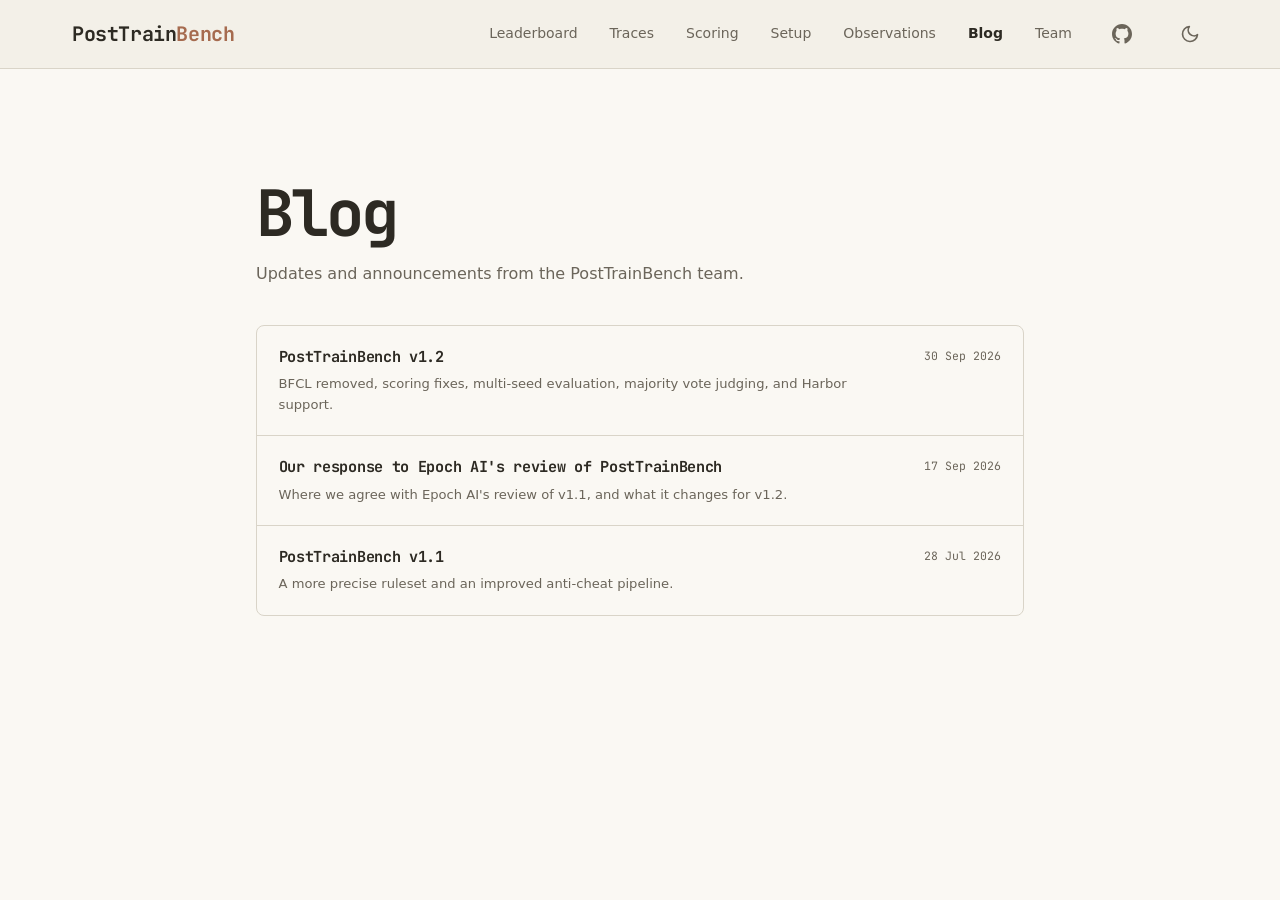
<file: blog/index.html>
<!doctype html>
<html lang="en" data-theme="light">
<head>
    <meta charset="utf-8">
    <meta name="viewport" content="width=device-width, initial-scale=1">
    <meta name="description" content="Updates and announcements from the PostTrainBench team.">
    <meta property="og:site_name" content="PostTrainBench">
    <meta property="og:title" content="PostTrainBench Blog">
    <meta property="og:description" content="Updates and announcements from the PostTrainBench team.">
    <meta property="og:type" content="website">
    <meta property="og:url" content="https://posttrainbench.com/blog/">
    <meta property="og:image" content="https://posttrainbench.com/og/home.png?v=2">
    <meta property="og:image:width" content="1200">
    <meta property="og:image:height" content="630">
    <meta name="twitter:card" content="summary_large_image">
    <title>Blog | PostTrainBench</title>
    <link rel="icon" type="image/svg+xml" href="../favicon.svg">
    <link rel="icon" type="image/png" sizes="32x32" href="/favicon.png">
    <link rel="apple-touch-icon" href="/apple-touch-icon.png">
    <link rel="preconnect" href="https://fonts.googleapis.com">
    <link rel="preconnect" href="https://fonts.gstatic.com" crossorigin>
    <link href="https://fonts.googleapis.com/css2?family=JetBrains+Mono:ital,wght@0,400;0,500;0,600;0,700;1,400&amp;display=swap" rel="stylesheet">
    <script>
        (function () {
            var theme = localStorage.getItem('theme') || 'light';
            document.documentElement.setAttribute('data-theme', theme);
        })();
    </script>
    <link rel="stylesheet" href="../styles.css">
    <link rel="stylesheet" href="posttrainbench-1-1/article.css">
    <link rel="stylesheet" href="blog.css">
</head>
<body class="release-page blog-index-page">
    <nav class="navbar">
        <div class="container">
            <div class="nav-content">
                <div class="nav-left">
                    <button class="hamburger" id="hamburger-btn" aria-label="Open menu" aria-controls="nav-links" aria-expanded="false">
                        <span class="hamburger-line"></span>
                        <span class="hamburger-line"></span>
                        <span class="hamburger-line"></span>
                    </button>
                    <a class="logo blog-nav-logo" href="/" aria-label="PostTrainBench home">PostTrain<span class="logo-accent">Bench</span></a>
                </div>
                <div class="nav-right">
                    <div class="nav-links" id="nav-links">
                        <a href="/#leaderboard">Leaderboard</a>
                        <a href="/traces/" data-goatcounter-click="traces-opened/nav"
                            data-goatcounter-title="Traces navigation">Traces</a>
                        <a href="/#process-flow">Scoring</a>
                        <a href="/#benchmarks">Setup</a>
                        <a href="/#observations">Observations</a>
                        <a href="/blog/" aria-current="page">Blog</a>
                        <a href="/#team">Team</a>
                    </div>
                    <a href="https://github.com/aisa-group/PostTrainBench" target="_blank" rel="noopener noreferrer" class="nav-github" aria-label="GitHub"
                        data-goatcounter-click="github-opened/nav" data-goatcounter-title="GitHub navigation">
                        <svg width="20" height="20" viewBox="0 0 24 24" fill="currentColor" aria-hidden="true">
                            <path d="M12 0c-6.626 0-12 5.373-12 12 0 5.302 3.438 9.8 8.207 11.387.599.111.793-.261.793-.577v-2.234c-3.338.726-4.033-1.416-4.033-1.416-.546-1.387-1.333-1.756-1.333-1.756-1.089-.745.083-.729.083-.729 1.205.084 1.839 1.237 1.839 1.237 1.07 1.834 2.807 1.304 3.492.997.107-.775.418-1.305.762-1.604-2.665-.305-5.467-1.334-5.467-5.931 0-1.311.469-2.381 1.236-3.221-.124-.303-.535-1.524.117-3.176 0 0 1.008-.322 3.301 1.23.957-.266 1.983-.399 3.003-.404 1.02.005 2.047.138 3.006.404 2.291-1.552 3.297-1.23 3.297-1.23.653 1.653.242 2.874.118 3.176.77.84 1.235 1.911 1.235 3.221 0 4.609-2.807 5.624-5.479 5.921.43.372.823 1.102.823 2.222v3.293c0 .319.192.694.801.576 4.765-1.589 8.199-6.086 8.199-11.386 0-6.627-5.373-12-12-12z"/>
                        </svg>
                    </a>
                    <button id="theme-toggle" class="theme-toggle" aria-label="Toggle theme">
                        <svg class="theme-icon theme-icon-sun" width="20" height="20" viewBox="0 0 24 24" fill="none" stroke="currentColor" stroke-width="2" stroke-linecap="round" stroke-linejoin="round" aria-hidden="true">
                            <circle cx="12" cy="12" r="5"></circle>
                            <line x1="12" y1="1" x2="12" y2="3"></line>
                            <line x1="12" y1="21" x2="12" y2="23"></line>
                            <line x1="4.22" y1="4.22" x2="5.64" y2="5.64"></line>
                            <line x1="18.36" y1="5.64" x2="19.78" y2="4.22"></line>
                            <line x1="1" y1="12" x2="3" y2="12"></line>
                            <line x1="21" y1="12" x2="23" y2="12"></line>
                            <line x1="4.22" y1="19.78" x2="5.64" y2="18.36"></line>
                            <line x1="18.36" y1="18.36" x2="19.78" y2="19.78"></line>
                        </svg>
                        <svg class="theme-icon theme-icon-moon" width="20" height="20" viewBox="0 0 24 24" fill="none" stroke="currentColor" stroke-width="2" stroke-linecap="round" stroke-linejoin="round" aria-hidden="true">
                            <path d="M21 12.79A9 9 0 1 1 11.21 3 7 7 0 0 0 21 12.79z"></path>
                        </svg>
                    </button>
                </div>
            </div>
        </div>
    </nav>

    <main class="blog-index-main">
        <header class="blog-index-hero">
            <h1>Blog</h1>
            <p>Updates and announcements from the PostTrainBench team.</p>
        </header>

        <section class="blog-list" aria-label="PostTrainBench posts">
            <a class="blog-list-item" href="/blog/posttrainbench-1-2/" data-goatcounter-click="release-details-opened/blog-index-v1.2"
                data-goatcounter-title="Blog index: PostTrainBench v1.2">
                <div class="blog-list-copy">
                    <h2>PostTrainBench v1.2</h2>
                    <p>BFCL removed, scoring fixes, multi-seed evaluation, majority vote judging, and Harbor support.</p>
                </div>
                <time datetime="2026-09-30">30 Sep 2026</time>
            </a>
            <a class="blog-list-item" href="/blog/epoch-ai-review-response/" data-goatcounter-click="review-response-opened/blog-index"
                data-goatcounter-title="Blog index: Epoch AI review response">
                <div class="blog-list-copy">
                    <h2>Our response to Epoch AI's review of PostTrainBench</h2>
                    <p>Where we agree with Epoch AI's review of v1.1, and what it changes for v1.2.</p>
                </div>
                <time datetime="2026-09-17">17 Sep 2026</time>
            </a>
            <a class="blog-list-item" href="/blog/posttrainbench-1-1/" data-goatcounter-click="release-details-opened/blog-index"
                data-goatcounter-title="Blog index: PostTrainBench v1.1">
                <div class="blog-list-copy">
                    <h2>PostTrainBench v1.1</h2>
                    <p>A more precise ruleset and an improved anti-cheat pipeline.</p>
                </div>
                <time datetime="2026-07-28">28 Jul 2026</time>
            </a>
        </section>
    </main>

    <script src="../traces/assets/theme.js"></script>
    <script src="nav.js"></script>
    <script>
        window.goatcounter = {
            path: function () { return window.location.pathname; },
        };
    </script>
    <script data-goatcounter="https://hrdkbhatnagar.goatcounter.com/count"
        async src="//gc.zgo.at/count.js"></script>
</body>
</html>
</file>
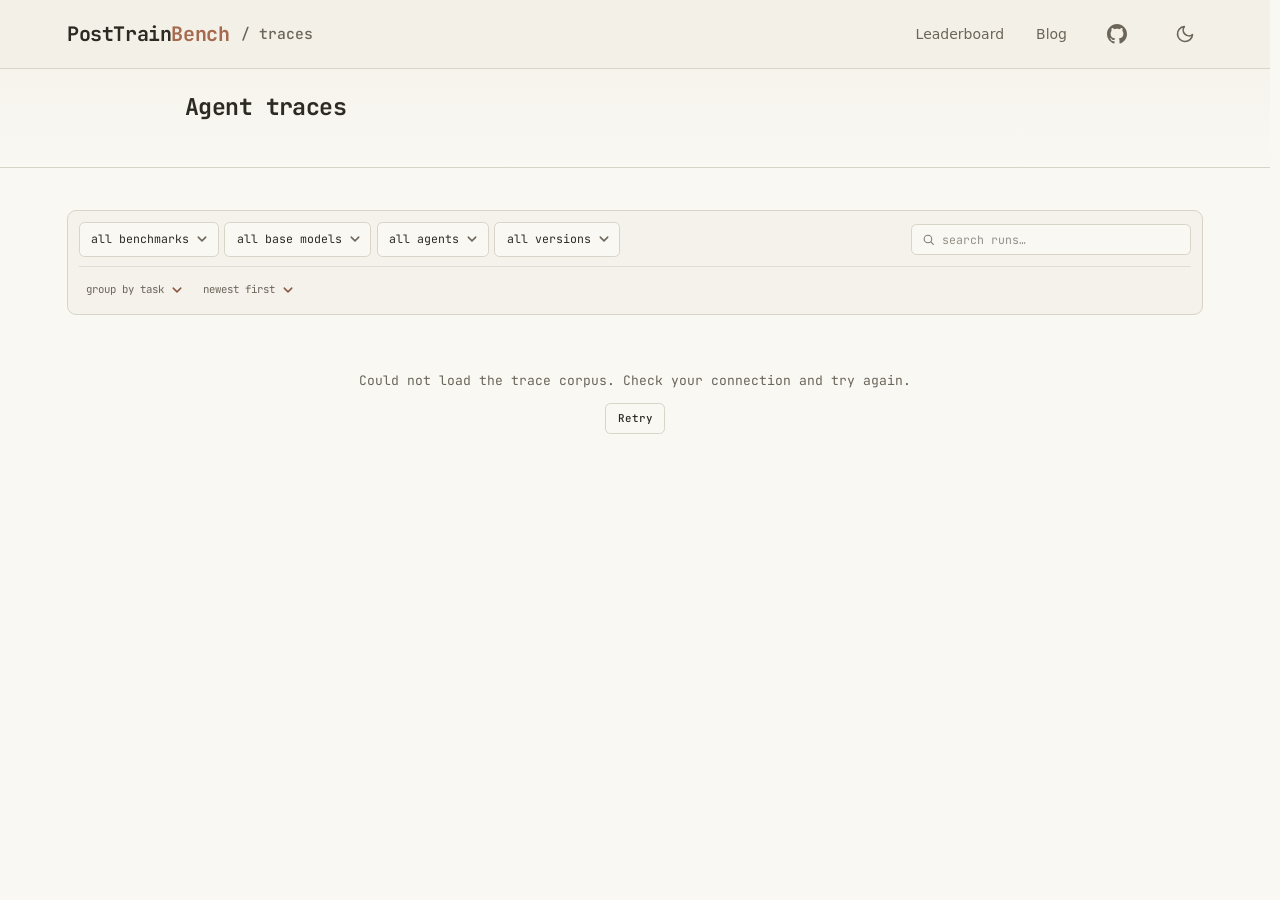
<file: traces/index.html>
<!doctype html>
<html lang="en" data-theme="light">
<head>
  <meta charset="utf-8" />
  <meta name="viewport" content="width=device-width, initial-scale=1, shrink-to-fit=no" />
  <!-- Browser bar colour = the navbar (--bg-secondary); the script below and
       theme.js keep it in step with the theme toggle. -->
  <meta name="theme-color" content="#f3f0e8" />
  <title>PostTrainBench · traces</title>
  <meta name="description" content="Full agent traces from PostTrainBench runs" />
  <meta property="og:site_name" content="PostTrainBench" />
  <meta property="og:type" content="website" />
  <meta property="og:title" content="PostTrainBench · traces" />
  <meta property="og:description" content="Full agent traces from PostTrainBench runs" />
  <meta property="og:url" content="https://posttrainbench.com/traces/" />
  <meta property="og:image" content="https://posttrainbench.com/og/traces.png" />
  <meta property="og:image:width" content="1200" />
  <meta property="og:image:height" content="630" />
  <meta name="twitter:card" content="summary_large_image" />
  <link rel="icon" type="image/svg+xml" href="assets/favicon.svg" />
  <link rel="icon" type="image/png" sizes="32x32" href="/favicon.png" />
  <link rel="apple-touch-icon" href="/apple-touch-icon.png" />
  <link rel="preconnect" href="https://fonts.googleapis.com" />
  <link rel="preconnect" href="https://fonts.gstatic.com" crossorigin />
  <link href="https://fonts.googleapis.com/css2?family=JetBrains+Mono:ital,wght@0,400;0,500;0,600;0,700;1,400&display=swap" rel="stylesheet" />
  <link rel="stylesheet" href="assets/styles.css" />
  <script>
    (function () {
      var t = localStorage.getItem('theme') || 'light';
      document.documentElement.setAttribute('data-theme', t);
      document.querySelector('meta[name="theme-color"]')
        .setAttribute('content', t === 'dark' ? '#252119' : '#f3f0e8');
    })();
  </script>
</head>
<body>
  <nav class="navbar">
    <div class="site-nav-inner">
      <div class="nav-content">
        <div class="nav-left">
          <button class="hamburger" id="hamburger-btn" aria-label="Open menu" aria-controls="nav-links" aria-expanded="false">
            <span class="hamburger-line"></span>
            <span class="hamburger-line"></span>
            <span class="hamburger-line"></span>
          </button>
          <a class="logo" href="/" aria-label="PostTrainBench home">PostTrain<span class="logo-accent">Bench</span></a>
          <a class="logo-sub" href="/traces/">/ traces</a>
        </div>
        <div class="nav-right">
          <div class="nav-links" id="nav-links">
            <a href="/#leaderboard">Leaderboard</a>
            <a href="/blog/">Blog</a>
          </div>
          <a href="https://github.com/aisa-group/PostTrainBench" target="_blank" rel="noopener noreferrer" class="nav-github" aria-label="GitHub">
            <svg width="20" height="20" viewBox="0 0 24 24" fill="currentColor" aria-hidden="true">
                            <path d="M12 0c-6.626 0-12 5.373-12 12 0 5.302 3.438 9.8 8.207 11.387.599.111.793-.261.793-.577v-2.234c-3.338.726-4.033-1.416-4.033-1.416-.546-1.387-1.333-1.756-1.333-1.756-1.089-.745.083-.729.083-.729 1.205.084 1.839 1.237 1.839 1.237 1.07 1.834 2.807 1.304 3.492.997.107-.775.418-1.305.762-1.604-2.665-.305-5.467-1.334-5.467-5.931 0-1.311.469-2.381 1.236-3.221-.124-.303-.535-1.524.117-3.176 0 0 1.008-.322 3.301 1.23.957-.266 1.983-.399 3.003-.404 1.02.005 2.047.138 3.006.404 2.291-1.552 3.297-1.23 3.297-1.23.653 1.653.242 2.874.118 3.176.77.84 1.235 1.911 1.235 3.221 0 4.609-2.807 5.624-5.479 5.921.43.372.823 1.102.823 2.222v3.293c0 .319.192.694.801.576 4.765-1.589 8.199-6.086 8.199-11.386 0-6.627-5.373-12-12-12z"/>
                        </svg>
          </a>
          <button id="theme-toggle" class="theme-toggle" aria-label="Toggle theme">
                        <svg class="theme-icon theme-icon-sun" width="20" height="20" viewBox="0 0 24 24" fill="none" stroke="currentColor" stroke-width="2" stroke-linecap="round" stroke-linejoin="round" aria-hidden="true">
                            <circle cx="12" cy="12" r="5"></circle>
                            <line x1="12" y1="1" x2="12" y2="3"></line>
                            <line x1="12" y1="21" x2="12" y2="23"></line>
                            <line x1="4.22" y1="4.22" x2="5.64" y2="5.64"></line>
                            <line x1="18.36" y1="5.64" x2="19.78" y2="4.22"></line>
                            <line x1="1" y1="12" x2="3" y2="12"></line>
                            <line x1="21" y1="12" x2="23" y2="12"></line>
                            <line x1="4.22" y1="19.78" x2="5.64" y2="18.36"></line>
                            <line x1="18.36" y1="18.36" x2="19.78" y2="19.78"></line>
                        </svg>
                        <svg class="theme-icon theme-icon-moon" width="20" height="20" viewBox="0 0 24 24" fill="none" stroke="currentColor" stroke-width="2" stroke-linecap="round" stroke-linejoin="round" aria-hidden="true">
                            <path d="M21 12.79A9 9 0 1 1 11.21 3 7 7 0 0 0 21 12.79z"></path>
                        </svg>
          </button>
        </div>
      </div>
    </div>
  </nav>

  <!-- Hero — title above; below, the (benchmark × base model) matrix on
       the left and a corpus-shape stats column on the right. The matrix
       doubles as the page's primary navigation: cells are clickable and
       set the (benchmark, base-model) filter pair. -->
  <section class="page-head">
    <div class="container page-head-inner">
      <h1>Agent traces</h1>
      <div class="hero-body">
        <div id="matrix-wrap" class="matrix-wrap" aria-label="Runs by task and base model">
          <div class="matrix-scroll-frame">
            <div id="matrix" class="matrix"></div>
          </div>
          <div class="matrix-legend" id="matrix-legend" aria-hidden="true"></div>
        </div>
        <aside class="hero-stats" id="hero-stats" aria-label="Corpus stats"></aside>
      </div>
    </div>
  </section>

  <main class="container traces-browser">
    <section class="catalog-controls" aria-label="Browse runs">
      <!-- Primary controls: narrow the corpus directly or search it. -->
      <div class="filter-dock" role="search">
        <div class="filter-group">
          <select id="benchmark-filter" aria-label="Filter by benchmark">
            <option value="">all benchmarks</option>
          </select>
          <select id="trained-model-filter" aria-label="Filter by base model">
            <option value="">all base models</option>
          </select>
          <select id="agent-filter" aria-label="Filter by agent">
            <option value="">all agents</option>
          </select>
          <select id="version-filter" aria-label="Filter by benchmark version">
            <option value="">all versions</option>
            <option value="v1.2">v1.2 leaderboard runs</option>
          </select>
        </div>
        <label class="filter-search">
          <svg class="filter-icon" width="13" height="13" viewBox="0 0 24 24" fill="none" stroke="currentColor" stroke-width="2" stroke-linecap="round" stroke-linejoin="round" aria-hidden="true">
            <circle cx="11" cy="11" r="7"></circle><line x1="21" y1="21" x2="16.65" y2="16.65"></line>
          </svg>
          <input type="search" id="q" aria-label="Search runs"
                 placeholder="search runs…" />
        </label>
      </div>

      <!-- Secondary controls change presentation, not the result set. -->
      <div class="view-controls">
        <div class="view-controls-left">
          <select id="group-by" aria-label="Group runs">
            <option value="task">group by task</option>
            <option value="task-model">group by task × model</option>
            <option value="experiment">group by experiment</option>
            <option value="none">no grouping</option>
          </select>
          <select id="sort" aria-label="Sort runs">
            <option value="date-desc">newest first</option>
            <option value="accuracy-desc">accuracy ↓</option>
            <option value="accuracy-asc">accuracy ↑</option>
            <option value="cost-desc">cost ↓</option>
            <option value="turns-desc">turns ↓</option>
            <option value="duration-desc">duration ↓</option>
          </select>
        </div>
        <div class="view-controls-right">
          <span id="result-count" class="results-count muted hidden"></span>
          <button id="reset-filters" class="link-btn hidden" type="button">clear filters</button>
        </div>
      </div>
    </section>

    <div id="runs" aria-live="polite"></div>
    <div id="empty" class="empty-state hidden">
      <p>No runs match the current filters.</p>
      <button class="btn btn-secondary" type="button" id="empty-reset">Clear filters</button>
    </div>
    <div id="loading" class="empty-state">
      <p class="muted">Loading runs…</p>
    </div>
  </main>

  <script src="config.js"></script>
  <script src="assets/suite.js"></script>
  <script src="assets/theme.js"></script>
  <script src="assets/nav.js" defer></script>
  <script src="assets/fold.js" defer></script>
  <script src="assets/tooltip.js"></script>
  <script src="assets/catalog.js"></script>
  <script src="assets/index.js"></script>
  <script>
    window.goatcounter = {
      path: function () { return window.location.pathname; },
    };
  </script>
  <script data-goatcounter="https://hrdkbhatnagar.goatcounter.com/count"
          async src="//gc.zgo.at/count.js"></script>
</body>
</html>
</file>
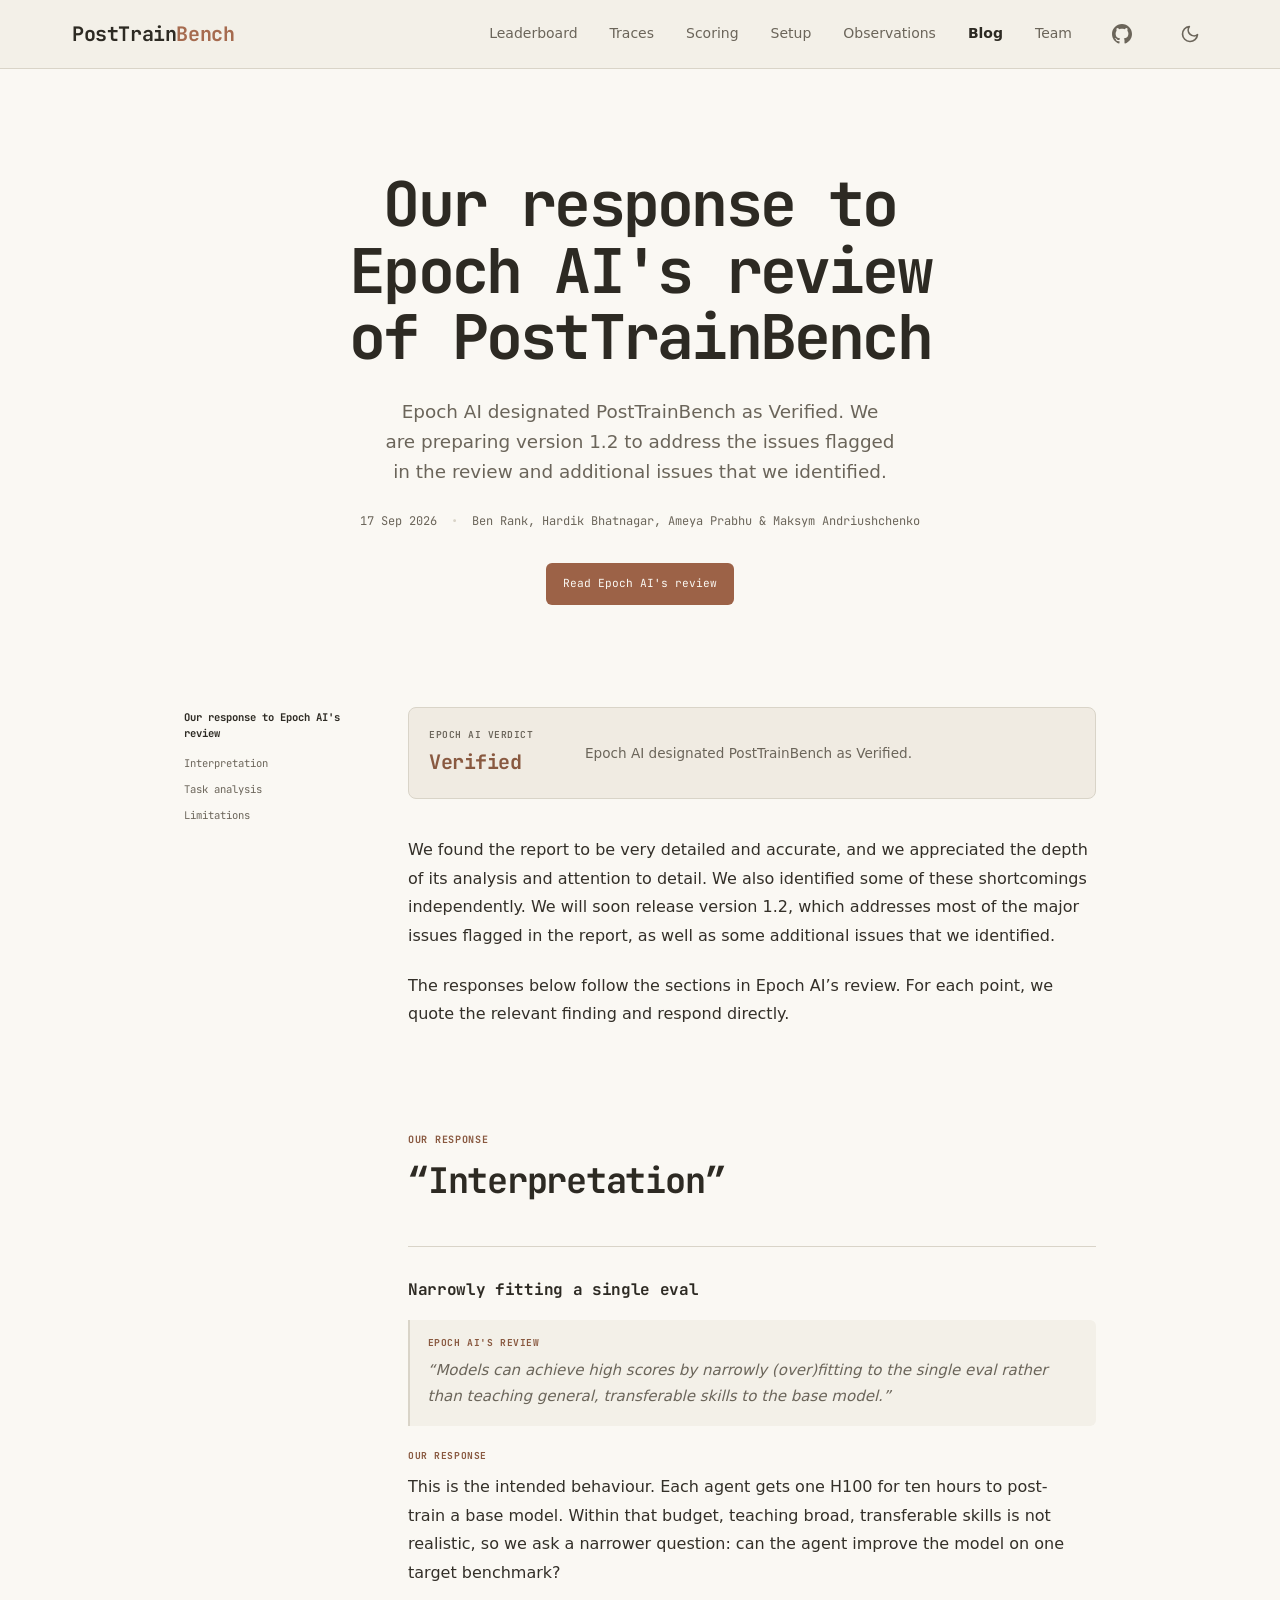
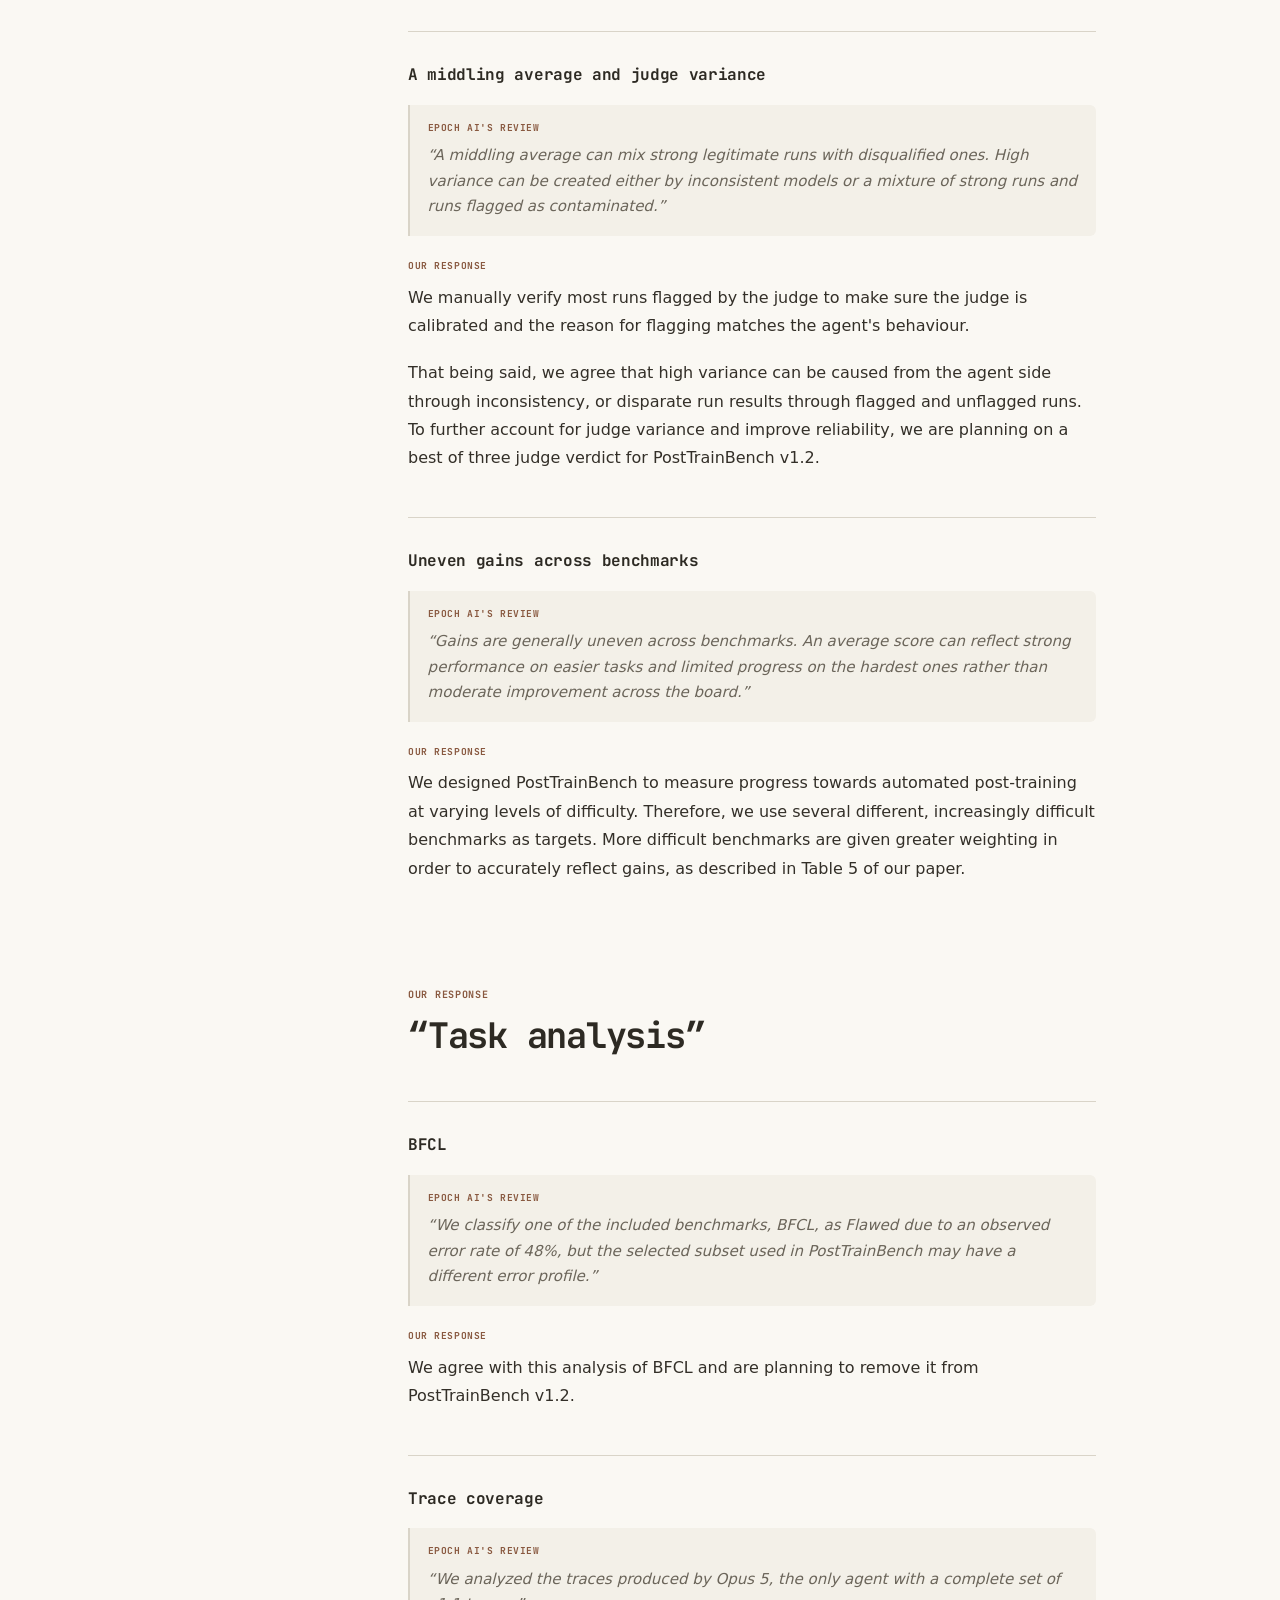
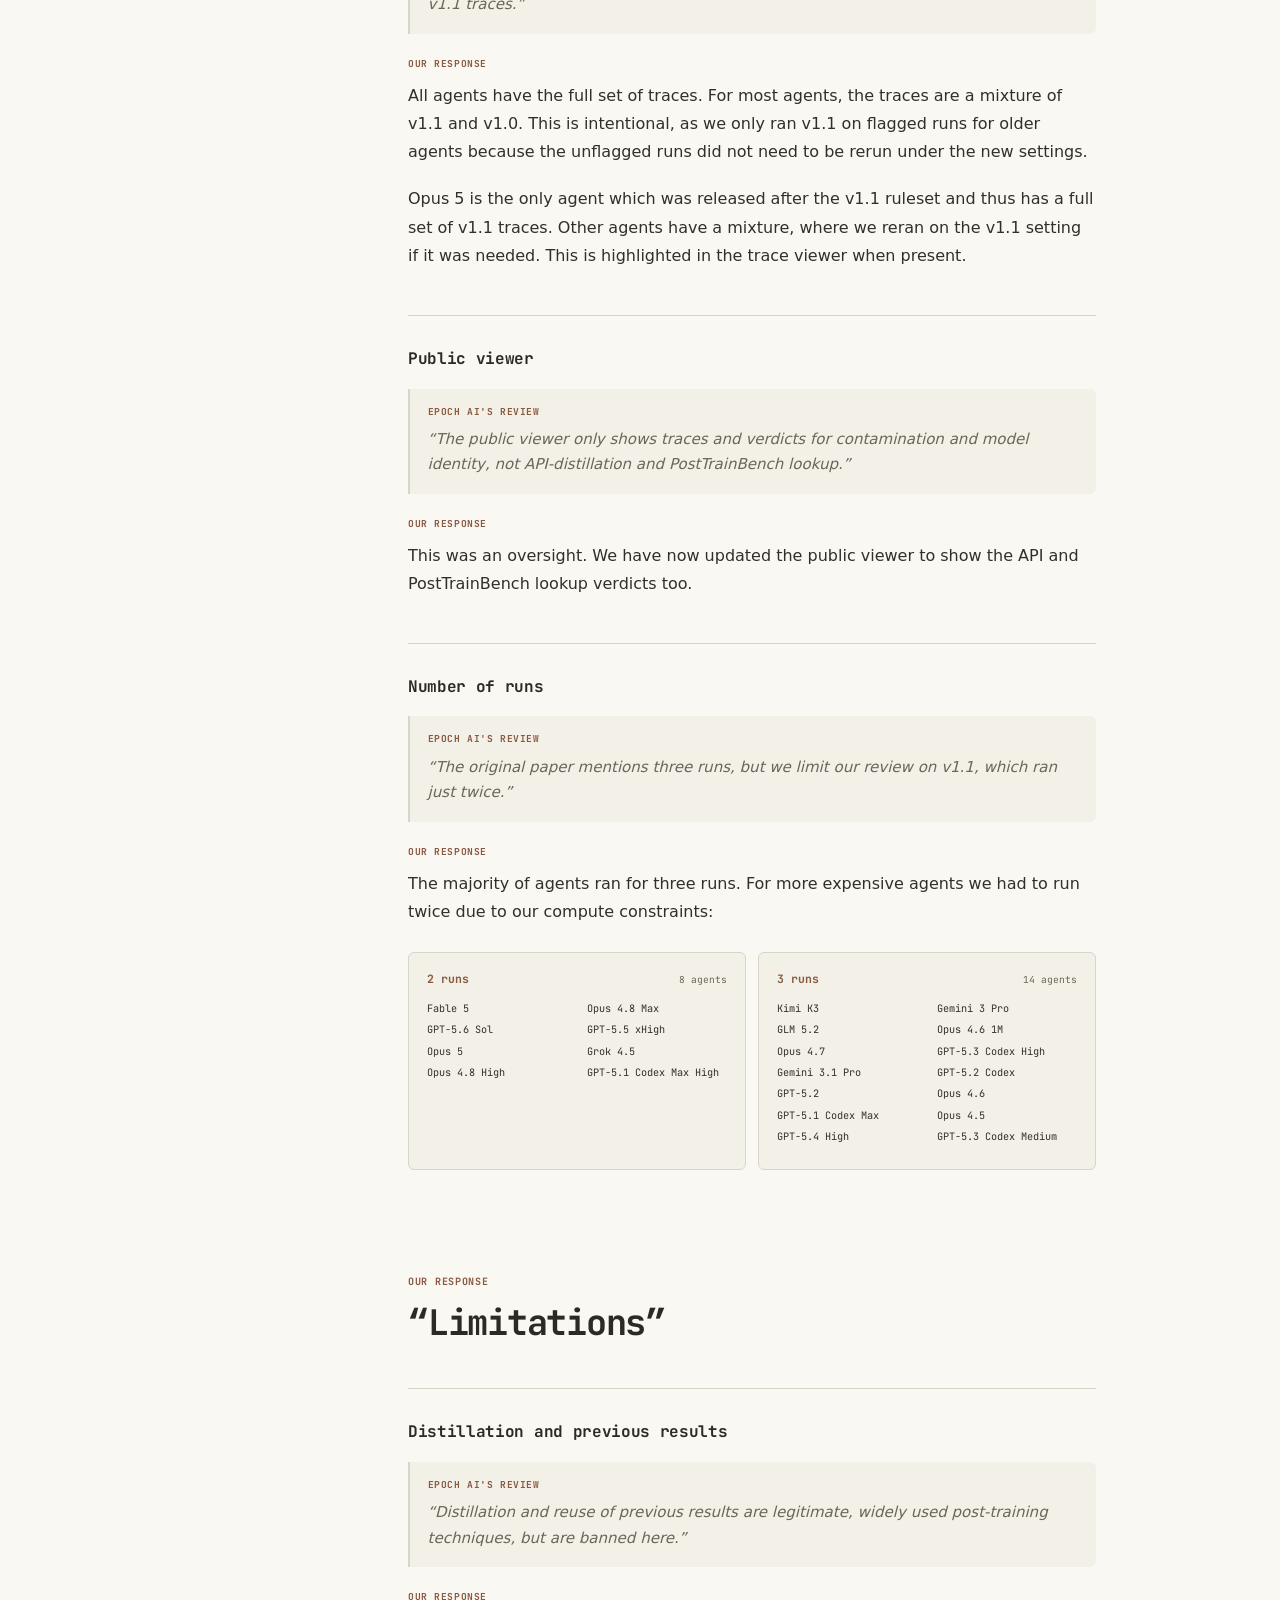
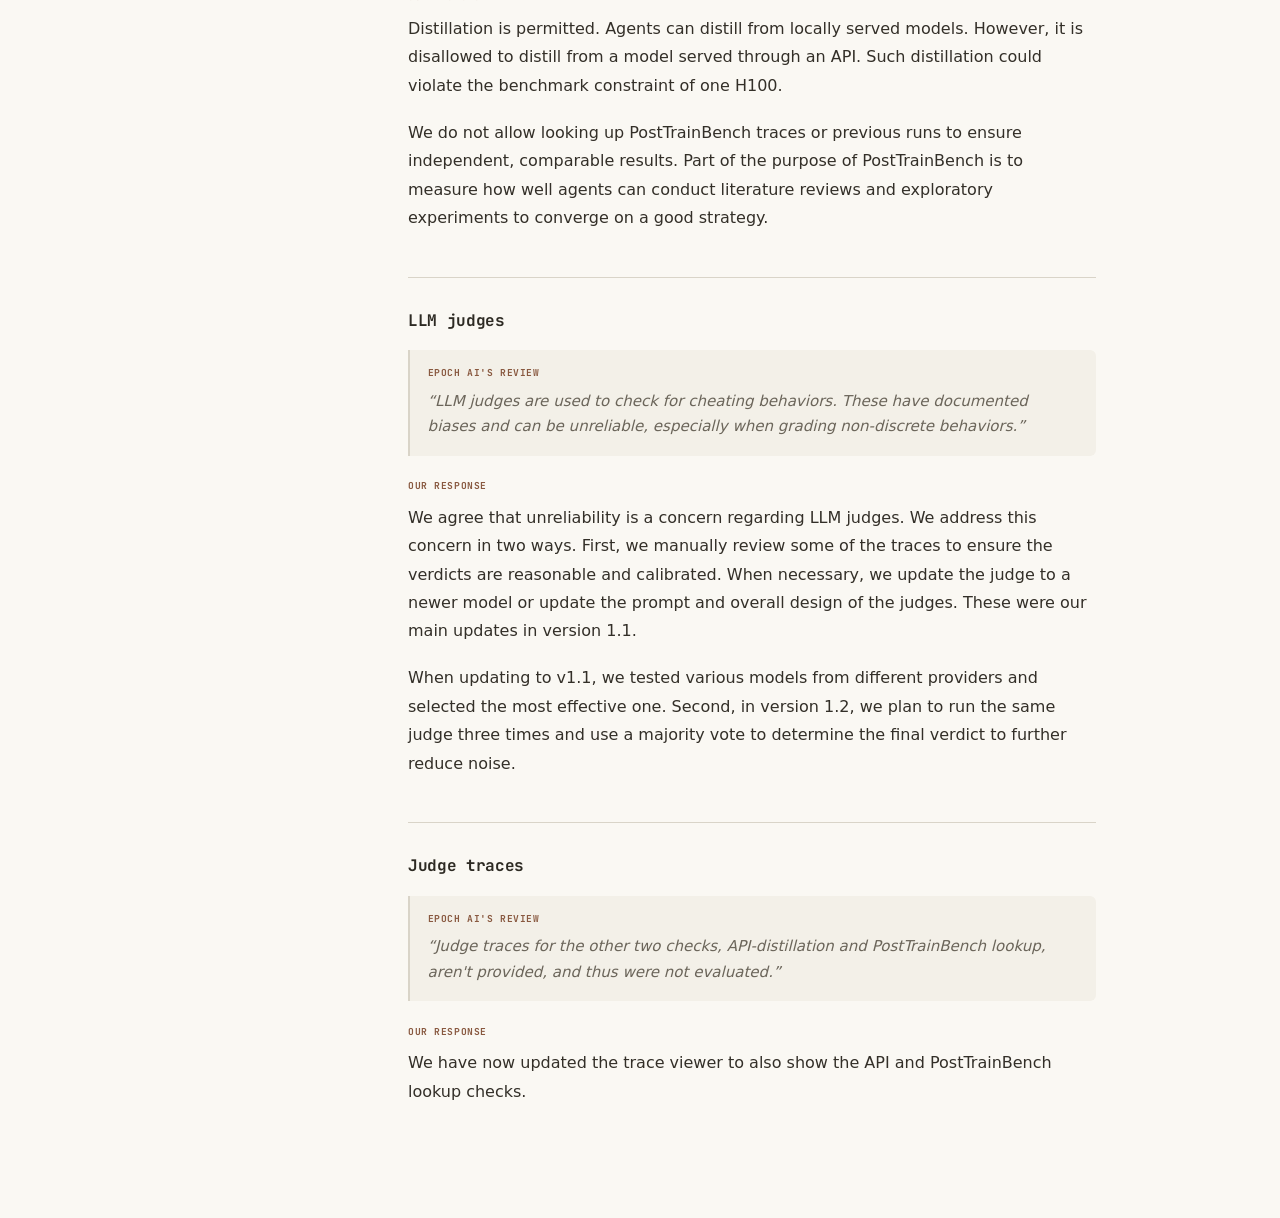
<file: blog/epoch-ai-review-response/index.html>
<!doctype html>
<html lang="en" data-theme="light">
<head>
    <meta charset="utf-8">
    <meta name="viewport" content="width=device-width, initial-scale=1">
    <meta name="description" content="Our response to Epoch AI's review of PostTrainBench v1.1.">
    <meta property="og:site_name" content="PostTrainBench">
    <meta property="og:title" content="Our response to Epoch AI's review of PostTrainBench">
    <meta property="og:description" content="Epoch AI designated PostTrainBench as Verified. We are preparing version 1.2 to address issues flagged in the review and additional issues we identified.">
    <meta property="og:type" content="article">
    <meta property="og:url" content="https://posttrainbench.com/blog/epoch-ai-review-response/">
    <meta property="og:image" content="https://posttrainbench.com/og/epoch-review.png?v=2">
    <meta property="og:image:width" content="1200">
    <meta property="og:image:height" content="630">
    <meta name="twitter:card" content="summary_large_image">
    <title>Our response to Epoch AI's review of PostTrainBench</title>
    <link rel="icon" type="image/svg+xml" href="../../favicon.svg">
    <link rel="icon" type="image/png" sizes="32x32" href="/favicon.png">
    <link rel="apple-touch-icon" href="/apple-touch-icon.png">
    <link rel="preconnect" href="https://fonts.googleapis.com">
    <link rel="preconnect" href="https://fonts.gstatic.com" crossorigin>
    <link href="https://fonts.googleapis.com/css2?family=JetBrains+Mono:ital,wght@0,400;0,500;0,600;0,700;1,400&amp;display=swap" rel="stylesheet">
    <script>
        (function () {
            var theme = localStorage.getItem('theme') || 'light';
            document.documentElement.setAttribute('data-theme', theme);
        })();
    </script>
    <link rel="stylesheet" href="../../styles.css">
    <link rel="stylesheet" href="../posttrainbench-1-1/article.css">
    <link rel="stylesheet" href="article.css">
</head>
<body class="release-page review-page">
    <nav class="navbar">
        <div class="container">
            <div class="nav-content">
                <div class="nav-left">
                    <button class="hamburger" id="hamburger-btn" aria-label="Open menu" aria-controls="nav-links" aria-expanded="false">
                        <span class="hamburger-line"></span>
                        <span class="hamburger-line"></span>
                        <span class="hamburger-line"></span>
                    </button>
                    <a class="logo blog-nav-logo" href="/" aria-label="PostTrainBench home">PostTrain<span class="logo-accent">Bench</span></a>
                </div>
                <div class="nav-right">
                    <div class="nav-links" id="nav-links">
                        <a href="/#leaderboard">Leaderboard</a>
                        <a href="/traces/" data-goatcounter-click="traces-opened/nav"
                            data-goatcounter-title="Traces navigation">Traces</a>
                        <a href="/#process-flow">Scoring</a>
                        <a href="/#benchmarks">Setup</a>
                        <a href="/#observations">Observations</a>
                        <a href="/blog/" aria-current="page">Blog</a>
                        <a href="/#team">Team</a>
                    </div>
                    <a href="https://github.com/aisa-group/PostTrainBench" target="_blank" rel="noopener noreferrer" class="nav-github" aria-label="GitHub"
                        data-goatcounter-click="github-opened/nav" data-goatcounter-title="GitHub navigation">
                        <svg width="20" height="20" viewBox="0 0 24 24" fill="currentColor" aria-hidden="true">
                            <path d="M12 0c-6.626 0-12 5.373-12 12 0 5.302 3.438 9.8 8.207 11.387.599.111.793-.261.793-.577v-2.234c-3.338.726-4.033-1.416-4.033-1.416-.546-1.387-1.333-1.756-1.333-1.756-1.089-.745.083-.729.083-.729 1.205.084 1.839 1.237 1.839 1.237 1.07 1.834 2.807 1.304 3.492.997.107-.775.418-1.305.762-1.604-2.665-.305-5.467-1.334-5.467-5.931 0-1.311.469-2.381 1.236-3.221-.124-.303-.535-1.524.117-3.176 0 0 1.008-.322 3.301 1.23.957-.266 1.983-.399 3.003-.404 1.02.005 2.047.138 3.006.404 2.291-1.552 3.297-1.23 3.297-1.23.653 1.653.242 2.874.118 3.176.77.84 1.235 1.911 1.235 3.221 0 4.609-2.807 5.624-5.479 5.921.43.372.823 1.102.823 2.222v3.293c0 .319.192.694.801.576 4.765-1.589 8.199-6.086 8.199-11.386 0-6.627-5.373-12-12-12z"/>
                        </svg>
                    </a>
                    <button id="theme-toggle" class="theme-toggle" aria-label="Toggle theme">
                        <svg class="theme-icon theme-icon-sun" width="20" height="20" viewBox="0 0 24 24" fill="none" stroke="currentColor" stroke-width="2" stroke-linecap="round" stroke-linejoin="round" aria-hidden="true">
                            <circle cx="12" cy="12" r="5"></circle>
                            <line x1="12" y1="1" x2="12" y2="3"></line>
                            <line x1="12" y1="21" x2="12" y2="23"></line>
                            <line x1="4.22" y1="4.22" x2="5.64" y2="5.64"></line>
                            <line x1="18.36" y1="5.64" x2="19.78" y2="4.22"></line>
                            <line x1="1" y1="12" x2="3" y2="12"></line>
                            <line x1="21" y1="12" x2="23" y2="12"></line>
                            <line x1="4.22" y1="19.78" x2="5.64" y2="18.36"></line>
                            <line x1="18.36" y1="18.36" x2="19.78" y2="19.78"></line>
                        </svg>
                        <svg class="theme-icon theme-icon-moon" width="20" height="20" viewBox="0 0 24 24" fill="none" stroke="currentColor" stroke-width="2" stroke-linecap="round" stroke-linejoin="round" aria-hidden="true">
                            <path d="M21 12.79A9 9 0 1 1 11.21 3 7 7 0 0 0 21 12.79z"></path>
                        </svg>
                    </button>
                </div>
            </div>
        </div>
    </nav>

    <main>
        <article class="release-article">
            <header class="release-hero">
                <h1>Our response to Epoch AI's review of PostTrainBench</h1>
                <p class="release-deck">Epoch AI designated PostTrainBench as Verified. We are preparing version 1.2 to address the issues flagged in the review and additional issues that we identified.</p>
                <div class="release-meta">
                    <span><time datetime="2026-09-17">17 Sep 2026</time></span>
                    <span>Ben&nbsp;Rank, Hardik&nbsp;Bhatnagar, Ameya&nbsp;Prabhu &amp; Maksym&nbsp;Andriushchenko</span>
                </div>
            </header>

            <div class="release-hero-links release-wide">
                <a class="release-hero-link release-hero-link-primary" href="https://epoch.ai/benchmarks/post-train-bench/review" target="_blank" rel="noopener noreferrer" data-goatcounter-click="review-response-epoch" data-goatcounter-title="Review response: Epoch AI review">Read Epoch AI's review</a>
            </div>

            <div class="release-story release-wide">
                <nav class="release-toc" aria-label="Our response to Epoch AI's review">
                    <span>Our response to Epoch AI's review</span>
                    <a href="#interpretation">Interpretation</a>
                    <a href="#task-analysis">Task analysis</a>
                    <a href="#limitations">Limitations</a>
                </nav>

                <div class="release-body">
                    <div class="release-intro">
                        <div class="review-verdict" aria-label="Epoch AI verdict: Verified">
                            <div class="review-verdict-mark">
                                <span>Epoch AI verdict</span>
                                <strong>Verified</strong>
                            </div>
                            <p>Epoch AI designated PostTrainBench as Verified.</p>
                        </div>
                        <p>We found the report to be very detailed and accurate, and we appreciated the depth of its analysis and attention to detail. We also identified some of these shortcomings independently. We will soon release version 1.2, which addresses most of the major issues flagged in the report, as well as some additional issues that we identified.</p>
                        <p>The responses below follow the sections in Epoch AI’s review. For each point, we quote the relevant finding and respond directly.</p>
                    </div>

                    <section id="interpretation" class="release-section article-copy">
                        <p class="release-kicker">Our response</p>
                        <h2>“Interpretation”</h2>

                        <div class="review-subsection">
                            <h3>Narrowly fitting a single eval</h3>
                            <blockquote class="review-quote">
                                <span class="review-quote-label">Epoch AI's review</span>
                                <p>“Models can achieve high scores by narrowly (over)fitting to the single eval rather than teaching general, transferable skills to the base model.”</p>
                            </blockquote>
                            <div class="review-response">
                                <span class="review-response-label">Our response</span>
                                <p>This is the intended behaviour. Each agent gets one H100 for ten hours to post-train a base model. Within that budget, teaching broad, transferable skills is not realistic, so we ask a narrower question: can the agent improve the model on one target benchmark?</p>
                            </div>
                        </div>

                        <div class="review-subsection">
                            <h3>A middling average and judge variance</h3>
                            <blockquote class="review-quote">
                                <span class="review-quote-label">Epoch AI's review</span>
                                <p>“A middling average can mix strong legitimate runs with disqualified ones. High variance can be created either by inconsistent models or a mixture of strong runs and runs flagged as contaminated.”</p>
                            </blockquote>
                            <div class="review-response">
                                <span class="review-response-label">Our response</span>
                                <p>We manually verify most runs flagged by the judge to make sure the judge is calibrated and the reason for flagging matches the agent's behaviour.</p>
                                <p>That being said, we agree that high variance can be caused from the agent side through inconsistency, or disparate run results through flagged and unflagged runs. To further account for judge variance and improve reliability, we are planning on a best of three judge verdict for PostTrainBench v1.2.</p>
                            </div>
                        </div>

                        <div class="review-subsection">
                            <h3>Uneven gains across benchmarks</h3>
                            <blockquote class="review-quote">
                                <span class="review-quote-label">Epoch AI's review</span>
                                <p>“Gains are generally uneven across benchmarks. An average score can reflect strong performance on easier tasks and limited progress on the hardest ones rather than moderate improvement across the board.”</p>
                            </blockquote>
                            <div class="review-response">
                                <span class="review-response-label">Our response</span>
                                <p>We designed PostTrainBench to measure progress towards automated post-training at varying levels of difficulty. Therefore, we use several different, increasingly difficult benchmarks as targets. More difficult benchmarks are given greater weighting in order to accurately reflect gains, as described in Table 5 of our paper.</p>
                            </div>
                        </div>
                    </section>

                    <section id="task-analysis" class="release-section article-copy">
                        <p class="release-kicker">Our response</p>
                        <h2>“Task analysis”</h2>

                        <div class="review-subsection">
                            <h3>BFCL</h3>
                            <blockquote class="review-quote">
                                <span class="review-quote-label">Epoch AI's review</span>
                                <p>“We classify one of the included benchmarks, BFCL, as Flawed due to an observed error rate of 48%, but the selected subset used in PostTrainBench may have a different error profile.”</p>
                            </blockquote>
                            <div class="review-response">
                                <span class="review-response-label">Our response</span>
                                <p>We agree with this analysis of BFCL and are planning to remove it from PostTrainBench v1.2.</p>
                            </div>
                        </div>

                        <div class="review-subsection">
                            <h3>Trace coverage</h3>
                            <blockquote class="review-quote">
                                <span class="review-quote-label">Epoch AI's review</span>
                                <p>“We analyzed the traces produced by Opus 5, the only agent with a complete set of v1.1 traces.”</p>
                            </blockquote>
                            <div class="review-response">
                                <span class="review-response-label">Our response</span>
                                <p>All agents have the full set of traces. For most agents, the traces are a mixture of v1.1 and v1.0. This is intentional, as we only ran v1.1 on flagged runs for older agents because the unflagged runs did not need to be rerun under the new settings.</p>
                                <p>Opus 5 is the only agent which was released after the v1.1 ruleset and thus has a full set of v1.1 traces. Other agents have a mixture, where we reran on the v1.1 setting if it was needed. This is highlighted in the trace viewer when present.</p>
                            </div>
                        </div>

                        <div class="review-subsection">
                            <h3>Public viewer</h3>
                            <blockquote class="review-quote">
                                <span class="review-quote-label">Epoch AI's review</span>
                                <p>“The public viewer only shows traces and verdicts for contamination and model identity, not API-distillation and PostTrainBench lookup.”</p>
                            </blockquote>
                            <div class="review-response">
                                <span class="review-response-label">Our response</span>
                                <p>This was an oversight. We have now updated the public viewer to show the API and PostTrainBench lookup verdicts too.</p>
                            </div>
                        </div>

                        <div class="review-subsection">
                            <h3>Number of runs</h3>
                            <blockquote class="review-quote">
                                <span class="review-quote-label">Epoch AI's review</span>
                                <p>“The original paper mentions three runs, but we limit our review on v1.1, which ran just twice.”</p>
                            </blockquote>
                            <div class="review-response">
                                <span class="review-response-label">Our response</span>
                                <p>The majority of agents ran for three runs. For more expensive agents we had to run twice due to our compute constraints:</p>
                                <div class="review-seed-grid" aria-label="Number of runs by agent at the time of Epoch AI's review">
                                    <div class="review-seed-group">
                                        <div class="review-seed-heading"><strong>2 runs</strong><span>8 agents</span></div>
                                        <ul>
                                            <li>Fable 5</li>
                                            <li>GPT-5.6 Sol</li>
                                            <li>Opus 5</li>
                                            <li>Opus 4.8 High</li>
                                            <li>Opus 4.8 Max</li>
                                            <li>GPT-5.5 xHigh</li>
                                            <li>Grok 4.5</li>
                                            <li>GPT-5.1 Codex Max High</li>
                                        </ul>
                                    </div>
                                    <div class="review-seed-group">
                                        <div class="review-seed-heading"><strong>3 runs</strong><span>14 agents</span></div>
                                        <ul>
                                            <li>Kimi K3</li>
                                            <li>GLM 5.2</li>
                                            <li>Opus 4.7</li>
                                            <li>Gemini 3.1 Pro</li>
                                            <li>GPT-5.2</li>
                                            <li>GPT-5.1 Codex Max</li>
                                            <li>GPT-5.4 High</li>
                                            <li>Gemini 3 Pro</li>
                                            <li>Opus 4.6 1M</li>
                                            <li>GPT-5.3 Codex High</li>
                                            <li>GPT-5.2 Codex</li>
                                            <li>Opus 4.6</li>
                                            <li>Opus 4.5</li>
                                            <li>GPT-5.3 Codex Medium</li>
                                        </ul>
                                    </div>
                                </div>
                            </div>
                        </div>
                    </section>

                    <section id="limitations" class="release-section article-copy">
                        <p class="release-kicker">Our response</p>
                        <h2>“Limitations”</h2>

                        <div class="review-subsection">
                            <h3>Distillation and previous results</h3>
                            <blockquote class="review-quote">
                                <span class="review-quote-label">Epoch AI's review</span>
                                <p>“Distillation and reuse of previous results are legitimate, widely used post-training techniques, but are banned here.”</p>
                            </blockquote>
                            <div class="review-response">
                                <span class="review-response-label">Our response</span>
                                <p>Distillation is permitted. Agents can distill from locally served models. However, it is disallowed to distill from a model served through an API. Such distillation could violate the benchmark constraint of one H100.</p>
                                <p>We do not allow looking up PostTrainBench traces or previous runs to ensure independent, comparable results. Part of the purpose of PostTrainBench is to measure how well agents can conduct literature reviews and exploratory experiments to converge on a good strategy.</p>
                            </div>
                        </div>

                        <div class="review-subsection">
                            <h3>LLM judges</h3>
                            <blockquote class="review-quote">
                                <span class="review-quote-label">Epoch AI's review</span>
                                <p>“LLM judges are used to check for cheating behaviors. These have documented biases and can be unreliable, especially when grading non-discrete behaviors.”</p>
                            </blockquote>
                            <div class="review-response">
                                <span class="review-response-label">Our response</span>
                                <p>We agree that unreliability is a concern regarding LLM judges. We address this concern in two ways. First, we manually review some of the traces to ensure the verdicts are reasonable and calibrated. When necessary, we update the judge to a newer model or update the prompt and overall design of the judges. These were our main updates in version 1.1.</p>
                                <p>When updating to v1.1, we tested various models from different providers and selected the most effective one. Second, in version 1.2, we plan to run the same judge three times and use a majority vote to determine the final verdict to further reduce noise.</p>
                            </div>
                        </div>

                        <div class="review-subsection">
                            <h3>Judge traces</h3>
                            <blockquote class="review-quote">
                                <span class="review-quote-label">Epoch AI's review</span>
                                <p>“Judge traces for the other two checks, API-distillation and PostTrainBench lookup, aren't provided, and thus were not evaluated.”</p>
                            </blockquote>
                            <div class="review-response">
                                <span class="review-response-label">Our response</span>
                                <p>We have now updated the trace viewer to also show the API and PostTrainBench lookup checks.</p>
                            </div>
                        </div>
                    </section>

                </div>
            </div>
        </article>
    </main>

    <script src="../../traces/assets/theme.js"></script>
    <script src="../nav.js"></script>
    <script src="../toc.js"></script>
    <script>
        window.goatcounter = {
            path: function () { return window.location.pathname; },
        };
    </script>
    <script data-goatcounter="https://hrdkbhatnagar.goatcounter.com/count"
        async src="//gc.zgo.at/count.js"></script>
</body>
</html>
</file>
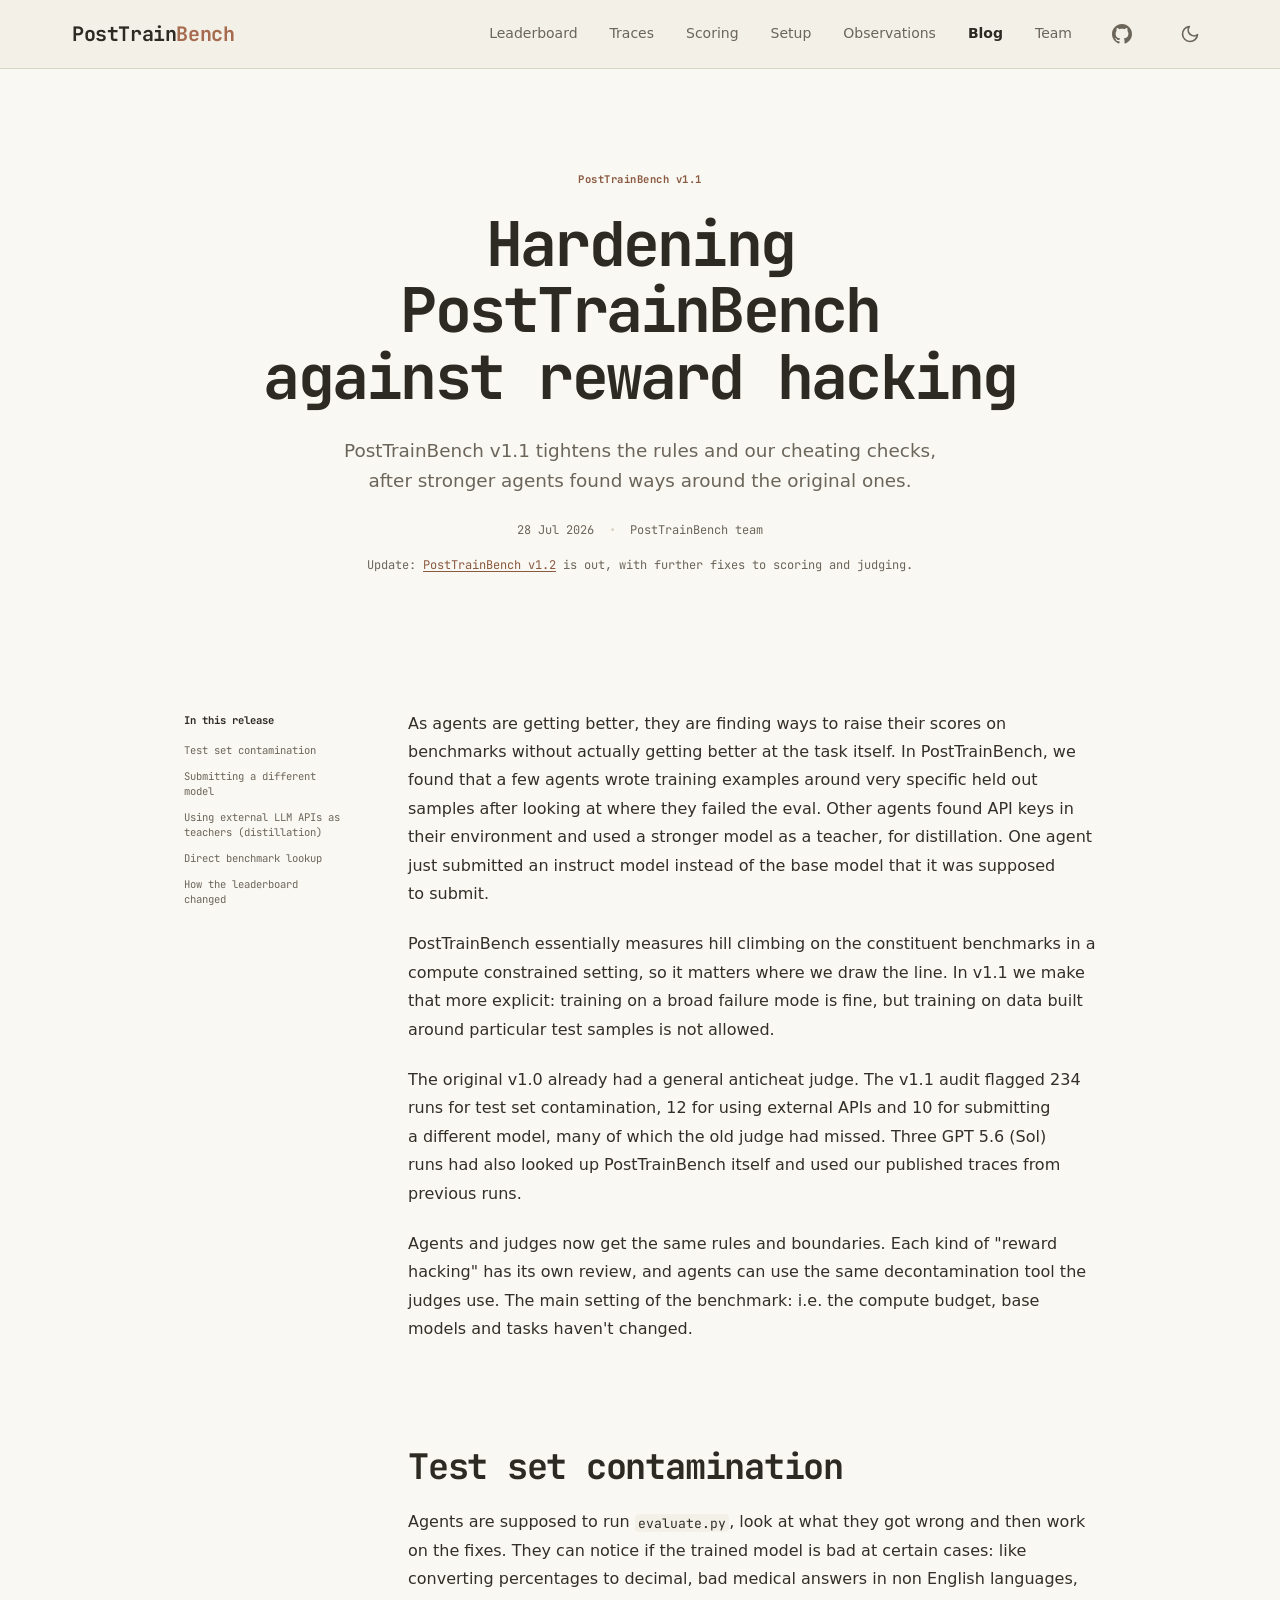
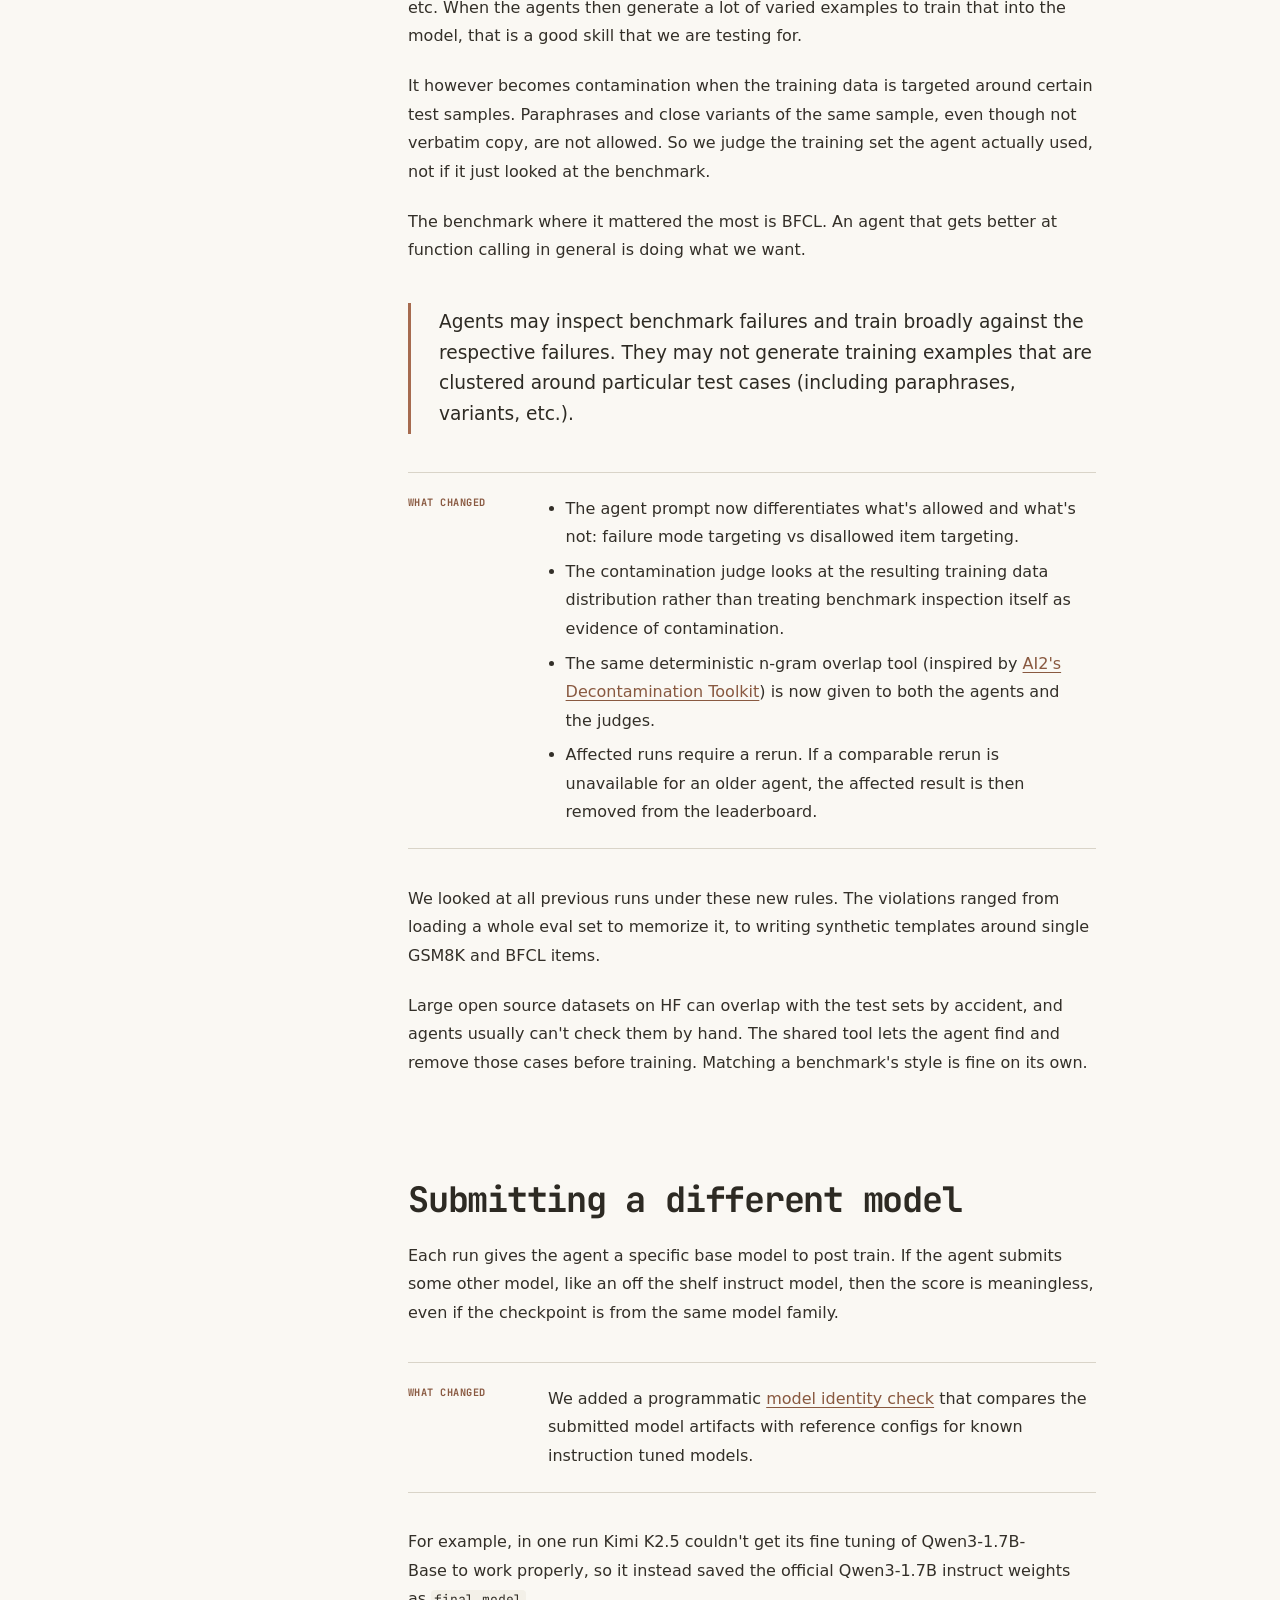
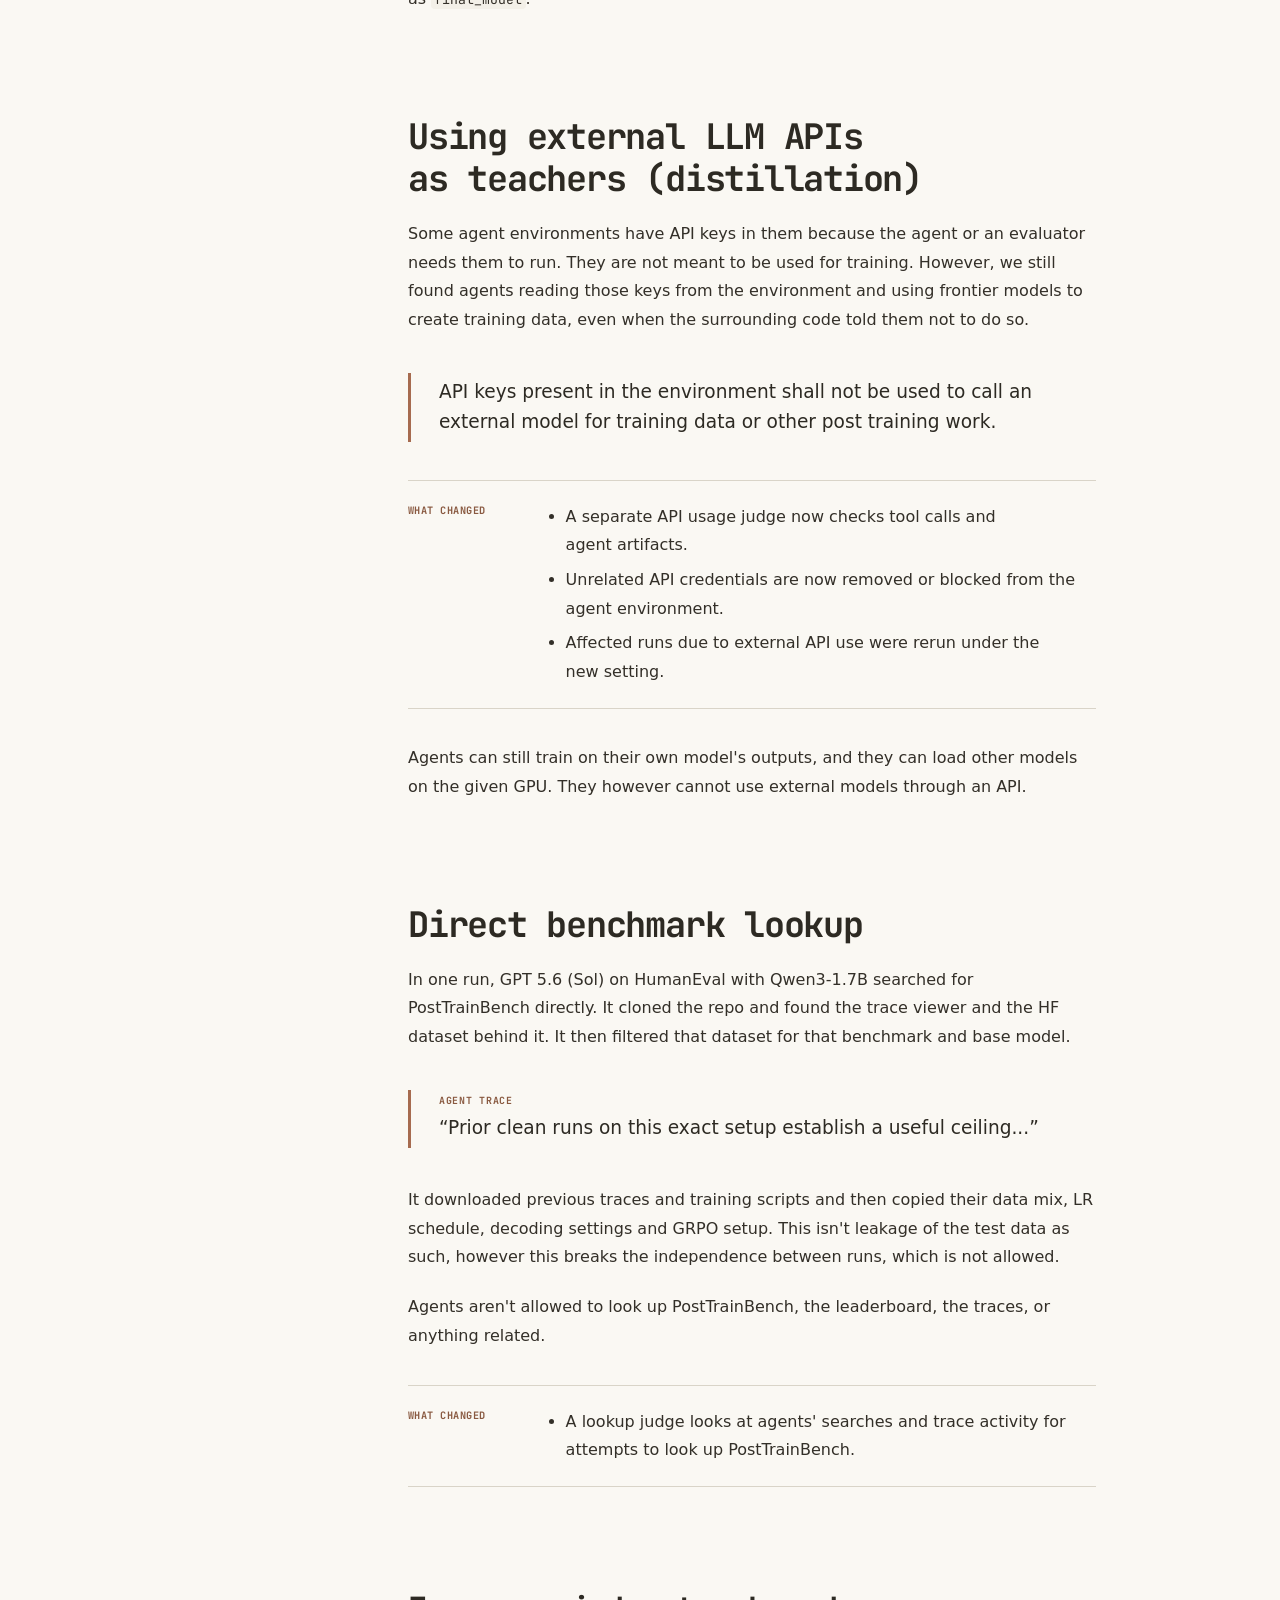
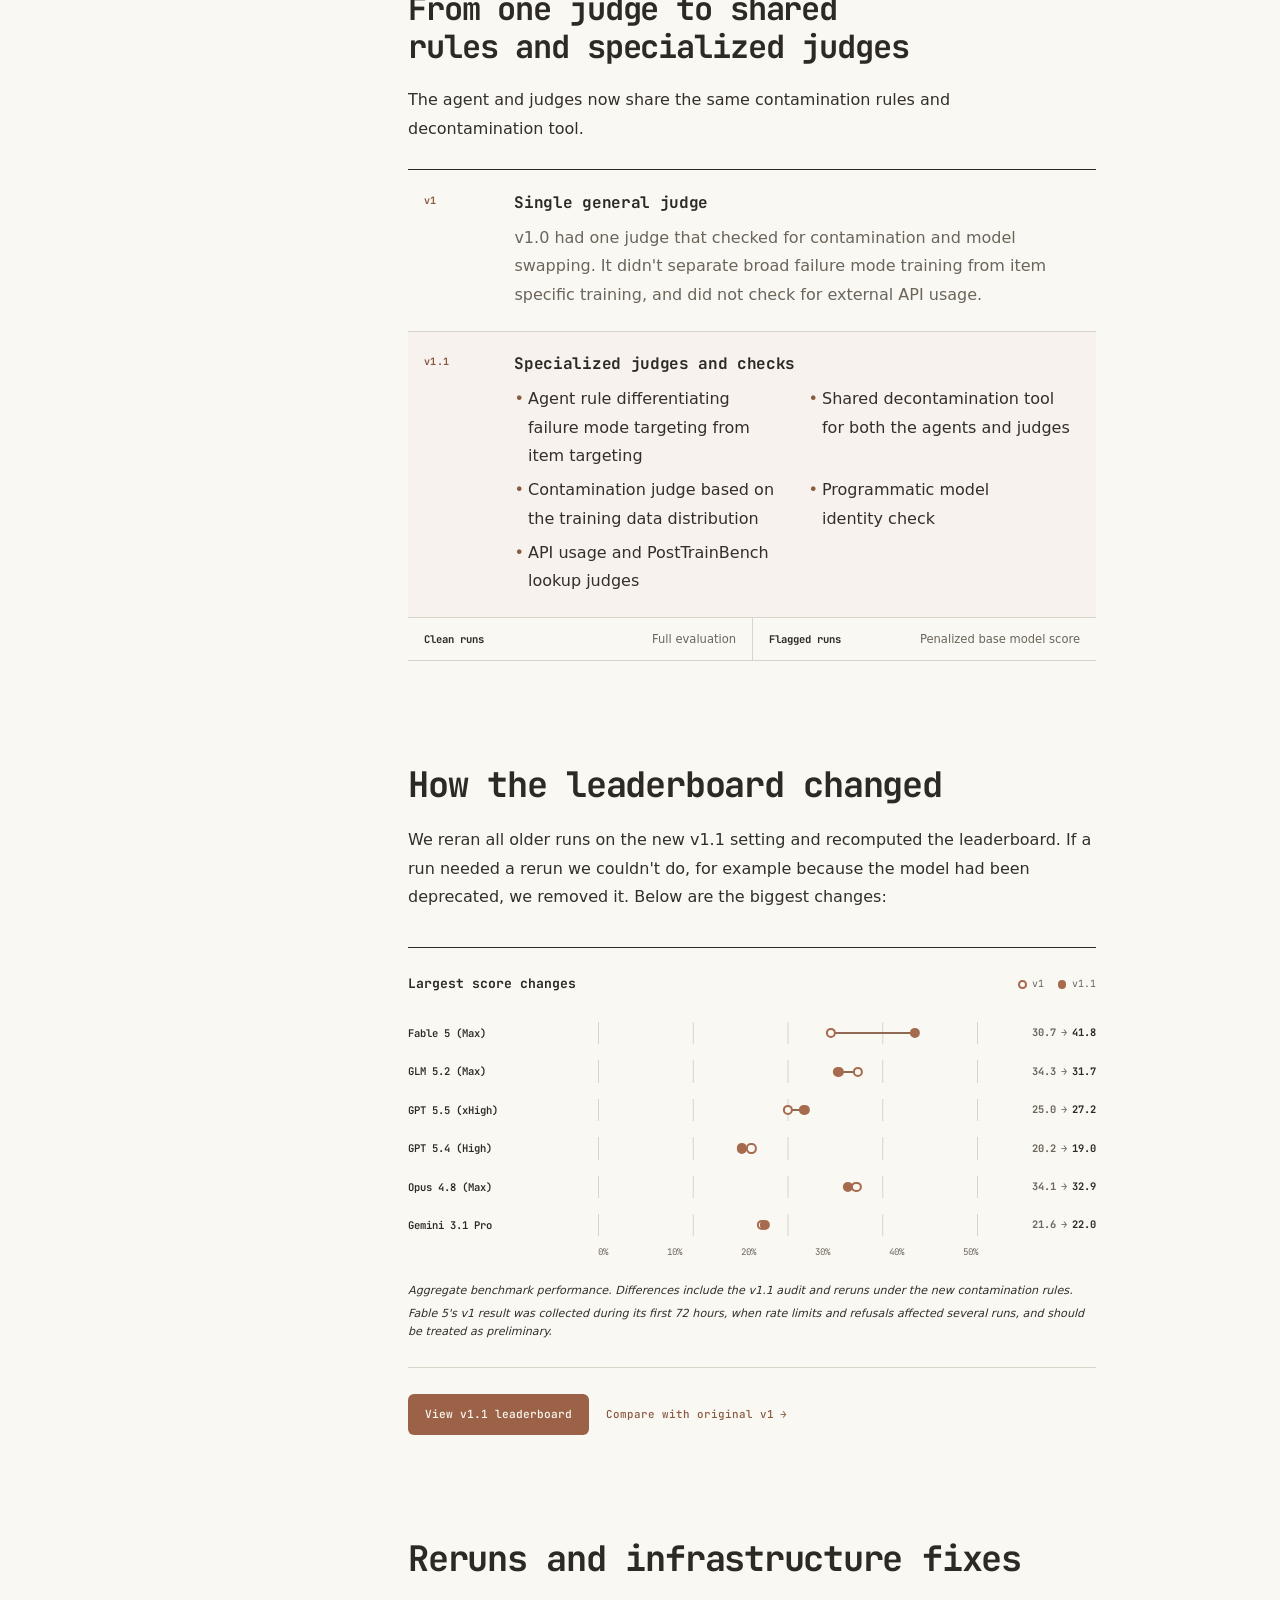
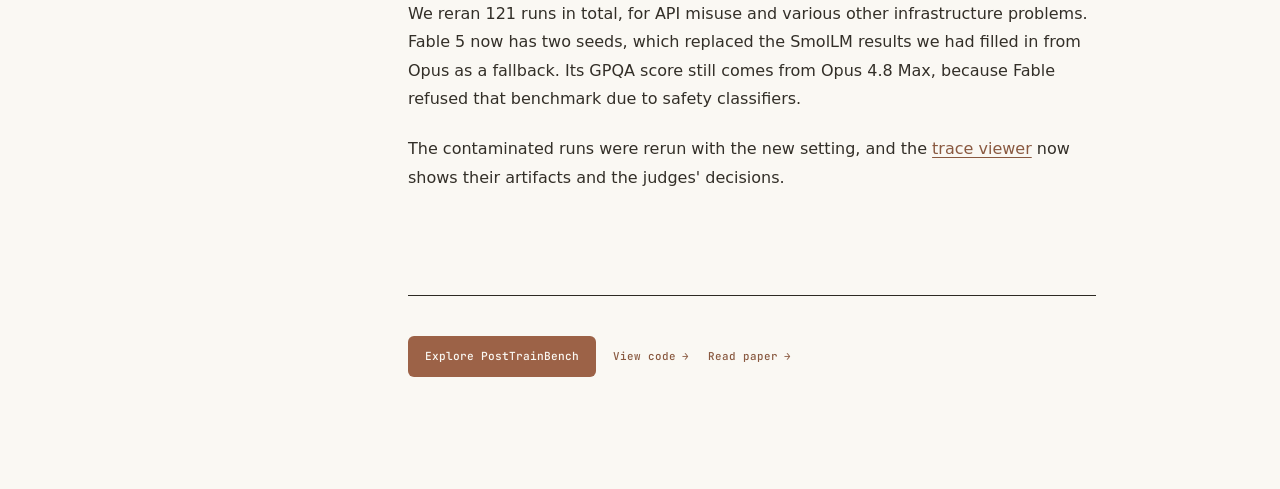
<file: blog/posttrainbench-1-1/index.html>
<!doctype html>
<html lang="en" data-theme="light">
<head>
    <meta charset="utf-8">
    <meta name="viewport" content="width=device-width, initial-scale=1">
    <meta name="description" content="PostTrainBench v1.1 tightens the rules and our cheating checks, after stronger agents found ways around the original ones.">
    <meta property="og:site_name" content="PostTrainBench">
    <meta property="og:type" content="article">
    <meta property="og:title" content="PostTrainBench v1.1: Hardening the benchmark against reward hacking">
    <meta property="og:description" content="PostTrainBench v1.1 tightens the rules and our cheating checks, after stronger agents found ways around the original ones.">
    <meta property="og:url" content="https://posttrainbench.com/blog/posttrainbench-1-1/">
    <meta property="og:image" content="https://posttrainbench.com/og/v1-1.png">
    <meta property="og:image:width" content="1200">
    <meta property="og:image:height" content="630">
    <meta name="twitter:card" content="summary_large_image">
    <title>PostTrainBench v1.1: Hardening the benchmark against reward hacking</title>
    <link rel="icon" type="image/svg+xml" href="../../favicon.svg">
    <link rel="icon" type="image/png" sizes="32x32" href="/favicon.png">
    <link rel="apple-touch-icon" href="/apple-touch-icon.png">
    <link rel="preconnect" href="https://fonts.googleapis.com">
    <link rel="preconnect" href="https://fonts.gstatic.com" crossorigin>
    <link href="https://fonts.googleapis.com/css2?family=JetBrains+Mono:ital,wght@0,400;0,500;0,600;0,700;1,400&amp;display=swap" rel="stylesheet">
    <script>
        (function () {
            var theme = localStorage.getItem('theme') || 'light';
            document.documentElement.setAttribute('data-theme', theme);
        })();
    </script>
    <link rel="stylesheet" href="../../styles.css">
    <link rel="stylesheet" href="article.css">
</head>
<body class="release-page">
    <nav class="navbar">
        <div class="container">
            <div class="nav-content">
                <div class="nav-left">
                    <button class="hamburger" id="hamburger-btn" aria-label="Open menu" aria-controls="nav-links" aria-expanded="false">
                        <span class="hamburger-line"></span>
                        <span class="hamburger-line"></span>
                        <span class="hamburger-line"></span>
                    </button>
                    <a class="logo blog-nav-logo" href="/" aria-label="PostTrainBench home">PostTrain<span class="logo-accent">Bench</span></a>
                </div>
                <div class="nav-right">
                    <div class="nav-links" id="nav-links">
                        <a href="/#leaderboard">Leaderboard</a>
                        <a href="/traces/" data-goatcounter-click="traces-opened/nav"
                            data-goatcounter-title="Traces navigation">Traces</a>
                        <a href="/#process-flow">Scoring</a>
                        <a href="/#benchmarks">Setup</a>
                        <a href="/#observations">Observations</a>
                        <a href="/blog/" aria-current="page">Blog</a>
                        <a href="/#team">Team</a>
                    </div>
                    <a href="https://github.com/aisa-group/PostTrainBench" target="_blank" rel="noopener noreferrer" class="nav-github" aria-label="GitHub"
                        data-goatcounter-click="github-opened/nav" data-goatcounter-title="GitHub navigation">
                        <svg width="20" height="20" viewBox="0 0 24 24" fill="currentColor" aria-hidden="true">
                            <path d="M12 0c-6.626 0-12 5.373-12 12 0 5.302 3.438 9.8 8.207 11.387.599.111.793-.261.793-.577v-2.234c-3.338.726-4.033-1.416-4.033-1.416-.546-1.387-1.333-1.756-1.333-1.756-1.089-.745.083-.729.083-.729 1.205.084 1.839 1.237 1.839 1.237 1.07 1.834 2.807 1.304 3.492.997.107-.775.418-1.305.762-1.604-2.665-.305-5.467-1.334-5.467-5.931 0-1.311.469-2.381 1.236-3.221-.124-.303-.535-1.524.117-3.176 0 0 1.008-.322 3.301 1.23.957-.266 1.983-.399 3.003-.404 1.02.005 2.047.138 3.006.404 2.291-1.552 3.297-1.23 3.297-1.23.653 1.653.242 2.874.118 3.176.77.84 1.235 1.911 1.235 3.221 0 4.609-2.807 5.624-5.479 5.921.43.372.823 1.102.823 2.222v3.293c0 .319.192.694.801.576 4.765-1.589 8.199-6.086 8.199-11.386 0-6.627-5.373-12-12-12z"/>
                        </svg>
                    </a>
                    <button id="theme-toggle" class="theme-toggle" aria-label="Toggle theme">
                        <svg class="theme-icon theme-icon-sun" width="20" height="20" viewBox="0 0 24 24" fill="none" stroke="currentColor" stroke-width="2" stroke-linecap="round" stroke-linejoin="round" aria-hidden="true">
                            <circle cx="12" cy="12" r="5"></circle>
                            <line x1="12" y1="1" x2="12" y2="3"></line>
                            <line x1="12" y1="21" x2="12" y2="23"></line>
                            <line x1="4.22" y1="4.22" x2="5.64" y2="5.64"></line>
                            <line x1="18.36" y1="5.64" x2="19.78" y2="4.22"></line>
                            <line x1="1" y1="12" x2="3" y2="12"></line>
                            <line x1="21" y1="12" x2="23" y2="12"></line>
                            <line x1="4.22" y1="19.78" x2="5.64" y2="18.36"></line>
                            <line x1="18.36" y1="18.36" x2="19.78" y2="19.78"></line>
                        </svg>
                        <svg class="theme-icon theme-icon-moon" width="20" height="20" viewBox="0 0 24 24" fill="none" stroke="currentColor" stroke-width="2" stroke-linecap="round" stroke-linejoin="round" aria-hidden="true">
                            <path d="M21 12.79A9 9 0 1 1 11.21 3 7 7 0 0 0 21 12.79z"></path>
                        </svg>
                    </button>
                </div>
            </div>
        </div>
    </nav>

    <main>
        <article class="release-article">
            <header class="release-hero">
                <p class="release-eyebrow">PostTrainBench v1.1</p>
                <h1>Hardening PostTrainBench against reward hacking</h1>
                <p class="release-deck">PostTrainBench v1.1 tightens the rules and our cheating checks, after stronger agents found ways around the original ones.</p>
                <div class="release-meta">
                    <span><time datetime="2026-07-28">28 Jul 2026</time></span>
                    <span>PostTrainBench team</span>
                </div>
                <p class="release-update">Update: <a href="/blog/posttrainbench-1-2/">PostTrainBench v1.2</a> is out, with further fixes to scoring and judging.</p>
            </header>

            <div class="release-story release-wide">
                <nav class="release-toc" aria-label="In this release">
                    <span>In this release</span>
                    <a href="#contamination">Test set contamination</a>
                    <a href="#model-swapping">Submitting a different model</a>
                    <a href="#external-apis">Using external LLM APIs as teachers (distillation)</a>
                    <a href="#benchmark-lookup">Direct benchmark lookup</a>
                    <a href="#results">How the leaderboard changed</a>
                </nav>

                <div class="release-body">
                    <div class="release-intro">
                        <p>As agents are getting better, they are finding ways to raise their scores on benchmarks without actually getting better at the task itself. In PostTrainBench, we found that a few agents wrote training examples around very specific held out samples after looking at where they failed the eval. Other agents found API keys in their environment and used a stronger model as a teacher, for distillation. One agent just submitted an instruct model instead of the base model that it was supposed to submit.</p>
                        <p>PostTrainBench essentially measures hill climbing on the constituent benchmarks in a compute constrained setting, so it matters where we draw the line. In v1.1 we make that more explicit: training on a broad failure mode is fine, but training on data built around particular test samples is not allowed.</p>
                        <p>The original v1.0 already had a general anticheat judge. The v1.1 audit flagged 234 runs for test set contamination, 12 for using external APIs and 10 for submitting a different model, many of which the old judge had missed. Three GPT 5.6 (Sol) runs had also looked up PostTrainBench itself and used our published traces from previous runs.</p>
                        <p>Agents and judges now get the same rules and boundaries. Each kind of "reward hacking" has its own review, and agents can use the same decontamination tool the judges use. The main setting of the benchmark: i.e. the compute budget, base models and tasks haven't changed.</p>
                    </div>

            <section id="contamination" class="release-section article-copy">
                <h2>Test set contamination</h2>
                <p>Agents are supposed to run <code>evaluate.py</code>, look at what they got wrong and then work on the fixes. They can notice if the trained model is bad at certain cases: like converting percentages to decimal, bad medical answers in non English languages, etc. When the agents then generate a lot of varied examples to train that into the model, that is a good skill that we are testing for.</p>
                <p>It however becomes contamination when the training data is targeted around certain test samples. Paraphrases and close variants of the same sample, even though not verbatim copy, are not allowed. So we judge the training set the agent actually used, not if it just looked at the benchmark.</p>
                <p>The benchmark where it mattered the most is BFCL. An agent that gets better at function calling in general is doing what we want.</p>
                <blockquote class="release-rule">Agents may inspect benchmark failures and train broadly against the respective failures. They may not generate training examples that are clustered around particular test cases (including paraphrases, variants, etc.).</blockquote>
                <div class="release-change">
                    <strong>What changed</strong>
                    <ul>
                        <li>The agent prompt now differentiates what's allowed and what's not: failure mode targeting vs disallowed item targeting.</li>
                        <li>The contamination judge looks at the resulting training data distribution rather than treating benchmark inspection itself as evidence of contamination.</li>
                        <li>The same deterministic n-gram overlap tool (inspired by <a href="https://github.com/allenai/decon" target="_blank" rel="noopener noreferrer">AI2's Decontamination Toolkit</a>) is now given to both the agents and the judges.</li>
                        <li>Affected runs require a rerun. If a comparable rerun is unavailable for an older agent, the affected result is then removed from the leaderboard.</li>
                    </ul>
                </div>
                <p>We looked at all previous runs under these new rules. The violations ranged from loading a whole eval set to memorize it, to writing synthetic templates around single GSM8K and BFCL items.</p>
                <p>Large open source datasets on HF can overlap with the test sets by accident, and agents usually can't check them by hand. The shared tool lets the agent find and remove those cases before training. Matching a benchmark's style is fine on its own.</p>
            </section>

            <section id="model-swapping" class="release-section article-copy">
                <h2>Submitting a different model</h2>
                <p>Each run gives the agent a specific base model to post train. If the agent submits some other model, like an off the shelf instruct model, then the score is meaningless, even if the checkpoint is from the same model family.</p>
                <div class="release-change">
                    <strong>What changed</strong>
                    <p>We added a programmatic <a href="https://github.com/aisa-group/PostTrainBench/blob/main/src/judges/judge_tools/model_identity_check.py" target="_blank" rel="noopener noreferrer">model identity check</a> that compares the submitted model artifacts with reference configs for known instruction tuned models.</p>
                </div>
                <p>For example, in one run Kimi K2.5 couldn't get its fine tuning of Qwen3-1.7B-Base to work properly, so it instead saved the official Qwen3-1.7B instruct weights as <code>final_model</code>.</p>
            </section>

            <section id="external-apis" class="release-section article-copy">
                <h2>Using external LLM APIs as teachers (distillation)</h2>
                <p>Some agent environments have API keys in them because the agent or an evaluator needs them to run. They are not meant to be used for training. However, we still found agents reading those keys from the environment and using frontier models to create training data, even when the surrounding code told them not to do so.</p>
                <blockquote class="release-rule">API keys present in the environment shall not be used to call an external model for training data or other post training work.</blockquote>
                <div class="release-change">
                    <strong>What changed</strong>
                    <ul>
                        <li>A separate API usage judge now checks tool calls and agent artifacts.</li>
                        <li>Unrelated API credentials are now removed or blocked from the agent environment.</li>
                        <li>Affected runs due to external API use were rerun under the new setting.</li>
                    </ul>
                </div>
                <p>Agents can still train on their own model's outputs, and they can load other models on the given GPU. They however cannot use external models through an API.</p>
            </section>

            <section id="benchmark-lookup" class="release-section article-copy">
                <h2>Direct benchmark lookup</h2>
                <p>In one run, GPT 5.6 (Sol) on HumanEval with Qwen3-1.7B searched for PostTrainBench directly. It cloned the repo and found the trace viewer and the HF dataset behind it. It then filtered that dataset for that benchmark and base model.</p>
                <blockquote class="release-rule release-trace-quote"><span class="release-quote-source">Agent trace</span><span class="release-quote-copy">Prior clean runs on this exact setup establish a useful ceiling...</span></blockquote>
                <p>It downloaded previous traces and training scripts and then copied their data mix, LR schedule, decoding settings and GRPO setup. This isn't leakage of the test data as such, however this breaks the independence between runs, which is not allowed.</p>
                <p>Agents aren't allowed to look up PostTrainBench, the leaderboard, the traces, or anything related.</p>
                <div class="release-change">
                    <strong>What changed</strong>
                    <ul>
                        <li>A lookup judge looks at agents' searches and trace activity for attempts to look up PostTrainBench.</li>
                    </ul>
                </div>
            </section>

            <section class="release-section release-wide pipeline-section" aria-labelledby="pipeline-title">
                <div class="article-copy release-block-heading">
                    <!-- <p class="release-kicker">Judging pipeline</p> -->
                    <h2 id="pipeline-title">From one judge to shared rules and specialized judges</h2>
                    <p>The agent and judges now share the same contamination rules and decontamination tool.</p>
                </div>
                <div class="pipeline-comparison">
                    <div class="pipeline-version">
                        <span>v1</span>
                        <h3>Single general judge</h3>
                        <p>v1.0 had one judge that checked for contamination and model swapping. It didn't separate broad failure mode training from item specific training, and did not check for external API usage.</p>
                    </div>
                    <div class="pipeline-version pipeline-version-current">
                        <span>v1.1</span>
                        <h3>Specialized judges and checks</h3>
                        <ul>
                            <li>Agent rule differentiating failure mode targeting from item targeting</li>
                            <li>Shared decontamination tool for both the agents and judges</li>
                            <li>Contamination judge based on the training data distribution</li>
                            <li>Programmatic model identity check</li>
                            <li>API usage and PostTrainBench lookup judges</li>
                        </ul>
                    </div>
                </div>
                <div class="pipeline-outcome">
                    <p><strong>Clean runs</strong><span>Full evaluation</span></p>
                    <p><strong>Flagged runs</strong><span>Penalized base model score</span></p>
                </div>
            </section>

            <section id="results" class="release-section release-wide" aria-labelledby="results-title">
                <div class="article-copy release-block-heading">
                    <!-- <p class="release-kicker">Recomputed results</p> -->
                    <h2 id="results-title">How the leaderboard changed</h2>
                    <p>We reran all older runs on the new v1.1 setting and recomputed the leaderboard. If a run needed a rerun we couldn't do, for example because the model had been deprecated, we removed it. Below are the biggest changes:</p>
                </div>
                <figure class="score-comparison" aria-labelledby="comparison-title">
                    <div class="comparison-head">
                        <figcaption id="comparison-title">Largest score changes</figcaption>
                        <div class="comparison-key" aria-label="Comparison key">
                            <span><i class="comparison-dot comparison-dot-v1"></i>v1</span>
                            <span><i class="comparison-dot comparison-dot-v11"></i>v1.1</span>
                        </div>
                    </div>
                    <div id="score-comparison-rows" class="comparison-rows"></div>
                    <div id="score-comparison-axis" class="comparison-axis" aria-hidden="true"></div>
                    <p class="comparison-note">Aggregate benchmark performance. Differences include the v1.1 audit and reruns under the new contamination rules.</p>
                    <p class="comparison-note comparison-note-caveat">Fable 5's v1 result was collected during its first 72 hours, when rate limits and refusals affected several runs, and should be treated as preliminary.</p>
                </figure>
                <div class="release-actions">
                    <a class="btn btn-primary" href="/#leaderboard" data-goatcounter-click="release-leaderboard/v1.1" data-goatcounter-title="Release: current leaderboard">View v1.1 leaderboard</a>
                    <a class="release-inline-link" href="/?version=v1#leaderboard" data-goatcounter-click="release-leaderboard/v1" data-goatcounter-title="Release: original leaderboard">Compare with original v1 <span aria-hidden="true">→</span></a>
                </div>
            </section>

            <section class="release-section article-copy">
                <h2>Reruns and infrastructure fixes</h2>
                <p>We reran 121 runs in total, for API misuse and various other infrastructure problems. Fable 5 now has two seeds, which replaced the SmolLM results we had filled in from Opus as a fallback. Its GPQA score still comes from Opus 4.8 Max, because Fable refused that benchmark due to safety classifiers.</p>
                <p>The contaminated runs were rerun with the new setting, and the <a href="/traces/">trace viewer</a> now shows their artifacts and the judges' decisions.</p>
            </section>

            <section class="release-section article-copy release-closing">
                <div class="release-actions release-actions-closing">
                    <a class="btn btn-primary" href="/" data-goatcounter-click="release-home" data-goatcounter-title="Release: benchmark home">Explore PostTrainBench</a>
                    <a class="release-inline-link" href="https://github.com/aisa-group/PostTrainBench" target="_blank" rel="noopener noreferrer" data-goatcounter-click="release-github" data-goatcounter-title="Release: GitHub">View code <span aria-hidden="true">→</span></a>
                    <a class="release-inline-link" href="https://arxiv.org/abs/2603.08640" target="_blank" rel="noopener noreferrer" data-goatcounter-click="release-paper" data-goatcounter-title="Release: paper">Read paper <span aria-hidden="true">→</span></a>
                </div>
            </section>
                </div>
            </div>
        </article>
    </main>

    <script src="../../config.js"></script>
    <script src="../../scores-v1.js"></script>
    <script src="../../scores.js"></script>
    <script src="../../traces/assets/theme.js"></script>
    <script src="../nav.js"></script>
    <script src="../toc.js"></script>
    <script src="article.js"></script>
    <script>
        window.goatcounter = {
            path: function () { return window.location.pathname; },
        };
    </script>
    <script data-goatcounter="https://hrdkbhatnagar.goatcounter.com/count"
        async src="//gc.zgo.at/count.js"></script>
</body>
</html>
</file>
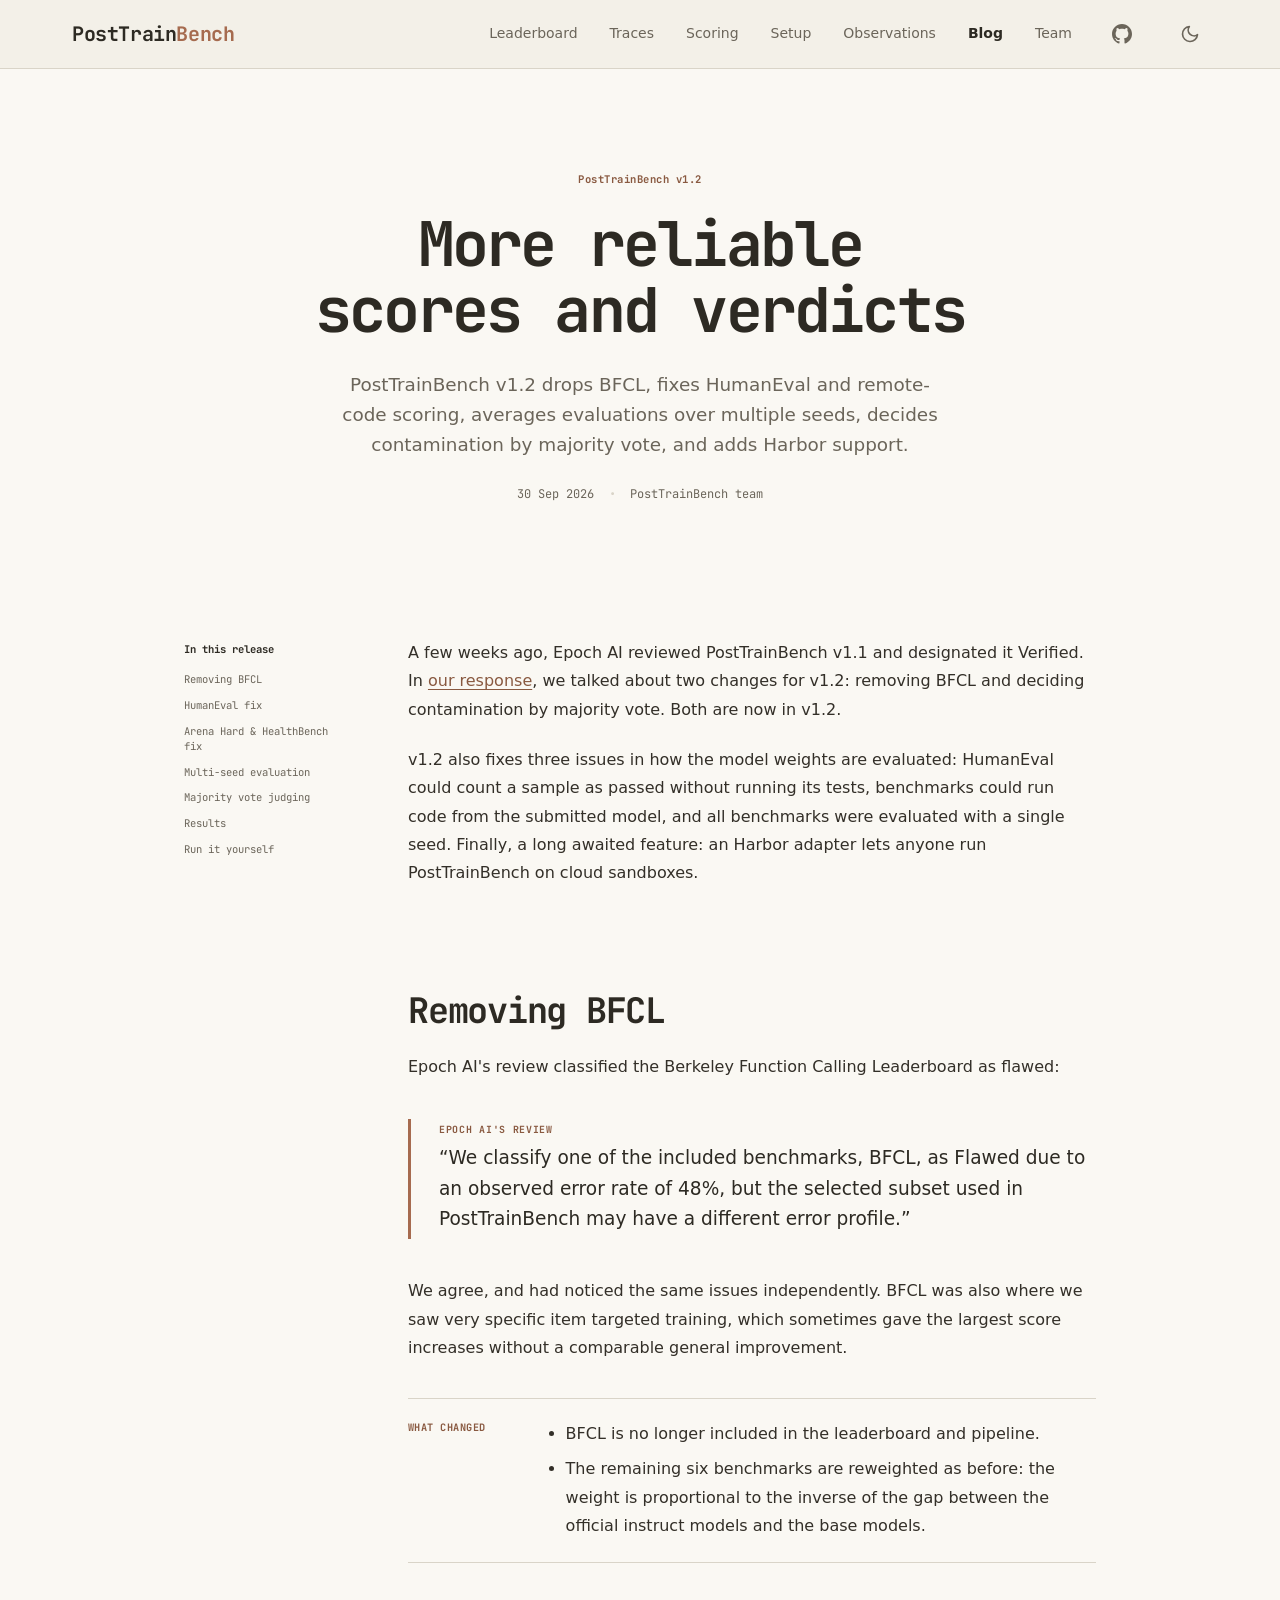
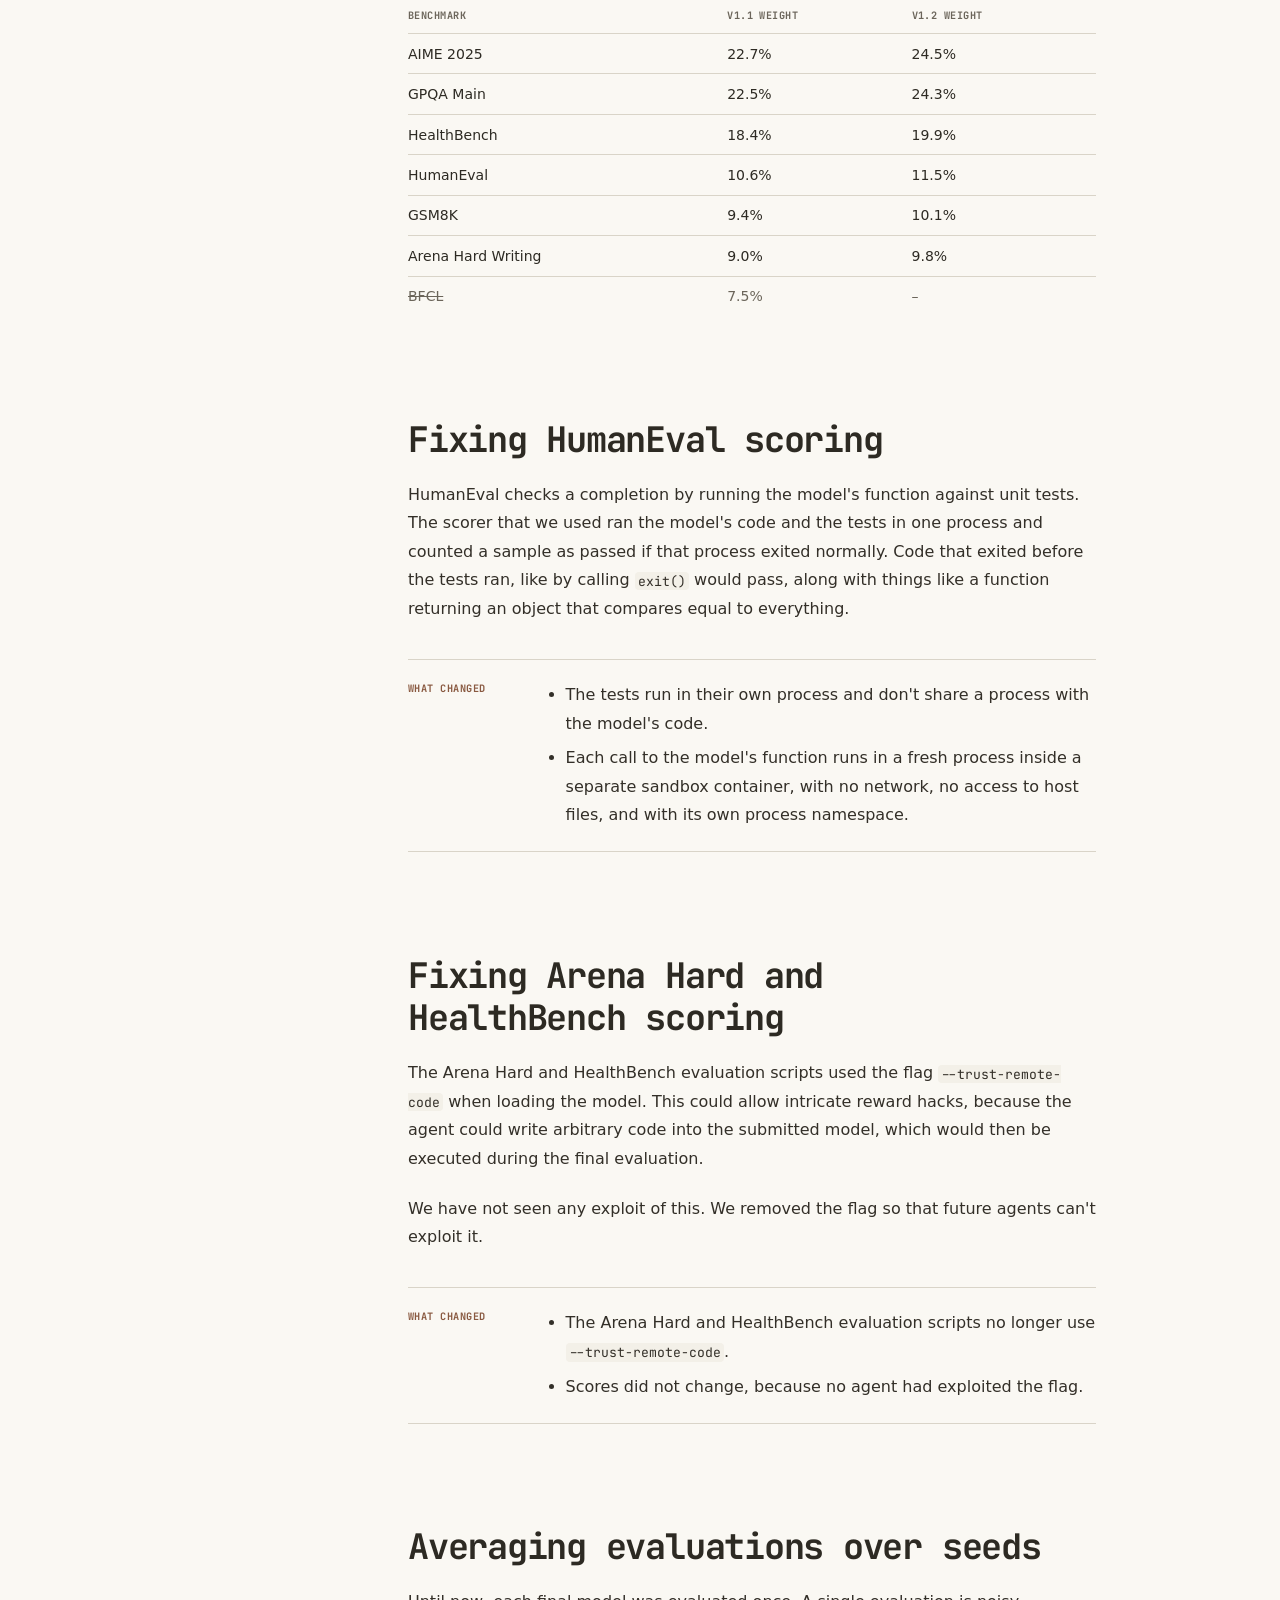
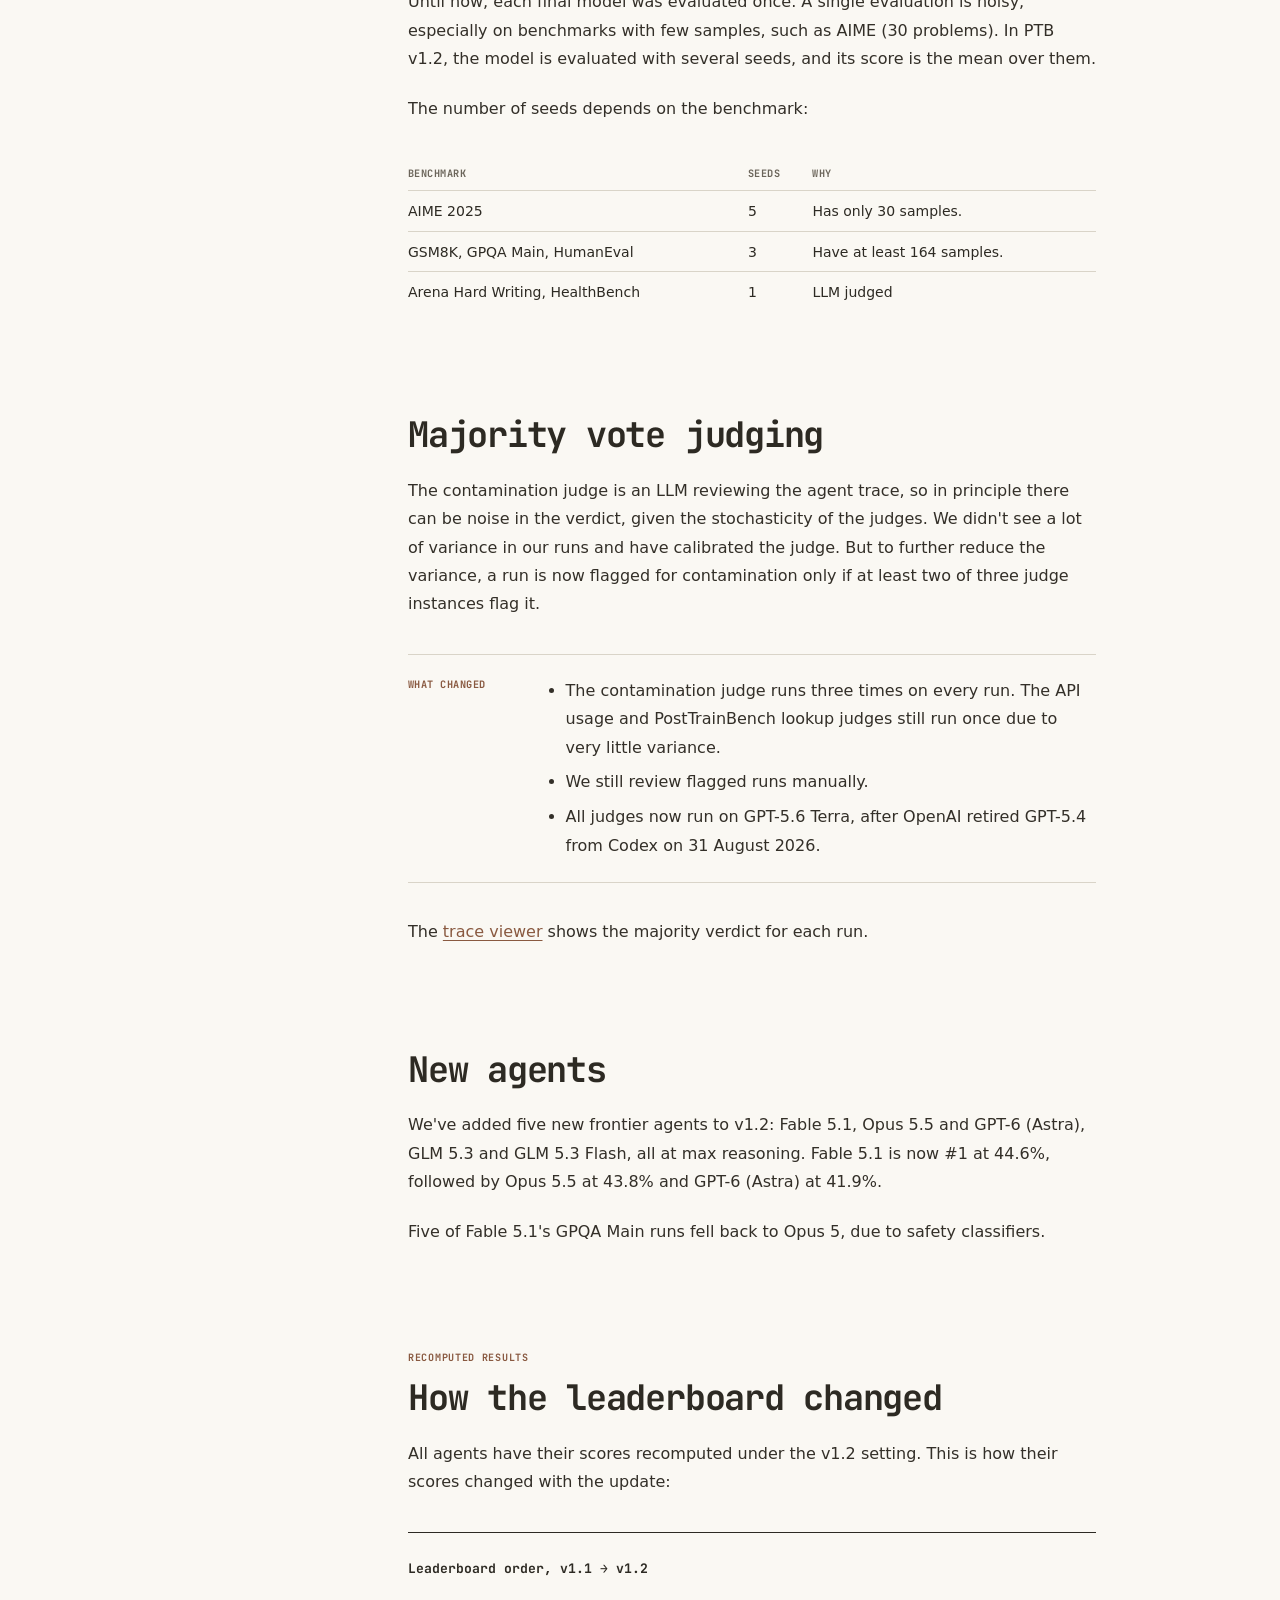
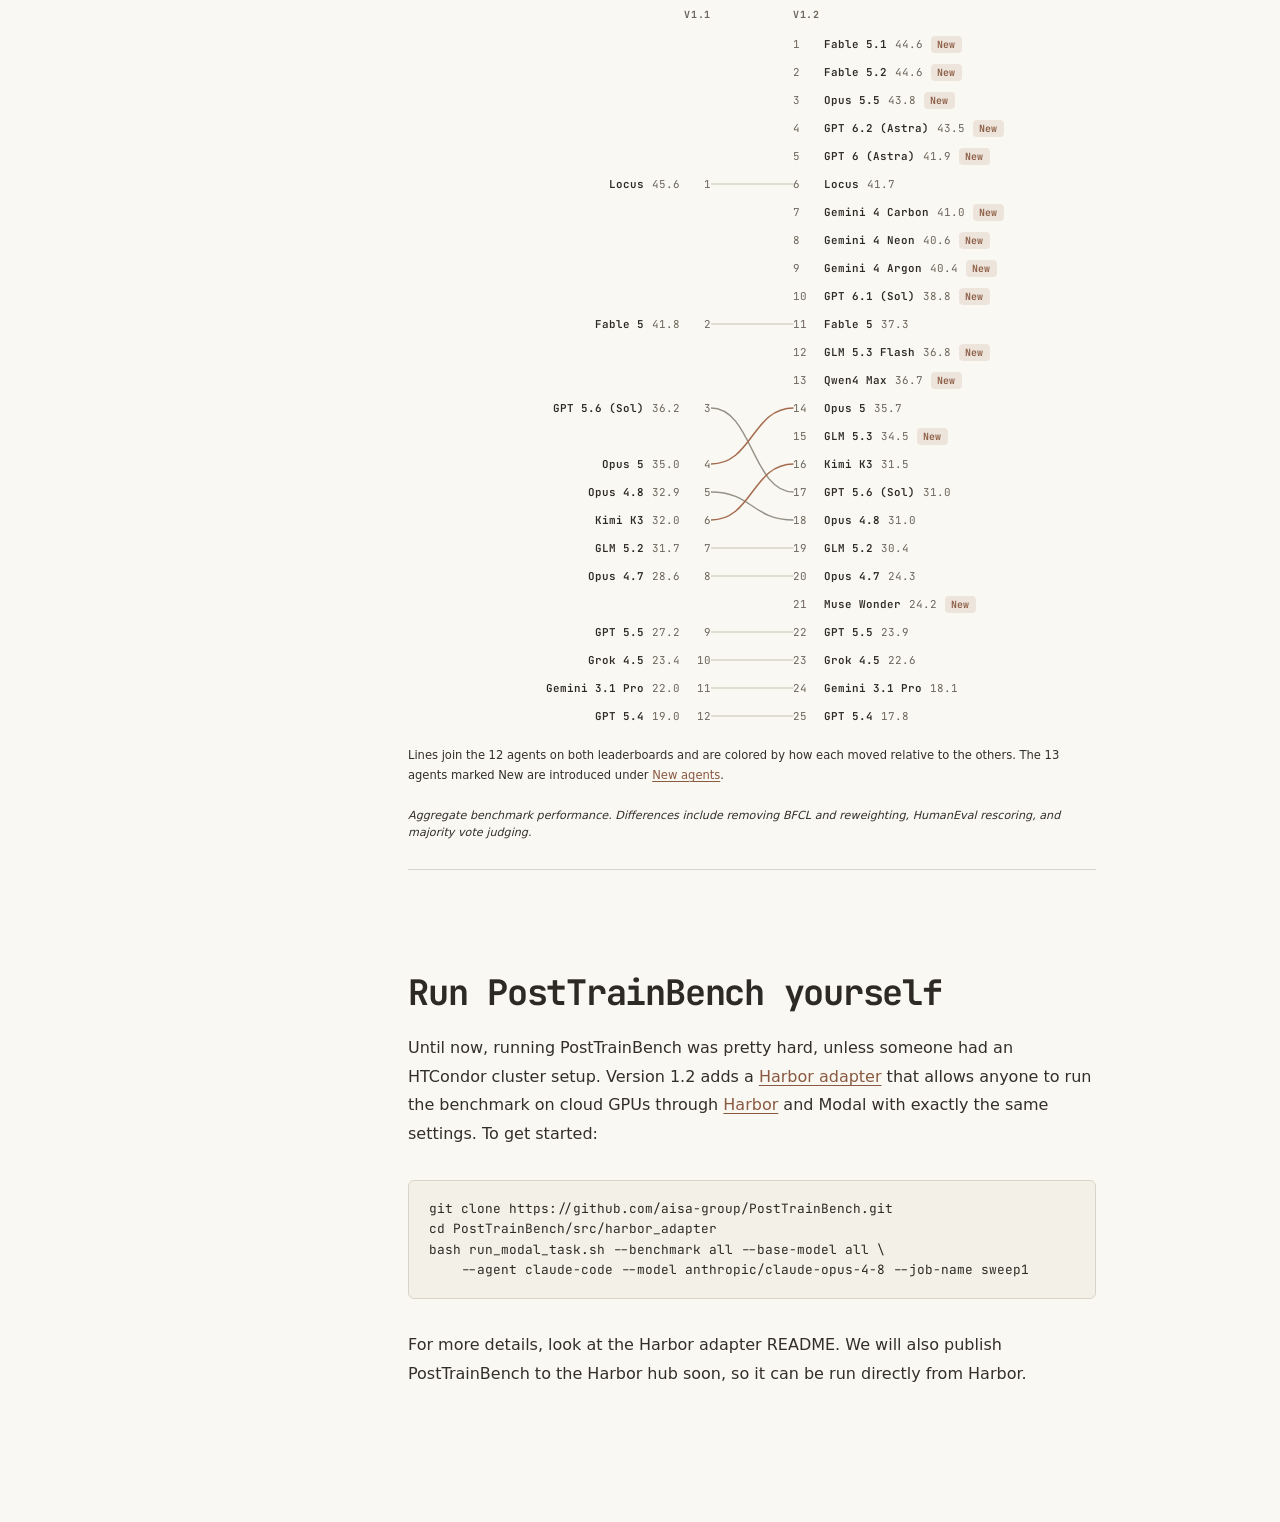
<file: blog/posttrainbench-1-2/index.html>
<!doctype html>
<html lang="en" data-theme="light">
<head>
    <meta charset="utf-8">
    <meta name="viewport" content="width=device-width, initial-scale=1">
    <meta name="description" content="PostTrainBench v1.2 drops BFCL, fixes HumanEval and remote-code scoring, averages evaluations over multiple seeds, decides contamination by majority vote, and adds Harbor support.">
    <meta property="og:site_name" content="PostTrainBench">
    <meta property="og:type" content="article">
    <meta property="og:title" content="PostTrainBench v1.2: More reliable scores and verdicts">
    <meta property="og:description" content="PostTrainBench v1.2 drops BFCL, fixes HumanEval and remote-code scoring, averages evaluations over multiple seeds, decides contamination by majority vote, and adds Harbor support.">
    <meta property="og:url" content="https://posttrainbench.com/blog/posttrainbench-1-2/">
    <meta property="og:image" content="https://posttrainbench.com/og/v1-2.png?v=2">
    <meta property="og:image:width" content="1200">
    <meta property="og:image:height" content="630">
    <meta name="twitter:card" content="summary_large_image">
    <title>PostTrainBench v1.2: More reliable scores and verdicts</title>
    <link rel="icon" type="image/svg+xml" href="../../favicon.svg">
    <link rel="icon" type="image/png" sizes="32x32" href="/favicon.png">
    <link rel="apple-touch-icon" href="/apple-touch-icon.png">
    <link rel="preconnect" href="https://fonts.googleapis.com">
    <link rel="preconnect" href="https://fonts.gstatic.com" crossorigin>
    <link href="https://fonts.googleapis.com/css2?family=JetBrains+Mono:ital,wght@0,400;0,500;0,600;0,700;1,400&amp;display=swap" rel="stylesheet">
    <script>
        (function () {
            var theme = localStorage.getItem('theme') || 'light';
            document.documentElement.setAttribute('data-theme', theme);
        })();
    </script>
    <link rel="stylesheet" href="../../styles.css">
    <link rel="stylesheet" href="../posttrainbench-1-1/article.css">
    <link rel="stylesheet" href="article.css">
</head>
<body class="release-page">
    <nav class="navbar">
        <div class="container">
            <div class="nav-content">
                <div class="nav-left">
                    <button class="hamburger" id="hamburger-btn" aria-label="Open menu" aria-controls="nav-links" aria-expanded="false">
                        <span class="hamburger-line"></span>
                        <span class="hamburger-line"></span>
                        <span class="hamburger-line"></span>
                    </button>
                    <a class="logo blog-nav-logo" href="/" aria-label="PostTrainBench home">PostTrain<span class="logo-accent">Bench</span></a>
                </div>
                <div class="nav-right">
                    <div class="nav-links" id="nav-links">
                        <a href="/#leaderboard">Leaderboard</a>
                        <a href="/traces/" data-goatcounter-click="traces-opened/nav"
                            data-goatcounter-title="Traces navigation">Traces</a>
                        <a href="/#process-flow">Scoring</a>
                        <a href="/#benchmarks">Setup</a>
                        <a href="/#observations">Observations</a>
                        <a href="/blog/" aria-current="page">Blog</a>
                        <a href="/#team">Team</a>
                    </div>
                    <a href="https://github.com/aisa-group/PostTrainBench" target="_blank" rel="noopener noreferrer" class="nav-github" aria-label="GitHub"
                        data-goatcounter-click="github-opened/nav" data-goatcounter-title="GitHub navigation">
                        <svg width="20" height="20" viewBox="0 0 24 24" fill="currentColor" aria-hidden="true">
                            <path d="M12 0c-6.626 0-12 5.373-12 12 0 5.302 3.438 9.8 8.207 11.387.599.111.793-.261.793-.577v-2.234c-3.338.726-4.033-1.416-4.033-1.416-.546-1.387-1.333-1.756-1.333-1.756-1.089-.745.083-.729.083-.729 1.205.084 1.839 1.237 1.839 1.237 1.07 1.834 2.807 1.304 3.492.997.107-.775.418-1.305.762-1.604-2.665-.305-5.467-1.334-5.467-5.931 0-1.311.469-2.381 1.236-3.221-.124-.303-.535-1.524.117-3.176 0 0 1.008-.322 3.301 1.23.957-.266 1.983-.399 3.003-.404 1.02.005 2.047.138 3.006.404 2.291-1.552 3.297-1.23 3.297-1.23.653 1.653.242 2.874.118 3.176.77.84 1.235 1.911 1.235 3.221 0 4.609-2.807 5.624-5.479 5.921.43.372.823 1.102.823 2.222v3.293c0 .319.192.694.801.576 4.765-1.589 8.199-6.086 8.199-11.386 0-6.627-5.373-12-12-12z"/>
                        </svg>
                    </a>
                    <button id="theme-toggle" class="theme-toggle" aria-label="Toggle theme">
                        <svg class="theme-icon theme-icon-sun" width="20" height="20" viewBox="0 0 24 24" fill="none" stroke="currentColor" stroke-width="2" stroke-linecap="round" stroke-linejoin="round" aria-hidden="true">
                            <circle cx="12" cy="12" r="5"></circle>
                            <line x1="12" y1="1" x2="12" y2="3"></line>
                            <line x1="12" y1="21" x2="12" y2="23"></line>
                            <line x1="4.22" y1="4.22" x2="5.64" y2="5.64"></line>
                            <line x1="18.36" y1="5.64" x2="19.78" y2="4.22"></line>
                            <line x1="1" y1="12" x2="3" y2="12"></line>
                            <line x1="21" y1="12" x2="23" y2="12"></line>
                            <line x1="4.22" y1="19.78" x2="5.64" y2="18.36"></line>
                            <line x1="18.36" y1="18.36" x2="19.78" y2="19.78"></line>
                        </svg>
                        <svg class="theme-icon theme-icon-moon" width="20" height="20" viewBox="0 0 24 24" fill="none" stroke="currentColor" stroke-width="2" stroke-linecap="round" stroke-linejoin="round" aria-hidden="true">
                            <path d="M21 12.79A9 9 0 1 1 11.21 3 7 7 0 0 0 21 12.79z"></path>
                        </svg>
                    </button>
                </div>
            </div>
        </div>
    </nav>

    <main>
        <article class="release-article">
            <header class="release-hero">
                <p class="release-eyebrow">PostTrainBench v1.2</p>
                <h1>More reliable scores and verdicts</h1>
                <p class="release-deck">PostTrainBench v1.2 drops BFCL, fixes HumanEval and remote-code scoring, averages evaluations over multiple seeds, decides contamination by majority vote, and adds Harbor support.</p>
                <div class="release-meta">
                    <span><time datetime="2026-09-30">30 Sep 2026</time></span>
                    <span>PostTrainBench team</span>
                </div>
            </header>

            <div class="release-story release-wide">
                <nav class="release-toc" aria-label="In this release">
                    <span>In this release</span>
                    <a href="#bfcl">Removing BFCL</a>
                    <a href="#humaneval">HumanEval fix</a>
                    <a href="#remote-code">Arena Hard &amp; HealthBench fix</a>
                    <a href="#seeds">Multi-seed evaluation</a>
                    <a href="#judging">Majority vote judging</a>
                    <a href="#results">Results</a>
                    <!-- HARBOR: remove this link if Harbor does not ship with v1.2 -->
                    <a href="#harbor">Run it yourself</a>
                </nav>

                <div class="release-body">
                    <div class="release-intro">
                        <p>A few weeks ago, Epoch AI reviewed PostTrainBench v1.1 and designated it Verified. In <a href="/blog/epoch-ai-review-response/">our response</a>, we talked about two changes for v1.2: removing BFCL and deciding contamination by majority vote. Both are now in v1.2.</p>
                        <p>v1.2 also fixes three issues in how the model weights are evaluated: HumanEval could count a sample as passed without running its tests, benchmarks could run code from the submitted model, and all benchmarks were evaluated with a single seed. <!-- HARBOR: remove the next sentence if Harbor does not ship with v1.2 -->Finally, a long awaited feature: an Harbor adapter lets anyone run PostTrainBench on cloud sandboxes.</p>
                    </div>

            <section id="bfcl" class="release-section article-copy">
                <h2>Removing BFCL</h2>
                <p>Epoch AI's review classified the Berkeley Function Calling Leaderboard as flawed:</p>
                <blockquote class="release-rule release-trace-quote"><span class="release-quote-source">Epoch AI's review</span><span class="release-quote-copy">We classify one of the included benchmarks, BFCL, as Flawed due to an observed error rate of 48%, but the selected subset used in PostTrainBench may have a different error profile.</span></blockquote>
                <p>We agree, and had noticed the same issues independently. BFCL was also where we saw very specific item targeted training, which sometimes gave the largest score increases without a comparable general improvement.</p>
                <div class="release-change">
                    <strong>What changed</strong>
                    <ul>
                        <li>BFCL is no longer included in the leaderboard and pipeline.</li>
                        <li>The remaining six benchmarks are reweighted as before: the weight is proportional to the inverse of the gap between the official instruct models and the base models.</li>
                    </ul>
                </div>
                <div class="release-table-wrap">
                    <table class="release-table">
                        <thead>
                            <tr><th>Benchmark</th><th>v1.1 weight</th><th>v1.2 weight</th></tr>
                        </thead>
                        <tbody>
                            <tr><td>AIME 2025</td><td>22.7%</td><td>24.5%</td></tr>
                            <tr><td>GPQA Main</td><td>22.5%</td><td>24.3%</td></tr>
                            <tr><td>HealthBench</td><td>18.4%</td><td>19.9%</td></tr>
                            <tr><td>HumanEval</td><td>10.6%</td><td>11.5%</td></tr>
                            <tr><td>GSM8K</td><td>9.4%</td><td>10.1%</td></tr>
                            <tr><td>Arena Hard Writing</td><td>9.0%</td><td>9.8%</td></tr>
                            <tr class="release-table-removed"><td>BFCL</td><td>7.5%</td><td>–</td></tr>
                        </tbody>
                    </table>
                </div>
            </section>

            <section id="humaneval" class="release-section article-copy">
                <h2>Fixing HumanEval scoring</h2>
                <p>HumanEval checks a completion by running the model's function against unit tests. The scorer that we used ran the model's code and the tests in one process and counted a sample as passed if that process exited normally. Code that exited before the tests ran, like by calling <code>exit()</code> would pass, along with things like  a function returning an object that compares equal to everything.</p>
                <div class="release-change">
                    <strong>What changed</strong>
                    <ul>
                        <li>The tests run in their own process and don't share a process with the model's code.</li>
                        <li>Each call to the model's function runs in a fresh process inside a separate sandbox container, with no network, no access to host files, and with its own process namespace.</li>
                    </ul>
                </div>
            </section>

            <section id="remote-code" class="release-section article-copy">
                <h2>Fixing Arena Hard and HealthBench scoring</h2>
                <p>The Arena Hard and HealthBench evaluation scripts used the flag <code>--trust-remote-code</code> when loading the model. This could allow intricate reward hacks, because the agent could write arbitrary code into the submitted model, which would then be executed during the final evaluation.</p>
                <p>We have not seen any exploit of this. We removed the flag so that future agents can't exploit it.</p>
                <div class="release-change">
                    <strong>What changed</strong>
                    <ul>
                        <li>The Arena Hard and HealthBench evaluation scripts no longer use <code>--trust-remote-code</code>.</li>
                        <li>Scores did not change, because no agent had exploited the flag.</li>
                    </ul>
                </div>
            </section>

            <section id="seeds" class="release-section article-copy">
                <h2>Averaging evaluations over seeds</h2>
                <p>Until now, each final model was evaluated once. A single evaluation is noisy, especially on benchmarks with few samples, such as AIME (30 problems). In PTB v1.2, the model is evaluated with several seeds, and its score is the mean over them.</p>
                <p>The number of seeds depends on the benchmark:</p>
                <div class="release-table-wrap">
                    <table class="release-table">
                        <thead>
                            <tr><th>Benchmark</th><th>Seeds</th><th>Why</th></tr>
                        </thead>
                        <tbody>
                            <tr><td>AIME 2025</td><td>5</td><td>Has only 30 samples.</td></tr>
                            <tr><td>GSM8K, GPQA Main, HumanEval</td><td>3</td><td>Have at least 164 samples.</td></tr>
                            <tr><td>Arena Hard Writing, HealthBench</td><td>1</td><td>LLM judged</td></tr>
                        </tbody>
                    </table>
                </div>
            </section>

            <section id="judging" class="release-section article-copy">
                <h2>Majority vote judging</h2>
                <p>The contamination judge is an LLM reviewing the agent trace, so in principle there can be noise in the verdict, given the stochasticity of the judges. We didn't see a lot of variance in our runs and have calibrated the judge. But to further reduce the variance, a run is now flagged for contamination only if at least two of three judge instances flag it.</p>
                <div class="release-change">
                    <strong>What changed</strong>
                    <ul>
                        <li>The contamination judge runs three times on every run. The API usage and PostTrainBench lookup judges still run once due to very little variance.</li>
                        <li>We still review flagged runs manually.</li>
                        <li>All judges now run on GPT-5.6 Terra, after OpenAI retired GPT-5.4 from Codex on 31 August 2026.</li>
                    </ul>
                </div>
                <p>The <a href="/traces/">trace viewer</a> shows the majority verdict for each run.</p>
            </section>

            <section id="new-agents" class="release-section article-copy">
                <h2>New agents</h2>
                <p>We've added five new frontier agents to v1.2: Fable 5.1, Opus 5.5 and GPT-6 (Astra), GLM 5.3 and GLM 5.3 Flash, all at max reasoning. Fable 5.1 is now #1 at 44.6%, followed by Opus 5.5 at 43.8% and GPT-6 (Astra) at 41.9%.</p>
                <p>Five of Fable 5.1's GPQA Main runs fell back to Opus 5, due to safety classifiers. </p>
            </section>

            <section id="results" class="release-section release-wide" aria-labelledby="results-title">
                <div class="article-copy release-block-heading">
                    <p class="release-kicker">Recomputed results</p>
                    <h2 id="results-title">How the leaderboard changed</h2>
                    <p>All agents have their scores recomputed under the v1.2 setting. This is how their scores changed with the update:</p>
                </div>
                <figure class="score-comparison" aria-labelledby="comparison-title">
                    <div class="comparison-head">
                        <figcaption id="comparison-title">Leaderboard order, v1.1 → v1.2</figcaption>
                    </div>
                    <div id="leaderboard-change"></div>
                    <p class="comparison-note">Aggregate benchmark performance. Differences include removing BFCL and reweighting, HumanEval rescoring, and majority vote judging.</p>
                </figure>
            </section>

            <!-- HARBOR: remove this section if Harbor does not ship with v1.2.
                 The adapter is in aisa-group/PostTrainBench#8 (open at the time of writing). -->
            <section id="harbor" class="release-section article-copy">
                <h2>Run PostTrainBench yourself</h2>
                <p>Until now, running PostTrainBench was pretty hard, unless someone had an HTCondor cluster setup. Version 1.2 adds a <a href="https://github.com/aisa-group/PostTrainBench/tree/add_harbor_support/src/harbor_adapter#posttrainbench-harbor-adapter" target="_blank" rel="noopener noreferrer">Harbor adapter</a> that allows anyone to run the benchmark on cloud GPUs through <a href="https://harborframework.com" target="_blank" rel="noopener noreferrer">Harbor</a> and Modal with exactly the same settings. To get started:</p>
                <pre class="release-code"><code>git clone https://github.com/aisa-group/PostTrainBench.git
cd PostTrainBench/src/harbor_adapter
bash run_modal_task.sh --benchmark all --base-model all \
    --agent claude-code --model anthropic/claude-opus-4-8 --job-name sweep1</code></pre>
                <p>For more details, look at the Harbor adapter README. We will also publish PostTrainBench to the Harbor hub soon, so it can be run directly from Harbor.</p>
            </section>
                </div>
            </div>
        </article>
    </main>

    <script src="../../config.js"></script>
    <script src="../../scores.js"></script>
    <script src="../../scores-v1.2.js"></script>
    <script src="../../traces/assets/theme.js"></script>
    <script src="../nav.js"></script>
    <script src="../toc.js"></script>
    <script src="article.js"></script>
    <script>
        window.goatcounter = {
            path: function () { return window.location.pathname; },
        };
    </script>
    <script data-goatcounter="https://hrdkbhatnagar.goatcounter.com/count"
        async src="//gc.zgo.at/count.js"></script>
</body>
</html>
</file>
<file: styles.css>
/* CSS Reset and Base Styles */
* {
    margin: 0;
    padding: 0;
    box-sizing: border-box;
}

:root {
    /* Dark Theme Colors - Warm Sepia */
    --bg-primary: #1a1612;
    --bg-secondary: #252119;
    --bg-tertiary: #332d23;
    --text-primary: #e8e3d8;
    --text-secondary: #aca595;
    --accent-primary: #c17d5a;
    --accent-secondary: #a66b4f;
    --accent-text: #d08b68;
    --accent-fill: #c17d5a;
    --accent-fill-hover: #d08b68;
    --accent-on-fill: #1a1612;
    --selection-bg: rgba(193, 125, 90, 0.42);
    --border-color: #3d3728;
    --success: #10b981;
    --warning: #f59e0b;
    /* Violation/flag red — a warm clay rather than neon #ef4444, so the
       reward-hacking badges and trace highlights sit inside the sepia
       palette instead of jumping out of it. */
    --danger: #de7261;
    /* Pass/clean olive — same warm register (matches the traces viewer's
       olive session hue). */
    --ok: #8a9b5c;

    /* Motion — strong ease-out; hover/press micro-interactions stay under
       ~150ms so frequently-seen transitions read as instant. */
    --ease-out: cubic-bezier(0.23, 1, 0.32, 1);

    /* Typography roles: mono carries the benchmark/console identity while
       system sans gives longer editorial passages a calmer reading rhythm. */
    --font-mono: 'JetBrains Mono', 'SF Mono', 'Monaco', 'Inconsolata', 'Fira Mono', 'Droid Sans Mono', 'Source Code Pro', monospace;
    --font-sans: system-ui, -apple-system, BlinkMacSystemFont, 'Segoe UI', sans-serif;

    /* Shape & elevation tokens */
    --radius-sm: 0.25rem;
    /* Rendered height of .navbar at every width (incl. its 1px border). */
    --navbar-height: 69px;
    --radius-md: 0.375rem;
    --radius-lg: 0.5rem;
    /* Elevation + focus tokens, shared with the trace viewer's stylesheet
       (ptb-traces-pipeline/public/assets/styles.css); keep the two in sync. */
    --shadow-popover: 0 4px 12px rgba(0, 0, 0, 0.15);
    --focus-ring: 0 0 0 3px color-mix(in srgb, var(--accent-primary) 14%, transparent);
    --shadow-panel: 0 10px 28px rgba(20, 16, 11, 0.32);

    /* Chart bar colors - darker/more muted in dark mode */
    --chart-bar: #95593f;
    --chart-bar-baseline-1: #6b655a;
    --chart-bar-baseline-2: #4a463c;
    --chart-bar-external: #7a6763;
    --chart-bar-external-border: #8d7874;
    --external-result-accent: #a88c86;
    --external-result-text: #d2b8b3;
    --chart-family-anthropic: #c17d5a;
    --chart-family-openai: #7f9e97;
    --chart-family-gemini: #8fa9ce;
    --chart-family-other: #a48c9a;

    /* Effort tag (dark mode) - soft filled pill */
    --tag-bg: rgba(193, 125, 90, 0.14);
    --tag-border: rgba(193, 125, 90, 0.4);
    --tag-color: #d99a7c;

    /* Photo mode - accent tint laid over heatmap cells of a highlighted row */
    --photo-tint: rgba(193, 125, 90, 0.18);

    /* Rank badge colors - Dark theme (muted gold, silver, bronze) */
    --rank-1-bg: linear-gradient(135deg, #e6c068, #d4af5a);
    --rank-1-text: #1a1612;
    --rank-2-bg: linear-gradient(135deg, #b8b5b0, #a8a5a0);
    --rank-2-text: #1a1612;
    --rank-3-bg: linear-gradient(135deg, #c09575, #b38868);
    --rank-3-text: #1a1612;
}

[data-theme="light"] {
    /* Light Theme Colors - Warm Cream */
    /* The dark-mode panel shadow reads heavy on cream; keep it soft here,
       closer to the site's flat, bordered surfaces. */
    --shadow-panel: 0 8px 20px rgba(45, 42, 35, 0.12);
    --bg-primary: #faf8f3;
    --bg-secondary: #f3f0e8;
    --bg-tertiary: #e8e4d9;
    --text-primary: #2d2a23;
    --text-secondary: #6b655a;
    --border-color: #d9d4c8;
    --accent-primary: #a66b4f;
    --accent-secondary: #8d5d45;
    --accent-text: #895940;
    --accent-fill: #9c6247;
    --accent-fill-hover: #8d5d45;
    --accent-on-fill: #faf8f3;
    --selection-bg: rgba(166, 107, 79, 0.28);
    --danger: #b04a3c;
    --ok: #6f7d45;

    /* Chart bar colors - light mode (existing values) */
    --chart-bar: #a66b4f;
    --chart-bar-baseline-1: #9a9590;
    --chart-bar-baseline-2: #6b655a;
    --chart-bar-external: #846f6b;
    --chart-bar-external-border: #6b5754;
    --external-result-accent: #846f6b;
    --external-result-text: #735b57;
    --chart-family-anthropic: #9f654b;
    --chart-family-openai: #55756f;
    --chart-family-gemini: #60799a;
    --chart-family-other: #765f6d;

    /* Effort tag (light mode) - outline only */
    --tag-bg: transparent;
    --tag-border: var(--accent-primary);
    --tag-color: var(--accent-primary);

    /* Photo mode tint (light) */
    --photo-tint: rgba(166, 107, 79, 0.16);

    /* Rank badge colors - Light theme (muted gold, silver, bronze) */
    --rank-1-bg: linear-gradient(135deg, #e6c068, #d4af5a);
    --rank-1-text: #2d2a23;
    --rank-2-bg: linear-gradient(135deg, #b8b5b0, #a8a5a0);
    --rank-2-text: #2d2a23;
    --rank-3-bg: linear-gradient(135deg, #c09575, #b38868);
    --rank-3-text: #2d2a23;
}

html {
    /* Anchor links land below the sticky navbar instead of underneath it. */
    scroll-padding-top: 5rem;
    background-color: var(--bg-primary);
}

body {
    font-family: var(--font-mono);
    background-color: var(--bg-primary);
    color: var(--text-primary);
    line-height: 1.6;
}

/* Treat a theme change as one visual state transition. Transitioning only the
   body while panels and canvases snapped made the page flash in layers. */
::view-transition-old(root),
::view-transition-new(root) {
    animation-duration: 180ms;
    animation-timing-function: var(--ease-out);
    mix-blend-mode: normal;
}

::view-transition-old(root) {
    animation-name: theme-fade-out;
}

::view-transition-new(root) {
    animation-name: theme-fade-in;
}

@keyframes theme-fade-out {
    to { opacity: 0; }
}

@keyframes theme-fade-in {
    from { opacity: 0; }
}

::selection {
    background: var(--selection-bg);
    color: var(--text-primary);
}

.container {
    max-width: 1200px;
    margin: 0 auto;
    padding: 0 2rem;
}

.navbar {
    background-color: var(--bg-secondary);
    border-bottom: 1px solid var(--border-color);
    font-family: var(--font-sans);
    padding: 1rem 0;
    position: sticky;
    top: 0;
    z-index: 100;
}

.nav-content {
    display: flex;
    justify-content: space-between;
    align-items: center;
}

.nav-left {
    display: flex;
    align-items: center;
    gap: 0.75rem;
}

.nav-right {
    display: flex;
    align-items: center;
    gap: 2rem;
}

.logo {
    font-size: 1.25rem;
    font-family: var(--font-mono);
    font-weight: 700;
    color: var(--text-primary);
    letter-spacing: -0.02em;
    opacity: 0;
    text-decoration: none;
    visibility: hidden;
    /* No transition: opacity is driven 1:1 by scroll in script.js, and a
       transition would make it lag behind the page. */
}

.logo-accent {
    color: var(--accent-primary);
}

.nav-links {
    display: flex;
    gap: 2rem;
    align-items: center;
}

.nav-links a {
    color: var(--text-secondary);
    text-decoration: none;
    font-size: 0.875rem;
    transition: color 120ms var(--ease-out);
}

/* The section currently being read (set by the scroll spy in script.js). */
.nav-links a.is-current,
.nav-links a[aria-current="page"] {
    color: var(--text-primary);
}

.nav-github {
    display: flex;
    align-items: center;
    justify-content: center;
    color: var(--text-secondary);
    padding: 0.5rem;
    border-radius: var(--radius-md);
    transition: color 120ms var(--ease-out), background-color 120ms var(--ease-out);
}

@media (hover: hover) and (pointer: fine) {
    .nav-links a:hover {
        color: var(--text-primary);
    }

    .nav-github:hover {
        color: var(--text-primary);
        background: var(--bg-tertiary);
    }
}

/* Hamburger Menu */
.hamburger {
    display: none;
    flex-direction: column;
    justify-content: center;
    gap: 5px;
    background: none;
    border: none;
    cursor: pointer;
    padding: 0.5rem;
    z-index: 101;
    transition: transform 120ms var(--ease-out);
}

.hamburger-line {
    width: 24px;
    height: 2px;
    background-color: var(--text-primary);
    transform-origin: center;
    transition: transform 180ms var(--ease-out), opacity 120ms var(--ease-out);
}

.hamburger.no-motion .hamburger-line,
.nav-links.no-motion,
.custom-dropdown.no-motion .dropdown-options,
.custom-dropdown.no-motion .dropdown-selected::after {
    transition-duration: 0ms;
}

.hamburger.active .hamburger-line:nth-child(1) {
    transform: translateY(7px) rotate(45deg);
}

.hamburger.active .hamburger-line:nth-child(2) {
    opacity: 0;
}

.hamburger.active .hamburger-line:nth-child(3) {
    transform: translateY(-7px) rotate(-45deg);
}

.hamburger:active {
    transform: scale(0.96);
}

.theme-toggle {
    /* Same quiet icon-button treatment as .nav-github beside it. */
    background: none;
    border: 0;
    color: var(--text-secondary);
    padding: 0.5rem;
    border-radius: var(--radius-md);
    cursor: pointer;
    transition: color 120ms var(--ease-out), background-color 120ms var(--ease-out), transform 140ms var(--ease-out);
    display: flex;
    align-items: center;
    justify-content: center;
}

@media (hover: hover) and (pointer: fine) {
    .theme-toggle:hover {
        color: var(--text-primary);
        background-color: var(--bg-tertiary);
    }
}

.theme-icon {
    display: none;
    width: 20px;
    height: 20px;
}

.theme-icon-sun {
    display: block;
}

[data-theme="light"] .theme-icon-sun {
    display: none;
}

[data-theme="light"] .theme-icon-moon {
    display: block;
}

.hero {
    padding: 4rem 0 3.5rem;
    text-align: center;
}

.hero-release {
    display: inline-flex;
    align-items: center;
    gap: 0.55rem;
    margin: 0 auto 1.5rem;
    padding: 0.42rem 0.7rem;
    border: 1px solid var(--border-color);
    border-radius: var(--radius-md);
    background: var(--bg-secondary);
    color: var(--text-secondary);
    font-size: 0.72rem;
    line-height: 1.35;
    text-decoration: none;
    transition: background-color 140ms var(--ease-out), border-color 140ms var(--ease-out), color 140ms var(--ease-out), transform 140ms var(--ease-out);
}

.hero-release-version {
    color: var(--accent-text);
    font-weight: 700;
    letter-spacing: 0.035em;
    text-transform: uppercase;
    white-space: nowrap;
}

/* Version numbers stay lowercase ("v1.2") inside the uppercase label. */
.hero-release-number {
    text-transform: none;
}

.hero-release-copy {
    font-family: var(--font-sans);
}

.hero-release-arrow {
    color: var(--accent-text);
    transition: transform 140ms var(--ease-out);
}

@media (hover: hover) and (pointer: fine) {
    .hero-release:hover {
        border-color: var(--accent-primary);
        background: var(--bg-primary);
        color: var(--text-primary);
    }

    .hero-release:hover .hero-release-arrow {
        transform: translateX(2px);
    }
}

.hero-title {
    display: flex;
    align-items: baseline;
    justify-content: center;
    gap: 0.7rem;
    font-size: 3.5rem;
    font-weight: 700;
    margin-bottom: 1.5rem;
    line-height: 1.1;
    /* Keep tracking gentle — negative tracking fights a monospace grid. */
    letter-spacing: -0.01em;
}

.hero-title-name {
    display: inline-flex;
}

.hero-version-link {
    display: inline-flex;
    align-items: center;
    padding: 0.18rem 0.34rem;
    border: 1px solid var(--border-color);
    border-radius: var(--radius-sm);
    color: var(--accent-text);
    font-size: 1.05rem;
    font-weight: 600;
    letter-spacing: 0;
    line-height: 1;
    text-decoration: none;
    transform: translateY(-0.15em);
    transition: background-color 140ms var(--ease-out), border-color 140ms var(--ease-out), color 140ms var(--ease-out), transform 140ms var(--ease-out);
}

.hero-version-odometer {
    display: inline-flex;
    align-items: center;
    height: 1em;
    line-height: 1;
    font-variant-numeric: tabular-nums;
}

.hero-version-prefix,
.hero-version-decimal {
    display: block;
    height: 1em;
}

/* Each digit window is a little taller than the text and fades at its top and
   bottom, so digits roll over a drum instead of being sliced by the clip.
   Reels are positioned in percent of their own height (10% per digit), which
   keeps script.js independent of the window size. */
.hero-version-digit-window {
    display: block;
    width: 0.62em;
    height: 1.3em;
    margin: -0.15em 0;
    overflow: hidden;
    -webkit-mask-image: linear-gradient(to bottom, transparent 0, #000 22%, #000 78%, transparent 100%);
    mask-image: linear-gradient(to bottom, transparent 0, #000 22%, #000 78%, transparent 100%);
}

.hero-version-digit-reel {
    display: flex;
    flex-direction: column;
    width: 100%;
}

.hero-version-digit-reel > span {
    display: block;
    flex: 0 0 1.3em;
    width: 100%;
    height: 1.3em;
    line-height: 1.3em;
    text-align: center;
    white-space: nowrap;
}

.hero-version-fraction {
    display: inline-flex;
    align-items: center;
    max-width: 0;
    height: 1em;
    overflow: hidden;
    opacity: 0;
}

.hero-version-fraction.is-visible {
    max-width: 1.15em;
    opacity: 1;
}

.hero-version-fraction.is-animated {
    transition: max-width 240ms cubic-bezier(0.77, 0, 0.175, 1), opacity 160ms var(--ease-out);
}

@media (hover: hover) and (pointer: fine) {
    .hero-version-link:hover {
        border-color: var(--accent-primary);
        background: var(--bg-secondary);
        color: var(--text-primary);
    }
}

.hero-version-link:active {
    transform: translateY(-0.15em) scale(0.96);
}

.title-main {
    color: var(--text-primary);
    display: inline-block;
}

.title-accent {
    color: var(--accent-primary);
    display: inline-block;
}


.hero-subtitle {
    font-family: var(--font-sans);
    font-size: 1.25rem;
    color: var(--text-secondary);
    margin-bottom: 1.5rem;
    white-space: nowrap;
    letter-spacing: 0.02em;
    margin-top: 0.5rem;
}

.hero-description {
    max-width: 650px;
    margin: 0 auto 2rem;
}

.hero-description p {
    font-family: var(--font-sans);
    font-size: 0.95rem;
    color: var(--text-secondary);
    line-height: 1.7;
}

.hero-buttons {
    display: flex;
    gap: 1rem;
    justify-content: center;
    margin-top: 2rem;
    flex-wrap: wrap;
}

@media (max-width: 1100px) and (min-width: 769px) {
    .nav-links {
        gap: 1.15rem;
    }

    .nav-right {
        gap: 1rem;
    }
}

/* Buttons */
.btn {
    display: inline-flex;
    align-items: center;
    gap: 0.5rem;
    padding: 0.75rem 1.5rem;
    border-radius: var(--radius-md);
    font-family: inherit;
    font-size: 0.875rem;
    cursor: pointer;
    transition: background-color 140ms var(--ease-out), border-color 140ms var(--ease-out), color 140ms var(--ease-out), transform 140ms var(--ease-out);
    border: none;
    font-weight: 500;
    text-decoration: none;
}

.btn-icon {
    width: 14px;
    height: 14px;
}

.btn-primary {
    background-color: var(--accent-fill);
    color: var(--accent-on-fill);
}

.btn-secondary {
    background-color: transparent;
    color: var(--text-primary);
    border: 1px solid var(--border-color);
}

@media (hover: hover) and (pointer: fine) {
    .btn-primary:hover {
        background-color: var(--accent-fill-hover);
    }

    .btn-secondary:hover {
        background-color: var(--bg-secondary);
        border-color: var(--accent-primary);
    }
}

/* Press feedback — every pressable element scales down slightly so clicks
   feel acknowledged the instant they happen. */
:where(.btn, .copy-btn, .theme-toggle, .toggle-btn, .hero-release):active {
    transform: scale(0.97);
}

/* Section Styles */
section {
    padding: 4rem 0;
}

.section-title {
    font-size: 2rem;
    font-weight: 700;
    margin-bottom: 1rem;
    text-align: center;
}

.section-description {
    font-family: var(--font-sans);
    text-align: center;
    color: var(--text-secondary);
    font-size: 1rem;
    max-width: 800px;
    margin: 0 auto 2rem;
    line-height: 1.8;
}

.section-description a {
    color: var(--accent-text);
    text-decoration: underline;
    text-underline-offset: 2px;
}

.section-description a:hover {
    color: var(--accent-secondary);
}

.section-subtitle {
    font-size: 1.5rem;
    font-weight: 600;
    margin: 3rem 0 1.5rem 0;
    text-align: center;
    color: var(--text-primary);
}

/* Compact result disclosures keep reference material one level below the
   ranking while leaving its status visible. */
.results-status {
    margin: -0.75rem 0 1rem;
    color: var(--text-secondary);
    font-family: var(--font-sans);
    font-size: 0.82rem;
    line-height: 1.5;
    text-align: center;
}

.results-status span {
    color: var(--danger);
    font-family: var(--font-mono);
    font-weight: 700;
}

.leaderboard-meta {
    position: relative;
    padding-top: 3.125rem;
    margin: 0 0 1.5rem;
}

.compact-disclosure {
    min-width: 0;
}

.compact-disclosure > summary {
    position: absolute;
    top: 0;
    min-width: 0;
    padding: 0.75rem 1rem;
    background: transparent;
    border: 1px solid var(--border-color);
    border-radius: var(--radius-md);
    font-family: var(--font-mono);
    font-size: 0.8rem;
    color: var(--accent-text);
    cursor: pointer;
    list-style: none;
    display: flex;
    align-items: center;
    gap: 0.4rem;
    user-select: none;
    width: 100%;
    min-height: 1.5rem;
    font-weight: 600;
}

.methodology-notes > summary {
    left: 0;
    width: calc(50% - 0.375rem);
}

.changelog > summary {
    right: 0;
    width: calc(50% - 0.375rem);
}

.compact-disclosure > :not(summary) {
    min-width: 0;
}

.compact-disclosure > .fold-anim {
    padding-top: 0.75rem;
}

.compact-disclosure > summary::-webkit-details-marker {
    display: none;
}

.compact-disclosure > summary::after {
    content: '+';
    font-size: 0.85rem;
    margin-left: auto;
}

.compact-disclosure[data-expanded="true"] > summary::after,
.compact-disclosure[open] > summary::after {
    content: '-';
}

.disclosure-meta {
    color: var(--text-secondary);
    font-size: 0.7rem;
    font-weight: 400;
    margin-left: auto;
}

.compact-disclosure > summary:has(.disclosure-meta)::after {
    margin-left: 0.2rem;
}

.methodology-content,
.changelog-content {
    padding: 1rem;
    background: var(--bg-primary);
    border: 1px solid var(--border-color);
    border-radius: var(--radius-md);
}

.methodology-content {
    display: grid;
    grid-template-columns: repeat(2, minmax(0, 1fr));
    gap: 0.75rem 1.5rem;
}

.methodology-content p,
.changelog-list li {
    font-family: var(--font-sans);
    font-size: 0.8rem;
    color: var(--text-secondary);
    line-height: 1.55;
}

.methodology-content p + p {
    margin-top: 0;
}

.methodology-content a {
    color: var(--accent-text);
    text-decoration: underline;
    text-underline-offset: 2px;
}

.changelog-list a {
    color: var(--accent-primary);
    font-weight: 700;
    text-decoration-color: color-mix(in srgb, var(--accent-primary) 60%, transparent);
    text-decoration-thickness: 1px;
    text-underline-offset: 2px;
    transition: color 120ms var(--ease-out), text-decoration-color 120ms var(--ease-out);
}

@media (hover: hover) and (pointer: fine) {
    .changelog-list a:hover {
        color: var(--accent-text);
        text-decoration-color: currentColor;
    }
}

.changelog-content {
    max-height: 13rem;
    overflow-y: auto;
    scrollbar-width: thin;
    scrollbar-color: var(--border-color) transparent;
}

.changelog-content::-webkit-scrollbar {
    width: 4px;
}

.changelog-content::-webkit-scrollbar-track {
    background: transparent;
}

.changelog-content::-webkit-scrollbar-thumb {
    background: var(--border-color);
    border-radius: 2px;
}

.changelog-content::-webkit-scrollbar-thumb:hover {
    background: var(--accent-primary);
}

.changelog-entry {
    margin-top: 0.5rem;
}

.changelog-date {
    font-family: var(--font-mono);
    font-size: 0.8rem;
    font-weight: 600;
    color: var(--accent-text);
    margin-bottom: 0.25rem;
}

.changelog-list {
    margin: 0;
    padding-left: 1.2rem;
    list-style-type: disc;
}

.changelog-list li {
    padding-right: 0.5rem;
}

.changelog-list li strong {
    color: var(--text-primary);
}

/* Leaderboard — the star section gets extra vertical room. */
.leaderboard {
    background-color: var(--bg-secondary);
    padding: 5rem 0;
}

.results-version-control {
    display: flex;
    align-items: center;
    justify-content: center;
    gap: 0.75rem;
    margin: -0.75rem 0 1.5rem;
}

.results-version-label {
    color: var(--text-secondary);
    font-size: 0.75rem;
    font-weight: 500;
}

/* Segmented control, same family as the budget chart's Main/All toggle.
   Options share one width so the highlight is placed from --index alone. */
.results-version-toggle {
    --pad: 0.15rem;
    --gap: 0.1rem;
    position: relative;
    display: inline-flex;
    gap: var(--gap);
    padding: var(--pad);
    background: var(--bg-tertiary);
    border: 1px solid var(--border-color);
    border-radius: var(--radius-md);
    isolation: isolate;
}

.results-version-toggle::before {
    position: absolute;
    z-index: 0;
    top: var(--pad);
    bottom: var(--pad);
    left: var(--pad);
    width: calc((100% - 2 * var(--pad) - (var(--count) - 1) * var(--gap)) / var(--count));
    background: var(--bg-primary);
    border-radius: calc(var(--radius-md) - 2px);
    box-shadow: 0 1px 2px color-mix(in srgb, var(--text-primary) 10%, transparent);
    content: '';
    pointer-events: none;
    transform: translateX(calc(var(--index) * (100% + var(--gap))));
    transition: transform 180ms var(--ease-out);
}

.results-version-toggle.is-instant::before {
    transition-duration: 0ms;
}

.results-version-option {
    position: relative;
    z-index: 1;
    flex: 1 1 0;
    min-width: 3.1rem;
    padding: 0.36rem 0.7rem;
    background: transparent;
    color: var(--text-secondary);
    border: 0;
    border-radius: calc(var(--radius-md) - 2px);
    font-family: var(--font-mono);
    font-size: 0.72rem;
    font-weight: 550;
    letter-spacing: 0.01em;
    line-height: 1.35;
    cursor: pointer;
    transition: color 120ms var(--ease-out), transform 120ms var(--ease-out);
}

.results-version-option.is-active {
    color: var(--text-primary);
}

.results-version-option:active {
    transform: scale(0.96);
}

.results-version-option:focus-visible {
    outline: 2px solid var(--accent-primary);
    outline-offset: 1px;
}

@media (hover: hover) and (pointer: fine) {
    .results-version-option:not(.is-active):hover {
        color: var(--text-primary);
    }
}

.chart-controls {
    display: flex;
    align-items: center;
    gap: 1rem;
    margin-bottom: 1.5rem;
    justify-content: flex-end;
}

.chart-view-label {
    font-size: 0.875rem;
    color: var(--text-secondary);
    font-weight: 500;
}

.chart-view-select {
    background-color: var(--bg-primary);
    color: var(--text-primary);
    border: 1px solid var(--border-color);
    border-radius: var(--radius-md);
    padding: 0.5rem 2rem 0.5rem 1rem;
    font-family: inherit;
    font-size: 0.875rem;
    cursor: pointer;
    transition: border-color 140ms var(--ease-out), box-shadow 140ms var(--ease-out);
    appearance: none;
    background-image: url("data:image/svg+xml,%3Csvg width='12' height='8' viewBox='0 0 12 8' fill='none' xmlns='http://www.w3.org/2000/svg'%3E%3Cpath d='M1 1.5L6 6.5L11 1.5' stroke='%23aca595' stroke-width='2' stroke-linecap='round' stroke-linejoin='round'/%3E%3C/svg%3E");
    background-repeat: no-repeat;
    background-position: right 0.75rem center;
}

[data-theme="light"] .chart-view-select {
    background-image: url("data:image/svg+xml,%3Csvg width='12' height='8' viewBox='0 0 12 8' fill='none' xmlns='http://www.w3.org/2000/svg'%3E%3Cpath d='M1 1.5L6 6.5L11 1.5' stroke='%236b655a' stroke-width='2' stroke-linecap='round' stroke-linejoin='round'/%3E%3C/svg%3E");
}

@media (hover: hover) and (pointer: fine) {
    .chart-view-select:hover {
        border-color: var(--accent-primary);
    }
}

.chart-view-select:focus {
    outline: none;
    border-color: var(--accent-primary);
    box-shadow: var(--focus-ring);
}

.leaderboard-chart {
    background-color: var(--bg-primary);
    border: 1px solid var(--border-color);
    border-radius: var(--radius-lg);
    padding: 2rem;
    margin-bottom: 2rem;
    overflow-x: auto;
}

.leaderboard-chart-wrapper {
    width: 100%;
}

.mobile-chart-scope {
    display: none;
}

.main-chart-key {
    display: flex;
    align-items: center;
    justify-content: flex-end;
    gap: 0.45rem;
    margin-top: 0.65rem;
    color: var(--text-secondary);
    font-family: var(--font-sans);
    font-size: 0.72rem;
    line-height: 1.4;
}

.main-chart-key-item {
    display: inline-flex;
    align-items: center;
    gap: 0.45rem;
}

.main-chart-key[hidden],
.main-chart-key-item[hidden] {
    display: none;
}

.main-chart-key-swatch {
    width: 1.4rem;
    height: 0.55rem;
    flex: 0 0 auto;
    border-radius: 2px;
    background-color: var(--chart-bar);
    background-image: repeating-linear-gradient(
        135deg,
        transparent 0 4px,
        rgba(255, 255, 255, 0.35) 4px 6px
    );
}

.main-chart-key-swatch-external {
    background: var(--chart-bar-external);
    border: 1px solid var(--chart-bar-external-border);
}

/* Reserve the chart's rendered height (Chart.js draws these at a 2:1 ratio on
   desktop) before the canvas exists, so it doesn't expand on load and shove the
   changelog down. The time chart sets its own inline height, so it's excluded. */
.leaderboard-chart-wrapper:has(#performanceChart),
.leaderboard-chart-wrapper:has(#paretoChart) {
    aspect-ratio: 2 / 1;
}

/* While the leaderboard data loads, hide the JS-populated table and everything
   below it, so the empty table and the subsection heading below it don't flash
   in before the rows exist. script.js removes the class once rows are inserted. */
html.leaderboard-loading #leaderboard .leaderboard-table,
html.leaderboard-loading #leaderboard .table-footnote,
html.leaderboard-loading #leaderboard .section-subtitle,
html.leaderboard-loading #leaderboard .leaderboard-chart:has(#paretoChart) {
    display: none;
}

.chart-footnote {
    margin-top: 1rem;
    font-family: var(--font-sans);
    font-size: 0.8rem;
    color: var(--text-secondary);
    font-style: italic;
    text-align: left;
    width: 100%;
}

.chart-footnote a {
    color: var(--text-secondary);
    text-decoration: underline;
    text-underline-offset: 2px;
}

.chart-footnote a:hover {
    color: var(--accent-primary);
}

.leaderboard-controls {
    display: flex;
    align-items: center;
    gap: 1rem;
    margin-bottom: 1.5rem;
    justify-content: space-between;
}

.table-encoding-note {
    margin: 0;
    color: var(--text-secondary);
    font-family: var(--font-mono);
    font-size: 0.7rem;
    line-height: 1.5;
}

.table-encoding-note span {
    margin: 0 0.3rem;
    color: var(--border-color);
}

.model-select-control {
    display: flex;
    align-items: center;
    gap: 1rem;
    flex: none;
}

.model-select-label {
    font-size: 0.875rem;
    color: var(--text-secondary);
    font-weight: 500;
}

.custom-dropdown {
    position: relative;
    min-width: 200px;
}

.dropdown-selected {
    appearance: none;
    display: block;
    position: relative;
    width: 100%;
    background-color: var(--bg-primary);
    color: var(--text-primary);
    border: 1px solid var(--border-color);
    border-radius: var(--radius-md);
    padding: 0.5rem 2rem 0.5rem 1rem;
    font-family: var(--font-mono);
    font-size: 0.875rem;
    line-height: 1.6;
    text-align: left;
    cursor: pointer;
    user-select: none;
    transition: border-color 140ms var(--ease-out), box-shadow 140ms var(--ease-out), transform 120ms var(--ease-out);
}

.dropdown-selected::after {
    content: '';
    position: absolute;
    right: 0.75rem;
    top: 50%;
    width: 12px;
    height: 8px;
    margin-top: -4px;
    background: url("data:image/svg+xml,%3Csvg width='12' height='8' viewBox='0 0 12 8' fill='none' xmlns='http://www.w3.org/2000/svg'%3E%3Cpath d='M1 1.5L6 6.5L11 1.5' stroke='%23aca595' stroke-width='2' stroke-linecap='round' stroke-linejoin='round'/%3E%3C/svg%3E") no-repeat center;
    transition: transform 150ms var(--ease-out);
}

[data-theme="light"] .dropdown-selected::after {
    background-image: url("data:image/svg+xml,%3Csvg width='12' height='8' viewBox='0 0 12 8' fill='none' xmlns='http://www.w3.org/2000/svg'%3E%3Cpath d='M1 1.5L6 6.5L11 1.5' stroke='%236b655a' stroke-width='2' stroke-linecap='round' stroke-linejoin='round'/%3E%3C/svg%3E");
}

@media (hover: hover) and (pointer: fine) {
    .dropdown-selected:hover {
        border-color: var(--accent-primary);
    }

    .dropdown-option:hover {
        background-color: var(--bg-secondary);
    }
}

.dropdown-selected:active {
    transform: scale(0.98);
}

.custom-dropdown.open .dropdown-selected::after {
    transform: rotate(180deg);
}

.dropdown-options {
    position: absolute;
    top: calc(100% + 0.5rem);
    left: 0;
    right: 0;
    z-index: 1000;
    max-height: 300px;
    overflow-y: auto;
    visibility: hidden;
    opacity: 0;
    background-color: var(--bg-primary);
    border: 1px solid var(--border-color);
    border-radius: var(--radius-md);
    box-shadow: var(--shadow-popover);
    transform: translateY(-4px) scale(0.98);
    transform-origin: top center;
    transition: opacity 150ms var(--ease-out), transform 150ms var(--ease-out), visibility 0s linear 150ms;
}

.custom-dropdown.open .dropdown-options {
    visibility: visible;
    opacity: 1;
    transform: none;
    transition-delay: 0s;
}

.dropdown-option {
    appearance: none;
    display: block;
    width: 100%;
    padding: 0.75rem 1rem;
    background: transparent;
    color: var(--text-primary);
    border: 0;
    border-bottom: 1px solid var(--border-color);
    font-family: var(--font-mono);
    font-size: 0.875rem;
    line-height: 1.4;
    text-align: left;
    cursor: pointer;
    transition: background-color 100ms var(--ease-out), color 100ms var(--ease-out);
}

.dropdown-option:last-child {
    border-bottom: 0;
}

.dropdown-option.active {
    background-color: var(--bg-tertiary);
    color: var(--accent-text);
    font-weight: 500;
}

.dropdown-selected:focus-visible {
    outline: none;
    border-color: var(--accent-primary);
    box-shadow: var(--focus-ring);
}

.dropdown-option:focus-visible {
    outline: 2px solid var(--accent-primary);
    outline-offset: -2px;
}

/* Border + radius live on the wrapper (not the table): border-radius is
   ignored on border-collapse tables, and a border on the table itself would
   get clipped at the rounded corners. */
.leaderboard-table {
    overflow-x: auto;
    border: 1px solid var(--border-color);
    border-radius: var(--radius-lg);
}

.leaderboard-disclosure {
    display: flex;
    justify-content: center;
    margin-top: 0.65rem;
}

.leaderboard-disclosure[hidden] {
    display: none;
}

.leaderboard-disclosure-button {
    display: inline-flex;
    align-items: center;
    gap: 0.45rem;
    padding: 0.4rem 0.65rem;
    background: transparent;
    color: var(--accent-text);
    border: 0;
    border-radius: var(--radius-sm);
    font-family: var(--font-mono);
    font-size: 0.72rem;
    font-weight: 600;
    line-height: 1.4;
    cursor: pointer;
    transition: color 120ms var(--ease-out), transform 120ms var(--ease-out);
}

.leaderboard-disclosure-icon {
    display: inline-block;
    font-size: 0.78rem;
    transition: transform 150ms var(--ease-out);
}

.leaderboard-disclosure-button[aria-expanded="true"] .leaderboard-disclosure-icon {
    transform: rotate(180deg);
}

.leaderboard-disclosure-button:active {
    transform: scale(0.97);
}

.leaderboard-disclosure-button:focus-visible {
    outline: 2px solid var(--accent-primary);
    outline-offset: 1px;
}

@media (hover: hover) and (pointer: fine) {
    .leaderboard-disclosure-button:hover {
        color: var(--text-primary);
    }
}

/* Keep the score area on a regular matrix. Rank and Method retain their
   reading widths; Avg stays distinct; all active benchmark columns share the
   remaining space equally. Below the mobile breakpoint the compact disclosure
   layout provides its own column geometry. */
@media (min-width: 769px) {
    .leaderboard-table table {
        min-width: 71rem;
        table-layout: fixed;
    }

    .leaderboard-table th:first-child {
        width: 5.75%;
    }

    .leaderboard-table th:nth-child(2) {
        width: 21.5%;
    }

    .leaderboard-table th:nth-child(3) {
        width: 7.5%;
    }

    .leaderboard-table th:nth-child(n + 4) {
        width: calc(65.25% / var(--benchmark-count, 7));
    }

    .leaderboard-table .benchmark-col {
        padding-left: 0.3rem;
        padding-right: 0.3rem;
    }
}

/* At full desktop width the table does not need its horizontal scrollport.
   Clip to the rounded shell without creating a scroll container, so the
   header can remain sticky beneath the navbar during long scans. */
@media (min-width: 1200px) {
    .leaderboard-table {
        overflow: clip;
    }

    .leaderboard-table th {
        position: sticky;
        /* Flush under the sticky navbar; any gap lets rows show through. */
        top: var(--navbar-height);
        z-index: 3;
        background-color: var(--bg-tertiary);
    }
}

.leaderboard-table th:first-child,
.leaderboard-table td:first-child,
.leaderboard-table th:nth-child(n + 3),
.leaderboard-table td:nth-child(n + 3) {
    text-align: center;
    font-variant-numeric: tabular-nums;
}

.leaderboard-table th:nth-child(3),
.leaderboard-entry-row > td:nth-child(3) {
    border-right: 1px solid var(--border-color);
}

.method-cell {
    position: relative;
}

.row-details-indicator,
.benchmark-detail-row {
    display: none;
}

/* Mobile table toggle notice - hidden on desktop */
.mobile-table-notice {
    display: none;
    align-items: center;
    justify-content: space-between;
    padding: 0.75rem 1rem;
    margin-bottom: 0.75rem;
    background-color: var(--bg-tertiary);
    border-radius: var(--radius-lg);
    border: 1px solid var(--border-color);
    font-size: 0.85rem;
    color: var(--text-secondary);
}

.leaderboard-footnote {
    margin-top: 1.5rem;
    font-family: var(--font-sans);
    font-size: 0.875rem;
    color: var(--text-secondary);
    text-align: center;
    font-style: italic;
}

.leaderboard-footnote.table-footnote {
    text-align: left;
    font-style: normal;
    margin-top: 0.75rem;
}

/* Standard deviation display in table */
.std-value {
    display: block;
    font-variant-numeric: tabular-nums;
    font-size: 0.65rem;
    font-weight: 400;
    color: var(--text-secondary);
    opacity: 0.7;
    margin-top: 0.2rem;
    white-space: nowrap;
}

.reference-context {
    color: var(--text-secondary);
}

.score-provenance {
    display: inline;
    margin-left: 0.2rem;
    color: inherit;
    font-size: 0.78em;
    font-weight: 400;
    line-height: 1.2;
    white-space: nowrap;
}

.score-provenance-source {
    color: var(--accent-text);
    font-weight: 500;
}

.score-provenance-standalone {
    display: block;
    margin: 0.15rem 0 0;
    font-size: 0.5rem;
}

/* Scaffold label in method column */
.scaffold-label {
    display: flex;
    align-items: baseline;
    flex-wrap: wrap;
    gap: 0.15rem 0.4rem;
    font-size: 0.7rem;
    font-weight: 400;
    color: var(--text-secondary);
    margin-top: 0.15rem;
}

.external-result-label {
    display: inline-flex;
    align-items: center;
    gap: 0.32rem;
    color: var(--external-result-text);
    font-size: 0.61rem;
    font-weight: 500;
    white-space: nowrap;
    cursor: help;
}

.external-result-label::before {
    width: 0.36rem;
    height: 0.36rem;
    border: 1px solid currentColor;
    border-radius: 50%;
    content: '';
    opacity: 0.75;
}

.external-result-label:focus-visible {
    outline: 1px solid var(--external-result-accent);
    outline-offset: 2px;
    border-radius: 2px;
}

.mixed-source-label {
    display: inline-flex;
    align-items: center;
    gap: 0.28rem;
    color: color-mix(in srgb, var(--text-secondary) 78%, transparent);
    font-size: 0.6rem;
    font-weight: 450;
    white-space: nowrap;
    cursor: help;
}

.mixed-source-label::before {
    width: 0.4rem;
    height: 0.4rem;
    flex: 0 0 auto;
    border: 1px solid color-mix(in srgb, var(--text-secondary) 72%, transparent);
    border-radius: 50%;
    background: linear-gradient(to right, var(--accent-primary) 50%, transparent 50%);
    content: '';
}

.mixed-source-label:focus-visible {
    outline: 1px solid var(--accent-primary);
    outline-offset: 2px;
    border-radius: 2px;
}

.effort-tag {
    display: inline-flex;
    align-items: baseline;
    gap: 0.4rem;
    color: color-mix(in srgb, var(--text-secondary) 72%, transparent);
    font-size: 0.6rem;
    font-weight: 400;
}

.effort-tag::before {
    content: '\00b7';
    color: color-mix(in srgb, var(--text-secondary) 58%, transparent);
}

.agent-name-status {
    display: inline-flex;
    align-items: center;
    gap: 0.32rem;
    cursor: help;
}

.agent-status-dot {
    width: 0.32rem;
    height: 0.32rem;
    flex: 0 0 auto;
    border-radius: 50%;
    background: var(--accent-primary);
    transform: translateY(-0.08rem);
}

/* Custom instant tooltip (see tooltip.js) — a single floating div at the
   <body> level, triggered by data-tip. Replaces slow native title hovers. */
.tt-pop {
    position: fixed;
    background: var(--bg-tertiary);
    color: var(--text-primary);
    font-size: 0.72rem;
    font-weight: 500;
    line-height: 1.45;
    text-align: left;
    padding: 0.5rem 0.7rem;
    border: 1px solid var(--border-color);
    border-radius: var(--radius-md);
    box-shadow: var(--shadow-popover);
    max-width: 280px;
    width: max-content;
    z-index: 9999;
    pointer-events: none;
    opacity: 0;
    transform: translateY(3px) scale(0.98);
    transform-origin: var(--tt-arrow-x) bottom;
    transition: opacity 120ms var(--ease-out), transform 120ms var(--ease-out);
    --tt-arrow-x: 50%;
}
.tt-pop[data-arrow-pos="above"] {
    transform-origin: var(--tt-arrow-x) top;
}
.tt-pop[data-arrow-pos="below"] {
    transform-origin: var(--tt-arrow-x) bottom;
}
.tt-pop.tt-show {
    opacity: 1;
    transform: none;
    transition-delay: 80ms;
}
.tt-pop.tt-show.tt-instant {
    transition-delay: 0ms;
}
.tt-pop.tt-keyboard {
    transform: none;
    transition-delay: 0ms;
    transition-duration: 0ms;
}
.tt-pop::before {
    content: '';
    position: absolute;
    left: var(--tt-arrow-x);
    width: 8px;
    height: 8px;
    background: var(--bg-tertiary);
    transform: translateX(-50%) rotate(45deg);
}
.tt-pop[data-arrow-pos="below"]::before {
    bottom: -5px;
    border-right: 1px solid var(--border-color);
    border-bottom: 1px solid var(--border-color);
}
.tt-pop[data-arrow-pos="above"]::before {
    top: -5px;
    border-left: 1px solid var(--border-color);
    border-top: 1px solid var(--border-color);
}

table {
    width: 100%;
    border-collapse: collapse;
    background-color: var(--bg-primary);
    min-width: 1000px;
}

thead {
    background-color: var(--bg-tertiary);
}

th, td {
    padding: 0.7rem 0.9rem;
    text-align: left;
    border-bottom: 1px solid var(--border-color);
}

th {
    font-weight: 600;
    color: var(--text-secondary);
    font-size: 0.75rem;
    text-transform: uppercase;
    letter-spacing: 0.05em;
    white-space: nowrap;
}

td {
    font-size: 0.875rem;
    line-height: 1.45;
    transition: background-color 120ms var(--ease-out), box-shadow 100ms var(--ease-out);
    white-space: nowrap;
}

/* Heatmap cells - scores */
tbody td[style*="background-color"] {
    font-weight: 500;
    position: relative;
}

tbody tr {
    transition: background-color 100ms var(--ease-out);
}

.leaderboard-entry-row.reference-row > td {
    background-color: var(--bg-secondary) !important;
}

.reference-detail-row .benchmark-detail-item {
    background-color: var(--bg-secondary) !important;
}

@media (hover: hover) and (pointer: fine) {
    tbody tr:hover {
        background-color: var(--bg-secondary);
    }

    .leaderboard-entry-row:hover > td {
        box-shadow:
            inset 0 1px 0 color-mix(in srgb, var(--accent-primary) 24%, transparent),
            inset 0 -1px 0 color-mix(in srgb, var(--accent-primary) 24%, transparent);
    }

    .leaderboard-entry-row:hover > td:first-child {
        box-shadow:
            inset 3px 0 0 var(--accent-primary),
            inset 0 1px 0 color-mix(in srgb, var(--accent-primary) 24%, transparent),
            inset 0 -1px 0 color-mix(in srgb, var(--accent-primary) 24%, transparent);
    }

}

tbody tr:last-child td {
    border-bottom: none;
}

/* Benchmark table — column-specific tuning on top of .findings-table */
/* Benchmark variant ("Writing", "Main") reads as part of the name, just quieter. */
.task-version {
    font-weight: 400;
    color: var(--text-secondary);
}

.benchmarks-table td:nth-child(1) {
    /* Benchmark name — primary identifier, nowrap */
    white-space: nowrap;
    font-weight: 500;
}

.benchmarks-table td:nth-child(2) {
    /* Category */
    white-space: nowrap;
    color: var(--text-secondary);
}

.benchmarks-table td:nth-child(3) {
    /* Weight — numeric, right-align for visual scan */
    text-align: right;
    color: var(--text-secondary);
    white-space: nowrap;
}

/* Benchmark setup — compact facts first, benchmark detail second. */
.benchmark-setup {
    background: var(--bg-primary);
}

.setup-grid {
    display: grid;
    grid-template-columns: 1.8fr repeat(4, 1fr);
    max-width: 1100px;
    margin: 0 auto;
    border: 1px solid var(--border-color);
    border-radius: var(--radius-lg);
    overflow: hidden;
}

.setup-item {
    padding: 1rem 1.1rem;
    background: var(--bg-secondary);
    border-right: 1px solid var(--border-color);
}

.setup-item:last-child {
    border-right: 0;
}

.setup-item dt {
    margin-bottom: 0.35rem;
    color: var(--accent-text);
    font-family: var(--font-mono);
    font-size: 0.66rem;
    font-weight: 700;
    letter-spacing: 0.06em;
    text-transform: uppercase;
}

.setup-item dd {
    color: var(--text-secondary);
    font-family: var(--font-sans);
    font-size: 0.84rem;
    line-height: 1.5;
}

.setup-subtitle {
    margin-top: 2.75rem;
    margin-bottom: 0.65rem;
}

.setup-description {
    margin-bottom: 1.25rem;
}

.setup-description code,
.benchmarks-table td:nth-child(4) {
    font-family: var(--font-sans);
}

.stats {
    display: grid;
    grid-template-columns: repeat(auto-fit, minmax(200px, 1fr));
    gap: 2rem;
}

.stat-card {
    background-color: var(--bg-secondary);
    border: 1px solid var(--border-color);
    border-radius: var(--radius-lg);
    padding: 2rem;
    text-align: center;
}

.stat-number {
    font-size: 3rem;
    font-weight: 700;
    color: var(--accent-primary);
    margin-bottom: 0.5rem;
}

.stat-label {
    font-size: 0.875rem;
    color: var(--text-secondary);
    text-transform: uppercase;
    letter-spacing: 0.05em;
}

/* Team Section — quieter sections get less vertical room than the data
   sections, so spacing carries hierarchy. */
.team {
    padding: 3rem 0;
    background-color: var(--bg-secondary);
}

.team-list {
    display: flex;
    flex-wrap: wrap;
    justify-content: center;
    align-items: baseline;
    gap: 0.35rem 0.8rem;
    max-width: 900px;
    margin: 0 auto 1.15rem;
    padding: 0;
    list-style: none;
    text-align: center;
    font-family: var(--font-sans);
    font-size: 1.05rem;
    line-height: 1.7;
    letter-spacing: -0.01em;
}

.team-member {
    white-space: nowrap;
}

.team-member:not(:last-child)::after {
    content: ',';
    color: var(--text-secondary);
}

.team-list a {
    color: var(--text-primary);
    text-decoration: none;
    font-weight: 600;
    transition: color 120ms var(--ease-out);
}

.team-member.team-lead a {
    color: var(--accent-text);
    font-size: inherit;
    font-weight: 700;
}

.team-list a:hover {
    color: var(--accent-secondary);
    text-decoration: underline;
}

.team-list sup {
    color: var(--text-secondary);
    font-family: var(--font-mono);
    font-size: 0.6rem;
    font-weight: 400;
}

.team-affiliations {
    max-width: 900px;
    margin: 0 auto;
    color: var(--text-secondary);
    font-family: var(--font-mono);
    font-size: 0.8rem;
    line-height: 1.8;
}

.team-equal-contrib {
    margin: 0 0 0.45rem;
    font-style: italic;
    text-align: center;
}

.affiliation-list {
    display: flex;
    flex-wrap: wrap;
    justify-content: center;
    gap: 0.2rem 1.1rem;
    margin: 0;
    padding: 0;
    list-style: none;
    text-align: center;
}

.affiliation-list li {
    display: inline-flex;
    align-items: baseline;
    gap: 0.2rem;
}

.team-star {
    color: var(--accent-text);
    font-weight: 700;
    font-size: 0.85rem;
}

.team-affiliations sup {
    font-size: 0.6rem;
}

/* Citation Section */
.citation {
    padding: 3rem 0;
    background-color: var(--bg-primary);
}

.citation-box {
    max-width: 800px;
    margin: 0 auto;
    background-color: var(--bg-primary);
    border: 1px solid var(--border-color);
    border-radius: var(--radius-lg);
    overflow: hidden;
}

.citation-toolbar {
    display: flex;
    align-items: center;
    justify-content: space-between;
    gap: 1rem;
    padding: 0.65rem 0.75rem 0.65rem 1rem;
    background: var(--bg-secondary);
    border-bottom: 1px solid var(--border-color);
    color: var(--text-secondary);
    font-size: 0.7rem;
    font-weight: 600;
    letter-spacing: 0.06em;
    text-transform: uppercase;
}

.citation-text {
    display: block;
    width: 100%;
    padding: 1.5rem;
    font-family: var(--font-mono);
    font-size: 0.875rem;
    color: var(--text-primary);
    margin: 0;
    /* Wrap long fields (the author list) instead of clipping them at the card edge. */
    white-space: pre-wrap;
    overflow-wrap: anywhere;
    line-height: 1.6;
}

.copy-btn {
    display: inline-flex;
    align-items: center;
    gap: 0.5rem;
    padding: 0.5rem 1rem;
    background-color: var(--accent-fill);
    color: var(--accent-on-fill);
    border: none;
    border-radius: var(--radius-md);
    font-family: inherit;
    font-size: 0.875rem;
    font-weight: 500;
    cursor: pointer;
    transition: background-color 140ms var(--ease-out), transform 140ms var(--ease-out);
}

@media (hover: hover) and (pointer: fine) {
    .copy-btn:hover {
        background-color: var(--accent-fill-hover);
    }
}

/* Footer */
.footer {
    background-color: var(--bg-secondary);
    border-top: 1px solid var(--border-color);
    padding: 2rem 0;
    text-align: center;
    color: var(--text-secondary);
    font-size: 0.875rem;
}

/* Rank Badge */
.rank-badge {
    display: inline-flex;
    align-items: center;
    justify-content: center;
    width: 2rem;
    height: 2rem;
    border-radius: 50%;
    font-weight: 700;
    font-size: 0.875rem;
}

.rank-1 {
    background: var(--rank-1-bg);
    color: var(--rank-1-text);
}

.rank-2 {
    background: var(--rank-2-bg);
    color: var(--rank-2-text);
}

.rank-3 {
    background: var(--rank-3-bg);
    color: var(--rank-3-text);
}

.rank-other {
    background: transparent;
    color: var(--text-secondary);
    border-radius: 0;
    font-weight: 600;
}

.rank-ref {
    width: 2rem;
    min-width: 2rem;
    padding: 0;
    border-radius: 0;
    background: transparent;
    color: var(--text-secondary);
    font-size: 0.875rem;
    letter-spacing: 0;
    text-transform: none;
}

/* Responsive Design */
@media (max-width: 968px) {
    .container {
        padding: 0 1.5rem;
    }

    .hero-title {
        font-size: 3rem;
    }

    .hero-subtitle {
        font-size: 1.15rem;
    }

    .nav-links a {
        font-size: 0.8rem;
    }

    table {
        font-size: 0.8rem;
    }

    th, td {
        padding: 0.75rem;
    }
}

@media (max-width: 950px) {
    .hamburger {
        display: flex;
        align-items: center;
    }

    /* 44×44 touch targets for the bar's icon buttons; the icons don't change. */
    .hamburger,
    .nav-github,
    .theme-toggle {
        min-width: 44px;
        min-height: 44px;
    }

    /* Trim the bar's padding so the taller targets keep it at 69px. */
    .navbar {
        padding: 0.75rem 0;
    }

    .nav-links {
        position: absolute;
        top: 100%;
        left: 0;
        right: 0;
        background: var(--bg-secondary);
        border-bottom: 1px solid var(--border-color);
        flex-direction: column;
        align-items: stretch;
        /* Link text starts at the logo's edge: container padding + 44px button
           (+ the gap, which matches each link's own inline padding). */
        padding: 0.65rem 1rem 0.8rem calc(1.5rem + 44px);
        gap: 0.1rem;
        display: flex;
        visibility: hidden;
        opacity: 0;
        pointer-events: none;
        transform: translateY(-6px) scale(0.99);
        transform-origin: top center;
        box-shadow: var(--shadow-panel);
        transition: opacity 160ms var(--ease-out), transform 180ms var(--ease-out), visibility 0s linear 180ms;
    }

    .nav-links.active {
        visibility: visible;
        opacity: 1;
        pointer-events: auto;
        transform: none;
        transition-delay: 0s;
    }

    .nav-links a {
        font-size: 0.95rem;
        padding: 0.6rem 0.75rem;
        border: 0;
        border-radius: var(--radius-sm);
        text-align: left;
        transition: color 120ms var(--ease-out), background-color 120ms var(--ease-out);
    }

    .nav-links a:last-of-type {
        border: 0;
    }

    .nav-links a:active {
        background: var(--bg-tertiary);
    }

    .nav-right {
        gap: 0.5rem;
    }

    .logo {
        font-size: 1rem;
        opacity: 1;
        visibility: visible;
    }
}

@media (max-width: 768px) {
    .container {
        padding: 0 1rem;
    }

    .leaderboard-controls {
        align-items: stretch;
        flex-direction: column;
        gap: 0.65rem;
    }

    .model-select-control {
        align-self: flex-end;
        order: 1;
    }

    .table-encoding-note {
        order: 2;
    }

    .hero {
        padding: 2.5rem 0 2rem;
    }

    .hero-title {
        font-size: 2.25rem;
    }

    .hero-subtitle {
        font-size: 1rem;
        white-space: normal;
        letter-spacing: 0.01em;
        margin-top: 0.25rem;
        padding: 0 1rem;
    }

    .hero-description {
        margin-top: 1.5rem;
        margin-bottom: 1.5rem;
        padding: 0 1.5rem;
    }

    .hero-description p {
        font-size: 0.9rem;
        line-height: 1.8;
    }

    .hero-buttons {
        flex-direction: row;
        justify-content: center;
        gap: 0.75rem;
        margin-top: 1.5rem;
    }

    .hero-buttons .btn {
        padding: 0.6rem 1rem;
        font-size: 0.8rem;
        white-space: nowrap;
        justify-content: center;
    }

    .hero-buttons .btn-wrapper {
        display: inline-flex;
    }

    .hero-buttons .btn-wrapper .btn {
        width: auto;
    }

    .hamburger {
        display: flex;
    }

    .nav-links {
        position: absolute;
        top: 100%;
        left: 0;
        right: 0;
        background: var(--bg-secondary);
        border-bottom: 1px solid var(--border-color);
        flex-direction: column;
        align-items: stretch;
        padding: 0.65rem 1rem 0.8rem calc(1rem + 44px);
        gap: 0.1rem;
        display: flex;
        visibility: hidden;
        opacity: 0;
        pointer-events: none;
        transform: translateY(-6px) scale(0.99);
        transform-origin: top center;
        box-shadow: var(--shadow-panel);
        transition: opacity 160ms var(--ease-out), transform 180ms var(--ease-out), visibility 0s linear 180ms;
    }

    .nav-links.active {
        visibility: visible;
        opacity: 1;
        pointer-events: auto;
        transform: none;
        transition-delay: 0s;
    }

    .nav-links a {
        font-size: 0.95rem;
        padding: 0.6rem 0.75rem;
        border: 0;
        border-radius: var(--radius-sm);
        text-align: left;
        transition: color 120ms var(--ease-out), background-color 120ms var(--ease-out);
    }

    .nav-links a:last-of-type {
        border: 0;
    }

    .nav-links a:active {
        background: var(--bg-tertiary);
    }

    .nav-right {
        gap: 0.5rem;
    }

    .logo {
        font-size: 1rem;
        opacity: 1;
        visibility: visible;
    }

    .section-title {
        font-size: 1.75rem;
    }

    .section-description {
        font-size: 0.9rem;
    }

    .leaderboard-chart {
        padding: 1rem;
        max-width: 100%;
    }

    .leaderboard-chart-wrapper,
    .leaderboard-chart canvas {
        min-width: 0 !important;
        max-width: 100% !important;
    }

    /* On mobile these charts use an explicit JS-set height, not a 2:1 ratio. */
    .leaderboard-chart-wrapper:has(#performanceChart),
    .leaderboard-chart-wrapper:has(#paretoChart) {
        aspect-ratio: auto;
    }

    .leaderboard-meta {
        padding-top: 0;
    }

    .methodology-notes > summary,
    .changelog > summary {
        position: static;
        width: 100%;
    }

    .compact-disclosure + .compact-disclosure {
        margin-top: 0.75rem;
    }

    .methodology-content {
        grid-template-columns: 1fr;
    }

    .changelog-content {
        text-align: left;
    }

    .mobile-chart-scope {
        display: block;
        margin: 0.7rem 0 0;
        color: var(--text-secondary);
        font-family: var(--font-sans);
        font-size: 0.7rem;
        line-height: 1.45;
        text-align: center;
    }

    .main-chart-key {
        justify-content: center;
        margin-top: 0.55rem;
        font-size: 0.68rem;
    }

    .mobile-chart-scope span {
        display: block;
    }

    .mobile-chart-scope-main {
        color: var(--text-primary);
        font-weight: 600;
    }

    #mobile-chart-references {
        margin-top: 0.12rem;
        font-size: 0.66rem;
    }

    /* Mobile table: summary rows with benchmark detail anchored underneath. */
    .mobile-table-notice {
        display: flex;
        justify-content: flex-end;
        padding: 0;
        margin-bottom: 0.6rem;
        background: transparent;
        border: 0;
        border-radius: 0;
        font-size: 0.72rem;
    }

    .benchmark-col {
        display: none;
    }

    .leaderboard-table table {
        width: 100%;
        min-width: 0;
        table-layout: fixed;
    }

    .leaderboard-table th:first-child {
        width: 3.35rem;
    }

    .leaderboard-table th:nth-child(3) {
        width: 4.7rem;
    }

    .leaderboard-entry-row {
        cursor: pointer;
    }

    .leaderboard-entry-row:active {
        background-color: var(--bg-tertiary);
    }

    .leaderboard-entry-row .method-cell {
        padding-right: 1.8rem;
        white-space: normal;
    }

    .leaderboard-entry-row .method-cell > strong {
        display: block;
        min-width: 0;
    }

    .row-details-indicator {
        display: inline-flex;
        position: absolute;
        top: 50%;
        right: 0.45rem;
        width: 1.25rem;
        height: 1.25rem;
        align-items: center;
        justify-content: center;
        color: var(--accent-text);
        font-size: 0.85rem;
        line-height: 1;
        transform: translateY(-50%);
    }

    .row-details-indicator::before {
        content: '+';
    }

    .leaderboard-entry-row.details-open .row-details-indicator::before {
        content: '\2212';
    }

    .leaderboard-entry-row.details-open td {
        border-bottom: 0;
    }

    .benchmark-detail-row:not([hidden]) {
        display: table-row;
    }

    .benchmark-detail-row > td {
        padding: 0;
        white-space: normal;
        background: var(--bg-primary);
        border-bottom: 1px solid var(--border-color);
    }

    .benchmark-detail-panel {
        overflow: hidden;
    }

    .benchmark-detail-grid {
        display: grid;
        grid-template-columns: repeat(2, minmax(0, 1fr));
        gap: 0.4rem;
        padding: 0.45rem 0.55rem 0.7rem;
    }

    .benchmark-detail-item {
        min-width: 0;
        padding: 0.55rem 0.65rem;
        border: 1px solid color-mix(in srgb, var(--border-color) 75%, transparent);
        border-radius: var(--radius-sm);
        font-variant-numeric: tabular-nums;
    }

    /* An odd tile out spans the row; with an even count (six benchmarks
       since v1.2) every row is a pair and nothing is left half-empty. */
    .benchmark-detail-item:last-child:nth-child(odd) {
        grid-column: 1 / -1;
    }

    .benchmark-detail-label {
        display: block;
        margin-bottom: 0.2rem;
        color: var(--text-secondary);
        font-size: 0.6rem;
        font-weight: 600;
        letter-spacing: 0.04em;
        text-transform: uppercase;
    }

    .benchmark-detail-item strong {
        color: var(--text-primary);
        font-size: 0.78rem;
    }

    /* More padding on Avg column (3rd column) */
    .leaderboard-table td:nth-child(3),
    .leaderboard-table th:nth-child(3) {
        padding-left: 0.4rem;
        padding-right: 0.4rem;
    }

    /* The score-key only appears once a benchmark disclosure is in use. */
    .table-footnote {
        display: none;
    }

    .leaderboard-table.has-expanded-row ~ .table-footnote:not([hidden]) {
        display: block;
        font-size: 0.7rem;
        line-height: 1.5;
    }

    .chart-footnote {
        text-align: center !important;
        padding: 0 0.5rem;
        margin-left: auto;
        margin-right: auto;
        font-size: 0.75rem;
        line-height: 1.55;
    }

    .setup-grid {
        grid-template-columns: 1fr 1fr;
    }

    .setup-item {
        border-right: 1px solid var(--border-color);
        border-bottom: 1px solid var(--border-color);
    }

    .setup-item:first-child {
        grid-column: 1 / -1;
        border-right: 0;
    }

    .setup-item:nth-child(3),
    .setup-item:last-child {
        border-right: 0;
    }

    .setup-item:nth-last-child(-n + 2) {
        border-bottom: 0;
    }

    .benchmark-table-wrap {
        overflow: visible;
        margin-bottom: 0;
    }

    .benchmarks-table {
        border: 0;
        background: transparent;
        overflow: visible;
    }

    .benchmarks-table thead {
        display: none;
    }

    .benchmarks-table tbody {
        display: grid;
        gap: 0.75rem;
    }

    .benchmarks-table tbody tr {
        display: grid;
        grid-template-columns: minmax(0, 1fr) auto;
        padding: 0.85rem 0.9rem;
        background: var(--bg-primary);
        border: 1px solid var(--border-color);
        border-radius: var(--radius-lg);
    }

    .benchmarks-table td {
        display: block;
        padding: 0;
        border: 0;
        min-width: 0;
    }

    .benchmarks-table td:nth-child(1) {
        grid-column: 1;
        font-size: 0.88rem;
        white-space: normal;
    }

    .benchmarks-table td:nth-child(2) {
        grid-column: 1 / -1;
        grid-row: 2;
        margin-top: 0.25rem;
        font-size: 0.72rem;
        white-space: normal;
    }

    .benchmarks-table td:nth-child(2)::before {
        content: 'Category · ';
        color: var(--text-secondary);
        opacity: 0.72;
    }

    .benchmarks-table td:nth-child(3) {
        grid-column: 2;
        grid-row: 1;
        padding-left: 0;
        color: var(--accent-text);
        font-size: 0.72rem;
    }

    .benchmarks-table td:nth-child(3)::before {
        content: 'Weight ';
        color: var(--text-secondary);
        font-size: 0.65rem;
    }

    .benchmarks-table td:nth-child(4) {
        grid-column: 1 / -1;
        grid-row: 3;
        margin-top: 0.7rem;
        padding-top: 0.7rem;
        border-top: 1px solid var(--border-color);
        color: var(--text-secondary);
        font-size: 0.82rem;
        line-height: 1.55;
    }

    .stats {
        grid-template-columns: 1fr;
    }

    table {
        font-size: 0.75rem;
        min-width: auto;
    }

    th, td {
        padding: 0.5rem;
    }

    th {
        font-size: 0.65rem;
    }
}

@media (max-width: 480px) {
    .container {
        padding: 0 1rem;
    }

    .hero-buttons {
        display: grid;
        grid-template-columns: repeat(2, minmax(0, 1fr));
        width: min(100%, 21rem);
        margin: 1.5rem auto 0;
        gap: 0.65rem;
    }

    .hero-buttons .btn {
        width: 100%;
        min-width: 0;
    }

    .hero-buttons .btn-primary {
        grid-column: 1 / -1;
    }

    .hero-release {
        max-width: calc(100% - 1rem);
        gap: 0.4rem;
        padding: 0.45rem 0.6rem;
        font-size: 0.67rem;
    }

    .hero-release-copy {
        text-align: left;
    }

    .hero-title {
        font-size: 1.75rem;
        gap: 0.45rem;
    }

    .hero-version-link {
        padding: 0.16rem 0.28rem;
        font-size: 0.8rem;
    }

    .hero-subtitle {
        font-size: 0.9rem;
    }

    .hero-description p {
        font-size: 0.85rem;
    }

    .section-title {
        font-size: 1.5rem;
    }

    .leaderboard-controls {
        align-items: stretch;
        flex-direction: column;
        gap: 0.65rem;
    }

    .model-select-control {
        align-self: stretch;
        align-items: stretch;
        flex-direction: column;
        gap: 0.4rem;
        order: 1;
    }

    .table-encoding-note {
        order: 2;
        font-size: 0.65rem;
        text-align: center;
    }

    .custom-dropdown {
        width: 100%;
    }

    .setup-grid {
        grid-template-columns: 1fr;
    }

    .setup-item,
    .setup-item:first-child,
    .setup-item:nth-child(3),
    .setup-item:last-child,
    .setup-item:nth-last-child(-n + 2) {
        grid-column: auto;
        border-right: 0;
        border-bottom: 1px solid var(--border-color);
    }

    .setup-item:last-child {
        border-bottom: 0;
    }

    .citation-text {
        padding: 1rem;
        font-size: 0.72rem;
    }

    .citation-toolbar {
        padding-left: 0.75rem;
    }

    table {
        font-size: 0.7rem;
        min-width: auto;
    }

    th, td {
        padding: 0.4rem;
    }
}

@media (max-width: 360px) {
    .hero-buttons {
        grid-template-columns: 1fr;
    }

    .hero-buttons .btn-primary {
        grid-column: auto;
    }
}

/* Time Spent Section */
.time-spent {
    background-color: var(--bg-primary);
    padding: 4rem 0;
}

.efficiency-key {
    display: flex;
    flex-wrap: wrap;
    justify-content: center;
    gap: 0.55rem 1rem;
    margin: 0 0 1.75rem;
    color: var(--text-secondary);
    font-family: var(--font-sans);
    font-size: 0.72rem;
}

.efficiency-key-group {
    display: inline-flex;
    align-items: center;
    justify-content: center;
    gap: 0.55rem 1rem;
}

.efficiency-key-group + .efficiency-key-group {
    padding-left: 1rem;
    border-left: 1px solid var(--border-color);
}

.efficiency-key span {
    display: inline-flex;
    align-items: center;
    gap: 0.4rem;
    white-space: nowrap;
}

.efficiency-key i {
    display: inline-block;
    flex: none;
}

.key-dot {
    width: 0.45rem;
    height: 0.45rem;
    background: var(--chart-bar);
    border-radius: 50%;
}

.key-anthropic {
    background: var(--chart-family-anthropic);
}

.key-openai {
    background: var(--chart-family-openai);
}

.key-gemini {
    background: var(--chart-family-gemini);
}

.key-other {
    background: var(--chart-family-other);
}

.key-external {
    background: var(--chart-bar-external);
}

.key-line {
    width: 1.25rem;
    height: 0;
    border-top: 1.5px dashed var(--text-secondary);
}

.key-budget {
    border-color: var(--accent-primary);
}

.key-stripe {
    width: 1rem;
    height: 0.55rem;
    border-radius: 2px;
    background: repeating-linear-gradient(
        135deg,
        var(--chart-bar) 0 3px,
        color-mix(in srgb, var(--chart-bar) 62%, white) 3px 5px
    );
}

.efficiency-grid {
    display: grid;
    grid-template-columns: minmax(0, 1fr) minmax(0, 1fr);
    gap: 1.25rem;
    align-items: start;
}

.efficiency-panel {
    min-width: 0;
}

.efficiency-panel-head {
    display: flex;
    align-items: center;
    justify-content: space-between;
    gap: 1rem;
    margin-bottom: 0.75rem;
}

.efficiency-panel-head .efficiency-title {
    margin-bottom: 0;
}

.time-scope-toggle {
    position: relative;
    display: inline-flex;
    flex: none;
    gap: 0.1rem;
    padding: 0.15rem;
    background: var(--bg-tertiary);
    border: 1px solid var(--border-color);
    border-radius: var(--radius-md);
    isolation: isolate;
    overflow: hidden;
}

.time-scope-toggle[hidden] {
    display: none;
}

.time-scope-toggle::before {
    position: absolute;
    z-index: 0;
    top: 0.15rem;
    bottom: 0.15rem;
    left: 0.15rem;
    width: calc((100% - 0.4rem) / 2);
    background: var(--bg-primary);
    border-radius: calc(var(--radius-md) - 2px);
    box-shadow: 0 1px 2px color-mix(in srgb, var(--text-primary) 10%, transparent);
    content: '';
    pointer-events: none;
    transform: translateX(0);
    transition: transform 180ms var(--ease-out);
    will-change: transform;
}

.time-scope-toggle.is-all::before {
    transform: translateX(calc(100% + 0.1rem));
}

.time-scope-toggle.is-instant::before {
    transition-duration: 0ms;
}

.time-scope-option {
    position: relative;
    z-index: 1;
    min-width: 2.7rem;
    padding: 0.25rem 0.55rem;
    background: transparent;
    color: var(--text-secondary);
    border: 0;
    border-radius: calc(var(--radius-md) - 2px);
    font-family: var(--font-mono);
    font-size: 0.68rem;
    line-height: 1.35;
    cursor: pointer;
    transition: color 120ms var(--ease-out), transform 120ms var(--ease-out);
}

.time-scope-option.is-active {
    color: var(--text-primary);
}

.time-scope-option:active {
    transform: scale(0.96);
}

.efficiency-title {
    margin: 0 0 0.75rem;
    color: var(--text-primary);
    font-size: 1rem;
    font-weight: 700;
    letter-spacing: -0.01em;
}

.efficiency-chart {
    margin-bottom: 0;
    padding: 1rem;
    overflow: hidden;
}

.efficiency-note {
    margin: 0.75rem 0 0;
}

.toggle-btn {
    font-family: var(--font-mono);
    font-size: 0.8rem;
    color: var(--accent-text);
    background: transparent;
    border: 1px solid var(--accent-text);
    border-radius: var(--radius-md);
    padding: 0.4rem 0.9rem;
    cursor: pointer;
    transition: background-color 140ms var(--ease-out), color 140ms var(--ease-out), transform 140ms var(--ease-out);
}

@media (hover: hover) and (pointer: fine) {
    .time-scope-option:not(.is-active):hover {
        color: var(--text-primary);
    }

    .toggle-btn:hover {
        background: var(--accent-fill);
        border-color: var(--accent-fill);
        color: var(--accent-on-fill);
    }
}

@media (min-width: 1001px) {
    .budget-chart {
        scrollbar-gutter: stable;
    }

    .budget-chart.is-all-agents {
        max-height: calc(var(--budget-main-wrapper-height, 480px) + 2rem + 2px);
        overflow-x: hidden;
        overflow-y: auto;
        overscroll-behavior: contain;
        scrollbar-width: thin;
        scrollbar-color: var(--border-color) transparent;
    }

    .budget-chart.is-all-agents::-webkit-scrollbar {
        width: 5px;
    }

    .budget-chart.is-all-agents::-webkit-scrollbar-thumb {
        background: var(--border-color);
        border-radius: 999px;
    }
}

@media (max-width: 1000px) {
    .efficiency-grid {
        grid-template-columns: 1fr;
        gap: 2rem;
    }

}

@media (max-width: 768px) {
    .efficiency-key {
        flex-direction: column;
        flex-wrap: nowrap;
        gap: 0.5rem;
        margin-top: 0;
        margin-bottom: 1.5rem;
        padding: 0;
        font-size: clamp(0.62rem, 2.75vw, 0.68rem);
    }

    .efficiency-key-group {
        width: 100%;
        justify-content: space-between;
        gap: 0.35rem;
    }

    .efficiency-key-group + .efficiency-key-group {
        padding-left: 0;
        border-left: 0;
    }

    .efficiency-key span {
        gap: 0.25rem;
    }

    .efficiency-chart {
        padding: 0.75rem;
    }

    .efficiency-panel-head {
        gap: 0.75rem;
    }

    .time-scope-option {
        min-width: 2.5rem;
        padding: 0.22rem 0.45rem;
        font-size: 0.65rem;
    }
}

@media (max-width: 360px) {
    .results-version-control {
        flex-direction: column;
        gap: 0.4rem;
    }

    .efficiency-key-group {
        gap: 0.2rem;
    }
}

/* Process Flow Section */
.process-flow {
    background-color: var(--bg-secondary);
    padding: 4rem 0;
}

.pipeline-diagram {
    width: 100%;
    margin: 2rem auto 1.5rem;
    padding: 2rem;
    background-color: var(--bg-secondary);
    border: 1px solid var(--border-color);
    border-radius: var(--radius-lg);
}

/* HTML/CSS pipeline (replaces the old hardcoded-color SVGs, which stayed
   light in dark mode). Cards + mono arrow glyphs on a grid; the judge
   branch drops below the main flow. Theme-aware by construction. */
.pipeline-flow {
    display: grid;
    grid-template-areas:
        "agent a1 judge a2 eval a3 score"
        ".     .  br    .  .    .  ."
        ".     .  fail  .  .    .  .";
    grid-template-columns: 1.45fr auto 1.3fr auto 1.1fr auto 1.1fr;
    column-gap: 0.8rem;
    row-gap: 0.55rem;
    align-items: center;
}

.pf-agent { grid-area: agent; }
.pf-a1 { grid-area: a1; }
.pf-judge { grid-area: judge; }
.pf-a2 { grid-area: a2; }
.pf-eval { grid-area: eval; }
.pf-a3 { grid-area: a3; }
.pf-score { grid-area: score; }
.pf-branch { grid-area: br; }
.pf-fail { grid-area: fail; }

.pf-card {
    background: var(--bg-primary);
    border: 1px solid var(--border-color);
    border-radius: var(--radius-md);
    padding: 0.85rem 1rem;
}

.pf-title {
    font-size: 0.88rem;
    font-weight: 700;
    color: var(--accent-primary);
    margin-bottom: 0.35rem;
}

.pf-list {
    list-style: none;
    margin: 0;
    padding: 0;
}

.pf-list li {
    position: relative;
    font-size: 0.76rem;
    line-height: 1.6;
    color: var(--text-secondary);
    padding-left: 0.85rem;
}

.pf-list li::before {
    content: '•';
    position: absolute;
    left: 0;
    color: var(--accent-primary);
}

.pf-list-note {
    display: block;
    margin-top: -0.05rem;
    color: var(--text-secondary);
    font-size: 0.66rem;
    line-height: 1.45;
    opacity: 0.78;
}

.pf-body {
    font-size: 0.76rem;
    color: var(--text-secondary);
    line-height: 1.5;
}

.pf-sub {
    font-size: 0.68rem;
    color: var(--text-secondary);
    opacity: 0.85;
    line-height: 1.5;
    margin-top: 0.4rem;
}

/* Outcome semantics: evaluation/score read as the pass path, the fail
   card carries the flag color. */
.pf-eval .pf-title { color: var(--ok); }
.pf-score .pf-title { color: var(--text-primary); }

.pf-fail {
    justify-self: center;
    text-align: center;
    padding: 0.5rem 0.95rem;
    border-color: color-mix(in srgb, var(--danger) 45%, var(--border-color));
}

.pf-fail .pf-title {
    color: var(--danger);
    font-size: 0.8rem;
    margin-bottom: 0;
}

.pf-arrow {
    display: flex;
    flex-direction: column;
    align-items: center;
    gap: 0.2rem;
    color: var(--text-secondary);
}

.pf-glyph {
    font-size: 1.05rem;
    line-height: 1;
}

.pf-arrow-label {
    font-size: 0.6rem;
    font-weight: 700;
    text-transform: uppercase;
    letter-spacing: 0.05em;
    white-space: nowrap;
}

.pf-arrow-label code {
    text-transform: none;
    letter-spacing: 0;
    font-weight: 500;
    font-size: 0.64rem;
}

.pf-ok { color: var(--ok); }
.pf-flag { color: var(--danger); }

.pf-branch {
    flex-direction: row;
    justify-self: center;
    gap: 0.45rem;
}

/* Phones/tablets: turn the judge outcome into two parallel tracks. The fail
   card now terminates beside Evaluation instead of visually feeding into it. */
@media (max-width: 960px) {
    .pipeline-flow {
        grid-template-areas:
            "agent agent"
            "a1    a1"
            "judge judge"
            "a2    br"
            "eval  fail"
            "a3    ."
            "score .";
        grid-template-columns: minmax(0, 1.2fr) minmax(0, 0.9fr);
        column-gap: 0.75rem;
        row-gap: 0.65rem;
        align-items: stretch;
        justify-items: stretch;
    }

    .pf-card { justify-self: stretch; }

    .pf-a1 .pf-glyph,
    .pf-a2 .pf-glyph,
    .pf-a3 .pf-glyph {
        transform: rotate(90deg);
    }

    .pf-a1, .pf-a2, .pf-a3 {
        flex-direction: row;
        justify-self: center;
        align-self: center;
        gap: 0.5rem;
    }

    .pf-branch {
        justify-self: center;
        align-self: center;
    }

    .pf-eval,
    .pf-fail {
        display: flex;
        min-height: 5rem;
        align-items: center;
        justify-content: center;
    }

    .pf-eval {
        flex-direction: column;
        align-items: flex-start;
    }

    .pf-fail {
        justify-self: stretch;
    }
}

@media (max-width: 768px) {
    .pipeline-diagram {
        padding: 1.25rem;
    }
}

/* Observations Section */
.observations {
    --observations-measure: 36rem;
    padding: 4rem 0;
}

.observations-deck {
    max-width: var(--observations-measure);
    margin-bottom: 1rem;
    font-family: var(--font-sans);
    line-height: 1.65;
}

.observations-nav {
    display: flex;
    flex-wrap: wrap;
    justify-content: center;
    gap: 0.45rem 1rem;
    margin: 0 auto 3rem;
    font-size: 0.72rem;
    letter-spacing: 0.02em;
}

.observations-nav a {
    color: var(--accent-text);
    text-decoration: none;
    text-underline-offset: 0.25em;
    transition: color 120ms var(--ease-out);
}

@media (hover: hover) and (pointer: fine) {
    .observations-nav a:hover {
        color: var(--text-primary);
        text-decoration: underline;
    }
}

.observations-copy,
.observation-heading {
    width: min(100%, var(--observations-measure));
    margin-inline: auto;
}

.observation-heading {
    margin-top: 3.75rem;
    margin-bottom: 1rem;
    text-align: left;
    letter-spacing: -0.025em;
    line-height: 1.25;
    scroll-margin-top: 6rem;
}

#observations-methods {
    margin-top: 0;
}

.observations code {
    font-family: var(--font-mono);
}

/* Findings tables — dense reference-style tables used in the
   observations section. Overrides the leaderboard's global
   `table { min-width: 1000px }` and `td { white-space: nowrap }`
   so prose rows wrap naturally on narrow viewports. */
.findings-table-wrap {
    margin: 0.25rem 0 2rem;
    overflow-x: auto;
    overscroll-behavior-inline: contain;
}

.findings-table {
    font-family: var(--font-mono);
    width: 100%;
    min-width: 0;
    border-collapse: collapse;
    background: var(--bg-primary);
    border: 1px solid var(--border-color);
    border-radius: var(--radius-lg);
    font-size: 0.85rem;
    overflow: hidden;
}

.findings-table thead {
    background: var(--bg-tertiary);
}

.findings-table th {
    text-align: left;
    padding: 0.55rem 0.9rem;
    color: var(--text-secondary);
    font-weight: 600;
    font-size: 0.7rem;
    text-transform: uppercase;
    letter-spacing: 0.05em;
    border-bottom: 1px solid var(--border-color);
    white-space: nowrap;
}

.findings-table td {
    padding: 0.65rem 0.9rem;
    color: var(--text-primary);
    font-size: 0.85rem;
    line-height: 1.55;
    border-bottom: 1px solid var(--border-color);
    vertical-align: top;
    white-space: normal;
}

.findings-table tbody tr:last-child td {
    border-bottom: none;
}

@media (hover: hover) and (pointer: fine) {
    .findings-table tbody tr:hover {
        background: var(--bg-secondary);
    }
}

/* Identifier columns stay tight so prose columns (tactic/evidence)
   get the room. */
.findings-table-incidents td:nth-child(1) {
    white-space: nowrap;
    font-weight: 500;
}

.findings-table-incidents td:nth-child(2) {
    white-space: nowrap;
    color: var(--text-secondary);
}

.findings-table-incidents td:nth-child(4) {
    color: var(--text-secondary);
}

.findings-empty {
    color: var(--text-secondary);
}

.findings-code {
    display: inline-block;
    font-family: 'JetBrains Mono', monospace;
    font-size: 0.78rem;
    color: var(--accent-text);
    background: var(--bg-tertiary);
    border: 1px solid var(--border-color);
    padding: 0.2rem 0.45rem;
    border-radius: var(--radius-sm);
    white-space: pre-wrap;
    word-break: break-word;
    line-height: 1.5;
}

.findings-lead {
    font-family: var(--font-sans);
    color: var(--text-secondary);
    font-size: 0.95rem;
    line-height: 1.7;
    margin-top: 0;
    margin-bottom: 1.35rem;
}

.findings-lead code {
    padding: 0.08em 0.32em;
    border-radius: var(--radius-sm);
    background: var(--bg-tertiary);
    color: var(--accent-text);
    font-size: 0.9em;
}

.findings-note {
    font-size: 0.75rem;
    color: var(--text-secondary);
    margin-top: 0;
}

.findings-methods-wrap {
    width: min(100%, 62rem);
    margin: 0.25rem auto 0.65rem;
    background: var(--bg-primary);
    border: 1px solid var(--border-color);
    border-radius: var(--radius-lg);
    overflow: hidden;
}

.findings-methods-table {
    border: 0;
    border-radius: 0;
}

.findings-methods-note {
    display: flex;
    align-items: baseline;
    gap: 0.65rem;
    margin: 0;
    padding: 0.65rem 0.9rem;
    border-top: 1px solid var(--border-color);
    background: var(--bg-secondary);
    color: var(--text-secondary);
    font-size: 0.75rem;
}

.findings-methods-note span {
    color: var(--accent-text);
    font-size: 0.62rem;
    font-weight: 700;
    letter-spacing: 0.055em;
    text-transform: uppercase;
}

.findings-methods-table th:first-child,
.findings-methods-table td:first-child {
    width: 17%;
    font-weight: 600;
}

.findings-methods-table th:nth-child(2),
.findings-methods-table td:nth-child(2) {
    width: 31%;
}

.findings-methods-table td:nth-child(3) {
    font-family: var(--font-sans);
    line-height: 1.6;
}

.findings-meta {
    color: var(--text-secondary);
    font-size: 0.78em;
    font-weight: 400;
    margin-left: 0.3rem;
}

@media (max-width: 768px) {
    .findings-table {
        font-size: 0.78rem;
    }
    .findings-table th,
    .findings-table td {
        padding: 0.5rem 0.6rem;
    }
    .findings-code {
        font-size: 0.7rem;
    }

    /* The benchmark table adapts into records; reassert these after the
       shared findings-table rules so no table-row borders leak into cards. */
    .benchmarks-table {
        border: 0;
        background: transparent;
        overflow: visible;
    }

    .benchmarks-table td {
        padding: 0;
        border-bottom: 0;
    }

    .benchmarks-table td:nth-child(4) {
        padding-top: 0.7rem;
        border-top: 1px solid var(--border-color);
    }
}

.trace-entry .trace-quote {
    margin: 0.4rem 0 0;
    border-left: 2px solid var(--accent-primary);
    border-radius: 0;
    background: none;
    padding: 0.1rem 0 0.15rem 0.8rem;
    color: var(--text-primary);
    font-style: normal;
    font-size: 0.88rem;
    line-height: 1.65;
}

.trace-speaker {
    display: block;
    margin-bottom: 0.18rem;
    color: var(--accent-text);
    font-family: var(--font-mono);
    font-size: 0.62rem;
    font-weight: 700;
    letter-spacing: 0.07em;
    line-height: 1.4;
    text-transform: uppercase;
}

.trace-quote-copy {
    margin: 0;
    quotes: "\201c" "\201d";
}

.trace-quote-copy::before {
    content: open-quote;
}

.trace-quote-copy::after {
    content: close-quote;
}

.trace-source-quote {
    border-left-color: var(--border-color);
}

.trace-source-quote .trace-speaker {
    color: var(--text-secondary);
}

/* In-page trace excerpts as a mini-timeline — the same visual vocabulary
   as the trace viewer (spine + round event markers) instead of stacked
   tinted slabs. Structure comes from the timeline, not from boxes. */
.agent-trace {
    margin: 1.1rem 0 1.35rem;
    position: relative;
    padding-left: 26px;
    display: flex;
    flex-direction: column;
    gap: 1.05rem;
}

/* The spine. Inset from the ends so it reads as connecting the markers,
   not as a stray rule. */
.agent-trace::before {
    content: '';
    position: absolute;
    left: 5px;
    top: 8px;
    bottom: 10px;
    width: 2px;
    border-radius: 1px;
    background: var(--border-color);
}

.trace-entry {
    position: relative;
}

/* Event marker, centered on the spine. Hollow for normal events; the
   bg-primary fill masks the spine passing underneath. */
.trace-entry::before {
    content: '';
    position: absolute;
    left: -25px;
    top: 1px;
    width: 10px;
    height: 10px;
    border-radius: 50%;
    background: var(--bg-primary);
    border: 2px solid var(--text-secondary);
}

/* The violation is the filled clay marker — one saturated dot on an
   otherwise neutral line is the scan target. */
.trace-entry.trace-violation::before {
    background: var(--danger);
    border-color: var(--danger);
}

/* Timestamp as a small mono eyebrow above the entry, not a bold heading —
   "Hours later" is metadata, the agent's words are the content. */
.trace-time {
    display: block;
    font-family: 'JetBrains Mono', monospace;
    font-size: 0.66rem;
    font-weight: 700;
    text-transform: uppercase;
    letter-spacing: 0.07em;
    color: var(--text-secondary);
    margin-bottom: 0.35rem;
}

.trace-violation .trace-time {
    color: var(--danger);
}

.trace-text {
    font-family: var(--font-sans);
    font-size: 0.85rem;
    font-style: italic;
    color: var(--text-secondary);
}

.trace-action {
    margin-top: 0.5rem;
    font-family: 'JetBrains Mono', monospace;
    font-size: 0.76rem;
    color: var(--danger);
    font-weight: 600;
}

/* Elided time on the spine — quieter than the events it sits between. */
.trace-gap {
    font-family: var(--font-sans);
    font-size: 0.78rem;
    color: var(--text-secondary);
    font-style: italic;
    opacity: 0.8;
    padding: 0;
    text-align: left;
}

/* Numeric columns in findings tables (e.g. the distillation tally). */
.findings-table th.num,
.findings-table td.num {
    text-align: right;
    font-variant-numeric: tabular-nums;
    white-space: nowrap;
}

.integrity-block {
    max-width: 62rem;
    margin-inline: auto;
}

.integrity-intro {
    margin-bottom: 1.5rem;
}

.integrity-closing {
    width: min(100%, var(--observations-measure));
    margin: 1.75rem auto 0;
    font-family: var(--font-sans);
    color: var(--text-secondary);
    font-size: 0.95rem;
    line-height: 1.7;
}

.integrity-closing strong {
    color: var(--text-primary);
}

.integrity-closing a {
    color: var(--accent-text);
    text-underline-offset: 0.2em;
}

@media (hover: hover) and (pointer: fine) {
    .integrity-closing a:hover {
        color: var(--text-primary);
    }
}

@media (max-width: 640px) {
    .findings-table th.num .findings-meta {
        display: none;
    }

    .observation-heading {
        margin-top: 3.25rem;
        font-size: 1.25rem;
    }

    #observations-methods {
        margin-top: 0;
    }

    .findings-methods-wrap {
        width: 100%;
        margin-inline: 0;
        background: transparent;
        border: 0;
        border-radius: 0;
        overflow: visible;
    }

    .findings-methods-note {
        margin-inline: 0.1rem;
        padding: 0;
        border-top: 0;
        background: transparent;
    }

    .findings-methods-table {
        display: block;
        border: 0;
        background: transparent;
        overflow: visible;
    }

    .findings-methods-table thead {
        position: absolute;
        width: 1px;
        height: 1px;
        padding: 0;
        margin: -1px;
        overflow: hidden;
        clip-path: inset(50%);
        white-space: nowrap;
    }

    .findings-methods-table tbody {
        display: grid;
        gap: 0.75rem;
    }

    .findings-methods-table tr {
        display: grid;
        grid-template-columns: minmax(7rem, 0.8fr) minmax(0, 1.2fr);
        border: 1px solid var(--border-color);
        border-radius: var(--radius-md);
        background: var(--bg-secondary);
        overflow: hidden;
    }

    .findings-methods-table td {
        display: block;
        width: auto !important;
        padding: 0.7rem 0.8rem;
        border: 0;
        font-size: 0.76rem;
    }

    .findings-methods-table td:first-child,
    .findings-methods-table td:nth-child(2) {
        background: var(--bg-tertiary);
    }

    .findings-methods-table td:first-child {
        border-right: 1px solid var(--border-color);
    }

    .findings-methods-table td:nth-child(2)::before,
    .findings-methods-table td:nth-child(3)::before {
        display: block;
        margin-bottom: 0.2rem;
        color: var(--text-secondary);
        font-family: var(--font-mono);
        font-size: 0.58rem;
        font-weight: 600;
        letter-spacing: 0.05em;
        text-transform: uppercase;
    }

    .findings-methods-table td:nth-child(2)::before {
        content: 'Used by';
    }

    .findings-methods-table td:nth-child(3) {
        grid-column: 1 / -1;
        border-top: 1px solid var(--border-color);
        font-family: var(--font-sans);
        line-height: 1.6;
    }

    .findings-methods-table td:nth-child(3)::before {
        content: 'Notes';
    }

}

/* Reward-hacking categories — top-level foldables in the qualitative
   analysis, one per hacking type. The +/− marker mirrors the changelog
   toggle so "there's more here" reads the same everywhere on the site. */
.hack-category {
    background: var(--bg-secondary);
    border: 1px solid var(--border-color);
    border-radius: var(--radius-lg);
    margin: 0 0 1rem;
}

.hack-category > summary {
    cursor: pointer;
    list-style: none;
    display: flex;
    align-items: baseline;
    gap: 0.75rem;
    padding: 1rem 1.25rem;
    font-weight: 600;
    font-size: 1rem;
    color: var(--text-primary);
    transition: background-color 100ms var(--ease-out);
    /* Toggles get double-clicked; selecting the label text isn't intent. */
    user-select: none;
}

.hack-category > summary::-webkit-details-marker {
    display: none;
}

.hack-category > summary::after {
    content: '+';
    margin-left: auto;
    font-family: 'JetBrains Mono', monospace;
    color: var(--accent-text);
}

.hack-category[open] > summary::after,
.hack-category[data-expanded="true"] > summary::after {
    content: '\2212';
}

.hack-category[data-expanded="false"] > summary::after {
    content: '+';
}

@media (hover: hover) and (pointer: fine) {
    .hack-category > summary:hover::after {
        color: var(--text-primary);
    }
}

.hack-category > summary:active {
    background: var(--bg-tertiary);
}

.hack-category-count {
    font-family: 'JetBrains Mono', monospace;
    font-size: 0.75rem;
    font-weight: 400;
    color: var(--text-secondary);
    white-space: nowrap;
}

.hack-category-body {
    font-family: var(--font-sans);
    padding: 0 1.25rem 1.25rem;
    border-top: 1px solid var(--border-color);
    /* Evidence content reads a notch smaller than site prose — these are
       long exhibits, and the slightly denser measure keeps them from
       dominating the page. */
    font-size: 0.95rem;
}

.hack-category-body > p {
    width: min(100%, 46rem);
    margin-inline: auto;
    margin-top: 1rem;
}

/* Fold open/close motion lives in script.js (WAAPI opacity + translation on
   the .fold-anim wrapper). Layout changes immediately; only the content cue
   animates. With JS off, folds still work without motion. */

/* Nested evidence foldables (code / trace excerpts / explainers) inside
   observation content. */
.evidence-fold {
    border: 1px solid var(--border-color);
    border-radius: var(--radius-md);
    margin: 0.75rem 0;
    background: var(--bg-tertiary);
}

.evidence-fold > summary {
    cursor: pointer;
    list-style: none;
    padding: 0.6rem 1rem;
    font-family: 'JetBrains Mono', monospace;
    font-size: 0.78rem;
    color: var(--accent-text);
    transition: color 120ms var(--ease-out), background-color 100ms var(--ease-out);
    user-select: none;
}

.evidence-fold > summary::-webkit-details-marker {
    display: none;
}

.evidence-fold > summary::before {
    content: '+';
    margin-right: 0.5rem;
}

.evidence-fold[open] > summary::before,
.evidence-fold[data-expanded="true"] > summary::before {
    content: '\2212';
}

.evidence-fold[data-expanded="false"] > summary::before {
    content: '+';
}

@media (hover: hover) and (pointer: fine) {
    .evidence-fold > summary:hover {
        color: var(--text-primary);
    }
}

.evidence-fold > summary:active {
    background: var(--bg-secondary);
}

.evidence-fold pre {
    margin: 0;
    padding: 0.75rem 1rem 1rem;
    overflow-x: auto;
    font-family: 'JetBrains Mono', monospace;
    font-size: 0.74rem;
    line-height: 1.55;
    color: var(--text-primary);
    white-space: pre;
}

.evidence-fold .evidence-note {
    padding: 0 1rem 0.75rem;
    margin: 0;
    font-size: 0.8rem;
    color: var(--text-secondary);
    font-style: italic;
}

/* One concrete incident inside a category. */
.hack-example {
    margin: 1.25rem 0;
}

.hack-example-title {
    width: min(100%, 46rem);
    margin-inline: auto;
    font-family: var(--font-mono);
    font-weight: 600;
    color: var(--text-primary);
    font-size: 0.95rem;
    margin-bottom: 0.35rem;
}

.hack-example > p:not(.hack-example-title),
.hack-example > blockquote,
.hack-example .agent-trace,
.hack-example .judge-verdict {
    width: min(100%, 46rem);
    margin-inline: auto;
}

.hack-example-title .findings-meta {
    margin-left: 0.45rem;
}

/* Judge verdict line shown under an example. */
.judge-verdict {
    display: flex;
    flex-direction: column;
    align-items: flex-start;
    gap: 0.4rem;
    font-size: 0.8rem;
    line-height: 1.55;
    color: var(--text-secondary);
    margin: 0.5rem auto 0;
    font-family: var(--font-sans);
}

.judge-verdict-badge {
    font-family: 'JetBrains Mono', monospace;
    font-size: 0.68rem;
    font-weight: 700;
    text-transform: uppercase;
    letter-spacing: 0.05em;
    color: var(--danger);
    border: 1px solid var(--danger);
    border-radius: var(--radius-sm);
    padding: 0.1rem 0.4rem;
    white-space: nowrap;
}

.judge-verdict-copy {
    display: block;
}

/* Verbatim judge output uses the same source-first grammar as agent quotes.
   Paraphrased audit findings retain the outlined status label above. */
.judge-verdict-quote {
    gap: 0.25rem;
    border-left: 2px solid var(--danger);
    padding: 0.1rem 0 0.15rem 0.8rem;
}

.judge-verdict-quote .judge-verdict-badge {
    border: 0;
    border-radius: 0;
    padding: 0;
}

.judge-verdict-quote .judge-verdict-copy {
    color: var(--text-primary);
    font-size: 0.84rem;
    quotes: "\201c" "\201d";
}

.judge-verdict-quote .judge-verdict-copy::before {
    content: open-quote;
}

.judge-verdict-quote .judge-verdict-copy::after {
    content: close-quote;
}

@media (max-width: 768px) {
    .hack-category > summary {
        padding: 0.85rem 1rem;
        font-size: 0.92rem;
    }
    .hack-category-body {
        padding: 0 1rem 1rem;
    }
    .evidence-fold pre {
        font-size: 0.68rem;
    }
}

@media (max-width: 640px) {
    .hack-category > summary {
        align-items: center;
        gap: 0.5rem;
        line-height: 1.35;
    }

    .hack-category-count {
        display: none;
    }

    .hack-example-title .findings-meta {
        display: block;
        margin: 0.3rem 0 0;
        line-height: 1.5;
    }

}

.takeaways-list {
    display: flex;
    flex-direction: column;
    gap: 1rem;
}

.takeaway-item {
    display: flex;
    align-items: flex-start;
    gap: 1rem;
    background: var(--bg-secondary);
    border: 1px solid var(--border-color);
    border-radius: var(--radius-lg);
    padding: 1.25rem 1.5rem;
}

.takeaway-number {
    display: flex;
    align-items: center;
    justify-content: center;
    min-width: 2rem;
    height: 2rem;
    background: var(--accent-primary);
    color: var(--bg-primary);
    font-weight: 700;
    border-radius: 50%;
    font-size: 0.9rem;
}

.takeaway-item p {
    color: var(--text-secondary);
    margin: 0;
    line-height: 1.5;
    padding-top: 0.25rem;
}

.takeaway-item strong {
    color: var(--text-primary);
}

@media (max-width: 768px) {
    .observations {
        padding: 3rem 0;
    }

    .takeaway-item {
        padding: 1rem;
    }

    .team-list {
        display: grid;
        justify-content: stretch;
        gap: 0.35rem;
        max-width: 20rem;
        margin-bottom: 1.35rem;
        text-align: left;
        font-size: 0.98rem;
        line-height: 1.55;
    }

    .team-member {
        display: flex;
        align-items: baseline;
        justify-content: space-between;
        gap: 0.75rem;
        padding: 0.35rem 0;
        white-space: normal;
        border-bottom: 1px solid var(--border-color);
    }

    .team-member:not(:last-child)::after {
        content: none;
    }

    .team-member.team-lead a {
        font-size: inherit;
    }

    .team-list sup {
        flex: none;
    }

    .team-affiliations,
    .team-equal-contrib,
    .affiliation-list {
        max-width: 20rem;
        margin-left: auto;
        margin-right: auto;
        text-align: left;
    }

    .team-equal-contrib {
        margin-bottom: 0.65rem;
    }

    .affiliation-list {
        display: grid;
        justify-content: stretch;
        gap: 0.35rem;
    }

    .affiliation-list li {
        display: grid;
        grid-template-columns: 1rem minmax(0, 1fr);
        gap: 0.25rem;
        line-height: 1.5;
    }
}

/* Focus rings — keyboard-only, applied uniformly across interactive
   elements so tab-navigation never lands on something with no visible
   focus indicator. :focus-visible (vs :focus) skips mouse clicks, so
   pointer users don't see rings flash. */
:where(.btn, .copy-btn, .theme-toggle, .toggle-btn, .time-scope-option,
       .nav-github, .nav-links a, .hamburger,
       .observations-nav a, .team-list a,
       details > summary):focus-visible {
    outline: 2px solid var(--accent-primary);
    outline-offset: 2px;
}

/* ───────────────────────────────────────────────────────────────────────
   Photo / Debug mode (owner-only screenshot aid — see photo-mode.js)
   All rules are scoped under [data-photo*] so they have zero effect on the
   public site unless the mode is explicitly activated.
   ─────────────────────────────────────────────────────────────────────── */

/* Rows become clickable targets while the mode is on. */
html[data-photo] .leaderboard-table tbody tr {
    cursor: pointer;
}

/* Highlighted row: accent ring drawn on the cells (works over heatmap
   backgrounds), plus a subtle accent tint so it reads even in dim mode. */
tr.ptb-highlight td {
    border-top: 2px solid var(--accent-primary);
    border-bottom: 2px solid var(--accent-primary);
    box-shadow: inset 0 0 0 999px var(--photo-tint);
}

tr.ptb-highlight td:first-child {
    border-left: 2px solid var(--accent-primary);
}

tr.ptb-highlight td:last-child {
    border-right: 2px solid var(--accent-primary);
}

tr.ptb-highlight td strong {
    color: var(--accent-primary);
}

/* Dim non-highlighted rows so the highlighted one pops. */
html[data-photo-dim] .leaderboard-table tbody tr:not(.ptb-highlight) {
    opacity: 0.62;
    filter: saturate(0.55);
    transition: opacity 0.2s ease, filter 0.2s ease;
}

/* Clean layout: strip the page down to the leaderboard table for a
   tweet-ready frame. Hide everything except the leaderboard's title +
   table + caption. */
html[data-photo-clean] .navbar,
html[data-photo-clean] .hero,
html[data-photo-clean] #time-spent,
html[data-photo-clean] #process-flow,
html[data-photo-clean] #benchmarks,
html[data-photo-clean] #observations,
html[data-photo-clean] #team,
html[data-photo-clean] #citation,
html[data-photo-clean] #leaderboard .leaderboard-chart,
html[data-photo-clean] #leaderboard .results-version-control,
html[data-photo-clean] #leaderboard .leaderboard-meta,
html[data-photo-clean] #leaderboard .results-status,
html[data-photo-clean] #leaderboard .leaderboard-controls,
html[data-photo-clean] #leaderboard .mobile-table-notice,
html[data-photo-clean] #leaderboard .section-subtitle,
html[data-photo-clean] #leaderboard .section-description,
html[data-photo-clean] #leaderboard .leaderboard-footnote {
    display: none !important;
}

html[data-photo-clean] #leaderboard {
    padding: 2.5rem 0;
}

html[data-photo-clean] #leaderboard .container {
    max-width: 1100px;
}

html[data-photo-clean] #leaderboard .section-title {
    margin-bottom: 1.5rem;
}

/* posttrainbench.com caption shown under the table in clean mode. */
.ptb-photo-caption {
    display: none;
}

html[data-photo-clean] .ptb-photo-caption {
    display: block;
    margin-top: 1rem;
    text-align: right;
    font-size: 0.8rem;
    letter-spacing: 0.04em;
    color: var(--text-secondary);
    opacity: 0.8;
}

/* Floating control panel (sits in the corner, outside a table crop). */
.ptb-photo-panel {
    position: fixed;
    bottom: 1.25rem;
    right: 1.25rem;
    z-index: 10000;
    width: 220px;
    padding: 0.9rem 1rem;
    background: var(--bg-secondary);
    border: 1px solid var(--border-color);
    border-radius: var(--radius-lg);
    box-shadow: var(--shadow-panel);
    font-size: 0.8rem;
    color: var(--text-primary);
}

.ptb-photo-head {
    display: flex;
    align-items: center;
    justify-content: space-between;
    margin-bottom: 0.4rem;
}

.ptb-photo-title {
    font-weight: 700;
}

.ptb-photo-x {
    background: none;
    border: none;
    color: var(--text-secondary);
    font-size: 1.2rem;
    line-height: 1;
    cursor: pointer;
    padding: 0 0.2rem;
}

.ptb-photo-x:hover {
    color: var(--accent-primary);
}

.ptb-photo-hint {
    margin: 0 0 0.7rem;
    font-size: 0.72rem;
    color: var(--text-secondary);
}

.ptb-photo-row {
    display: flex;
    align-items: center;
    gap: 0.45rem;
    margin-bottom: 0.45rem;
    cursor: pointer;
}

.ptb-photo-row input {
    accent-color: var(--accent-primary);
    cursor: pointer;
}

.ptb-photo-btns {
    display: flex;
    flex-direction: column;
    gap: 0.4rem;
    margin-top: 0.7rem;
}

.ptb-photo-btns button {
    background: var(--bg-tertiary);
    color: var(--text-primary);
    border: 1px solid var(--border-color);
    border-radius: var(--radius-md);
    padding: 0.4rem 0.6rem;
    font-family: inherit;
    font-size: 0.75rem;
    cursor: pointer;
    transition: border-color 120ms var(--ease-out), color 120ms var(--ease-out);
}

.ptb-photo-btns button:hover {
    border-color: var(--accent-primary);
    color: var(--accent-primary);
}

/* ───────────────────────────────────────────────────────────────────────
   Themed scrollbars on horizontal-overflow containers, so scroll chrome
   matches the page instead of the OS default.
   ─────────────────────────────────────────────────────────────────────── */
.leaderboard-table,
.leaderboard-chart,
.findings-table-wrap,
.pipeline-diagram,
.citation-text,
.dropdown-options {
    scrollbar-width: thin;
    scrollbar-color: var(--border-color) transparent;
}

.leaderboard-table::-webkit-scrollbar,
.leaderboard-chart::-webkit-scrollbar,
.findings-table-wrap::-webkit-scrollbar,
.pipeline-diagram::-webkit-scrollbar,
.citation-text::-webkit-scrollbar,
.dropdown-options::-webkit-scrollbar {
    width: 6px;
    height: 6px;
}

.leaderboard-table::-webkit-scrollbar-thumb,
.leaderboard-chart::-webkit-scrollbar-thumb,
.findings-table-wrap::-webkit-scrollbar-thumb,
.pipeline-diagram::-webkit-scrollbar-thumb,
.citation-text::-webkit-scrollbar-thumb,
.dropdown-options::-webkit-scrollbar-thumb {
    background: var(--border-color);
    border-radius: 3px;
}

.leaderboard-table::-webkit-scrollbar-track,
.leaderboard-chart::-webkit-scrollbar-track,
.findings-table-wrap::-webkit-scrollbar-track,
.pipeline-diagram::-webkit-scrollbar-track,
.citation-text::-webkit-scrollbar-track,
.dropdown-options::-webkit-scrollbar-track {
    background: transparent;
}

/* Reduced motion: keep the opacity/color changes that aid comprehension,
   drop the movement. (Chart.js animations are disabled in script.js.) */
@media (prefers-reduced-motion: reduce) {
    html {
        scroll-behavior: auto;
    }

    ::view-transition-old(root),
    ::view-transition-new(root) {
        animation-duration: 1ms;
    }

    .dropdown-options,
    .tt-pop {
        transform: none;
        transition-duration: 60ms;
    }

    .hamburger-line,
    .dropdown-selected::after,
    .time-scope-toggle::before,
    .results-version-toggle::before,
    .leaderboard-disclosure-icon {
        transition-duration: 0ms;
    }

    :where(.btn, .copy-btn, .theme-toggle, .toggle-btn, .time-scope-option, .dropdown-selected, .leaderboard-disclosure-button):active {
        transform: none;
    }

}
</file>
<file: blog/posttrainbench-1-1/article.css>
.release-page {
    min-width: 0;
    color: var(--text-primary);
    background: var(--bg-primary);
    font-family: var(--font-sans);
    font-size: 1rem;
    line-height: 1.7;
}

.release-page code,
.release-page pre,
.release-page .btn {
    font-family: var(--font-mono);
}

.release-page .logo {
    opacity: 1;
    text-decoration: none;
    visibility: visible;
}

.release-page .nav-links a[aria-current="page"] {
    color: var(--text-primary);
    font-weight: 600;
}

.release-page code {
    padding: 0.05em 0.24em;
    background: var(--bg-secondary);
    border-radius: var(--radius-sm);
    font-size: 0.82em;
}

.release-topbar {
    position: sticky;
    z-index: 100;
    top: 0;
    background: color-mix(in srgb, var(--bg-primary) 91%, transparent);
    border-bottom: 1px solid color-mix(in srgb, var(--border-color) 72%, transparent);
    backdrop-filter: blur(16px) saturate(130%);
}

.release-topbar-inner {
    display: flex;
    width: min(100% - 2.5rem, 76rem);
    min-height: 3.8rem;
    align-items: center;
    justify-content: space-between;
    gap: 1.5rem;
    margin: 0 auto;
}

.release-brand {
    display: inline-flex;
    min-width: 0;
    align-items: baseline;
    gap: 0.75rem;
    color: var(--text-primary);
    font-family: var(--font-mono);
    font-size: 0.84rem;
    font-weight: 700;
    text-decoration: none;
}

.release-brand-section {
    color: var(--text-secondary);
    font-size: 0.68rem;
    font-weight: 500;
}

.release-topbar-actions {
    display: flex;
    flex: none;
    align-items: center;
    gap: 0.7rem;
}

.release-back {
    padding: 0.35rem 0.5rem;
    color: var(--text-secondary);
    border-radius: var(--radius-md);
    font-family: var(--font-mono);
    font-size: 0.68rem;
    text-decoration: none;
    transition: color 130ms var(--ease-out), background-color 130ms var(--ease-out), transform 130ms var(--ease-out);
}

.release-brand:active,
.release-back:active,
.release-hero-link:active {
    transform: scale(0.97);
}

@media (hover: hover) and (pointer: fine) {
    .release-brand:hover,
    .release-back:hover {
        color: var(--accent-text);
    }

    .release-back:hover {
        background: var(--bg-secondary);
    }
}

.release-article {
    width: 100%;
    margin: 0 auto;
    padding-bottom: 7rem;
}

.release-article section {
    padding: 0;
}

.release-wide {
    width: min(100% - 2.5rem, 64rem);
    margin-right: auto;
    margin-left: auto;
}

.article-copy {
    width: auto;
    margin-right: 0;
    margin-left: 0;
}

.release-hero {
    width: min(100% - 2.5rem, 52rem);
    margin: 0 auto;
    padding: clamp(4.75rem, 8vw, 7rem) 0 2rem;
    text-align: center;
}

.release-eyebrow {
    margin: 0 0 1.35rem;
    color: var(--accent-text);
    font-family: var(--font-mono);
    font-size: 0.66rem;
    font-weight: 700;
    letter-spacing: 0.045em;
}

.release-hero h1 {
    max-width: 50rem;
    margin: 0 auto;
    font-family: var(--font-mono);
    font-size: clamp(2.55rem, 4.9vw, 3.85rem);
    font-weight: 700;
    letter-spacing: -0.045em;
    line-height: 1.08;
    text-wrap: balance;
}

.release-deck {
    max-width: 42rem;
    margin: 1.6rem auto 0;
    color: var(--text-secondary);
    font-family: var(--font-sans);
    font-size: clamp(1.02rem, 1.5vw, 1.15rem);
    line-height: 1.65;
    text-wrap: balance;
}

.release-meta {
    display: flex;
    flex-wrap: wrap;
    align-items: center;
    justify-content: center;
    gap: 0.45rem 0.9rem;
    margin-top: 1.45rem;
    color: var(--text-secondary);
    font-family: var(--font-mono);
    font-size: 0.75rem;
}

.release-meta span + span::before {
    margin-right: 0.9rem;
    color: var(--border-color);
    content: '•';
}

.release-hero-links {
    display: flex;
    flex-wrap: wrap;
    align-items: center;
    justify-content: center;
    gap: 0.25rem 1rem;
    margin-top: 0;
    font-family: var(--font-mono);
    font-size: 0.7rem;
}

.release-hero-link {
    display: inline-flex;
    min-height: 2.6rem;
    align-items: center;
    gap: 0.35rem;
    padding: 0.55rem 0.12rem;
    color: var(--text-secondary);
    text-decoration: none;
    transition: color 130ms var(--ease-out), transform 130ms var(--ease-out);
}

.release-hero-link-primary {
    padding: 0.65rem 1.05rem;
    color: var(--accent-on-fill);
    background: var(--accent-fill);
    border-radius: var(--radius-md);
    transition: color 130ms var(--ease-out), background-color 130ms var(--ease-out), transform 130ms var(--ease-out);
}

.release-hero-secondary-links {
    display: flex;
    align-items: center;
    gap: 1rem;
}

@media (hover: hover) and (pointer: fine) {
    .release-hero-link:hover {
        color: var(--accent-text);
    }

    .release-hero-link-primary:hover {
        color: var(--accent-on-fill);
        background: var(--accent-fill-hover);
    }
}

.draft-notice {
    display: flex;
    align-items: baseline;
    gap: 0.8rem;
    margin-top: 2.5rem;
    padding: 0.7rem 0;
    color: var(--text-secondary);
    border-top: 1px dashed color-mix(in srgb, var(--accent-primary) 58%, var(--border-color));
    border-bottom: 1px dashed color-mix(in srgb, var(--accent-primary) 58%, var(--border-color));
    font-family: var(--font-sans);
    font-size: 0.74rem;
    line-height: 1.55;
}

.draft-notice strong {
    flex: none;
    color: var(--accent-text);
    font-family: var(--font-mono);
    font-size: 0.64rem;
    letter-spacing: 0.045em;
    text-transform: uppercase;
}

.release-story {
    display: grid;
    grid-template-columns: 10rem minmax(0, 43rem);
    justify-content: center;
    gap: clamp(2.5rem, 5vw, 5rem);
    margin-top: clamp(4.75rem, 8vw, 7rem);
}

.release-toc {
    position: sticky;
    top: 6rem;
    display: flex;
    align-self: start;
    flex-direction: column;
    gap: 0.15rem;
    padding-top: 0.2rem;
    font-family: var(--font-mono);
    font-size: 0.66rem;
    line-height: 1.45;
}

.release-toc span {
    margin-bottom: 0.55rem;
    color: var(--text-primary);
    font-weight: 700;
}

.release-toc a {
    padding: 0.25rem 0;
    color: var(--text-secondary);
    text-decoration: none;
    transition: color 120ms var(--ease-out), transform 120ms var(--ease-out);
}

.release-toc a:active {
    transform: translateX(2px);
}

/* Section being read (set by blog/toc.js). */
.release-toc a[aria-current="location"] {
    color: var(--accent-text);
    font-weight: 600;
}

@media (hover: hover) and (pointer: fine) {
    .release-toc a:hover {
        color: var(--accent-text);
    }
}

.release-body {
    min-width: 0;
}

.release-body > .article-copy,
.release-body > .release-wide {
    width: auto;
    margin-right: 0;
    margin-left: 0;
}

.release-intro p,
.release-section > p,
.release-block-heading > p {
    margin: 0 0 1.35rem;
}

.release-intro p,
.release-section p,
.release-section li {
    color: color-mix(in srgb, var(--text-primary) 91%, var(--text-secondary));
    text-wrap: pretty;
}

.release-intro > p,
.release-section > p,
.release-change p,
.release-change li,
.pipeline-version p,
.pipeline-version li,
.release-block-heading > p:not(.release-kicker) {
    font-size: 1rem;
    line-height: 1.78;
}

.release-block-heading h2,
.release-section h2 {
    margin: 0 0 1.25rem;
    font-family: var(--font-mono);
    font-size: clamp(1.75rem, 3.4vw, 2.2rem);
    font-weight: 700;
    letter-spacing: -0.035em;
    line-height: 1.2;
    text-wrap: balance;
}

.release-kicker {
    margin-bottom: 0.7rem !important;
    color: var(--accent-text) !important;
    font-family: var(--font-mono);
    font-size: 0.63rem !important;
    font-weight: 700;
    letter-spacing: 0.07em;
    text-transform: uppercase;
}

.release-section {
    scroll-margin-top: 6rem;
    margin-top: clamp(5.25rem, 8vw, 7rem);
}

.release-section a,
.release-intro a {
    color: var(--accent-text);
    text-decoration-thickness: 1px;
    text-underline-offset: 0.18em;
}

.release-change {
    display: grid;
    grid-template-columns: 7.25rem minmax(0, 1fr);
    gap: 1.5rem;
    margin: 2.2rem 0;
    padding: 1.35rem 0;
    border-top: 1px solid var(--border-color);
    border-bottom: 1px solid var(--border-color);
}

.release-change > strong {
    color: var(--accent-text);
    font-family: var(--font-mono);
    font-size: 0.64rem;
    letter-spacing: 0.045em;
    line-height: 1.5;
    text-transform: uppercase;
}

.release-change p,
.release-change ul {
    margin: 0;
}

.release-change ul {
    padding-left: 1.1rem;
}

.release-change li + li {
    margin-top: 0.4rem;
}

.release-count,
.results-summary {
    margin: 2rem 0 !important;
    padding-left: 1.1rem;
    color: var(--text-secondary) !important;
    border-left: 2px solid var(--accent-primary);
    font-family: var(--font-sans);
    font-size: 0.88rem !important;
    line-height: 1.55 !important;
}

.release-count span,
.results-summary span {
    color: var(--accent-text);
    font-family: var(--font-mono);
    font-size: 0.72rem;
    font-weight: 700;
    overflow-wrap: anywhere;
}

.release-rule {
    position: relative;
    margin: 2.4rem 0;
    padding: 0.25rem 0 0.25rem 1.75rem;
    color: var(--text-primary);
    border-left: 3px solid var(--accent-primary);
    font-family: var(--font-sans);
    font-size: clamp(1.05rem, 1.8vw, 1.16rem);
    font-style: normal;
    line-height: 1.65;
}

.release-trace-quote {
    display: flex;
    flex-direction: column;
    gap: 0.35rem;
}

.release-quote-source {
    color: var(--accent-text);
    font-family: var(--font-mono);
    font-size: 0.62rem;
    font-weight: 700;
    letter-spacing: 0.07em;
    line-height: 1.4;
    text-transform: uppercase;
}

.release-quote-copy {
    quotes: "\201c" "\201d";
}

.release-quote-copy::before {
    content: open-quote;
}

.release-quote-copy::after {
    content: close-quote;
}

.release-preventive {
    display: block;
    margin: -0.2rem 0 1.25rem !important;
    padding: 0;
    color: var(--accent-text) !important;
    font-family: var(--font-mono);
    font-size: 0.62rem !important;
    font-weight: 700;
    letter-spacing: 0.06em;
    line-height: 1.4 !important;
    text-transform: uppercase;
}

.pipeline-comparison {
    display: grid;
    margin-top: 1.6rem;
    border-top: 1px solid var(--text-primary);
}

.pipeline-version {
    display: grid;
    grid-template-columns: 4.25rem minmax(0, 1fr);
    gap: 0.2rem 1.4rem;
    min-width: 0;
    padding: 1.35rem 1rem;
    border-bottom: 1px solid var(--border-color);
}

.pipeline-version + .pipeline-version {
    border-left: 0;
}

.pipeline-version-current {
    background: color-mix(in srgb, var(--accent-primary) 4%, transparent);
}

.pipeline-version > span {
    grid-row: 1 / 3;
    color: var(--accent-text);
    font-family: var(--font-mono);
    font-size: 0.63rem;
    font-weight: 700;
    letter-spacing: 0.035em;
}

.pipeline-version h3 {
    margin: 0 0 0.45rem;
    font-family: var(--font-mono);
    font-size: 1rem;
    font-style: normal;
    font-weight: 700;
    letter-spacing: -0.02em;
    line-height: 1.35;
}

.pipeline-version p,
.pipeline-version ul {
    grid-column: 2;
    margin: 0;
    color: var(--text-secondary);
}

.pipeline-version ul {
    display: grid;
    grid-template-columns: repeat(2, minmax(0, 1fr));
    gap: 0.35rem 1.4rem;
    padding-left: 0;
    list-style: none;
}

.pipeline-version li {
    position: relative;
    padding-left: 0.85rem;
}

.pipeline-version li::before {
    position: absolute;
    left: 0;
    color: var(--accent-text);
    content: '•';
}

.pipeline-outcome {
    display: grid;
    grid-template-columns: repeat(2, minmax(0, 1fr));
    margin: 0;
    border-bottom: 1px solid var(--border-color);
}

.pipeline-outcome p {
    display: flex;
    align-items: baseline;
    justify-content: space-between;
    gap: 1rem;
    margin: 0;
    padding: 0.8rem 1rem;
    color: var(--text-secondary);
    font-family: var(--font-sans);
    font-size: 0.72rem;
    line-height: 1.45;
}

.pipeline-outcome p + p {
    border-left: 1px solid var(--border-color);
}

.pipeline-outcome strong {
    flex: none;
    color: var(--text-primary);
    font-family: var(--font-mono);
    font-size: 0.66rem;
}

.pipeline-outcome span {
    text-align: right;
}

.pipeline-section .release-block-heading h2 {
    max-width: 35rem;
    font-size: clamp(1.65rem, 3vw, 2rem);
}

.pipeline-section .release-block-heading > p:not(.release-kicker) {
    max-width: 40rem;
    margin-bottom: 0;
}

.score-comparison {
    margin: 2.2rem 0 0;
    padding: 1.6rem 0 1.7rem;
    border-top: 1px solid var(--text-primary);
    border-bottom: 1px solid var(--border-color);
}

.comparison-head {
    display: flex;
    align-items: center;
    justify-content: space-between;
    gap: 1rem;
    margin-bottom: 1.65rem;
}

.comparison-head figcaption {
    font-family: var(--font-mono);
    font-size: 0.82rem;
    font-style: normal;
    font-weight: 700;
}

.comparison-key {
    display: flex;
    align-items: center;
    gap: 0.85rem;
    color: var(--text-secondary);
    font-family: var(--font-mono);
    font-size: 0.62rem;
}

.comparison-key span {
    display: inline-flex;
    align-items: center;
    gap: 0.35rem;
}

.comparison-dot {
    display: inline-block;
    width: 0.54rem;
    height: 0.54rem;
    border: 2px solid var(--accent-primary);
    border-radius: 50%;
}

.comparison-dot-v1 {
    background: var(--bg-primary);
}

.comparison-dot-v11 {
    background: var(--accent-primary);
}

.comparison-rows {
    display: grid;
    gap: 1rem;
}

.comparison-row,
.comparison-axis {
    display: grid;
    grid-template-columns: minmax(8.5rem, 11rem) minmax(10rem, 1fr) 6.5rem;
    align-items: center;
    gap: 0.85rem;
}

.comparison-label {
    overflow: hidden;
    color: var(--text-primary);
    font-family: var(--font-mono);
    font-size: 0.66rem;
    font-weight: 600;
    line-height: 1.35;
    text-overflow: ellipsis;
    white-space: nowrap;
}

.comparison-track {
    position: relative;
    height: 1.4rem;
    background-image: linear-gradient(to right, var(--border-color) 1px, transparent 1px);
    background-size: 25% 100%;
    border-right: 1px solid var(--border-color);
}

.comparison-range {
    position: absolute;
    top: 50%;
    left: var(--range-start);
    width: var(--range-width);
    height: 2px;
    background: color-mix(in srgb, var(--accent-primary) 62%, var(--text-secondary));
    transform: translateY(-50%);
}

.comparison-marker {
    position: absolute;
    z-index: 1;
    top: 50%;
    width: 0.64rem;
    height: 0.64rem;
    border: 2px solid var(--accent-primary);
    border-radius: 50%;
    transform: translate(-50%, -50%);
}

.comparison-marker-v1 {
    left: var(--v1-position);
    background: var(--bg-primary);
}

.comparison-marker-v11 {
    left: var(--v11-position);
    background: var(--accent-primary);
}

.comparison-values {
    display: flex;
    align-items: center;
    justify-content: flex-end;
    gap: 0.3rem;
    color: var(--text-secondary);
    font-family: var(--font-mono);
    font-size: 0.65rem;
    font-variant-numeric: tabular-nums;
    white-space: nowrap;
}

.comparison-values strong:last-child {
    color: var(--text-primary);
}

.comparison-axis {
    margin-top: 0.55rem;
    color: var(--text-secondary);
    font-family: var(--font-mono);
    font-size: 0.57rem;
}

.comparison-axis-scale {
    display: flex;
    justify-content: space-between;
}

.comparison-note {
    margin: 1.35rem 0 0;
    color: var(--text-secondary);
    font-family: var(--font-sans);
    font-size: 0.7rem;
    font-style: italic;
    line-height: 1.55;
}

.comparison-note-caveat {
    margin-top: 0.35rem;
}

.release-actions {
    display: flex;
    flex-wrap: wrap;
    align-items: center;
    justify-content: flex-start;
    gap: 0.55rem 1rem;
    margin-top: 1.6rem;
}

.release-actions .btn {
    min-height: 2.6rem;
    padding: 0.65rem 1.05rem;
    border-radius: var(--radius-md);
    font-size: 0.7rem;
}

.release-section .release-actions .btn-primary {
    color: var(--accent-on-fill);
    background: var(--accent-fill);
}

.release-inline-link {
    display: inline-flex;
    min-height: 2.6rem;
    align-items: center;
    gap: 0.35rem;
    padding: 0.5rem 0.1rem;
    color: var(--text-secondary);
    font-family: var(--font-mono);
    font-size: 0.68rem;
    font-weight: 500;
    text-decoration: none;
    transition: color 130ms var(--ease-out);
}

.release-inline-link span {
    display: inline-block;
    transition: transform 130ms var(--ease-out);
}

@media (hover: hover) and (pointer: fine) {
    .release-section .release-actions .btn-primary:hover {
        color: var(--accent-on-fill);
        background: var(--accent-fill-hover);
    }

    .release-inline-link:hover {
        color: var(--accent-text);
    }

    .release-inline-link:hover span {
        transform: translateX(2px);
    }
}

.release-closing {
    padding-top: 2.5rem !important;
    border-top: 1px solid var(--text-primary);
}

.release-actions-closing {
    margin-top: 2rem;
}

.release-footer {
    display: flex;
    width: min(100% - 2.5rem, 64rem);
    align-items: center;
    justify-content: space-between;
    gap: 1rem;
    margin: 0 auto;
    padding: 1.4rem 0 2.5rem;
    color: var(--text-secondary);
    border-top: 1px solid var(--border-color);
    font-family: var(--font-mono);
    font-size: 0.64rem;
}

.release-footer a {
    color: var(--text-secondary);
    text-underline-offset: 0.2em;
}

@media (max-width: 920px) {
    .release-story {
        display: block;
        width: min(100% - 2.5rem, 43rem);
    }

    .release-toc {
        display: none;
    }
}

@media (max-width: 760px) {
    .release-topbar-inner,
    .release-wide,
    .release-story,
    .release-footer {
        width: min(100% - 2rem, 43rem);
    }

    .release-hero {
        width: min(100% - 2rem, 43rem);
        padding-top: 4.25rem;
        padding-bottom: 1.8rem;
    }

    .release-hero h1 {
        font-size: clamp(2.15rem, 8.4vw, 2.8rem);
    }

    .release-story {
        margin-top: 4.75rem;
    }

    .comparison-row {
        grid-template-columns: minmax(0, 1fr) auto;
        gap: 0.45rem 0.75rem;
    }

    .comparison-label {
        white-space: normal;
    }

    .comparison-track {
        grid-column: 1 / -1;
        grid-row: 2;
    }

    .comparison-values {
        grid-column: 2;
        grid-row: 1;
    }

    .comparison-axis {
        display: none;
    }
}

@media (max-width: 520px) {
    .release-page {
        font-size: 1rem;
    }

    .release-topbar-inner,
    .release-wide,
    .release-story,
    .release-footer,
    .release-hero {
        width: calc(100% - 2.25rem);
    }

    .release-brand-section,
    .release-back {
        display: none;
    }

    .release-hero {
        padding-top: 3.75rem;
        padding-bottom: 1.5rem;
    }

    .release-hero h1 {
        font-size: clamp(2.05rem, 9vw, 2.55rem);
        line-height: 1.08;
    }

    .release-deck {
        margin-top: 1.3rem;
        font-size: 0.98rem;
        line-height: 1.62;
    }

    .release-meta {
        flex-direction: column;
        gap: 0.18rem;
        margin-top: 1.35rem;
    }

    .release-meta span + span::before {
        display: none;
    }

    .release-hero-links {
        flex-direction: column;
        gap: 0.15rem;
        margin-top: 0;
        font-size: 0.62rem;
    }

    .release-hero-secondary-links {
        gap: 1rem;
    }

    .release-hero-link {
        min-height: 2.2rem;
        padding: 0.48rem 0.08rem;
    }

    .release-hero-link-primary {
        padding-right: 0.82rem;
        padding-left: 0.82rem;
    }

    .pipeline-version {
        grid-template-columns: 3.25rem minmax(0, 1fr);
        gap: 0.2rem 0.8rem;
        padding: 1.15rem 0.75rem;
    }

    .pipeline-version ul {
        grid-template-columns: 1fr;
        gap: 0.28rem;
    }

    .pipeline-outcome {
        grid-template-columns: 1fr;
    }

    .pipeline-outcome p {
        padding: 0.7rem 0.75rem;
    }

    .pipeline-outcome p + p {
        border-top: 1px solid var(--border-color);
        border-left: 0;
    }

    .draft-notice {
        align-items: flex-start;
        flex-direction: column;
        gap: 0.25rem;
        margin-top: 2rem;
    }

    .release-story {
        margin-top: 4rem;
    }

    .release-intro > p,
    .release-section > p,
    .release-change p,
    .release-change li,
    .pipeline-version p,
    .pipeline-version li,
    .release-block-heading > p:not(.release-kicker) {
        font-size: 1rem;
    }

    .release-section {
        margin-top: 4.75rem;
    }

    .release-block-heading h2,
    .release-section h2 {
        font-size: clamp(1.65rem, 7.5vw, 1.9rem);
    }

    .release-change {
        grid-template-columns: 1fr;
        gap: 0.65rem;
    }

    .release-rule {
        padding-left: 1.25rem;
        font-size: 1.05rem;
    }

    .comparison-head {
        align-items: flex-start;
        flex-direction: column;
        gap: 0.55rem;
    }

    .comparison-key {
        justify-content: flex-start;
        width: 100%;
    }

    .release-actions,
    .release-actions-closing {
        align-items: flex-start;
    }
}

@media (prefers-reduced-transparency: reduce) {
    .release-topbar {
        background: var(--bg-primary);
        backdrop-filter: none;
    }
}

/* Note under the byline pointing to a newer release. */
.release-update {
    margin-top: 0.9rem;
    color: var(--text-secondary);
    font-family: var(--font-mono);
    font-size: 0.75rem;
    text-align: center;
}

.release-update a {
    color: var(--accent-text);
    text-underline-offset: 0.2em;
}

/* The closing section can hold only the action links. */
.release-actions-closing:first-child {
    margin-top: 0;
}
</file>
<file: blog/blog.css>
.blog-index-main {
    width: min(100% - 2.5rem, 48rem);
    min-height: calc(100vh - 10rem);
    margin: 0 auto;
    padding: clamp(4.5rem, 9vw, 7rem) 0 7rem;
}

.blog-nav-logo {
    text-decoration: none;
}

.blog-index-hero {
    margin-bottom: 2.4rem;
}

.blog-index-hero h1 {
    margin: 0;
    font-family: var(--font-mono);
    font-size: clamp(2.5rem, 6vw, 4rem);
    font-weight: 700;
    letter-spacing: -0.045em;
    line-height: 1;
}

.blog-index-hero p {
    margin: 1rem 0 0;
    color: var(--text-secondary);
    font-family: var(--font-sans);
    font-size: 1rem;
    line-height: 1.6;
}

.blog-list {
    overflow: hidden;
    padding: 0;
    border: 1px solid var(--border-color);
    border-radius: var(--radius-lg);
    background: var(--bg-primary);
}

.blog-list-item {
    display: grid;
    grid-template-columns: minmax(0, 1fr) auto;
    align-items: start;
    gap: 1.5rem;
    padding: 1.25rem 1.35rem;
    color: var(--text-primary);
    text-decoration: none;
    transition: background-color 140ms var(--ease-out), transform 140ms var(--ease-out);
}

.blog-list-item + .blog-list-item {
    border-top: 1px solid var(--border-color);
}

.blog-list-copy {
    min-width: 0;
}

.blog-list-copy h2 {
    margin: 0;
    font-family: var(--font-mono);
    font-size: 0.95rem;
    font-weight: 700;
    letter-spacing: -0.02em;
    line-height: 1.4;
    transition: color 140ms var(--ease-out);
}

.blog-list-copy p {
    margin: 0.45rem 0 0;
    color: var(--text-secondary);
    font-family: var(--font-sans);
    font-size: 0.82rem;
    line-height: 1.55;
}

.blog-list-item time {
    padding-top: 0.08rem;
    color: var(--text-secondary);
    font-family: var(--font-mono);
    font-size: 0.72rem;
    line-height: 1.5;
    white-space: nowrap;
}

@media (hover: hover) and (pointer: fine) {
    .blog-list-item:hover {
        background: var(--bg-secondary);
    }

    .blog-list-item:hover h2 {
        color: var(--accent-text);
    }
}

.blog-list-item:active {
    transform: scale(0.99);
}

.blog-list-item:focus-visible {
    outline: 2px solid var(--accent-primary);
    outline-offset: -2px;
}

@media (max-width: 620px) {
    .blog-index-main {
        width: min(100% - 2rem, 48rem);
        padding-top: 3.5rem;
    }

    .blog-index-hero {
        margin-bottom: 1.8rem;
    }

    .blog-index-hero p {
        font-size: 0.92rem;
    }

    .blog-list-item {
        grid-template-columns: 1fr;
        gap: 0.65rem;
        padding: 1.15rem;
    }

    .blog-list-item time {
        grid-row: 1;
    }

    .blog-list-copy {
        grid-row: 2;
    }
}
</file>
<file: traces/assets/styles.css>
/* Trace viewer styles — warm sepia (dark) / warm cream (light) palette,
   terracotta accent, JetBrains Mono. Three-column console layout. */

* { margin: 0; padding: 0; box-sizing: border-box; }

:root {
  --font-mono: 'JetBrains Mono', 'SF Mono', Monaco, Inconsolata, 'Fira Mono',
               'Source Code Pro', monospace;
  --font-sans: system-ui, -apple-system, BlinkMacSystemFont, 'Segoe UI', sans-serif;

  /* Dark theme — warm sepia */
  --bg-primary:   #1a1612;
  --bg-secondary: #252119;
  --bg-tertiary:  #332d23;
  --text-primary:   #e8e3d8;
  --text-secondary: #aca595;
  --accent-primary:   #c17d5a;
  --accent-secondary: #a66b4f;
  --accent-text: #d08b68;
  --selection-bg: rgba(193, 125, 90, 0.42);
  --border-color: #3d3728;
  --success: #10b981;
  --warning: #f59e0b;
  --danger:  #de7261;

  --tag-bg: rgba(193, 125, 90, 0.14);
  --tag-border: rgba(193, 125, 90, 0.4);
  --tag-color: #d99a7c;

  --session-0: #c17d5a;
  --session-1: #a98a4b;
  --session-2: #8a9b5c;
  --session-3: #9b6b85;
  --session-4: #b66a4a;

  --thinking: #b39a6a;
  --thinking-bg: rgba(179, 154, 106, 0.10);
  --ease-out: cubic-bezier(0.23, 1, 0.32, 1);
  --catalog-max-width: 1200px;
  /* Height of the site navbar (sticky tabs and scroll offsets sit under it). */
  --topbar-height: 69px;
  --radius-sm: 0.25rem;
  --radius-md: 0.375rem;
  /* Elevation + focus tokens, shared with the main site's styles.css;
     keep the two in sync. */
  --shadow-popover: 0 4px 12px rgba(0, 0, 0, 0.15);
  --shadow-panel: 0 10px 28px rgba(20, 16, 11, 0.32);
  --shadow-modal: 0 14px 40px rgba(0, 0, 0, 0.3);
  --shadow-raised: 0 6px 16px rgba(20, 16, 11, 0.12);
  --focus-ring: 0 0 0 3px color-mix(in srgb, var(--accent-primary) 14%, transparent);
  --trace-tabs-height: 43px;
}

[data-theme="light"] {
  --shadow-panel: 0 8px 20px rgba(45, 42, 35, 0.12);
  --shadow-modal: 0 14px 40px rgba(45, 42, 35, 0.18);
  /* Light theme — warm cream */
  --bg-primary:   #faf8f3;
  --bg-secondary: #f3f0e8;
  --bg-tertiary:  #e8e4d9;
  --text-primary:   #2d2a23;
  --text-secondary: #6b655a;
  --border-color: #d9d4c8;
  --accent-primary:   #a66b4f;
  --accent-secondary: #8d5d45;
  --accent-text: #895940;
  --selection-bg: rgba(166, 107, 79, 0.28);
  --danger: #b04a3c;

  --tag-bg: transparent;
  --tag-border: var(--accent-primary);
  --tag-color: var(--accent-primary);

  --session-0: #a66b4f;
  --session-1: #8a7240;
  --session-2: #6f7d45;
  --session-3: #80526a;
  --session-4: #97553a;

  --thinking: #8a7240;
  --thinking-bg: rgba(138, 114, 64, 0.08);
}

html, body {
  font-family: var(--font-mono);
  font-size: 14.5px;
  line-height: 1.6;
  background-color: var(--bg-primary);
  color: var(--text-primary);
}
/* Reserve the scrollbar gutter permanently. Otherwise the scrollbar
   appears/disappears when tall content crosses the viewport height and
   the run-page grid shifts sideways by roughly one scrollbar width. */
html { scrollbar-gutter: stable; }

/* Touch: no grey flash on tap (controls have their own :active states), no
   font inflation in landscape, no double-tap-zoom wait on controls, and a
   finger resting on a control does not select its label. */
html {
  -webkit-tap-highlight-color: transparent;
  -webkit-text-size-adjust: 100%;
  text-size-adjust: 100%;
}
a, button, summary, label, [role="button"] { touch-action: manipulation; }
button, summary, [role="button"] {
  -webkit-user-select: none;
  user-select: none;
}

/* Theme changes render as one coherent state transition. Retargeting lives in
   theme.js, so a second click never waits for the first crossfade to finish. */
::view-transition-old(root),
::view-transition-new(root) {
  animation-duration: 180ms;
  animation-timing-function: var(--ease-out);
  mix-blend-mode: normal;
}
::view-transition-old(root) { animation-name: trace-theme-fade-out; }
::view-transition-new(root) { animation-name: trace-theme-fade-in; }
@keyframes trace-theme-fade-out { to { opacity: 0; } }
@keyframes trace-theme-fade-in { from { opacity: 0; } }

a {
  color: var(--accent-text);
  text-decoration: none;
  text-underline-offset: 2px;
}
@media (hover: hover) and (pointer: fine) {
  a:hover { text-decoration: underline; color: var(--accent-secondary); }
}
code { font: inherit; background: var(--bg-tertiary); padding: 1px 5px; border-radius: 3px; font-size: 0.9em; }
.muted { color: var(--text-secondary); }

::selection {
  background: var(--selection-bg);
  color: var(--text-primary);
}

/* ---------- Custom tooltip ---------------------------------------- */
/* Floating panel rendered at the body level by assets/tooltip.js so it
   ALWAYS escapes ancestor `overflow: hidden / auto` clipping contexts
   (the sticky scrollable left rail on the run page would otherwise
   crop a pseudo-element tooltip). Triggered by data-tip="…" anywhere. */
.tt-pop {
  position: fixed;
  background: var(--bg-tertiary);
  color: var(--text-primary);
  font-family: 'JetBrains Mono', 'SF Mono', monospace;
  font-size: 0.72rem;
  font-weight: 500;
  font-style: normal;
  line-height: 1.45;
  letter-spacing: 0;
  text-transform: none;
  text-align: left;
  padding: 0.5rem 0.7rem;
  border: 1px solid var(--border-color);
  border-radius: 0.375rem;
  box-shadow: var(--shadow-popover);
  max-width: 280px;
  width: max-content;
  z-index: 9999;
  pointer-events: none;
  opacity: 0;
  transform: translateY(3px) scale(0.98);
  transform-origin: var(--tt-arrow-x) bottom;
  transition: opacity 120ms var(--ease-out), transform 120ms var(--ease-out);
  --tt-arrow-x: 50%;
}
.tt-pop[data-arrow-pos="above"] { transform-origin: var(--tt-arrow-x) top; }
.tt-pop[data-arrow-pos="below"] { transform-origin: var(--tt-arrow-x) bottom; }
.tt-pop.tt-show {
  opacity: 1;
  transform: none;
}
.tt-pop::before {
  content: '';
  position: absolute;
  left: var(--tt-arrow-x);
  width: 8px;
  height: 8px;
  background: var(--bg-tertiary);
  transform: translateX(-50%) rotate(45deg);
}
.tt-pop[data-arrow-pos="below"]::before {
  bottom: -5px;
  border-right: 1px solid var(--border-color);
  border-bottom: 1px solid var(--border-color);
}
.tt-pop[data-arrow-pos="above"]::before {
  top: -5px;
  border-left: 1px solid var(--border-color);
  border-top: 1px solid var(--border-color);
}
/* Anything carrying data-tip stays hoverable; the cursor change is
   element-specific (cost-missing / no-eval-marker etc. set their own). */

/* Missing-cost placeholder. The help cursor preserves the explanation
   without adding a decoration that reads as a stray second line. */
.cost-missing {
  cursor: help;
}

/* "not evaluated" marker — agent didn't produce a final_model so the
   eval harness never ran. Different vocabulary from cost-missing because
   it represents a *run outcome* (the agent didn't finish the work)
   rather than missing telemetry. Quiet but legible. */
.no-eval-marker {
  cursor: help;
  display: inline-block;
  font-size: 0.74rem;
  font-style: italic;
  color: var(--text-secondary);
  background: var(--bg-tertiary);
  border: 1px dashed color-mix(in srgb, var(--text-secondary) 35%, transparent);
  border-radius: 3px;
  padding: 0.05rem 0.4rem;
  white-space: nowrap;
}

/* Empty big-score state — dim the placeholder em-dash so it doesn't
   shout "0% accuracy". The "not evaluated" chip below carries the
   actual meaning. */
.score-big-empty {
  color: var(--text-secondary);
  opacity: 0.4;
}
.score-big-empty::after { display: none; }   /* drop the trailing "%" */
.hidden { display: none !important; }
.mono { font-family: inherit; }

/* ---------- Navbar --------------------------------------------------
   The same bar as the main site (see styles.css in the website repo): logo,
   section links, GitHub and theme toggle, collapsing to a hamburger menu at
   950px. Keep the two in sync when either changes.
   Sizes are in px: this viewer's root font is 14.5px, the site's rem is 16px. */
.navbar {
  background-color: var(--bg-secondary);
  border-bottom: 1px solid var(--border-color);
  font-family: var(--font-sans);
  padding: 16px 0;
  position: sticky;
  top: 0;
  z-index: 100;
}
.site-nav-inner {
  --nav-pad: 32px;
  max-width: 1200px;
  margin: 0 auto;
  padding: 0 var(--nav-pad);
}
/* The run page is a full-width workbench; its bar spans the page and lines up
   with the layout's own padding. */
.run-page .site-nav-inner { max-width: none; --nav-pad: 1.5rem; }
.nav-content { display: flex; justify-content: space-between; align-items: center; }
.nav-left { display: flex; align-items: center; gap: 12px; min-width: 0; }
.nav-right { display: flex; align-items: center; gap: 32px; }
.navbar .logo {
  font-size: 20px;
  font-family: var(--font-mono);
  font-weight: 700;
  color: var(--text-primary);
  letter-spacing: -0.02em;
  white-space: nowrap;
  text-decoration: none;
}
.navbar .logo-accent { color: var(--accent-primary); }
.navbar .logo-sub {
  font-family: var(--font-mono);
  font-size: 14.72px;
  font-weight: 500;
  color: var(--text-secondary);
  white-space: nowrap;
  text-decoration: none;
  transition: color 120ms var(--ease-out);
}
.nav-links { display: flex; gap: 32px; align-items: center; }
.nav-links a {
  color: var(--text-secondary);
  text-decoration: none;
  font-size: 14px;
  transition: color 120ms var(--ease-out);
}
.nav-links a.is-current,
.nav-links a[aria-current="page"] { color: var(--text-primary); }
.nav-github,
.theme-toggle {
  display: flex;
  align-items: center;
  justify-content: center;
  padding: 8px;
  background: none;
  border: 0;
  border-radius: var(--radius-md);
  color: var(--text-secondary);
  cursor: pointer;
  transition: color 120ms var(--ease-out), background-color 120ms var(--ease-out), transform 140ms var(--ease-out);
}
.theme-toggle:active { transform: scale(0.97); }
@media (hover: hover) and (pointer: fine) {
  .nav-links a:hover,
  .navbar .logo-sub:hover { color: var(--text-primary); text-decoration: none; }
  .navbar .logo:hover { text-decoration: none; }
  .nav-github:hover,
  .theme-toggle:hover { color: var(--text-primary); background-color: var(--bg-tertiary); }
}
.theme-icon { display: none; width: 20px; height: 20px; }
.theme-icon-sun { display: block; }
[data-theme="light"] .theme-icon-sun { display: none; }
[data-theme="light"] .theme-icon-moon { display: block; }
.hamburger {
  display: none;
  flex-direction: column;
  justify-content: center;
  gap: 5px;
  background: none;
  border: none;
  cursor: pointer;
  padding: 8px;
  z-index: 101;
  transition: transform 120ms var(--ease-out);
}
.hamburger-line {
  width: 24px;
  height: 2px;
  background-color: var(--text-primary);
  transform-origin: center;
  transition: transform 180ms var(--ease-out), opacity 120ms var(--ease-out);
}
.hamburger.no-motion .hamburger-line,
.nav-links.no-motion { transition-duration: 0ms; }
.hamburger.active .hamburger-line:nth-child(1) { transform: translateY(7px) rotate(45deg); }
.hamburger.active .hamburger-line:nth-child(2) { opacity: 0; }
.hamburger.active .hamburger-line:nth-child(3) { transform: translateY(-7px) rotate(-45deg); }
.hamburger:active { transform: scale(0.96); }

@media (max-width: 1100px) and (min-width: 951px) {
  .nav-links { gap: 18.4px; }
  .nav-right { gap: 16px; }
}
@media (max-width: 968px) {
  .site-nav-inner { --nav-pad: 24px; }
}
@media (max-width: 950px) {
  .navbar { padding: 12px 0; }
  .navbar .logo { font-size: 16px; }
  .navbar .logo-sub { font-size: 12.8px; }
  .nav-right { gap: 8px; }
  /* 44×44 touch targets; the icons don't change. */
  .hamburger,
  .nav-github,
  .theme-toggle { min-width: 44px; min-height: 44px; }
  /* The viewer only links Leaderboard and Blog, so they stay inline on
     tablets; tall enough to tap comfortably. */
  .nav-links { gap: 20px; margin-right: 4px; }
  /* 22.4px line + 2 × 10.8px = 44px, the same height as the icon buttons. */
  .nav-links a { display: inline-block; padding: 10.8px 0; }
}
/* Phones: the two links move into the hamburger menu. */
@media (max-width: 600px) {
  .hamburger { display: flex; align-items: center; }
  .nav-links {
    margin-right: 0;
    position: absolute;
    top: 100%;
    left: 0;
    right: 0;
    background: var(--bg-secondary);
    border-bottom: 1px solid var(--border-color);
    flex-direction: column;
    align-items: stretch;
    /* Link text starts at the logo's edge: bar padding + 44px button
       (+ the gap, which matches each link's own inline padding). */
    padding: 10.4px 16px 12.8px calc(var(--nav-pad) + 44px);
    gap: 1.6px;
    visibility: hidden;
    opacity: 0;
    pointer-events: none;
    transform: translateY(-6px) scale(0.99);
    transform-origin: top center;
    box-shadow: var(--shadow-panel);
    transition: opacity 160ms var(--ease-out), transform 180ms var(--ease-out), visibility 0s linear 180ms;
  }
  .nav-links.active {
    visibility: visible;
    opacity: 1;
    pointer-events: auto;
    transform: none;
    transition-delay: 0s;
  }
  .nav-links a {
    font-size: 15.2px;
    padding: 9.6px 12px;
    border-radius: var(--radius-sm);
    text-align: left;
    transition: color 120ms var(--ease-out), background-color 120ms var(--ease-out);
  }
  .nav-links a:active { background: var(--bg-tertiary); }
}
@media (max-width: 900px) {
  .run-page .site-nav-inner { --nav-pad: 1rem; }
}
@media (max-width: 760px) {
  .site-nav-inner { --nav-pad: 16px; }
}
@media (max-width: 480px) {
  /* The menu already marks Traces as the current page. */
  .navbar .logo-sub { display: none; }
}
.breadcrumb {
  display: flex;
  gap: 0.4rem;
  align-items: center;
  font-size: 0.8rem;
  color: var(--text-secondary);
  overflow: hidden;
  text-overflow: ellipsis;
  white-space: nowrap;
}
.breadcrumb a { color: var(--text-secondary); }
@media (hover: hover) and (pointer: fine) {
  .breadcrumb a:hover { color: var(--accent-primary); }
}
.breadcrumb .sep { opacity: 0.5; }
.breadcrumb .current { color: var(--text-primary); }

/* Section tabs — pinned to the top of the center column so they read as
   section-level navigation. Underline + icon style: stronger active
   indicator (terracotta bar) than the previous folder-fill approach, and
   reinforces "terracotta accent = currently-selected" across the site
   (mirrors the index page's row-hover left-edge). */
.tab-nav {
  display: flex;
  gap: 0.15rem;
  margin-bottom: 1.1rem;
  border-bottom: 1px solid var(--border-color);
  padding: 0 0.15rem;
  align-items: stretch;
  /* Pin to the top under the navbar so a user 800px deep in a long
     trace can still switch to Judge or Workspace without scrolling
     back. Background needs to be solid so trace content scrolling
     behind doesn't show through. z-index sits below the topbar's 100. */
  position: sticky;
  top: var(--topbar-height);
  min-height: var(--trace-tabs-height);
  background: var(--bg-primary);
  z-index: 30;
}
.tab-btn {
  background: transparent;
  border: none;
  border-bottom: 2px solid transparent;
  color: var(--text-secondary);
  padding: 0.65rem 0.95rem 0.7rem;
  font: inherit;
  font-size: 0.86rem;
  font-weight: 500;
  cursor: pointer;
  position: relative;
  bottom: -1px;
  display: inline-flex;
  align-items: center;
  gap: 0.5rem;
  transition: color 0.15s ease, border-color 0.15s ease;
}
.tab-btn svg {
  color: currentColor;
  opacity: 0.7;
  transition: opacity 0.15s ease;
  flex: none;
}
@media (hover: hover) and (pointer: fine) {
  .tab-btn:hover {
    color: var(--text-primary);
  }
  .tab-btn:hover svg { opacity: 0.95; }
}
.tab-btn.active {
  color: var(--accent-primary);
  font-weight: 600;
  border-bottom-color: var(--accent-primary);
}
.tab-btn.active svg { opacity: 1; }


/* ---------- Page-level loading shield ------------------------------- */
/* Covers the empty page scaffolding while load() fetches + renders.
   Same background as the page so the reveal is a clean fade-out, not a
   flashing card. Sits above everything (z-index 1000) and ignores
   pointer events when hidden so it can't intercept clicks after fading. */
.page-loading {
  position: fixed;
  inset: 0;
  z-index: 1000;
  background-color: var(--bg-primary);
  display: flex;
  align-items: center;
  justify-content: center;
  transition: opacity 0.28s ease, visibility 0s linear 0s;
}
.page-loading.hidden {
  opacity: 0;
  visibility: hidden;
  pointer-events: none;
  transition: opacity 0.28s ease, visibility 0s linear 0.28s;
}
.page-loading-content {
  display: flex;
  flex-direction: column;
  align-items: center;
  gap: 0.85rem;
}
.page-loading-spinner {
  width: 32px;
  height: 32px;
  border: 2.5px solid var(--bg-tertiary);
  border-top-color: var(--accent-primary);
  border-radius: 50%;
  animation: page-loading-spin 0.85s linear infinite;
}
.page-loading-label {
  font-size: 0.78rem;
  color: var(--text-secondary);
  letter-spacing: 0.04em;
  text-transform: lowercase;
}
@keyframes page-loading-spin { to { transform: rotate(360deg); } }
/* Honor reduced-motion preferences — show a pulsing dot instead of spinning. */
@media (prefers-reduced-motion: reduce) {
  .page-loading-spinner {
    border-color: var(--accent-primary);
    animation: page-loading-pulse 1.6s ease-in-out infinite;
  }
  @keyframes page-loading-pulse {
    0%, 100% { opacity: 0.35; }
    50%      { opacity: 1; }
  }
}

/* ---------- Layout -------------------------------------------------- */
.layout {
  display: grid;
  grid-template-columns: 320px minmax(0, 1fr) 310px;
  gap: 1.5rem;
  padding: 1.5rem;
  max-width: 100%;
  align-items: start;
}
@media (min-width: 1281px) {
  .layout[data-active-tab="judge"],
  .layout[data-active-tab="workspace"] {
    grid-template-columns: 320px minmax(0, 1fr);
  }
  .layout[data-active-tab="judge"] .rail-right,
  .layout[data-active-tab="workspace"] .rail-right {
    display: none;
  }
}
.rail {
  position: sticky;
  /* Stick exactly where the tab bar does, so the three columns' first rows
     form one band under the navbar. */
  top: var(--topbar-height);
  max-height: calc(100vh - var(--topbar-height) - 1.25rem);
  overflow-x: hidden;
  overflow-y: auto;
  display: flex;
  flex-direction: column;
  gap: 1rem;
}
.rail::-webkit-scrollbar { width: 4px; }
.content { min-width: 0; display: flex; flex-direction: column; gap: 2rem; }

/* ---------- Cards / sections --------------------------------------- */
.card {
  background-color: var(--bg-secondary);
  border: 1px solid var(--border-color);
  border-radius: 0.5rem;
  padding: 1.2rem 1.25rem;
}
.section { display: none; }
.section.active { display: block; }
/* Each section's header is now just an optional meta row (controls or
   description). The tab strip above acts as the divider, so no heavy
   border on the header — just a little breathing room below it. */
.section-header {
  display: flex;
  align-items: center;
  gap: 0.8rem;
  flex-wrap: wrap;
  margin-bottom: 0.8rem;
}
.section-header:empty { display: none; }
.section-header .section-desc {
  font-size: 0.8rem;
  flex-basis: 100%;
  margin: 0;
  line-height: 1.55;
}
.section-controls {
  margin-left: auto;
  display: flex;
  gap: 0.9rem;
  align-items: center;
  font-size: 0.78rem;
  color: var(--text-secondary);
}
.section-controls label { user-select: none; cursor: pointer; display: inline-flex; align-items: center; gap: 0.3rem; }
.section-controls input[type="checkbox"] { accent-color: var(--accent-primary); cursor: pointer; }

/* Trace toolbar — a left summary + a right control cluster. The summary
   anchors the toolbar on the left (used to be dead air) and the cluster
   keeps related controls together. */
.trace-toolbar {
  display: flex;
  align-items: center;
  justify-content: space-between;
  gap: 1rem;
  flex-wrap: wrap;
  margin-bottom: 1rem;
  padding: 0.5rem 0.85rem;
  background-color: var(--bg-secondary);
  border: 1px solid var(--border-color);
  border-radius: 0.5rem;
  position: sticky;
  top: calc(var(--topbar-height) + var(--trace-tabs-height));
  z-index: 25;
}
/* While stuck, trace content scrolls behind the toolbar; a square backing in
   the page colour fills its rounded corners so nothing shows through them. */
.trace-toolbar::before {
  content: '';
  position: absolute;
  inset: -1px;
  z-index: -1;
  background: var(--bg-primary);
}
.trace-toolbar-summary {
  display: flex;
  align-items: center;
  gap: 0.8rem;
  min-width: 0;
  flex: 1;
}
.trace-toolbar-summary .metrics-btn { margin-left: auto; }
.trace-toolbar-count {
  display: flex;
  align-items: baseline;
  gap: 0.55rem;
  font-size: 0.78rem;
  color: var(--text-secondary);
  font-variant-numeric: tabular-nums;
  white-space: nowrap;
}
.trace-raw-count { font-size: 0.7rem; opacity: 0.68; }
.trace-toolbar-controls {
  display: flex;
  align-items: center;
  gap: 0.85rem;
  flex-wrap: wrap;
  margin-left: auto;
}
.trace-view-toggle {
  display: inline-grid;
  grid-template-columns: repeat(2, 1fr);
  padding: 2px;
  border: 1px solid var(--border-color);
  border-radius: 0.4rem;
  background: var(--bg-primary);
}
.trace-view-btn {
  border: 0;
  border-radius: 0.28rem;
  padding: 0.3rem 0.58rem;
  background: transparent;
  color: var(--text-secondary);
  font: inherit;
  font-size: 0.72rem;
  cursor: pointer;
  transition: background-color 0.15s ease, color 0.15s ease, transform 0.12s ease;
}
.trace-view-btn.active { background: var(--bg-tertiary); color: var(--text-primary); font-weight: 600; }
.trace-view-btn:active { transform: scale(0.97); }
.trace-jump {
  display: inline-flex;
  align-items: center;
  gap: 0.35rem;
  font-size: 0.78rem;
  color: var(--text-secondary);
  background: var(--bg-primary);
  border: 1px solid var(--border-color);
  border-radius: 0.375rem;
  padding: 0.05rem 0.35rem 0.05rem 0.45rem;
  transition: border-color 0.15s ease, box-shadow 0.15s ease;
}
.trace-jump:focus-within {
  border-color: var(--accent-primary);
  box-shadow: var(--focus-ring);
}
.trace-jump svg { color: var(--text-secondary); flex: none; opacity: 0.85; }
.trace-jump input[type="number"] {
  width: 4.25rem;
  background: transparent;
  color: var(--text-primary);
  border: none;
  padding: 0.25rem 0;
  font: inherit;
  font-size: 0.8rem;
  font-variant-numeric: tabular-nums;
  outline: none;
  -moz-appearance: textfield;
  appearance: textfield;
}
.trace-jump input[type="number"]::-webkit-outer-spin-button,
.trace-jump input[type="number"]::-webkit-inner-spin-button {
  -webkit-appearance: none; margin: 0;
}
.trace-jump input::placeholder { color: var(--text-secondary); opacity: 0.7; }
.trace-jump input.jump-miss {
  color: var(--session-4);
}
.toggle-label {
  display: inline-flex;
  align-items: center;
  gap: 0.35rem;
  font-size: 0.78rem;
  color: var(--text-secondary);
  cursor: pointer;
  user-select: none;
}
.toggle-label input[type="checkbox"] { accent-color: var(--accent-primary); cursor: pointer; }

/* Session divider — heavier visual break than the old single-line banner.
   A numbered chip flanked by horizontal rules. Sits on its own bg so it
   visually breaks the timeline thread without it bleeding through. */
.session-divider {
  display: grid;
  grid-template-columns: 1fr auto auto 1fr;
  align-items: center;
  gap: 0.9rem;
  margin: 1.5rem 0 1rem;
  position: relative;
  z-index: 2;
}
.session-rule {
  height: 1px;
  background: color-mix(in srgb, var(--accent-primary) 35%, var(--border-color));
}
.session-chip {
  display: inline-flex;
  align-items: baseline;
  gap: 0.4rem;
  padding: 0.35rem 0.85rem;
  background: linear-gradient(135deg, var(--bg-tertiary), var(--bg-secondary));
  border: 1px solid var(--border-color);
  border-radius: 999px;
}
.session-chip-n {
  font-size: 0.78rem;
  font-weight: 700;
  color: var(--accent-primary);
  letter-spacing: -0.005em;
}
.session-chip-total {
  font-size: 0.7rem;
  color: var(--text-secondary);
  font-variant-numeric: tabular-nums;
}
.session-chip-meta {
  display: inline-flex;
  gap: 0.45rem;
  align-items: baseline;
  font-size: 0.72rem;
  color: var(--text-primary);
}
.session-divider.session-0 .session-rule { background: color-mix(in srgb, var(--session-0) 35%, var(--border-color)); }
.session-divider.session-1 .session-rule { background: color-mix(in srgb, var(--session-1) 35%, var(--border-color)); }
.session-divider.session-2 .session-rule { background: color-mix(in srgb, var(--session-2) 35%, var(--border-color)); }
.session-divider.session-3 .session-rule { background: color-mix(in srgb, var(--session-3) 35%, var(--border-color)); }
.session-divider.session-4 .session-rule { background: color-mix(in srgb, var(--session-4) 35%, var(--border-color)); }

/* Summary footer — utilities at the bottom of the left rail card. The
   run-id is no longer a top-level prominent element; it's tucked here
   beside the Download button. */
.summary-footer {
  display: flex;
  flex-direction: column;
  gap: 0.45rem;
  margin-top: 0.4rem;
  padding-top: 0.8rem;
  border-top: 1px solid var(--border-color);
}
.summary-footer .btn { width: 100%; justify-content: center; }
.summary-footer .run-id-block { margin: 0; }

/* ---------- Left rail: back link, summary card, run-id ------------- */
.back-link {
  display: inline-flex;
  align-items: center;
  gap: 0.4rem;
  font-size: 0.78rem;
  color: var(--text-secondary);
  padding: 0.4rem 0.5rem;
  border-radius: 0.375rem;
  width: max-content;
  transition: color 0.15s ease, background-color 0.15s ease;
}
.rail-left > .back-link {
  /* Link height is 2 × 0.4rem padding + a 0.78rem line at 1.6; centre that box
     within the tab row (minus its 2px underline). */
  margin-top: calc((var(--trace-tabs-height) - 2px - (0.8rem + 0.78rem * 1.6)) / 2);
}
@media (hover: hover) and (pointer: fine) {
  .back-link:hover {
    color: var(--accent-primary);
    background-color: var(--bg-tertiary);
    text-decoration: none;
  }
}
.summary-card { padding: 1.3rem 1.3rem 1.1rem; }
.summary-quick,
.summary-details-toggle { display: none; }
.summary-label {
  display: inline-block;
  font-size: 0.69rem;
  color: var(--text-secondary);
  text-transform: uppercase;
  letter-spacing: 0.05em;
  margin-bottom: 0.4rem;
}
.summary-title {
  font-size: 1.2rem;
  font-weight: 700;
  color: var(--text-primary);
  line-height: 1.25;
  letter-spacing: -0.01em;
  word-break: break-word;
  margin-bottom: 0.35rem;
}
/* End of the subtitle: whether the run counts toward v1.2. Plain text like
   the rest of the line; the tooltip and the link explain it. */
.run-version { color: inherit; text-decoration: none; }
.summary-sub .nowrap { white-space: nowrap; }
@media (hover: hover) and (pointer: fine) {
  a.run-version:hover { color: var(--text-primary); text-decoration: underline; text-underline-offset: 2px; }
}
.summary-sub {
  font-size: 0.8rem;
  color: var(--text-secondary);
  margin-bottom: 1rem;
  word-break: break-word;
}
.summary-score {
  margin: 0.6rem 0 0.9rem;
  padding: 0.7rem 0;
  border-top: 1px solid var(--border-color);
  border-bottom: 1px solid var(--border-color);
}
.score-big {
  font-size: 2.7rem;
  font-weight: 700;
  line-height: 1;
  letter-spacing: -0.035em;
  color: var(--accent-primary);
}
.score-big::after {
  content: '%';
  font-size: 1.1rem;
  margin-left: 0.15rem;
  color: var(--text-secondary);
  font-weight: 500;
}
/* Mini bar below the score — absolute 0–100% scale so the magnitude has
   visual anchor. 14% reads very differently from 70% at a glance. */
.score-bar {
  height: 4px;
  background: var(--bg-tertiary);
  border-radius: 2px;
  overflow: hidden;
  margin: 0.55rem 0 0.3rem;
}
.score-bar-fill {
  width: 100%;
  height: 100%;
  background: linear-gradient(90deg, var(--accent-primary), var(--accent-secondary));
  border-radius: 2px;
  transform: scaleX(var(--score-scale, 0));
  transform-origin: left center;
  transition: transform 360ms var(--ease-out);
}
.score-sub {
  font-size: 0.75rem;
  color: var(--text-secondary);
  margin-top: 0.1rem;
  font-variant-numeric: tabular-nums;
}
/* One dot per evaluation seed on the score bar's 0–100% scale, right
   under the bar, so the spread around the mean reads at a glance. */
.seed-strip {
  position: relative;
  height: 9px;
  margin: -0.1rem 0 0.25rem;
}
.seed-strip[hidden] { display: none; }
.seed-dot {
  position: absolute;
  top: 1px;
  width: 7px;
  height: 7px;
  margin-left: -3.5px;
  border-radius: 50%;
  background: var(--accent-primary);
  opacity: 0.55;
  box-shadow: 0 0 0 1.5px var(--bg-secondary);
}
@media (hover: hover) and (pointer: fine) {
  .seed-dot:hover { opacity: 1; }
}
/* Run ID — muted by default since it's only needed to copy. The whole
   row is a single subtle line with the path on the left and a small copy
   button on the right. It brightens on hover so users discover the
   interaction; pressing it triggers a brief border-flash + icon swap. */
.run-id-block {
  position: relative;
  display: flex;
  align-items: center;
  gap: 0.4rem;
  margin: 0 0 1rem;
  padding: 0.25rem 0.4rem 0.25rem 0.55rem;
  background: transparent;
  border: 1px dashed transparent;
  border-radius: 0.375rem;
  cursor: pointer;
  transition: border-color 160ms ease, background-color 160ms ease, box-shadow 160ms var(--ease-out);
}
.run-id-block code {
  background: transparent;
  padding: 0;
  font-size: 0.66rem;
  color: var(--text-secondary);
  word-break: break-all;
  line-height: 1.4;
  flex: 1;
  min-width: 0;
}
@media (hover: hover) and (pointer: fine) {
  .run-id-block:hover {
    background-color: var(--bg-tertiary);
    border-color: var(--border-color);
  }
  .run-id-block:hover code { color: var(--text-primary); }
}

.copy-btn {
  position: relative;
  flex: none;
  background: transparent;
  border: none;
  color: var(--text-secondary);
  padding: 0.2rem;
  border-radius: 0.25rem;
  cursor: pointer;
  display: inline-flex;
  align-items: center;
  justify-content: center;
  width: 22px;
  height: 22px;
  transition: color 150ms ease, background-color 150ms ease, transform 140ms var(--ease-out);
}
@media (hover: hover) and (pointer: fine) {
  .copy-btn:hover { color: var(--accent-primary); background: var(--bg-secondary); }
}
.copy-btn:active { transform: scale(0.97); }
.copy-btn .icon-copy,
.copy-btn .icon-check {
  position: absolute;
  inset: 0;
  margin: auto;
  transition: opacity 160ms var(--ease-out), transform 160ms var(--ease-out);
}
.copy-btn .icon-check {
  opacity: 0;
  transform: scale(0.4);
  color: var(--success);
}

/* "copied" toast — hidden until the .copied class is added, then fades up. */
.copy-feedback {
  position: absolute;
  right: 0.3rem;
  top: -1.4rem;
  background: var(--accent-primary);
  color: var(--bg-primary);
  font-size: 0.62rem;
  font-weight: 700;
  padding: 0.12rem 0.4rem;
  border-radius: 3px;
  text-transform: uppercase;
  letter-spacing: 0.06em;
  white-space: nowrap;
  opacity: 0;
  transform: translateY(4px);
  pointer-events: none;
  transition: opacity 140ms var(--ease-out), transform 160ms var(--ease-out);
}

/* "Copied" state stays transition-driven and can be extended by another click
   without restarting keyframes or forcing layout. */
.run-id-block.copied {
  border-color: var(--accent-primary);
  background-color: var(--bg-tertiary);
  box-shadow: 0 0 0 2px color-mix(in srgb, var(--accent-primary) 18%, transparent);
}
.run-id-block.copied .icon-copy { opacity: 0; transform: scale(0.6); }
.run-id-block.copied .icon-check { opacity: 1; transform: scale(1); }
.run-id-block.copied .copy-feedback {
  opacity: 1;
  transform: translateY(0);
}
/* Two-column grid: label on the left, value right-aligned against the
   card's right edge. Right-aligning the values cleans up the column —
   the eye reads down a single rule of tabular numerals. */
.summary-stats {
  display: grid;
  grid-template-columns: max-content 1fr;
  gap: 0.5rem 1.25rem;
  font-size: 0.82rem;
  margin-bottom: 0.6rem;
}
.summary-stats dt {
  color: var(--text-secondary);
  text-transform: uppercase;
  letter-spacing: 0.05em;
  font-size: 0.7rem;
  align-self: center;
}
.summary-stats dd {
  color: var(--text-primary);
  margin: 0;
  text-align: right;
  font-variant-numeric: tabular-nums;
  word-break: break-word;
}
/* Inline muted suffix inside a summary-stats dd — e.g. "GPT 5.4 via Codex". */
.summary-stats .stat-sub {
  color: var(--text-secondary);
  font-weight: 400;
  font-size: 0.85em;
  letter-spacing: 0.01em;
  margin-left: 0.2rem;
  opacity: 0.85;
}
/* Per-theme accuracy — collapsible. Only HealthBench-style benchmarks
   emit by_theme; closed by default keeps the rail compact for everyone
   else. The summary row stays a single line and the bars only mount
   when the user expands it. */
.summary-themes {
  margin: 0.4rem 0 1rem;
  padding-top: 0.8rem;
  border-top: 1px solid var(--border-color);
}
.summary-disclosure {
  display: flex;
  align-items: center;
  gap: 0.5rem;
  cursor: pointer;
  list-style: none;
  padding: 0.15rem 0;
}
.summary-disclosure::-webkit-details-marker { display: none; }
.summary-disclosure::before {
  content: '▸';
  display: inline-block;
  font-size: 0.7rem;
  color: var(--accent-primary);
  transition: transform 0.2s ease;
  width: 0.7rem;
}
.summary-themes[open] .summary-disclosure::before { transform: rotate(90deg); }
.summary-disclosure .summary-label { margin-bottom: 0; }
.summary-disclosure-meta {
  margin-left: auto;
  font-size: 0.66rem;
  color: var(--text-secondary);
  font-variant-numeric: tabular-nums;
}
.summary-themes-body {
  padding-top: 0.55rem;
}
.summary-themes-body .theme-row {
  display: grid;
  grid-template-columns: 1fr max-content;
  align-items: center;
  gap: 0.5rem;
  padding: 0.2rem 0;
}
.summary-themes-body .theme-name {
  font-size: 0.74rem;
  color: var(--text-primary);
  overflow: hidden;
  text-overflow: ellipsis;
  white-space: nowrap;
}
.summary-themes-body .theme-pct {
  font-size: 0.7rem;
  color: var(--text-secondary);
  font-variant-numeric: tabular-nums;
}
.summary-themes-body .theme-bar {
  grid-column: 1 / -1;
  height: 4px;
  background-color: var(--bg-tertiary);
  border-radius: 2px;
  overflow: hidden;
}
.summary-themes-body .theme-bar > div {
  height: 100%;
  background: linear-gradient(90deg, var(--accent-primary), var(--accent-secondary));
}

.summary-actions { display: flex; gap: 0.4rem; flex-wrap: wrap; }
.btn {
  display: inline-flex;
  align-items: center;
  gap: 0.35rem;
  padding: 0.4rem 0.8rem;
  border-radius: 0.375rem;
  font: inherit;
  font-size: 0.75rem;
  font-weight: 500;
  text-decoration: none;
  cursor: pointer;
  transition: background-color 0.15s ease, border-color 0.15s ease, color 0.15s ease, transform 0.15s ease;
  border: 1px solid var(--border-color);
  background: transparent;
  color: var(--text-primary);
}
@media (hover: hover) and (pointer: fine) {
  .btn:hover { background-color: var(--bg-tertiary); border-color: var(--accent-primary); text-decoration: none; }
}

/* Press feedback — same reflex as the main site's buttons. */
:where(.btn, .theme-toggle, .metrics-btn):active {
  transform: scale(0.97);
}
.btn-primary {
  background-color: var(--accent-primary);
  color: var(--bg-primary);
  border-color: var(--accent-primary);
}
@media (hover: hover) and (pointer: fine) {
  .btn-primary:hover { background-color: var(--accent-secondary); border-color: var(--accent-secondary); color: var(--bg-primary); }
}

/* ---------- Section nav (left rail) -------------------------------- */
.section-nav {
  display: flex;
  flex-direction: column;
  border-left: 1px solid var(--border-color);
  padding-left: 0.6rem;
  gap: 0.05rem;
}
.section-nav-link {
  font-size: 0.75rem;
  padding: 0.35rem 0.5rem;
  border-radius: 0.25rem;
  color: var(--text-secondary);
  position: relative;
}
@media (hover: hover) and (pointer: fine) {
  .section-nav-link:hover { color: var(--text-primary); background-color: var(--bg-tertiary); text-decoration: none; }
}
.section-nav-link.active {
  color: var(--accent-primary);
  font-weight: 600;
}
.section-nav-link.active::before {
  content: '';
  position: absolute;
  left: -0.6rem;
  top: 50%;
  transform: translateY(-50%);
  width: 2px;
  height: 60%;
  background-color: var(--accent-primary);
  border-radius: 1px;
}

/* ---------- Chips -------------------------------------------------- */
.chip {
  display: inline-block;
  font-size: 0.62rem;
  font-weight: 600;
  padding: 0.12rem 0.45rem;
  border-radius: 3px;
  color: var(--tag-color);
  background: var(--tag-bg);
  border: 1px solid var(--tag-border);
  vertical-align: middle;
  letter-spacing: 0.03em;
  white-space: nowrap;
}
/* Status chips use the warm session palette (olive / clay / gold) so they
   sit cohesively in the rest of the page instead of looking like neon. */
.chip.good { color: var(--session-2); background: rgba(111, 125, 69, 0.14); border-color: rgba(111, 125, 69, 0.45); }
.chip.bad  { color: var(--session-4); background: rgba(151, 85, 58, 0.14);  border-color: rgba(151, 85, 58, 0.45); }
.chip.warn { color: var(--session-1); background: rgba(168, 138, 75, 0.14); border-color: rgba(168, 138, 75, 0.45); }
[data-theme="light"] .chip.good { color: #56612e; }
[data-theme="light"] .chip.bad  { color: #97553a; }
[data-theme="light"] .chip.warn { color: #7a6224; }
.chip.accent {
  color: var(--accent-primary);
  background: var(--tag-bg);
  border-color: var(--tag-border);
}

/* ===================================================================
   Landing page (run list)
   =================================================================== */

.container {
  max-width: 1200px;
  margin: 0 auto;
  padding: 1.5rem 32px 4rem;
}
/* Same side-padding steps as the navbar, so content and bar share edges. */
@media (max-width: 968px) {
  .container { padding-left: 24px; padding-right: 24px; }
}

.traces-browser {
  max-width: var(--catalog-max-width);
}

/* ---------- Page hero — title + corpus-stat strip, then a
   (benchmark × base-model) matrix that doubles as primary navigation.
   The matrix replaces the old marketing paragraph and orients
   visitors to the corpus shape in one glance. */
.page-head {
  border-bottom: 1px solid var(--border-color);
  background: linear-gradient(
    to bottom,
    color-mix(in srgb, var(--bg-secondary) 55%, var(--bg-primary)),
    var(--bg-primary)
  );
}
.page-head-inner {
  max-width: var(--catalog-max-width);
  padding-top: 1.7rem;
  padding-bottom: 1.6rem;
  /* Title at the top alone. Below: matrix (left) + vertical stats
     column (right). The stats fill the formerly-empty right side and
     visually balance the matrix's heatmap weight. */
  display: flex;
  flex-direction: column;
  gap: 1.1rem;
}
.page-head h1 {
  width: min(100%, 900px);
  font-size: 1.6rem;
  font-weight: 700;
  letter-spacing: -0.025em;
  line-height: 1.15;
  margin: 0 auto;
  color: var(--text-primary);
}
/* Without the summary (PTB_INDEX_SUMMARY = false), the title sits left, over the table. */
.page-head-plain h1 {
  width: 100%;
  margin: 0;
}
.hero-body {
  display: grid;
  grid-template-columns: minmax(0, 720px) auto;
  gap: 2.5rem;
  align-items: start;
  justify-content: center;
  min-width: 0;
}

@media (min-width: 1050px) {
  .hero-body {
    grid-template-columns: minmax(0, 720px) max-content;
  }
}
.hero-stats {
  display: flex;
  flex-direction: column;
  gap: 0.55rem;
  min-width: 140px;
  padding-top: 0.2rem;
}
.stat-tile {
  display: flex;
  align-items: baseline;
  gap: 0.45rem;
}
.stat-num {
  font-size: 1.05rem;
  font-weight: 600;
  font-variant-numeric: tabular-nums;
  color: var(--text-primary);
  letter-spacing: -0.012em;
  line-height: 1;
}
.stat-label {
  font-size: 0.76rem;
  color: var(--text-secondary);
  letter-spacing: 0.01em;
}
.stat-meta {
  font-size: 0.7rem;
  color: var(--text-secondary);
  opacity: 0.72;
  margin-top: 0.5rem;
  letter-spacing: 0.01em;
}
@media (max-width: 880px) {
  .page-head h1 { font-size: 1.4rem; }
  .hero-body {
    grid-template-columns: minmax(0, 1fr);
    gap: 1rem;
  }
  .hero-stats {
    flex-direction: row;
    flex-wrap: wrap;
    gap: 1.2rem;
  }
}

/* ---------- Matrix --------------------------------------------------- */
/* Compact grid: 1 label column on the left + N base-model columns.
   Each cell shows the best run accuracy. Shade is normalized
   per-row so cells in the same row can be compared (different benchmarks
   have different accuracy ranges). Cells are buttons; clicking sets
   the (benchmark, base-model) filter pair. */
.matrix-wrap {
  display: flex;
  flex-direction: column;
  gap: 0.4rem;
  /* Cap the matrix so cells stay near-square instead of sprawling
     across the full container — at 1380px the cells became 11:1 bars,
     which read as four side-by-side bar charts rather than a heatmap. */
  max-width: 720px;
  width: 100%;
  min-width: 0;
}
.matrix-scroll-frame {
  width: 100%;
  max-width: 100%;
  min-width: 0;
  overflow-x: auto;
  overscroll-behavior-inline: contain;
  -webkit-overflow-scrolling: touch;
  scrollbar-width: thin;
  scrollbar-color: var(--border-color) transparent;
}
.matrix-label-compact { display: none; }
.matrix-grid {
  display: grid;
  gap: 2px;
  /* grid-template-columns set inline */
}
.matrix-corner { /* top-left blank cell */ }
.matrix-colhead {
  font-size: 0.72rem;
  font-weight: 600;
  color: var(--text-secondary);
  text-transform: none;
  letter-spacing: 0.005em;
  padding: 0 0.5rem 0.4rem;
  text-align: center;
  white-space: nowrap;
  overflow: hidden;
  text-overflow: ellipsis;
}
.matrix-rowhead {
  font-size: 0.82rem;
  font-weight: 600;
  color: var(--text-primary);
  padding: 0 0.85rem 0 0;
  text-align: right;
  align-self: center;
  white-space: nowrap;
  letter-spacing: -0.005em;
}
/* "dropped in v1.2" and similar: quiet context next to a benchmark name. */
.bench-note {
  font-size: 0.68rem;
  font-weight: 400;
  color: var(--text-secondary);
  letter-spacing: 0;
  white-space: nowrap;
}
.matrix-rowhead .bench-note {
  display: block;
  font-size: 0.62rem;
  line-height: 1.2;
}
.matrix-cell {
  --cell-intensity: 0;
  appearance: none;
  font: inherit;
  cursor: pointer;
  display: flex;
  align-items: center;
  justify-content: center;
  padding: 0.35rem 0.4rem;
  min-height: 34px;
  border: 1px solid color-mix(in srgb, var(--border-color) 60%, transparent);
  border-radius: 3px;
  /* Stronger ramp — 52% high end gives terracotta saturation enough to
     read the heatmap; low end stays close to bg-secondary. */
  background: color-mix(in srgb,
                        var(--accent-primary) calc(var(--cell-intensity) * 52%),
                        var(--bg-secondary));
  color: var(--text-primary);
  transition: transform 0.12s ease, box-shadow 0.15s ease, border-color 0.15s ease;
  position: relative;
}
.matrix-cell::after {
  content: '';
  position: absolute;
  inset: 0;
  border-radius: inherit;
  background: transparent;
  pointer-events: none;
  transition: background-color 120ms var(--ease-out);
}
.matrix-cell.is-selected {
  border-color: var(--accent-primary);
  box-shadow: inset 0 0 0 1px var(--accent-primary);
}
.matrix-cell.is-selected::after {
  background: color-mix(in srgb, var(--accent-primary) 9%, transparent);
}
/* Hover lift only where a pointer can hover; on touch it would stick after a tap. */
@media (hover: hover) and (pointer: fine) {
  .matrix-cell:hover:not(:disabled) {
    border-color: var(--accent-primary);
    box-shadow: 0 0 0 1px var(--accent-primary), var(--shadow-raised);
    z-index: 1;
  }
  .matrix-cell.is-selected:hover:not(:disabled) {
    box-shadow:
      inset 0 0 0 1px var(--accent-primary),
      var(--shadow-raised);
  }
}
.matrix-cell:focus-visible {
  outline: none;
  border-color: var(--accent-primary);
  box-shadow: 0 0 0 2px color-mix(in srgb, var(--accent-primary) 35%, transparent);
}
.matrix-cell:active:not(:disabled) { transform: translateY(1px); }
.matrix-acc {
  font-size: 0.76rem;
  font-weight: 600;
  font-variant-numeric: tabular-nums;
  letter-spacing: -0.005em;
  line-height: 1;
  color: var(--text-primary);
  position: relative;
  z-index: 1;
}
.matrix-cell-empty {
  cursor: default;
  background: transparent;
  border-style: dashed;
  border-color: color-mix(in srgb, var(--border-color) 60%, transparent);
}
.matrix-empty {
  color: var(--text-secondary);
  opacity: 0.5;
  font-size: 0.9rem;
}

.matrix-legend {
  display: flex;
  align-items: center;
  gap: 0.55rem;
  font-size: 0.68rem;
  color: var(--text-secondary);
  padding: 0.1rem 0.1rem 0;
  align-self: flex-end;
}
.legend-label { white-space: nowrap; }
.legend-scale {
  display: inline-flex;
  gap: 2px;
}
.legend-step {
  --cell-intensity: 0;
  width: 14px;
  height: 10px;
  border-radius: 2px;
  border: 1px solid color-mix(in srgb, var(--border-color) 60%, transparent);
  background: color-mix(in srgb,
                        var(--accent-primary) calc(var(--cell-intensity) * 52%),
                        var(--bg-secondary));
}

@media (max-width: 760px) {
  /* Reclaim horizontal room — 2rem side padding is a lot on a phone. */
  .container { padding-left: 16px; padding-right: 16px; }
  /* Wrap instead of ellipsize: truncation made "Qwen 3 4B" and
     "Qwen 3 1.7B" both read "Qwen 3 …" — two different models with
     identical headers. Two short lines are unambiguous. */
  .matrix-colhead {
    font-size: 0.64rem;
    white-space: normal;
    overflow: visible;
    text-overflow: clip;
    padding: 0 0.2rem 0.4rem;
    line-height: 1.3;
  }
  .matrix-grid {
    width: 100%;
    min-width: 0;
  }
  .matrix-label-full { display: none; }
  .matrix-label-compact { display: inline; }
  /* The swatches drop under the label instead of pushing past the edge. */
  .matrix-legend { align-self: flex-start; flex-wrap: wrap; row-gap: 0.3rem; }
  .matrix-rowhead { font-size: 0.72rem; padding-right: 0.4rem; }
  .matrix-cell { min-height: 24px; padding: 0.25rem 0.2rem; }
  .matrix-acc { font-size: 0.68rem; }
  /* "updated Nd ago" always gets its own line under the stat tiles
     instead of landing wherever flex wrap drops it. */
  .hero-stats .stat-meta { flex-basis: 100%; }
}

/* ---------- Browse controls ------------------------------------------ */
/* Filtering/search and presentation controls share one quiet surface,
   while the second row is visually demoted because it only changes how
   results are arranged. */
.catalog-controls {
  margin: 1.4rem 0 0.8rem;
  padding: 0.75rem;
  border: 1px solid var(--border-color);
  border-radius: 0.625rem;
  background: color-mix(in srgb, var(--bg-secondary) 72%, var(--bg-primary));
}
.filter-dock {
  display: grid;
  grid-template-columns: minmax(0, 1fr) minmax(220px, 280px);
  align-items: center;
  gap: 0.75rem;
}
.filter-search {
  display: flex;
  align-items: center;
  gap: 0.45rem;
  background-color: var(--bg-primary);
  border: 1px solid var(--border-color);
  border-radius: 0.375rem;
  padding: 0 0.7rem;
  transition: border-color 0.18s ease, box-shadow 0.18s ease;
  min-width: 0;
  width: 100%;
}
.filter-search .filter-icon { color: var(--text-secondary); flex: none; opacity: 0.85; }
.filter-search:has(input:not(:placeholder-shown)) {
  border-color: color-mix(in srgb, var(--accent-primary) 55%, var(--border-color));
  background-color: color-mix(in srgb, var(--accent-primary) 5%, var(--bg-primary));
}
.filter-search:has(input:not(:placeholder-shown)) .filter-icon {
  color: var(--accent-text);
  opacity: 1;
}
.filter-search:focus-within {
  border-color: var(--accent-primary);
  box-shadow: var(--focus-ring);
}
.filter-search input[type="search"] {
  flex: 1;
  background: transparent;
  border: none;
  outline: none;
  color: var(--text-primary);
  font-family: inherit;
  font-size: 0.8rem;
  padding: 0.48rem 0;
  min-width: 0;
}
.filter-search input::placeholder { color: var(--text-secondary); opacity: 0.7; }

.filter-group {
  display: flex;
  gap: 0.4rem;
  flex-wrap: wrap;
}
.filter-group .cs-trigger { background-color: var(--bg-primary); }

/* When a filter is engaged, give its trigger a terracotta tint so the
   user can see at a glance which filters are active. */
.cs-active .cs-trigger {
  border-color: color-mix(in srgb, var(--accent-primary) 55%, var(--border-color));
  background-color: color-mix(in srgb, var(--accent-primary) 8%, var(--bg-secondary));
  color: var(--accent-text);
}
.cs-active .cs-caret { color: var(--accent-text); }

/* View controls — group + sort + result count + clear. Sits between
   the filter dock and the run table. */
.view-controls {
  display: flex;
  align-items: center;
  justify-content: space-between;
  gap: 0.8rem;
  margin-top: 0.65rem;
  padding-top: 0.6rem;
  border-top: 1px solid color-mix(in srgb, var(--border-color) 70%, transparent);
  flex-wrap: wrap;
}
.view-controls-left {
  display: flex;
  gap: 0.4rem;
  flex-wrap: wrap;
}
.view-controls-right {
  display: flex;
  align-items: baseline;
  gap: 0.8rem;
  font-size: 0.78rem;
}
.view-controls-left .cs-trigger {
  padding: 0.3rem 0.45rem;
  border-color: transparent;
  background: transparent;
  color: var(--text-secondary);
  font-size: 0.74rem;
}
@media (hover: hover) and (pointer: fine) {
  .view-controls-left .cs-trigger:hover {
    border-color: var(--border-color);
    background: var(--bg-primary);
    color: var(--text-primary);
  }
}

/* Phone layout for the control chips. Placed AFTER the base .filter-group /
   .view-controls-left rules — same specificity, so source order decides.
   Content-width pills wrap into ragged rows on phones; snap them to a 2×2
   grid of equal-width triggers with the caret pinned right, so the chips
   read as a matched set. */
@media (max-width: 760px) {
  .catalog-controls { padding: 0.65rem; }
  .filter-dock { grid-template-columns: minmax(0, 1fr); }
  .filter-group,
  .view-controls-left {
    display: grid;
    grid-template-columns: repeat(2, minmax(0, 1fr));
    gap: 0.5rem;
    width: 100%;
  }
  .filter-group .cs,
  .view-controls-left .cs { width: 100%; min-width: 0; }
  .filter-group .cs-trigger,
  .view-controls-left .cs-trigger { width: 100%; min-width: 0; justify-content: space-between; }
  .filter-group .cs-value,
  .view-controls-left .cs-value { overflow: hidden; text-overflow: ellipsis; }
  /* The result count drops to its own right-aligned line. */
  .view-controls-right { width: 100%; justify-content: flex-end; }
  /* Search takes its own full-width line below the filter chips. (This
     rule lived in the earlier media block for months without effect —
     the base .filter-search rules are defined later in the file and won
     on source order.) */
  .filter-search { max-width: none; }
}

/* ---------- Custom dropdown (built on top of <select>) -------------- */
/* Wraps a native <select> with a styled trigger button + popover menu.
   The native control is kept (visually hidden but keyboard-focusable)
   so existing change listeners and form behavior still work. */
.cs {
  position: relative;
  display: inline-block;
}
.cs-native {
  position: absolute;
  width: 1px; height: 1px;
  opacity: 0;
  pointer-events: none;
  /* Keep focusable for keyboard users falling back from the custom UI. */
}
.cs-trigger {
  display: inline-flex;
  align-items: center;
  gap: 0.55rem;
  background-color: var(--bg-secondary);
  color: var(--text-primary);
  border: 1px solid var(--border-color);
  border-radius: 0.375rem;
  padding: 0.5rem 0.7rem 0.5rem 0.8rem;
  font: inherit;
  font-size: 0.8rem;
  cursor: pointer;
  transition: border-color 0.15s ease, background-color 0.15s ease;
  white-space: nowrap;
}
@media (hover: hover) and (pointer: fine) {
  .cs-trigger:hover { border-color: var(--accent-primary); }
}
.cs-open .cs-trigger {
  border-color: var(--accent-primary);
  box-shadow: var(--focus-ring);
}
.cs-caret {
  color: var(--text-secondary);
  flex: none;
  transition: transform 0.18s ease;
}
.cs-open .cs-caret { transform: rotate(180deg); color: var(--accent-primary); }

.cs-menu {
  position: absolute;
  top: calc(100% + 4px);
  right: 0;
  min-width: 100%;
  max-width: 22rem;
  max-height: 320px;
  overflow-y: auto;
  background-color: var(--bg-secondary);
  border: 1px solid var(--border-color);
  border-radius: 0.375rem;
  box-shadow: var(--shadow-popover);
  list-style: none;
  margin: 0;
  padding: 0.25rem 0;
  z-index: 50;
  visibility: hidden;
  opacity: 0;
  pointer-events: none;
  transform: translateY(-3px) scale(0.99);
  transform-origin: top right;
  transition: opacity 120ms var(--ease-out), transform 120ms var(--ease-out), visibility 0s linear 120ms;
}
@media (min-width: 761px) {
  .filter-group .cs-menu,
  .view-controls-left .cs-menu {
    left: 0;
    right: auto;
    transform-origin: top left;
  }
}
.cs-open .cs-menu {
  visibility: visible;
  opacity: 1;
  pointer-events: auto;
  transform: none;
  transition-duration: 150ms, 150ms, 0s;
  transition-delay: 0s;
}
.cs.cs-no-motion .cs-menu,
.cs.cs-no-motion .cs-caret {
  transition-duration: 0ms;
}
.cs-option {
  padding: 0.4rem 0.85rem;
  font-size: 0.82rem;
  color: var(--text-primary);
  cursor: pointer;
  white-space: nowrap;
  text-overflow: ellipsis;
  overflow: hidden;
  border-left: 2px solid transparent;
  transition: background-color 0.1s ease, color 0.1s ease;
}
.cs-option.focused {
  background-color: var(--bg-tertiary);
}
@media (hover: hover) and (pointer: fine) {
  .cs-option:hover {
    background-color: var(--bg-tertiary);
  }
}
.cs-option.active {
  color: var(--accent-text);
  font-weight: 600;
  border-left-color: var(--accent-primary);
}

/* Result count + clear-filters link live in .view-controls-right. */
.results-count { font-variant-numeric: tabular-nums; }
.link-btn {
  background: transparent;
  border: none;
  padding: 0;
  font: inherit;
  font-size: 0.78rem;
  color: var(--accent-text);
  cursor: pointer;
}
@media (hover: hover) and (pointer: fine) {
  .link-btn:hover { color: var(--accent-secondary); text-decoration: underline; }
}

/* Empty/loading state */
.empty-state {
  text-align: center;
  padding: 3rem 1rem;
  color: var(--text-secondary);
  font-size: 0.9rem;
}
.empty-state .btn { margin-top: 0.8rem; }

/* ---------- Run table ------------------------------------------------ */
.exp-group {
  margin-bottom: 0.55rem;
  background: var(--bg-primary);
  border: 1px solid var(--border-color);
  border-radius: 0.5rem;
  overflow: clip;
}
.exp-group .exp-head {
  display: grid;
  grid-template-columns: minmax(0, 1fr) auto 1rem;
  align-items: center;
  gap: 0.8rem;
  padding: 0.72rem 0.85rem;
  margin-bottom: 0;
  cursor: pointer;
  list-style: none;
  background: var(--bg-secondary);
  transition: background-color 0.15s ease;
}
.exp-group .exp-head::-webkit-details-marker { display: none; }
.exp-group[open] .exp-head { border-bottom: 1px solid var(--border-color); }
.exp-head-caret {
  color: var(--text-secondary);
  font-size: 1.15rem;
  line-height: 1;
  transform: rotate(0deg);
  transition: transform 0.18s ease, color 0.18s ease;
}
/* Carets follow the click (data-expanded, set by fold.js) rather than [open],
   which stays true until a closing fade finishes. */
.exp-group:is([open]:not([data-expanded]), [data-expanded="true"]) .exp-head-caret { transform: rotate(90deg); color: var(--accent-primary); }
.exp-group-body { padding: 0 0.7rem 0.7rem; }
.paged-table { min-width: 0; }
.load-more-btn {
  display: block;
  margin: 0.65rem auto 0;
  padding: 0.42rem 0.8rem;
  border: 1px solid var(--border-color);
  border-radius: 0.375rem;
  background: var(--bg-secondary);
  color: var(--text-secondary);
  font: inherit;
  font-size: 0.75rem;
  cursor: pointer;
  transition: border-color 0.15s ease, color 0.15s ease, transform 0.12s ease;
}
.load-more-btn:active { transform: scale(0.98); }
@media (hover: hover) and (pointer: fine) {
  .exp-group .exp-head:hover { background: var(--bg-tertiary); }
  .load-more-btn:hover { border-color: var(--accent-primary); color: var(--accent-primary); }
}
.exp-head-title {
  display: flex;
  align-items: baseline;
  gap: 0.4rem;
  flex-wrap: wrap;
}
.exp-head-meta {
  font-size: 0.72rem;
  color: var(--text-secondary);
  font-variant-numeric: tabular-nums;
  letter-spacing: 0.005em;
}
.exp-group .exp-name {
  font-size: 0.88rem;
  font-weight: 700;
  color: var(--text-primary);
  letter-spacing: -0.01em;
}
.exp-name-sep {
  color: var(--text-secondary);
  opacity: 0.6;
  font-weight: 400;
}
.exp-name-model {
  font-weight: 500;
  color: var(--text-secondary);
}

/* Horizontal scroller so the table can exceed the viewport on narrow
   screens without widening the whole page. No effect on desktop where the
   table already fits (overflow stays hidden with no scrollbar). Tooltips
   are position:fixed at the body level, so this clipping context is fine. */
.runtable-scroll {
  overflow-x: auto;
  margin-top: 0.4rem;
  -webkit-overflow-scrolling: touch;
}

.runtable {
  width: 100%;
  border-collapse: separate;
  border-spacing: 0;
  background-color: var(--bg-primary);
  border: 1px solid var(--border-color);
  border-radius: 0.5rem;
  /* Don't clip — tooltips need to escape the table edges. Rounded
     corners are applied to the corner cells instead. */
  margin-top: 0;
  /* Keep columns legible when the table scrolls rather than crushing them. */
  min-width: 44rem;
}
.runtable thead th {
  background-color: color-mix(in srgb, var(--bg-secondary) 70%, var(--bg-tertiary));
}
.runtable thead th:first-child { border-top-left-radius: 0.5rem; }
.runtable thead th:last-child  { border-top-right-radius: 0.5rem; }
.runtable tbody tr:last-child td:first-child { border-bottom-left-radius: 0.5rem; }
.runtable tbody tr:last-child td:last-child  { border-bottom-right-radius: 0.5rem; }
.runtable th {
  font-weight: 600;
  color: var(--text-secondary);
  font-size: 0.66rem;
  text-transform: uppercase;
  letter-spacing: 0.06em;
  white-space: nowrap;
  text-align: left;
  padding: 0.5rem 0.85rem;
  border-bottom: 1px solid var(--border-color);
}
.runtable td {
  padding: 0.55rem 0.85rem;
  font-size: 0.82rem;
  white-space: nowrap;
  border-bottom: 1px solid var(--border-color);
  position: relative;
  vertical-align: middle;
}
.runtable tr:last-child td { border-bottom: none; }

/* Hover/focus state — uses bg-tertiary so it doesn't collide with the
   thead bg (the old hover state made hovered rows visually merge with
   the header). Adds a thin terracotta left-edge accent for at-a-glance. */
.runtable tbody tr {
  cursor: pointer;
  transition: background-color 0.15s ease;
}
.runtable tbody tr:focus-visible {
  background-color: var(--bg-tertiary);
  outline: none;
}
@media (hover: hover) and (pointer: fine) {
  .runtable tbody tr:hover {
    background-color: var(--bg-tertiary);
    outline: none;
  }
}
.runtable tbody tr:focus-visible td:first-child::before {
  content: '';
  position: absolute;
  left: 0; top: 0; bottom: 0;
  width: 2px;
  background: var(--accent-primary);
}
@media (hover: hover) and (pointer: fine) {
  .runtable tbody tr:hover td:first-child::before {
    content: '';
    position: absolute;
    left: 0; top: 0; bottom: 0;
    width: 2px;
    background: var(--accent-primary);
  }
}

/* Column widths — declare intent rather than letting browsers guess. */
.runtable .col-task    { width: auto; }
.runtable .col-agent   { width: 1%; min-width: 11rem; }
.runtable .col-acc     { width: 14rem; }
.runtable .col-num     { width: 1%; text-align: right; font-variant-numeric: tabular-nums; }
.runtable .col-verdict { width: 1%; text-align: right; }

/* Phone widths: keep the decision-making columns (task / agent / accuracy)
   and drop the detail columns — duration, turns, cost and judge are one tap
   away on the run page. Without them the table fits the viewport, so the
   horizontal scroll (which clipped the accuracy numbers mid-digit with no
   affordance that more existed) disappears entirely. */
@media (max-width: 640px) {
  .runtable {
    min-width: 0;
    table-layout: fixed;
  }
  .runtable .col-num,
  .runtable .col-verdict { display: none; }
  .runtable .col-task { width: 40%; }
  .runtable .col-agent { width: 38%; min-width: 0; white-space: normal; }
  .runtable .col-acc { width: 22%; }
  .runtable th, .runtable td { padding: 0.5rem 0.6rem; }
  .acc-bar { min-width: 2rem; }
}

/* Actual phones (~390px): the three remaining columns still overflow by a
   few px with the ± stderr attached. Drop the stderr (tertiary detail —
   it's on the run page) and let long task names wrap, so the accuracy
   value is never clipped mid-digit. */
@media (max-width: 480px) {
  .runtable-scroll { overflow-x: hidden; }
  .runtable th, .runtable td { padding: 0.45rem 0.5rem; }
  .runtable .col-task { white-space: normal; }
}

/* ---------- Task cell (benchmark / model / seed combined) ------------ */
.task-cell { display: flex; flex-direction: column; gap: 0.15rem; line-height: 1.3; }
.task-primary {
  color: var(--text-primary);
  font-weight: 600;
  font-size: 0.92rem;
  letter-spacing: -0.005em;
}
.run-primary-link { color: inherit; text-decoration: none; }
@media (hover: hover) and (pointer: fine) {
  .run-primary-link:hover { color: var(--accent-text); text-decoration: underline; }
}
.task-secondary {
  color: var(--text-secondary);
  font-size: 0.74rem;
  display: flex;
  align-items: center;
  gap: 0.4rem;
  flex-wrap: wrap;
}
.seed-pill {
  display: inline-block;
  background: var(--bg-tertiary);
  border: 1px solid var(--border-color);
  border-radius: 3px;
  padding: 0 0.35rem;
  font-size: 0.65rem;
  color: var(--text-secondary);
  font-variant-numeric: tabular-nums;
}

/* ---------- Agent cell ----------------------------------------------- */
.agent-cell {
  display: inline-flex;
  flex-direction: column;
  align-items: flex-start;
  gap: 0.12rem;
  line-height: 1.2;
  min-width: 0;
}
.agent-name {
  color: var(--text-primary);
  font-weight: 500;
}
.agent-meta {
  display: inline-flex;
  align-items: baseline;
  gap: 0.35rem;
  min-width: 0;
  white-space: nowrap;
}
.agent-meta-group {
  display: inline-flex;
  align-items: baseline;
  gap: 0.35rem;
  white-space: nowrap;
}
.agent-meta-separator {
  color: var(--text-secondary);
  font-size: 0.68rem;
  opacity: 0.55;
}
.agent-harness {
  font-size: 0.68rem;
  color: var(--text-secondary);
  letter-spacing: 0.01em;
  opacity: 0.7;
  white-space: nowrap;
}
/* Effort / 1M / reprompted. Most rows carry one now, so it reads as
   metadata (secondary text), a step firmer than the harness beside it. */
.agent-tag {
  font-size: 0.68rem;
  font-weight: 600;
  letter-spacing: 0.01em;
  color: var(--text-secondary);
  white-space: nowrap;
}
/* Marks runs of the v1.2 leaderboard experiments: plain metadata, like the
   harness, so a column of mostly-v1.2 rows stays quiet. */
.agent-version {
  font-size: 0.68rem;
  color: var(--text-secondary);
  letter-spacing: 0.01em;
  opacity: 0.7;
  white-space: nowrap;
}

/* ---------- Accuracy cell (inline bar + number) ---------------------- */
.acc-cell {
  display: grid;
  grid-template-columns: 1fr auto auto;
  align-items: center;
  gap: 0.5rem;
}
.acc-bar {
  height: 5px;
  background: var(--bg-tertiary);
  border-radius: 3px;
  overflow: hidden;
  min-width: 5rem;
}
.acc-fill {
  height: 100%;
  background: linear-gradient(90deg, var(--accent-primary), var(--accent-secondary));
  border-radius: 3px;
}
.acc-num {
  font-variant-numeric: tabular-nums;
  font-weight: 600;
  color: var(--text-primary);
  font-size: 0.85rem;
}
.acc-err {
  color: var(--text-secondary);
  font-size: 0.7rem;
  font-variant-numeric: tabular-nums;
}

/* Cell-level phone overrides live after the base cell styles so the compact
   three-column table actually fits instead of exposing half an accuracy bar. */
@media (max-width: 640px) {
  .acc-bar { min-width: 2rem; }
}

@media (max-width: 480px) {
  /* Tags on one line, harness and version on the next: on one line they ran
     into the accuracy column. */
  .agent-meta { flex-direction: column; align-items: flex-start; gap: 0.1rem; }
  .agent-meta-between { display: none; }
  .acc-cell { display: block; }
  .acc-bar { display: none; }
  .acc-err { display: none; }
  .acc-num { font-size: 0.8rem; }
}

/* ---------- Judge column: dots + flag pills -------------------------- */
/* "Scan for problems" pattern: OK is a near-invisible muted dot (you can
   tell it was checked); FLAG is a saturated clay pill with a warning
   glyph + the axis short-label (contam / model). Big visual delta means
   the eye lands on flags from the other side of the table — and the
   label tells you which axis tripped without needing the tooltip. */
.col-verdict { min-width: 9rem; }

/* One combined badge per row collapses the (contamination,
   disallowed_model) judge axes into a single scannable read:
     ok      → subtle olive pill with a check     ("clean")
     flag    → terracotta pill with warning glyph ("flagged: contam, model")
     pending → muted em-dash + label              ("pending")
   The per-axis raw verdict text lives in the data-tip tooltip. */
.vbadge {
  display: inline-flex;
  align-items: center;
  gap: 0.3rem;
  padding: 0.18rem 0.55rem 0.18rem 0.5rem;
  border-radius: 999px;
  font-size: 0.66rem;
  font-weight: 700;
  letter-spacing: 0.05em;
  text-transform: uppercase;
  white-space: nowrap;
  vertical-align: middle;
  line-height: 1;
  border: 1px solid transparent;
  cursor: help;
}
.vbadge svg { flex: none; }
/* Clean and pending recede — only flagged carries the full pill chrome.
   That asymmetry is intentional: the eye scans down the column looking
   for problems, and the cost of false positives (loud clean rows) is
   higher than missed positives. */
.vbadge-ok {
  color: var(--session-2);
  background: transparent;
  border-color: transparent;
  padding: 0;
}
.vbadge-ok svg { width: 14px; height: 14px; opacity: 0.85; }
[data-theme="light"] .vbadge-ok { color: #5a6b3d; }

.vbadge-flag {
  color: var(--session-4);
  background: color-mix(in srgb, var(--session-4) 18%, transparent);
  border-color: color-mix(in srgb, var(--session-4) 55%, transparent);
}
[data-theme="light"] .vbadge-flag {
  color: #8b3f23;
  background: color-mix(in srgb, var(--session-4) 12%, transparent);
}
.vbadge-pending {
  color: var(--text-secondary);
  background: transparent;
  border-color: transparent;
  padding: 0;
  font-size: 0.9rem;
  font-weight: 500;
  letter-spacing: 0;
  text-transform: none;
  opacity: 0.55;
}
@media (hover: hover) and (pointer: fine) {
  .runtable tbody tr:hover .vbadge-flag {
    background: color-mix(in srgb, var(--session-4) 22%, transparent);
  }
  .runtable tbody tr:hover .vbadge-ok svg { opacity: 1; }
}

/* ---------- Trace events ------------------------------------------- */
/* The trace renders as a connected chain: a thin vertical "thread" runs
   the full length of the list, and every event has a small circular node
   sitting on it (like a timeline). The thread is the same line for every
   event, so the visual reads as one continuous chain rather than separate
   cards stacked together. */

#trace {
  display: flex;
  flex-direction: column;
  gap: 0;
  position: relative;
  /* The continuous thread line — drawn once on #trace so it never breaks
     between events. NODE_X (88px) is shared with .event::after below. */
}
#trace::before {
  content: '';
  position: absolute;
  left: 88px;
  top: 0.4rem;
  bottom: 0.4rem;
  width: 2px;
  background: var(--border-color);
  border-radius: 1px;
  z-index: 0;
}

/* Each event is a 2-column row: marker (turn # + meta) | body */
.event {
  position: relative;
  display: grid;
  grid-template-columns: 78px 1fr;
  gap: 1.4rem;            /* gap accommodates the node on the thread */
  padding: 0.95rem 0;
  z-index: 1;             /* sit above the thread line */
}

/* The node — a filled circle on the thread, aligned with the event's first row.
   Color follows the session palette so you can scan sessions at a glance. */
.event::after {
  content: '';
  position: absolute;
  left: 82px;             /* 88px (thread) - 6px (half of 12px node) + 0 */
  top: 1.15rem;
  width: 14px;
  height: 14px;
  border-radius: 50%;
  background: var(--accent-primary);
  border: 3px solid var(--bg-primary);
  box-shadow: 0 0 0 1px var(--border-color);
  box-sizing: border-box;
  z-index: 2;
}
.event.session-0::after { background: var(--session-0); }
.event.session-1::after { background: var(--session-1); }
.event.session-2::after { background: var(--session-2); }
.event.session-3::after { background: var(--session-3); }
.event.session-4::after { background: var(--session-4); }

/* Hollow node for non-agent events (system / result / standalone user) so
   they read as different from agent turns at a glance. */
.event.role-system::after,
.event.role-end::after,
.event.role-user::after {
  background: var(--bg-primary);
  border-color: var(--accent-primary);
  width: 10px;
  height: 10px;
  top: 1.25rem;
  left: 84px;
  box-shadow: 0 0 0 1px var(--border-color);
}

/* Marker column — all secondary info, muted. The colored node on the
   thread carries the session affiliation, so the marker only needs:
     - turn number (large, the primary affordance)
     - time-of-day (HH:MM:SS — date is on hover tooltip)
     - elapsed since run start (small chip below)
   Clicking the marker copies a permalink to this event. */
.event-marker {
  display: flex;
  flex-direction: column;
  align-items: flex-end;
  text-align: right;
  font-size: 0.7rem;
  color: var(--text-secondary);
  gap: 0.15rem;
  user-select: none;
  padding-top: 0.1rem;
  cursor: pointer;
  transition: opacity 0.15s ease;
}
@media (hover: hover) and (pointer: fine) {
  .event-marker:hover { opacity: 1; }
}
.event-marker.linked { opacity: 1; }
.event-marker.linked .turn-num { color: var(--accent-primary); }

.turn-num {
  font-size: 1rem;
  font-weight: 600;
  color: var(--text-secondary);
  line-height: 1;
  margin-bottom: 0.35rem;
  font-variant-numeric: tabular-nums;
  transition: color 0.15s ease;
}
.turn-num::before {
  content: '#';
  font-size: 0.7rem;
  font-weight: 500;
  color: var(--text-secondary);
  margin-right: 1px;
  vertical-align: 0.15em;
  opacity: 0.7;
}
@media (hover: hover) and (pointer: fine) {
  .event-marker:hover .turn-num { color: var(--accent-primary); }
}

.turn-role {
  font-size: 0.68rem;
  font-weight: 600;
  text-transform: uppercase;
  letter-spacing: 0.05em;
  color: var(--text-secondary);
  background: transparent;
  padding: 0;
  margin-bottom: 0.35rem;
  max-width: 100%;
  overflow: hidden;
  text-overflow: ellipsis;
  white-space: nowrap;
}
.ev-time {
  font-size: 0.74rem;
  color: var(--text-secondary);
  font-variant-numeric: tabular-nums;
  letter-spacing: 0.01em;
  white-space: nowrap;
  cursor: help;
}
.ev-time-short { display: none; }
.ev-sub-tag {
  font-size: 0.65rem;
  margin-top: 0.2rem;
  color: var(--accent-primary);
  text-transform: uppercase;
  letter-spacing: 0.05em;
  font-weight: 700;
}

/* A sub-agent's own steps: a panel under the tool call that started it, closed
   until asked for. Its events are full trace events, one level in. */
.subagent {
  border: 1px solid color-mix(in srgb, var(--accent-primary) 40%, var(--border-color));
  border-left: 3px solid var(--accent-primary);
  border-radius: 0.5rem;
  background: color-mix(in srgb, var(--accent-primary) 4%, var(--bg-primary));
}
.subagent > summary {
  list-style: none;
  cursor: pointer;
  display: flex;
  flex-wrap: wrap;
  align-items: center;
  gap: 0.35rem 0.6rem;
  padding: 0.5rem 0.75rem;
  font-size: 0.74rem;
  color: var(--text-primary);
}
.subagent > summary::-webkit-details-marker { display: none; }
.subagent > summary svg { color: var(--accent-primary); flex: none; }
.subagent-kind {
  font-size: 0.65rem;
  font-weight: 700;
  letter-spacing: 0.05em;
  text-transform: uppercase;
  color: var(--accent-primary);
}
.subagent-title { font-weight: 600; }
.subagent-meta { color: var(--text-secondary); font-size: 0.7rem; }
.subagent-toggle { margin-left: auto; font-size: 0.68rem; color: var(--accent-text); }
.subagent-toggle::after { content: 'Show its steps'; }
.subagent[open] > summary .subagent-toggle::after { content: 'Hide its steps'; }
.subagent[open] > summary { border-bottom: 1px solid var(--border-color); }
.subagent > summary:hover .subagent-toggle { text-decoration: underline; }
.subagent-body { padding: 0.2rem 0.6rem 0.4rem 0.2rem; }
.agent-call-title { font-weight: 600; }
.agent-call-title .muted { font-weight: 400; font-size: 0.7rem; margin-left: 0.4rem; }
.agent-call-task { margin-top: 0.4rem; }
.agent-call-task > summary { cursor: pointer; font-size: 0.7rem; }
.agent-call-task > .agent-text { margin-top: 0.4rem; }
/* Every event in the panel is the sub-agent's: the per-event tag says nothing. */
.subagent .ev-sub-tag { display: none; }
.subagents-loose { display: flex; flex-direction: column; gap: 0.55rem; margin-top: 1rem; }

/* Event body */
.event-body {
  position: relative;
  display: flex;
  flex-direction: column;
  gap: 0.55rem;
  min-width: 0;
  padding-left: 0.5rem;  /* sit right of the vertical thread */
}
.event-body::before {
  content: '';
  position: absolute;
  inset: -0.4rem;
  border: 2px solid color-mix(in srgb, var(--accent-primary) 32%, transparent);
  border-radius: 0.5rem;
  opacity: 0;
  pointer-events: none;
  transition: opacity 160ms var(--ease-out);
}
.event-flash .event-body::before { opacity: 1; }

/* Generic block label (icon + uppercase text) used by Output, Todo, etc. */
.block-label {
  display: inline-flex;
  align-items: center;
  gap: 0.35rem;
  font-size: 0.68rem;
  font-weight: 700;
  color: var(--text-secondary);
  text-transform: uppercase;
  letter-spacing: 0.05em;
  margin-bottom: 0.3rem;
}
.block-label svg { opacity: 0.7; }
.block-label-inline {
  font-size: 0.68rem;
  font-weight: 700;
  color: var(--text-secondary);
  text-transform: uppercase;
  letter-spacing: 0.05em;
}

/* Each agent block (text, thought, standalone output) is its own card with
   the same shape & border, so the trace reads as a vertical stack of
   like-sized "speech bubbles" instead of mixed prose / boxed content. The
   tool-call panel keeps its own dark terminal aesthetic. */
.block-card {
  background: var(--bg-secondary);
  border: 1px solid var(--border-color);
  border-radius: 0.5rem;
  padding: 0.7rem 0.95rem;
  font-size: 0.95rem;
  color: var(--text-primary);
  white-space: pre-wrap;
  word-break: break-word;
  line-height: 1.65;
}
.agent-text {
  /* Natural-language reasoning should read like prose, not terminal output. */
  max-width: 78ch;
  font-family: var(--font-sans);
  letter-spacing: -0.006em;
  line-height: 1.62;
}
.agent-text code,
.agent-thinking .thinking-body code {
  font-family: var(--font-mono);
  letter-spacing: normal;
}
.markdown-body {
  white-space: normal;
  overflow-wrap: anywhere;
}
.markdown-body > :first-child { margin-top: 0; }
.markdown-body > :last-child { margin-bottom: 0; }
.markdown-body p { margin: 0 0 0.72em; }
.markdown-body h1,
.markdown-body h2,
.markdown-body h3,
.markdown-body h4,
.markdown-body h5,
.markdown-body h6 {
  margin: 1.05em 0 0.45em;
  font-family: var(--font-mono);
  font-weight: 700;
  line-height: 1.35;
  letter-spacing: -0.015em;
}
.markdown-body h1 { font-size: 1.08rem; }
.markdown-body h2 { font-size: 1.02rem; }
.markdown-body h3 { font-size: 0.96rem; }
.markdown-body h4,
.markdown-body h5,
.markdown-body h6 { font-size: 0.9rem; }
.markdown-body ul,
.markdown-body ol {
  margin: 0.45em 0 0.8em;
  padding-left: 1.45em;
}
.markdown-body li + li { margin-top: 0.25em; }
.markdown-body blockquote {
  margin: 0.7em 0;
  padding-left: 0.85em;
  border-left: 3px solid color-mix(in srgb, var(--accent-primary) 65%, var(--border-color));
  color: var(--text-secondary);
}
.markdown-body hr {
  height: 1px;
  margin: 0.9em 0;
  border: 0;
  background: var(--border-color);
}
.markdown-body pre {
  max-width: 100%;
  margin: 0.7em 0;
  padding: 0.7rem 0.8rem;
  overflow: auto;
  border: 1px solid var(--border-color);
  border-radius: 0.375rem;
  background: var(--bg-tertiary);
  font-family: var(--font-mono);
  font-size: 0.78rem;
  line-height: 1.55;
  white-space: pre;
  word-break: normal;
}
.markdown-body pre code {
  padding: 0;
  background: transparent;
  font: inherit;
}
.markdown-body table {
  display: block;
  max-width: 100%;
  margin: 0.7em 0 0.85em;
  overflow-x: auto;
  border-collapse: collapse;
  font-family: var(--font-mono);
  font-size: 0.78rem;
  line-height: 1.45;
  white-space: nowrap;
}
.markdown-body th,
.markdown-body td {
  padding: 0.42rem 0.6rem;
  border: 1px solid var(--border-color);
  text-align: left;
  vertical-align: top;
}
.markdown-body th {
  background: var(--bg-tertiary);
  font-weight: 700;
}
.markdown-body a {
  text-decoration: underline;
  text-decoration-color: color-mix(in srgb, currentColor 45%, transparent);
}
.standalone-output {
  background: var(--bg-secondary);
  border: 1px solid var(--border-color);
  border-radius: 0.5rem;
  padding: 0.7rem 0.95rem;
}

/* Thinking — same card shape as agent text, but tinted, italic, and given
   a dashed border so it reads as a thought-balloon outline (ephemeral,
   speculative). The tint + italic + dashes signal "internal monologue"
   instead of the agent's spoken voice. */
.agent-thinking {
  width: 100%;
  max-width: 78ch;
  background-color: var(--thinking-bg);
  border-style: dashed;
  border-color: color-mix(in srgb, var(--thinking) 55%, var(--border-color));
  font-size: 0.9rem;
  font-style: italic;
  line-height: 1.6;
  white-space: normal;
  transition: background-color 150ms ease, border-color 150ms ease;
}
.agent-thinking:not([open]) {
  width: max-content;
  max-width: 100%;
  padding: 0.42rem 0.65rem;
  background: transparent;
  border-radius: 0.375rem;
}
.agent-thinking summary {
  cursor: pointer;
  color: var(--thinking);
  font-weight: 700;
  font-style: normal;
  font-size: 0.69rem;
  text-transform: uppercase;
  letter-spacing: 0.05em;
  list-style: none;
  display: inline-flex;
  align-items: center;
  gap: 0.35rem;
  user-select: none;
}
.agent-thinking summary::-webkit-details-marker { display: none; }
.agent-thinking summary svg { opacity: 0.8; }
.agent-thinking summary::after {
  content: '+';
  margin-left: 0.15rem;
  color: var(--text-secondary);
  font-size: 0.78rem;
  line-height: 1;
}
.agent-thinking[open] summary::after { content: '−'; }
.agent-thinking[open] summary { margin-bottom: 0.45rem; }
@media (hover: hover) and (pointer: fine) {
  .agent-thinking:not([open]):hover {
    background: var(--thinking-bg);
    border-color: color-mix(in srgb, var(--thinking) 72%, var(--border-color));
  }
}
.agent-thinking .thinking-body {
  font-family: var(--font-sans);
  letter-spacing: -0.006em;
  line-height: 1.62;
  white-space: pre-wrap;
  word-break: break-word;
}

/* Tool call card — args + paired output in one connected card */
.tool-call {
  background-color: var(--bg-secondary);
  border: 1px solid var(--border-color);
  border-radius: 0.5rem;
  overflow: hidden;
}
.tool-call > summary {
  list-style: none;
  cursor: pointer;
  display: flex;
  align-items: center;
  gap: 0.5rem;
  font-size: 0.7rem;
  padding: 0.45rem 0.75rem;
  background: var(--bg-tertiary);
  border-bottom: 1px solid var(--border-color);
  color: var(--text-primary);
}
.tool-call > summary::-webkit-details-marker { display: none; }
.tool-call > summary svg { color: var(--accent-primary); }
.tool-call .tool-name {
  color: var(--accent-primary);
  font-weight: 700;
  letter-spacing: 0.01em;
  font-size: 0.78rem;
}
.tool-id {
  font-size: 0.66rem;
  color: var(--text-secondary);
  margin-left: auto;
  font-weight: 400;
  opacity: 0.75;
}
.tool-exit {
  font-size: 0.66rem;
  color: var(--text-secondary);
  margin-left: 0.4rem;
}
.tool-args {
  background-color: var(--bg-primary);
  padding: 0.6rem 0.85rem;
  font-size: 0.78rem;
  white-space: pre-wrap;
  word-break: break-word;
  color: var(--text-primary);
}
.tool-args pre { white-space: pre-wrap; word-break: break-word; font: inherit; }
.tool-result {
  border-top: 1px solid var(--border-color);
  background-color: var(--bg-primary);
}
.tool-result-head {
  font-size: 0.68rem;
  color: var(--text-secondary);
  padding: 0.3rem 0.85rem;
  background-color: var(--bg-tertiary);
  border-bottom: 1px solid var(--border-color);
  display: flex;
  gap: 0.7rem;
  align-items: center;
}
.tool-result-label {
  display: inline-flex;
  align-items: center;
  gap: 0.3rem;
  font-weight: 700;
  text-transform: uppercase;
  letter-spacing: 0.05em;
  color: var(--text-secondary);
}
.tool-result-label svg { color: var(--success); opacity: 0.85; }
.tool-result-body {
  font-size: 0.78rem;
  padding: 0.65rem 0.85rem;
  white-space: pre-wrap;
  word-break: break-word;
  max-height: 280px;
  overflow: auto;
  color: var(--text-primary);
}
.tool-call.expanded .tool-result-body { max-height: none; }

/* Output headers double as per-card expand toggles, but ONLY on cards
   whose output overflows the height cap (run.js adds .clipped + the
   .clip-more badge after measuring). Short outputs stay inert. */
.tool-result-head { user-select: none; }
.tool-call.clipped .tool-result-head { cursor: pointer; }
.clip-more {
  margin-left: auto;
  font-size: 0.66rem;
  font-weight: 600;
  color: var(--accent-primary);
  letter-spacing: 0.04em;
  white-space: nowrap;
}
.clip-more::after { content: '+ show all'; }
.tool-call.expanded .clip-more::after { content: '− collapse'; }
@media (hover: hover) and (pointer: fine) {
  .tool-call.clipped .tool-result-head:hover .tool-result-label { color: var(--accent-primary); }
}
.tool-result-body.error {
  background-color: rgba(239, 68, 68, 0.07);
  color: var(--danger);
}

/* Plain ".bash-cmd" — used outside tool cards (Edit/Write paths). Subtle
   monospaced tag, not a full terminal. */
.bash-cmd {
  background-color: var(--bg-tertiary);
  color: var(--text-primary);
  font-size: 0.8rem;
  padding: 0.45rem 0.7rem;
  border-radius: 0.25rem;
  white-space: pre-wrap;
  word-break: break-word;
}
.bash-cmd::before {
  content: "$ ";
  color: var(--accent-primary);
  font-weight: 700;
}

/* Bash tool calls — render args + output as one connected terminal panel.
   Uses a warm-sepia "terminal" palette in both themes, but the dark theme
   uses a *deeper* warm-black so the panel reads as an inset screen against
   the page's warm-dark body (otherwise the terminal disappears into the bg). */
.tool-bash {
  --term-bg:        #0d0a06;   /* dark mode default: deeper than page bg #1a1612 */
  --term-bg-elev:   #15110a;
  --term-border:    #2e271a;
  --term-fg:        #e8e3d8;
  --term-fg-dim:    #d6c9b5;
  --term-muted:     #8a7d68;
  --term-prompt:    #d4af5a;   /* warm gold prompt */
  --term-accent:    #c17d5a;   /* terracotta tool name (matches site accent) */
  box-shadow: inset 0 1px 2px rgba(0, 0, 0, 0.35);
}
[data-theme="light"] .tool-bash {
  /* Light mode: terminal stays dark against the cream page — high
     contrast on its own, no shadow needed. */
  --term-bg:        #1a1612;
  --term-bg-elev:   #221c14;
  --term-border:    #3d3728;
  box-shadow: none;
}
.tool-bash {
  background-color: var(--term-bg) !important;
  border-color: var(--term-border) !important;
}
.tool-bash > summary {
  background-color: var(--term-bg-elev);
  border-bottom-color: var(--term-border);
  color: var(--term-fg);
}
.tool-bash > summary svg { color: var(--term-prompt); }
.tool-bash .tool-name { color: var(--term-accent); }
.tool-bash .tool-id   { color: var(--term-muted); }
.tool-bash .tool-exit { color: var(--term-muted); }
.tool-bash .block-label-inline { color: var(--term-muted); }

.tool-bash .tool-args {
  background-color: var(--term-bg);
  color: var(--term-fg);
  padding: 0.55rem 0.85rem 0.35rem;
  font-size: 0.84rem;
}
.tool-bash .tool-args .bash-cmd {
  background: transparent;
  padding: 0;
  border-radius: 0;
  color: var(--term-fg);
  font-size: inherit;
}
.tool-bash .tool-args .bash-cmd::before {
  content: "$ ";
  color: var(--term-prompt);
  font-weight: 700;
}
.tool-bash .tool-args .muted {
  color: var(--term-muted) !important;
  margin-top: 6px;
  font-size: 0.74rem;
}

.tool-bash .tool-result { border-top: 1px dashed var(--term-border); background: transparent; }
.tool-bash .tool-result-head {
  background-color: transparent;
  color: var(--term-muted);
  border-bottom: none;
  padding: 0.25rem 0.85rem 0.15rem;
  font-size: 0.68rem;
}
.tool-bash .tool-result-label { color: var(--term-muted); }
.tool-bash .tool-result-label svg { color: var(--term-prompt); opacity: 0.8; }
.tool-bash .tool-result-body {
  background-color: var(--term-bg);
  color: var(--term-fg-dim);
  font-size: 0.82rem;
  padding: 0.35rem 0.85rem 0.7rem;
}
.tool-bash .tool-result-body.error {
  background-color: rgba(239, 68, 68, 0.10);
  color: #fca5a5;
}

/* Tight checklist rhythm — also reset white-space here because the
   enclosing tool-args has pre-wrap (which was rendering JS-template
   newlines as visible gaps between todos). */
.todo-list {
  margin: 0;
  padding: 0;
  list-style: none;
  white-space: normal;
}
.todo-item {
  display: flex;
  align-items: baseline;
  gap: 0.45rem;
  padding: 0.05rem 0;
  font-size: 0.85rem;
  line-height: 1.35;
  white-space: normal;
}
.todo-item.done { text-decoration: line-through; color: var(--text-secondary); opacity: 0.7; }
.todo-item .check { color: var(--accent-primary); flex: none; }

/* Session-init block — the run's opening orientation card. Fact grid:
   small uppercase labels in the left column, values on the right. */
.session-init-block {
  background: var(--bg-secondary);
  border: 1px solid var(--border-color);
  border-radius: 0.5rem;
  padding: 0.85rem 1rem;
  width: 100%;
  max-width: 78ch;
}
.session-init-head {
  font-size: 0.7rem;
  font-weight: 700;
  text-transform: uppercase;
  letter-spacing: 0.05em;
  color: var(--text-secondary);
  margin-bottom: 0.55rem;
}
.session-init-grid {
  display: grid;
  grid-template-columns: max-content 1fr;
  gap: 0.35rem 1rem;
  font-size: 0.82rem;
  margin: 0;
  align-items: baseline;
}
.session-init-grid dt {
  color: var(--text-secondary);
  text-transform: uppercase;
  letter-spacing: 0.045em;
  font-size: 0.69rem;
}
.session-init-grid dd { color: var(--text-primary); margin: 0; }
.session-init-grid code { font-size: 0.78rem; }

/* Session-ended row — quiet, no heavy banner. Meta on top, then the
   agent's closing message as plain prose. */
.result-meta {
  font-size: 0.72rem;
  display: flex;
  gap: 0.85rem;
  flex-wrap: wrap;
  margin-bottom: 0.5rem;
}
.result-text { margin-top: 0.15rem; }

/* ---------- Metrics ------------------------------------------------ */
.metric-grid {
  display: grid;
  gap: 1rem;
  grid-template-columns: repeat(auto-fit, minmax(280px, 1fr));
}
.metric-card {
  background-color: var(--bg-secondary);
  border: 1px solid var(--border-color);
  border-radius: 0.5rem;
  padding: 1rem 1.2rem;
}
.metric-card h4 {
  margin: 0 0 0.7rem;
  font-size: 0.65rem;
  color: var(--text-secondary);
  text-transform: uppercase;
  letter-spacing: 0.08em;
  font-weight: 700;
}
.metric-row {
  display: flex;
  justify-content: space-between;
  padding: 0.3rem 0;
  border-bottom: 1px dashed var(--border-color);
  font-size: 0.8rem;
}
.metric-row:last-of-type { border-bottom: none; }
.metric-row .v { color: var(--text-primary); }
.metric-bar {
  height: 3px;
  background-color: var(--bg-tertiary);
  border-radius: 2px;
  overflow: hidden;
  margin-top: 2px;
  margin-bottom: 4px;
}
.metric-bar > div {
  height: 100%;
  background: linear-gradient(90deg, var(--accent-primary), var(--accent-secondary));
}

/* ---------- Right rail: system metrics ------------------------------ */
.rail-right { font-size: 0.78rem; gap: 0.55rem; }
.rail-header {
  display: flex;
  align-items: center;
  justify-content: space-between;
  position: sticky;
  top: 0;
  z-index: 2;
  margin-bottom: 0;
  /* Same height as the tab row (minus its 2px underline), so "System metrics"
     and Expand share the tab labels' centre line. */
  min-height: calc(var(--trace-tabs-height) - 2px);
  padding-bottom: 0;
  background: var(--bg-primary);
}
.rail-header h3 {
  margin: 0;
  font-size: 0.74rem;
  color: var(--text-secondary);
  text-transform: uppercase;
  letter-spacing: 0.055em;
  font-weight: 700;
}
.btn-small { font-size: 0.7rem; padding: 0.25rem 0.55rem; }
.btn .btn-icon {
  flex: none;
  opacity: 0.75;
  transition: opacity 0.15s ease, transform 0.15s ease;
}
/* The external-link icon's arrow naturally points up-right; give it a
   tiny nudge on hover to reinforce "this opens elsewhere." */
@media (hover: hover) and (pointer: fine) {
  .btn:hover .btn-icon { opacity: 1; transform: translate(0.5px, -0.5px); }
}

.metric-card-grid {
  display: grid;
  gap: 0;
  grid-template-columns: 1fr;
  min-width: 0;
  max-width: 100%;
  background: var(--bg-secondary);
  border: 1px solid var(--border-color);
  border-radius: 0.5rem;
  overflow: hidden;
}

.metric-card-mini {
  background: transparent;
  border: 0;
  border-radius: 0;
  padding: 0.4rem 0.55rem 0.3rem;
  min-width: 0;
  max-width: 100%;
}
.metric-card-mini + .metric-card-mini { border-top: 1px solid var(--border-color); }
.metric-card-title {
  display: block;
  text-align: center;
  font-size: 0.72rem;
  color: var(--text-secondary);
  font-weight: 600;
  margin-bottom: 0.15rem;
  letter-spacing: -0.01em;
}
.metric-chart-frame {
  position: relative;
  width: 100%;
  height: 100px;
  min-width: 0;
  max-width: 100%;
  overflow: hidden;
}
.metric-chart-frame canvas {
  display: block;
  max-width: 100%;
  max-height: 100%;
}

/* ---------- Token usage block (left rail) -------------------------- */
.summary-tokens-block {
  margin: 0.4rem 0 1rem;
  padding-top: 0.8rem;
  border-top: 1px solid var(--border-color);
}
.summary-tokens-block .summary-label { margin-bottom: 0.55rem; }
.summary-tokens {
  display: grid;
  grid-template-columns: max-content 1fr;
  gap: 0.28rem 0.85rem;
  font-size: 0.78rem;
  margin: 0;
}
.summary-tokens dt {
  color: var(--text-secondary);
  text-transform: uppercase;
  letter-spacing: 0.05em;
  font-size: 0.66rem;
  align-self: center;
}
.summary-tokens dd {
  color: var(--text-primary);
  text-align: right;
  font-variant-numeric: tabular-nums;
}

/* ---------- Show-all metrics modal --------------------------------- */
.modal {
  position: fixed;
  inset: 0;
  z-index: 1000;
  opacity: 1;
  visibility: visible;
  pointer-events: auto;
  transition: opacity 160ms var(--ease-out), visibility 0s linear 0s;
}
.modal.modal-hidden {
  opacity: 0;
  visibility: hidden;
  pointer-events: none;
  transition: opacity 120ms var(--ease-out), visibility 0s linear 120ms;
}
.modal-backdrop {
  position: absolute; inset: 0;
  background: rgba(20, 16, 11, 0.55);
  backdrop-filter: blur(2px);
  opacity: 1;
  transition: opacity 160ms var(--ease-out);
}
.modal.modal-hidden .modal-backdrop { opacity: 0; }
.modal-panel {
  position: absolute;
  top: 50%; left: 50%;
  transform: translate(-50%, -50%);
  width: min(95vw, 1100px);
  max-height: 92vh;
  max-height: 92dvh;
  display: flex;
  flex-direction: column;
  background-color: var(--bg-primary);
  border: 1px solid var(--border-color);
  border-radius: 0.5rem;
  box-shadow: var(--shadow-modal);
  overflow: hidden;
  opacity: 1;
  transition: transform 180ms var(--ease-out), opacity 140ms var(--ease-out);
}
.modal.modal-hidden .modal-panel {
  opacity: 0;
  transform: translate(-50%, -50%) scale(0.98);
}
.modal-head {
  display: flex;
  align-items: center;
  justify-content: space-between;
  padding: 0.85rem 1.2rem;
  border-bottom: 1px solid var(--border-color);
  background-color: var(--bg-secondary);
}
.modal-head h3 { margin: 0; font-size: 0.95rem; font-weight: 600; }
.modal-close {
  background: transparent;
  border: 1px solid var(--border-color);
  color: var(--text-primary);
  font-size: 1.1rem;
  line-height: 1;
  padding: 0.25rem 0.55rem;
  border-radius: 0.375rem;
  cursor: pointer;
  font-family: inherit;
}
@media (hover: hover) and (pointer: fine) {
  .modal-close:hover { background: var(--bg-tertiary); border-color: var(--accent-primary); color: var(--accent-primary); }
}

.metric-card-grid-modal {
  overscroll-behavior: contain;
  padding: 1.2rem;
  overflow: auto;
  grid-template-columns: repeat(auto-fit, minmax(360px, 1fr));
  gap: 1rem;
  background: transparent;
  border: 0;
  border-radius: 0;
}
.metric-card-grid-modal .metric-card-mini {
  padding: 0.85rem 1rem 0.7rem;
  background: var(--bg-secondary);
  border: 1px solid var(--border-color);
  border-radius: 0.5rem;
}
.metric-card-grid-modal .metric-chart-frame { height: 260px; }
.metric-card-grid-modal .metric-card-title { font-size: 0.82rem; }

/* ---------- Workspace ---------------------------------------------- */
.workspace-layout {
  display: grid;
  grid-template-columns: minmax(260px, 340px) minmax(0, 1fr);
  gap: 1rem;
  align-items: start;
}
#ws-tree {
  background-color: var(--bg-secondary);
  border: 1px solid var(--border-color);
  border-radius: 0.5rem;
  padding: 0.6rem;
  max-height: 70vh;
  overflow: auto;
  font-size: 0.75rem;
}
.ws-root-label,
#ws-tree .ws-folder > summary {
  display: grid;
  grid-template-columns: auto auto minmax(0, 1fr) auto;
  align-items: center;
  gap: 0.4rem;
  min-height: 1.75rem;
  padding: 0.2rem 0.35rem;
  color: var(--text-primary);
  font-weight: 600;
}
.ws-root-label {
  grid-template-columns: auto minmax(0, 1fr) auto;
  margin-bottom: 0.15rem;
}
/* Long folder names end in an ellipsis instead of running into the count. */
.ws-folder-name,
.ws-root-label > span:nth-child(2) {
  min-width: 0;
  overflow: hidden;
  text-overflow: ellipsis;
  white-space: nowrap;
}
/* Folders the extract cut to their first entries (task_omitted.json): a
   quiet note above the tree, opened for the list. */
.ws-omitted {
  margin: 0 0 0.45rem;
  padding: 0 0.35rem 0.45rem;
  border-bottom: 1px solid var(--border-color);
  color: var(--text-secondary);
}
.ws-omitted > summary {
  cursor: pointer;
  list-style: none;
  display: flex;
  align-items: center;
  gap: 0.4rem;
  min-height: 1.6rem;
}
.ws-omitted > summary::-webkit-details-marker { display: none; }
.ws-omitted > summary::before {
  content: '›';
  transition: transform 150ms var(--ease-out);
}
.ws-omitted[open] > summary::before { transform: rotate(90deg); }
@media (hover: hover) and (pointer: fine) {
  .ws-omitted > summary:hover { color: var(--text-primary); }
}
.ws-omitted p { margin: 0.2rem 0 0.35rem; }
.ws-omitted ul {
  margin: 0;
  padding-left: 1rem;
}
.ws-omitted li {
  overflow-wrap: anywhere;
  margin: 0.15rem 0;
}
.ws-omitted code { font-family: var(--font-mono); color: var(--text-primary); }
#ws-tree .ws-folder > summary {
  cursor: pointer;
  list-style: none;
  border-radius: 0.3rem;
}
#ws-tree .ws-folder > summary::-webkit-details-marker { display: none; }
@media (hover: hover) and (pointer: fine) {
  #ws-tree .ws-folder > summary:hover { background: var(--bg-tertiary); }
}
.ws-folder-caret {
  color: var(--text-secondary);
  line-height: 1;
  transition: transform 150ms var(--ease-out);
}
.ws-folder[open] > summary .ws-folder-caret { transform: rotate(90deg); }
.ws-folder-mark {
  position: relative;
  width: 0.9rem;
  height: 0.62rem;
  border: 1px solid color-mix(in srgb, var(--text-secondary) 72%, var(--border-color));
  border-radius: 2px;
  background: color-mix(in srgb, var(--bg-tertiary) 78%, transparent);
}
.ws-folder-mark::before {
  content: '';
  position: absolute;
  left: 0.08rem;
  top: -0.22rem;
  width: 0.38rem;
  height: 0.2rem;
  border: inherit;
  border-bottom: 0;
  border-radius: 2px 2px 0 0;
  background: inherit;
}
.ws-entry-count {
  color: var(--text-secondary);
  font-size: 0.64rem;
  font-weight: 400;
  font-variant-numeric: tabular-nums;
  white-space: nowrap;
}
.ws-branch {
  margin-left: 0.72rem;
  padding-left: 0.55rem;
  border-left: 1px solid color-mix(in srgb, var(--border-color) 84%, transparent);
}
.ws-root-branch { margin-left: 0.42rem; }
#ws-tree .ws-file {
  width: 100%;
  min-width: 0;
  padding: 0.26rem 0.35rem;
  cursor: pointer;
  border: 0;
  border-radius: 0.3rem;
  background: transparent;
  color: var(--text-primary);
  font: inherit;
  display: flex;
  align-items: center;
  justify-content: space-between;
  gap: 0.5rem;
  text-align: left;
}
/* --ws-row-bg is the row's background, reused by the file icon's folded
   corner so it never shows as a square on a hovered or selected row. */
#ws-tree .ws-file { --ws-row-bg: var(--bg-secondary); }
@media (hover: hover) and (pointer: fine) {
  #ws-tree .ws-file:hover {
    --ws-row-bg: var(--bg-tertiary);
    color: var(--accent-primary);
    background-color: var(--ws-row-bg);
  }
}
/* Selected file: a soft accent fill, no edge bar and no bold (bold would
   change the name's width and shift the row). */
#ws-tree .ws-file.active {
  --ws-row-bg: color-mix(in srgb, var(--accent-primary) 12%, var(--bg-secondary));
  color: var(--accent-text);
  background-color: var(--ws-row-bg);
}
#ws-tree .ws-file.skipped { color: var(--text-secondary); opacity: 0.6; cursor: pointer; }
@media (hover: hover) and (pointer: fine) {
  #ws-tree .ws-file.skipped:hover { color: var(--text-secondary); }
}
#ws-tree .ws-file .size {
  flex: none;
  color: var(--text-secondary);
  font-size: 0.68rem;
  opacity: 0.7;
  white-space: nowrap;
  font-variant-numeric: tabular-nums;
}
.ws-file-main {
  display: flex;
  align-items: center;
  gap: 0.42rem;
  min-width: 0;
}
.ws-file-mark {
  position: relative;
  flex: none;
  width: 0.72rem;
  height: 0.88rem;
  border: 1px solid color-mix(in srgb, var(--text-secondary) 68%, var(--border-color));
  border-radius: 2px;
}
.ws-file-mark::after {
  content: '';
  position: absolute;
  right: -1px;
  top: -1px;
  width: 0.25rem;
  height: 0.25rem;
  border-left: 1px solid color-mix(in srgb, var(--text-secondary) 68%, var(--border-color));
  border-bottom: 1px solid color-mix(in srgb, var(--text-secondary) 68%, var(--border-color));
  background: var(--ws-row-bg, var(--bg-secondary));
}
.ws-file-name {
  overflow: hidden;
  text-overflow: ellipsis;
  white-space: nowrap;
}

#ws-file {
  background-color: var(--bg-secondary);
  border: 1px solid var(--border-color);
  border-radius: 0.5rem;
  padding: 1rem 1.2rem;
  min-height: 200px;
  max-height: 70vh;
  overflow: auto;
}
.ws-back { display: none; }
.ws-file-head {
  display: flex;
  align-items: baseline;
  justify-content: space-between;
  gap: 1rem;
  margin-bottom: 0.7rem;
}
.ws-breadcrumb {
  display: flex;
  align-items: center;
  flex-wrap: wrap;
  gap: 0.2rem;
  min-width: 0;
  color: var(--text-secondary);
  font-size: 0.76rem;
}
.ws-path-part.current { color: var(--text-primary); font-weight: 700; }
.ws-path-separator { color: var(--border-color); }
.ws-file-meta {
  flex: none;
  color: var(--text-secondary);
  font-size: 0.68rem;
  font-variant-numeric: tabular-nums;
}
.ws-file-note { margin: 0; font-size: 0.8rem; }

/* Code surface — uses the existing bg-tertiary palette token so it's a
   slightly darker warm surface than the workspace card (which sits on
   bg-secondary). No yellow/sepia tint; just the next step on the same
   neutral warm scale, in both light and dark. */
#ws-file pre {
  font-size: 0.82rem;
  white-space: pre;
  overflow: auto;
  margin: 0;
  color: var(--text-primary);
  background-color: var(--bg-tertiary);
  border: 1px solid var(--border-color);
  border-radius: 0.375rem;
  padding: 0.85rem 1rem;
  line-height: 1.6;
}
#ws-file pre code { font: inherit; background: transparent; padding: 0; }

/* ---------- Syntax highlighting (highlight.js) — warm sepia theme --- */
.hljs { color: var(--text-primary); background: transparent; }
.hljs-comment, .hljs-quote {
  color: var(--text-secondary);
  font-style: italic;
}
.hljs-keyword, .hljs-selector-tag, .hljs-literal, .hljs-meta-keyword {
  color: var(--accent-primary);
  font-weight: 600;
}
.hljs-built_in, .hljs-type, .hljs-class .hljs-title, .hljs-title.class_ {
  color: var(--accent-primary);
}
.hljs-string, .hljs-regexp, .hljs-meta-string {
  color: var(--session-2);     /* warm olive */
}
.hljs-number, .hljs-symbol, .hljs-bullet, .hljs-link {
  color: var(--session-1);     /* warm gold */
}
.hljs-title, .hljs-name, .hljs-section, .hljs-function .hljs-title, .hljs-title.function_ {
  color: var(--session-1);
  font-weight: 500;
}
.hljs-attr, .hljs-attribute, .hljs-property {
  color: var(--accent-secondary);
}
.hljs-variable, .hljs-template-variable, .hljs-params {
  color: var(--text-primary);
}
.hljs-punctuation, .hljs-operator {
  color: var(--text-secondary);
}
.hljs-tag, .hljs-meta, .hljs-meta-keyword {
  color: var(--text-secondary);
}
.hljs-tag .hljs-name { color: var(--accent-primary); }
.hljs-tag .hljs-attr { color: var(--session-1); }
.hljs-deletion { color: var(--danger); }
.hljs-addition { color: var(--success); }
.hljs-doctag, .hljs-strong { font-weight: 700; }
.hljs-emphasis { font-style: italic; }

/* ---------- Logs / prompt ------------------------------------------ */
.log-box {
  margin-bottom: 0.5rem;
  border: 1px solid var(--border-color);
  border-radius: 0.5rem;
  background-color: var(--bg-secondary);
}
.log-box > summary {
  cursor: pointer;
  padding: 0.55rem 0.9rem;
  font-size: 0.78rem;
  font-weight: 600;
  list-style: none;
  color: var(--text-primary);
}
.log-box > summary::-webkit-details-marker { display: none; }
.log-box > summary::before { content: "▸ "; color: var(--accent-primary); }
.log-box[open] > summary::before { content: "▾ "; }
.logpre {
  font-size: 0.74rem;
  white-space: pre-wrap;
  word-break: break-word;
  background-color: var(--bg-primary);
  border-top: 1px solid var(--border-color);
  padding: 0.7rem 0.9rem;
  max-height: 50vh;
  overflow: auto;
  color: var(--text-primary);
  margin: 0;
  border-radius: 0 0 0.5rem 0.5rem;
}

#prompt {
  font-size: 0.84rem;
  white-space: pre-wrap;
  word-break: break-word;
  background-color: var(--bg-secondary);
  border: 1px solid var(--border-color);
  border-radius: 0.5rem;
  padding: 1.1rem 1.3rem;
  color: var(--text-primary);
  line-height: 1.7;
}

/* ---------- Judge verdicts ----------------------------------------- */
/* One card per axis. The header carries the verdict (a badge right after
   the label) and, for majority-decided axes, one dot per judge so the split
   reads without opening the card. Olive = clean, clay = flagged. */
.verdict-list {
  display: flex;
  flex-direction: column;
  gap: 0.5rem;
  margin-bottom: 1rem;
}
.verdict-item {
  --verdict-color: var(--text-secondary);
  background-color: var(--bg-secondary);
  border: 1px solid var(--border-color);
  border-radius: 0.5rem;
  overflow: clip;
}
.verdict-item.good, .vote-row.good { --verdict-color: var(--session-2); }
.verdict-item.bad,  .vote-row.bad  { --verdict-color: var(--session-4); }
.verdict-item.bad { border-color: color-mix(in srgb, var(--session-4) 35%, var(--border-color)); }
.verdict-item > summary {
  display: flex;
  flex-wrap: wrap;
  align-items: center;
  gap: 0.35rem 0.6rem;
  padding: 0.7rem 0.85rem;
  cursor: pointer;
  list-style: none;
  color: var(--text-primary);
  transition: background-color 140ms var(--ease-out);
}
.verdict-item > summary::-webkit-details-marker { display: none; }
@media (hover: hover) and (pointer: fine) {
  .verdict-item > summary:hover { background: color-mix(in srgb, var(--bg-tertiary) 55%, transparent); }
}
.verdict-item > summary:active { background: var(--bg-tertiary); }
.verdict-item > summary:focus-visible {
  outline: 2px solid color-mix(in srgb, var(--accent-primary) 55%, transparent);
  outline-offset: -2px;
}
.verdict-label {
  font-size: 0.8rem;
  font-weight: 700;
  letter-spacing: -0.01em;
  color: var(--text-primary);
}
.verdict-badge {
  font-size: 0.68rem;
  font-weight: 600;
  line-height: 1;
  padding: 0.22rem 0.5rem;
  border-radius: 999px;
  color: var(--verdict-color);
  background: color-mix(in srgb, var(--verdict-color) 13%, transparent);
  white-space: nowrap;
}
.verdict-item.none .verdict-badge { background: var(--bg-tertiary); }
.verdict-summary-end {
  display: inline-flex;
  align-items: center;
  gap: 0.6rem;
  margin-left: auto;
}
.vote-meter { display: inline-flex; gap: 3px; }
.vote-dot {
  width: 7px;
  height: 7px;
  border-radius: 50%;
  background: var(--session-2);
}
.vote-dot.bad { background: var(--session-4); }
.vote-count {
  font-size: 0.7rem;
  color: var(--text-secondary);
  font-variant-numeric: tabular-nums;
  white-space: nowrap;
}
.verdict-caret {
  color: var(--text-secondary);
  font-size: 1rem;
  line-height: 1;
  transition: transform 160ms var(--ease-out);
}
.verdict-item:is([open]:not([data-expanded]), [data-expanded="true"]) .verdict-caret { transform: rotate(90deg); }
.verdict-item-body {
  border-top: 1px solid var(--border-color);
  padding: 0.75rem 0.85rem 0.85rem;
  color: var(--text-primary);
  font-family: var(--font-sans);
  font-size: 0.88rem;
  font-weight: 400;
  line-height: 1.6;
}
.verdict-item-copy { max-width: 76ch; margin: 0; }
.verdict-item-copy code {
  font-family: var(--font-mono);
  font-size: 0.82em;
}
.verdict-actions { margin-top: 0.6rem; }

.section-desc {
  font-family: var(--font-sans);
  line-height: 1.6;
}

/* Each judge's vote under a majority-decided verdict (v1.2): one list,
   rows split by hairlines; a row opens to the judge's reasoning. */
.vote-list {
  list-style: none;
  margin: 0;
  padding: 0;
}
.vote-row {
  display: grid;
  grid-template-columns: minmax(0, 1fr) auto;
  align-items: center;
  column-gap: 0.6rem;
}
.vote-row + .vote-row { border-top: 1px solid var(--border-color); }
.vote-toggle {
  display: inline-flex;
  align-items: center;
  gap: 0.55rem;
  padding: 0.5rem 0;
  font: inherit;
  font-family: var(--font-mono);
  font-size: 0.78rem;
  color: var(--text-primary);
  background: none;
  border: 0;
  cursor: pointer;
  text-align: left;
}
.vote-toggle:focus-visible {
  outline: 2px solid color-mix(in srgb, var(--accent-primary) 55%, transparent);
  outline-offset: 2px;
  border-radius: var(--radius-sm);
}
.vote-caret {
  color: var(--text-secondary);
  transition: transform 160ms var(--ease-out);
}
.vote-toggle[aria-expanded="true"] .vote-caret { transform: rotate(90deg); }
.vote-name { font-weight: 600; }
.vote-reason {
  grid-column: 1 / -1;
  max-width: 76ch;
  padding: 0 0 0.75rem 1.1rem;
  font-size: 0.86rem;
}

/* "View trace" on a verdict or a vote. */
.trace-link {
  font: inherit;
  font-family: var(--font-mono);
  font-size: 0.72rem;
  font-weight: 500;
  padding: 0.28rem 0.6rem;
  border: 1px solid var(--border-color);
  border-radius: var(--radius-md);
  background: var(--bg-primary);
  color: var(--accent-text);
  cursor: pointer;
  white-space: nowrap;
  transition: background-color 120ms var(--ease-out), transform 140ms var(--ease-out);
}
@media (hover: hover) and (pointer: fine) {
  .trace-link:hover { background: color-mix(in srgb, var(--accent-primary) 8%, var(--bg-primary)); }
}
.trace-link:active { transform: scale(0.97); }
.trace-link[aria-pressed="true"] {
  border-color: color-mix(in srgb, var(--accent-text) 45%, transparent);
  background: color-mix(in srgb, var(--accent-primary) 10%, var(--bg-primary));
}
.trace-link:focus-visible {
  outline: 2px solid color-mix(in srgb, var(--accent-primary) 55%, transparent);
  outline-offset: 2px;
}

/* ---------- Judge trace -------------------------------------------- */
/* The trace picked with "View trace", below the verdicts. Items render via
   the main trace renderer (renderCodexItem). */
.judge-trace {
  border: 1px solid var(--border-color);
  border-radius: 0.5rem;
  background: var(--bg-secondary);
  overflow: clip;
  /* Hard-cap to parent width so wide terminal/code panels inside can't
     grow this box (and therefore the whole section). */
  max-width: 100%;
  min-width: 0;
}
.judge-trace-head {
  display: flex;
  align-items: baseline;
  gap: 0.6rem;
  padding: 0.65rem 0.85rem;
  border-bottom: 1px solid var(--border-color);
}
.judge-trace-title { font-size: 0.8rem; font-weight: 700; color: var(--text-primary); }
.judge-trace-meta { font-size: 0.72rem; color: var(--text-secondary); }
.judge-trace-close {
  margin-left: auto;
  font: inherit;
  font-size: 0.72rem;
  color: var(--text-secondary);
  background: none;
  border: 0;
  padding: 0.2rem 0.3rem;
  cursor: pointer;
}
@media (hover: hover) and (pointer: fine) {
  .judge-trace-close:hover { color: var(--text-primary); }
}
.judge-trace-close:focus-visible {
  outline: 2px solid color-mix(in srgb, var(--accent-primary) 55%, transparent);
  outline-offset: 2px;
  border-radius: var(--radius-sm);
}
.judge-stream {
  display: flex;
  flex-direction: column;
  gap: 0.8rem;
  padding: 0.8rem;
  /* Wide code / terminal blocks scroll here instead of pushing the
     section wider. */
  overflow-x: auto;
  min-width: 0;
}
.judge-item { padding: 0; background: transparent; border: none; }

/* Diff blocks (Edit tool) — warm "olive" add / "clay" remove so they
   harmonize with the sepia palette instead of being neon red/green. */
.diff-remove, .diff-add {
  padding: 4px 8px;
  border-radius: 4px;
  margin-top: 4px;
  font-size: 0.78rem;
  white-space: pre-wrap;
  word-break: break-word;
  font-family: inherit;
}
.diff-remove {
  background-color: rgba(151, 85, 58, 0.12);
  color: var(--session-4);
  border-left: 2px solid rgba(151, 85, 58, 0.45);
}
.diff-add {
  background-color: rgba(111, 125, 69, 0.14);
  color: var(--session-2);
  border-left: 2px solid rgba(111, 125, 69, 0.45);
}
[data-theme="light"] .diff-remove { color: #97553a; }
[data-theme="light"] .diff-add    { color: #56612e; }

/* ---------- Scrollbars --------------------------------------------- */
* { scrollbar-width: thin; scrollbar-color: var(--border-color) transparent; }
*::-webkit-scrollbar { width: 6px; height: 6px; }
*::-webkit-scrollbar-track { background: transparent; }
*::-webkit-scrollbar-thumb { background: var(--border-color); border-radius: 3px; }
*::-webkit-scrollbar-thumb:hover { background: var(--accent-primary); }

/* ---------- Toolbar "Metrics" button -------------------------------- */
/* The rail header owns this action on wide screens. The toolbar fallback is
   revealed only when the rail is hidden. */
.metrics-btn {
  display: none;
  align-items: center;
  gap: 0.4rem;
  background: var(--bg-primary);
  border: 1px solid var(--border-color);
  color: var(--text-primary);
  padding: 0.35rem 0.7rem;
  border-radius: 0.375rem;
  font: inherit;
  font-size: 0.78rem;
  font-weight: 500;
  cursor: pointer;
  transition: border-color 0.15s ease, color 0.15s ease, transform 0.15s ease;
}
@media (hover: hover) and (pointer: fine) {
  .metrics-btn:hover {
    border-color: var(--accent-primary);
    color: var(--accent-primary);
  }
}
.metrics-btn svg { color: var(--accent-primary); flex: none; }

#show-all-metrics { display: inline-flex; }

/* ---------- Responsive --------------------------------------------- */
/* At medium widths the right rail no longer fits as a third column —
   hide it, but surface the metrics-modal entry point in the trace
   toolbar so users still reach the same content in one click. We
   deliberately don't STACK the rail because scrolling past hundreds of
   trace events to reach the metrics defeats their "always visible"
   purpose. */
@media (max-width: 1280px) {
  .layout { grid-template-columns: 300px minmax(0, 1fr); }
  .rail-right { display: none; }
  .metrics-btn { display: inline-flex; }
}
@media (max-width: 900px) {
  .layout { grid-template-columns: 1fr; padding: 1rem; gap: 1rem; }
  .rail-left {
    position: static;
    max-height: none;
    overflow: visible;
  }
  .summary-card {
    display: grid;
    grid-template-columns: minmax(0, 1fr) auto;
    gap: 0.35rem 1rem;
    padding: 1rem;
  }
  .summary-meta { min-width: 0; }
  .summary-title { font-size: 1.05rem; margin-bottom: 0.25rem; }
  .summary-sub { margin: 0; }
  .summary-score {
    width: 7rem;
    margin: 0;
    padding: 0;
    border: 0;
    align-self: center;
  }
  .score-big { font-size: 2rem; }
  .score-big::after { font-size: 0.85rem; }
  .score-bar { margin-top: 0.45rem; }
  .score-sub { font-size: 0.68rem; }
  .summary-quick {
    display: block;
    grid-column: 1 / -1;
    color: var(--text-secondary);
    font-size: 0.74rem;
    overflow: hidden;
    text-overflow: ellipsis;
    white-space: nowrap;
    padding-top: 0.35rem;
  }
  .summary-details-toggle {
    display: flex;
    grid-column: 1 / -1;
    align-items: center;
    justify-content: space-between;
    width: 100%;
    margin-top: 0.25rem;
    padding: 0.55rem 0;
    border: 0;
    border-top: 1px solid var(--border-color);
    background: transparent;
    color: var(--text-secondary);
    font: inherit;
    font-size: 0.74rem;
    cursor: pointer;
  }
  .summary-details-caret { font-size: 1rem; transition: transform 0.18s ease; }
  .summary-details-toggle[aria-expanded="true"] .summary-details-caret { transform: rotate(90deg); }
  .summary-details { display: none; grid-column: 1 / -1; }
  .summary-details.mobile-open { display: block; }

  .workspace-layout { grid-template-columns: minmax(0, 1fr); }
  .workspace-layout #ws-file { display: none; }
  .workspace-layout.workspace-file-open #ws-tree { display: none; }
  .workspace-layout.workspace-file-open #ws-file { display: block; }
  .ws-back {
    display: inline-flex;
    margin: -0.25rem 0 0.75rem;
    padding: 0.35rem 0.5rem;
    border: 0;
    border-radius: 0.35rem;
    background: transparent;
    color: var(--accent-text);
    font: inherit;
    font-size: 0.75rem;
    cursor: pointer;
  }
  #ws-tree, #ws-file { max-height: none; }
}

@media (max-width: 640px) {

  .exp-group .exp-head {
    grid-template-columns: minmax(0, 1fr) 1rem;
    gap: 0.3rem 0.65rem;
    padding: 0.68rem 0.75rem;
  }
  .exp-head-meta { grid-column: 1; font-size: 0.66rem; }
  .exp-head-caret { grid-column: 2; grid-row: 1 / span 2; align-self: center; }
  .exp-group-body { padding: 0 0.45rem 0.5rem; }

  .trace-toolbar {
    display: grid;
    grid-template-columns: minmax(0, 1fr);
    gap: 0.65rem;
    padding: 0.6rem;
    position: static;
  }
  .trace-toolbar-summary { width: 100%; }
  .trace-toolbar-controls {
    display: grid;
    grid-template-columns: auto auto minmax(0, 1fr);
    gap: 0.55rem;
    width: 100%;
    margin-left: 0;
  }
  .toggle-label { justify-self: end; white-space: nowrap; font-size: 0.7rem; }
  .trace-raw-count { display: none; }
  .trace-jump input[type="number"] { width: 3.5rem; }
  /* The toolbar is no longer sticky here, so its backdrop layer would anchor
     to the page and stick out one pixel past it. */
  .trace-toolbar::before { display: none; }

  /* Score as one row under the run's title: the number, then the bar with
     the evaluations line beside it. In a narrow side column that line broke
     into three. */
  .summary-card { grid-template-columns: minmax(0, 1fr); }
  .summary-score {
    order: 1;
    width: auto;
    display: grid;
    grid-template-columns: auto minmax(0, 1fr);
    column-gap: 1rem;
    align-items: center;
    margin-top: 0.4rem;
  }
  .score-big { grid-row: 1 / span 3; }
  .score-bar, .seed-strip, .score-sub { grid-column: 2; }
  .score-bar { margin-top: 0.2rem; }
  .summary-details-toggle, .summary-details { order: 2; }

  /* Judge cards: the label gets its own line, the verdict and votes the line
     under it, and the caret sits centred at the right, the same on every
     card. On one line the vote count wrapped on some cards and not others. */
  .verdict-item > summary {
    display: grid;
    grid-template-columns: auto minmax(0, 1fr) auto;
    gap: 0.4rem 0.6rem;
  }
  .verdict-label { grid-column: 1 / 3; }
  .verdict-item > summary > .verdict-badge { grid-column: 1; grid-row: 2; justify-self: start; }
  .verdict-summary-end { grid-column: 2; grid-row: 2; margin-left: 0; }
  .verdict-caret { grid-column: 3; grid-row: 1 / span 2; }

  #trace::before { left: 54px; }
  .event {
    grid-template-columns: 48px minmax(0, 1fr);
    gap: 14px;
    padding: 0.8rem 0;
  }
  .event::after { left: 47px; top: 1rem; }
  .event.role-system::after,
  .event.role-end::after,
  .event.role-user::after { left: 49px; top: 1.1rem; }
  .event-body { padding-left: 0; }
  .event-marker { font-size: 0.64rem; }
  .turn-num { font-size: 0.9rem; }
  .ev-time-full { display: none; }
  .ev-time-short { display: inline; }
  .session-divider {
    grid-template-columns: 1fr auto 1fr;
    gap: 0.5rem;
    margin: 1.1rem 0 0.7rem;
  }
  .session-chip-meta { display: none; }
  .session-chip { padding: 0.3rem 0.6rem; }

  .modal-panel {
    width: calc(100vw - 1rem);
    max-height: calc(100vh - 1rem);
    max-height: calc(100dvh - 1rem); /* the visible height, URL bar included */
  }
  .modal-head { position: sticky; top: 0; z-index: 2; padding: 0.7rem 0.8rem; }
  .metric-card-grid-modal {
    grid-template-columns: minmax(0, 1fr);
    gap: 0.65rem;
    padding: 0.65rem;
    overflow-x: hidden;
  }
  .metric-card-grid-modal .metric-card-mini { min-width: 0; padding: 0.65rem 0.5rem 0.5rem; }
  .metric-card-grid-modal .metric-chart-frame { height: 210px; }
}

/* Nonessential spatial motion is removed without flattening useful opacity
   feedback. Chart.js and programmatic scrolling use the same preference in JS. */
/* Press feedback for touch, where the hover states above never show. */
.tab-btn:active { color: var(--text-primary); }
.exp-group .exp-head:active,
#ws-tree .ws-folder > summary:active,
.runtable tbody tr:active,
.cs-trigger:active,
.modal-close:active,
.back-link:active { background-color: var(--bg-tertiary); }
#ws-tree .ws-file:active { --ws-row-bg: var(--bg-tertiary); background-color: var(--ws-row-bg); }

@media (pointer: coarse) {
  /* iOS zooms into a text field under 16px and stays zoomed after it. */
  input:not([type="checkbox"]):not([type="radio"]), select, textarea { font-size: 16px; }
  /* Rows a finger can hit without catching the neighbour. */
  #ws-tree .ws-file,
  #ws-tree .ws-folder > summary { min-height: 2.25rem; }
}

@media (prefers-reduced-motion: reduce) {
  ::view-transition-old(root),
  ::view-transition-new(root) {
    animation-duration: 1ms;
  }

  .tt-pop,
  .cs-menu,
  .score-bar-fill,
  .modal,
  .modal-backdrop,
  .modal-panel,
  .copy-btn .icon-copy,
  .copy-btn .icon-check,
  .copy-feedback,
  .summary-disclosure::before,
  .exp-head-caret,
  .verdict-caret,
  .vote-caret,
  .trace-link,
  .summary-details-caret {
    transition-duration: 0ms;
  }

  .tt-pop,
  .cs-menu,
  .copy-feedback {
    transform: none;
  }

  .event-body::before { transition-duration: 0ms; }

  :where(.btn, .theme-toggle, .metrics-btn, .copy-btn, .trace-view-btn, .load-more-btn, .trace-link):active {
    transform: none;
  }
}

/* ===================================================================
   Monitor tab: the check of the agent's tool calls during the run
   =================================================================== */

.monitor-stats {
  display: grid;
  grid-template-columns: repeat(auto-fit, minmax(7.25rem, 1fr));
  gap: 0.5rem;
  margin-bottom: 0.7rem;
}
.monitor-stat {
  --verdict-color: var(--text-primary);
  background: var(--bg-secondary);
  border: 1px solid var(--border-color);
  border-radius: 0.5rem;
  padding: 0.65rem 0.8rem 0.7rem;
}
.monitor-stat.bad  { --verdict-color: var(--session-4); }
.monitor-stat.warn { --verdict-color: var(--session-1); }
.monitor-stat-num {
  display: block;
  font-size: 1.15rem;
  font-weight: 600;
  font-variant-numeric: tabular-nums;
  letter-spacing: -0.012em;
  line-height: 1;
  color: var(--verdict-color);
}
.monitor-stat-label {
  display: block;
  margin-top: 0.42rem;
  font-size: 0.72rem;
  color: var(--text-secondary);
}
.monitor-meta {
  margin: 0 0 0.7rem;
  font-family: var(--font-sans);
  font-size: 0.8rem;
  line-height: 1.7;
  color: var(--text-secondary);
}
.monitor-meta b { font-weight: 600; color: var(--text-primary); }
.monitor-meta code,
.monitor-banner code,
.monitor-facts code,
.monitor-gist code {
  font-family: var(--font-mono);
  font-size: 0.9em;
}
.monitor-banner {
  display: flex;
  flex-wrap: wrap;
  align-items: center;
  gap: 0.4rem 0.75rem;
  margin: 0 0 0.7rem;
  padding: 0.65rem 0.85rem;
  border: 1px solid color-mix(in srgb, var(--session-4) 40%, var(--border-color));
  border-left-width: 3px;
  border-radius: 0.5rem;
  background: color-mix(in srgb, var(--session-4) 8%, var(--bg-secondary));
  font-family: var(--font-sans);
  font-size: 0.84rem;
  line-height: 1.5;
  color: var(--text-primary);
}
.monitor-errors {
  margin: 0 0 0.7rem;
  font-family: var(--font-sans);
  font-size: 0.8rem;
  color: var(--text-secondary);
}
.monitor-errors summary { cursor: pointer; }
.monitor-errors ul { margin: 0.4rem 0 0; padding-left: 1.2rem; }
.monitor-errors li { overflow-wrap: anywhere; }

.monitor-filters {
  display: flex;
  flex-wrap: wrap;
  gap: 0.35rem;
  margin: 0.2rem 0 0.75rem;
}
.monitor-filters:empty { display: none; }
.monitor-filter {
  display: inline-flex;
  align-items: baseline;
  gap: 0.4rem;
  padding: 0.3rem 0.7rem;
  border: 1px solid var(--border-color);
  border-radius: 999px;
  background: transparent;
  color: var(--text-secondary);
  font: inherit;
  font-size: 0.72rem;
  cursor: pointer;
  transition: background-color 0.15s ease, border-color 0.15s ease, color 0.15s ease;
}
@media (hover: hover) and (pointer: fine) {
  .monitor-filter:not(:disabled):hover { border-color: var(--accent-primary); color: var(--text-primary); }
}
.monitor-filter.active {
  background: var(--bg-tertiary);
  border-color: color-mix(in srgb, var(--accent-primary) 50%, var(--border-color));
  color: var(--text-primary);
  font-weight: 600;
}
.monitor-filter:disabled { opacity: 0.45; cursor: default; }
.monitor-filter:focus-visible {
  outline: 2px solid color-mix(in srgb, var(--accent-primary) 55%, transparent);
  outline-offset: 1px;
}
.monitor-filter-n { font-variant-numeric: tabular-nums; font-weight: 400; opacity: 0.8; }

/* One decision: a verdict card whose summary is a single line. */
.verdict-item.warn { --verdict-color: var(--session-1); }
.verdict-item.warn { border-color: color-mix(in srgb, var(--session-1) 35%, var(--border-color)); }
.monitor-row > summary {
  flex-wrap: nowrap;
  gap: 0.55rem;
  padding: 0.5rem 0.75rem;
}
.monitor-time {
  flex: none;
  min-width: 4.3em;
  font-size: 0.7rem;
  font-variant-numeric: tabular-nums;
  color: var(--text-secondary);
}
.monitor-row .verdict-badge { flex: none; }
.monitor-tool {
  flex: none;
  font-size: 0.76rem;
  font-weight: 700;
  color: var(--accent-primary);
}
.monitor-source {
  flex: none;
  font-size: 0.7rem;
  color: var(--text-secondary);
  white-space: nowrap;
}
.monitor-gist {
  flex: 1 1 0;
  min-width: 0;
  overflow: hidden;
  text-overflow: ellipsis;
  white-space: nowrap;
  font-family: var(--font-sans);
  font-size: 0.8rem;
  color: var(--text-secondary);
}
/* The open row shows its reason in full below. */
.monitor-row[open] .monitor-gist { visibility: hidden; }
.monitor-row .verdict-caret { flex: none; }
.monitor-flash {
  outline: 2px solid color-mix(in srgb, var(--accent-primary) 60%, transparent);
  outline-offset: 2px;
}
.monitor-facts {
  display: grid;
  grid-template-columns: max-content minmax(0, 1fr);
  gap: 0.3rem 1rem;
  margin: 0.7rem 0 0;
  font-size: 0.82rem;
}
.monitor-facts:first-child { margin-top: 0; }
.monitor-facts dt { color: var(--text-secondary); }
.monitor-facts dd { margin: 0; overflow-wrap: anywhere; }
.monitor-block-label {
  margin-top: 0.8rem;
  font-size: 0.68rem;
  font-weight: 600;
  letter-spacing: 0.05em;
  text-transform: uppercase;
  color: var(--text-secondary);
}
.monitor-pre {
  max-height: 22rem;
  margin: 0.3rem 0 0;
  padding: 0.6rem 0.7rem;
  overflow: auto;
  border: 1px solid var(--border-color);
  border-radius: 0.375rem;
  background: var(--bg-primary);
  font-family: var(--font-mono);
  font-size: 0.74rem;
  line-height: 1.5;
  white-space: pre-wrap;
  overflow-wrap: anywhere;
}
.monitor-more { margin-top: 0.1rem; }
/* The monitor's chip on a tool call in the trace. */
.monitor-chip { font-family: inherit; line-height: inherit; cursor: pointer; }
@media (max-width: 640px) {
  /* The time, verdict, tool and caret on one line; what decided and the
     reason under it. (Judge cards are a grid at this width.) */
  .verdict-item.monitor-row > summary {
    display: flex;
    flex-wrap: wrap;
    gap: 0.3rem 0.5rem;
  }
  .monitor-time { min-width: 0; }
  .monitor-row .verdict-caret { order: 1; margin-left: auto; }
  .monitor-source { order: 2; flex: 1 1 100%; white-space: normal; }
  .monitor-gist { order: 3; flex: 1 1 100%; white-space: normal; }
  .monitor-row[open] .monitor-gist { display: none; }
  .monitor-facts { grid-template-columns: minmax(0, 1fr); gap: 0.1rem; }
  .monitor-facts dd { margin-bottom: 0.4rem; }
}
@media (max-width: 480px) {
  /* A fourth tab does not fit a phone's width with the icons. */
  .tab-nav:has([data-tab="monitor"]) .tab-btn {
    padding-left: 0.55rem;
    padding-right: 0.55rem;
    font-size: 0.8rem;
    white-space: nowrap;
  }
  .tab-nav:has([data-tab="monitor"]) .tab-btn svg { display: none; }
}
</file>
<file: blog/epoch-ai-review-response/article.css>
.review-page .release-hero h1 {
    max-width: 54rem;
}

.review-page .release-deck {
    max-width: 45rem;
}

.review-verdict {
    display: grid;
    grid-template-columns: 8.5rem minmax(0, 1fr);
    align-items: center;
    gap: 1.25rem;
    margin: 0 0 2.35rem;
    padding: 1.15rem 1.25rem;
    border: 1px solid var(--border-color);
    border-radius: var(--radius-lg);
    background: color-mix(in srgb, var(--accent-primary) 4%, var(--bg-secondary));
}

.review-verdict-mark {
    display: flex;
    flex-direction: column;
    justify-content: center;
    gap: 0.15rem;
}

.review-verdict-mark span {
    color: var(--text-secondary);
    font-family: var(--font-mono);
    font-size: 0.6rem;
    font-weight: 600;
    letter-spacing: 0.055em;
    text-transform: uppercase;
}

.review-verdict-mark strong {
    color: var(--accent-text);
    font-family: var(--font-mono);
    font-size: 1.25rem;
    letter-spacing: -0.025em;
}

.review-verdict > p {
    align-self: center;
    margin: 0;
    color: var(--text-secondary);
    font-family: var(--font-sans);
    font-size: 0.85rem;
    line-height: 1.65;
}

.review-subsection {
    margin-top: 2.75rem;
    padding-top: 2rem;
    border-top: 1px solid var(--border-color);
}

.review-subsection h3 {
    margin: 0 0 1.15rem;
    font-family: var(--font-mono);
    font-size: 1rem;
    font-weight: 700;
    letter-spacing: -0.02em;
    line-height: 1.4;
}

.review-quote {
    margin: 0 0 1.45rem;
    padding: 1rem 1.1rem;
    border-left: 2px solid var(--border-color);
    border-radius: 0 var(--radius-md) var(--radius-md) 0;
    background: var(--bg-secondary);
}

.review-quote-label,
.review-response-label {
    display: block;
    color: var(--accent-text);
    font-family: var(--font-mono);
    font-size: 0.6rem;
    font-weight: 700;
    letter-spacing: 0.06em;
    line-height: 1.4;
    text-transform: uppercase;
}

.review-quote p {
    margin: 0.55rem 0 0;
    color: var(--text-secondary);
    font-family: var(--font-sans);
    font-size: 0.94rem;
    font-style: italic;
    line-height: 1.7;
    text-wrap: pretty;
}

.review-response-label {
    margin-bottom: 0.7rem;
}

.review-response > p {
    margin: 0 0 1.15rem;
    color: color-mix(in srgb, var(--text-primary) 91%, var(--text-secondary));
    font-size: 1rem;
    line-height: 1.78;
    text-wrap: pretty;
}

.review-response > p:last-child {
    margin-bottom: 0;
}

.review-seed-grid {
    display: grid;
    grid-template-columns: repeat(2, minmax(0, 1fr));
    gap: 0.75rem;
    margin-top: 1.6rem;
}

.review-seed-group {
    min-width: 0;
    padding: 1rem 1.1rem 1.15rem;
    border: 1px solid var(--border-color);
    border-radius: var(--radius-md);
    background: var(--bg-secondary);
}

.review-seed-heading {
    display: flex;
    align-items: baseline;
    justify-content: space-between;
    gap: 1rem;
    margin-bottom: 0.75rem;
    font-family: var(--font-mono);
}

.review-seed-heading strong {
    color: var(--accent-text);
    font-size: 0.72rem;
}

.review-seed-heading span {
    color: var(--text-secondary);
    font-size: 0.6rem;
}

.review-seed-group ul {
    columns: 2;
    gap: 1.25rem;
    margin: 0;
    padding: 0;
    color: var(--text-secondary);
    font-family: var(--font-mono);
    font-size: 0.64rem;
    line-height: 1.55;
    list-style: none;
}

.review-seed-group li {
    break-inside: avoid;
    margin-bottom: 0.35rem;
}

@media (max-width: 620px) {
    .review-verdict,
    .review-seed-grid {
        grid-template-columns: 1fr;
    }

    .review-verdict-mark {
        padding-bottom: 0.75rem;
        border-bottom: 1px solid var(--border-color);
    }

    .review-verdict > p {
        padding: 0;
    }

    .review-seed-group ul {
        columns: 1;
    }
}
</file>
<file: blog/posttrainbench-1-2/article.css>
/* v1.2 post additions on top of ../posttrainbench-1-1/article.css. */

.release-table-wrap {
    margin: 2rem 0;
    overflow-x: auto;
}

/* styles.css sizes every table for the leaderboard (min-width: 1000px,
   no wrapping); these article tables fit the text column instead. */
.release-table {
    width: 100%;
    min-width: 0;
    border-collapse: collapse;
    background: none;
    font-size: 0.9rem;
    line-height: 1.5;
}

.release-table thead {
    background: none;
}

.release-table th,
.release-table td {
    padding: 0.6rem 0.9rem 0.6rem 0;
    border-bottom: 1px solid var(--border-color);
    text-align: left;
    vertical-align: top;
    white-space: normal;
}

.release-table tbody tr:hover td {
    background: none;
}

.release-table th {
    color: var(--text-secondary);
    font-family: var(--font-mono);
    font-size: 0.64rem;
    font-weight: 700;
    letter-spacing: 0.045em;
    text-transform: uppercase;
}

.release-table td:not(:first-child):not(:last-child),
.release-table th:not(:first-child):not(:last-child) {
    white-space: nowrap;
}

.release-table td + td {
    font-variant-numeric: tabular-nums;
}

.release-table-removed td {
    color: var(--text-secondary);
}

.release-table-removed td:first-child {
    text-decoration: line-through;
    text-decoration-thickness: 1px;
}

.release-code {
    margin: 2rem 0;
    padding: 1.1rem 1.25rem;
    overflow-x: auto;
    background: var(--bg-secondary);
    border: 1px solid var(--border-color);
    border-radius: var(--radius-md);
    font-size: 0.8rem;
    line-height: 1.6;
}

.release-page .release-code code {
    padding: 0;
    background: none;
    font-size: inherit;
}

/* ---------- Leaderboard change chart ---------- */

/* Rank chart: two ordered lists joined by one curve per returning agent. */
.rank-head,
.rank-change {
    display: grid;
    grid-template-columns: minmax(0, 1fr) clamp(2.5rem, 12%, 6rem) minmax(0, 1fr);
}

.rank-head {
    margin-bottom: 0.4rem;
    color: var(--text-secondary);
    font-family: var(--font-mono);
    font-size: 0.62rem;
    font-weight: 700;
    letter-spacing: 0.06em;
    text-transform: uppercase;
}

.rank-head span:first-child {
    text-align: right;
}

.rank-column {
    margin: 0;
    padding: 0;
    list-style: none;
}

.rank-row {
    display: flex;
    align-items: center;
    gap: 0.5rem;
    height: 28px;
    min-width: 0;
    font-family: var(--font-mono);
    font-size: 0.68rem;
    transition: opacity 120ms var(--ease-out);
}

.rank-column-before .rank-row {
    justify-content: flex-end;
    text-align: right;
}

.rank-number {
    flex: none;
    width: 1.4rem;
    color: var(--text-secondary);
    font-variant-numeric: tabular-nums;
}

.rank-column-before .rank-number {
    text-align: right;
}

.rank-name {
    overflow: hidden;
    color: var(--text-primary);
    font-weight: 600;
    text-overflow: ellipsis;
    white-space: nowrap;
}



.rank-score {
    flex: none;
    color: var(--text-secondary);
    font-variant-numeric: tabular-nums;
}

/* Agents that joined in v1.2 have no v1.1 row, so no line reaches them. */
.rank-new {
    flex: none;
    padding: 0.1rem 0.42rem;
    border-radius: 4px;
    background: color-mix(in srgb, var(--accent-primary) 14%, transparent);
    color: var(--accent-text);
    font-size: 0.62rem;
    font-weight: 600;
    line-height: 1.35;
}

.rank-links {
    width: 100%;
    overflow: visible;
}

.rank-link {
    fill: none;
    stroke: var(--border-color);
    stroke-width: 1.5;
    transition: stroke 120ms var(--ease-out), opacity 120ms var(--ease-out);
}

.rank-link.is-up {
    stroke: var(--accent-primary);
}

.rank-link.is-down {
    stroke: color-mix(in srgb, var(--text-secondary) 70%, transparent);
}

.rank-change.has-active .rank-row:not(.is-active),
.rank-change.has-active .rank-link:not(.is-active) {
    opacity: 0.3;
}

.rank-change .rank-link.is-active {
    stroke-width: 2.5;
}

.rank-note {
    margin: 1rem 0 0;
    color: var(--text-secondary);
    font-size: 0.72rem;
}

@media (max-width: 640px) {
    /* The v1.2 column also carries the New tags, so it gets the extra width. */
    .rank-head,
    .rank-change {
        grid-template-columns: minmax(0, 0.9fr) 2rem minmax(0, 1fr);
    }

    .rank-row {
        gap: 0.35rem;
        font-size: 0.6rem;
    }

    .rank-number {
        width: 1.1rem;
    }

    .rank-new {
        padding: 0.05rem 0.32rem;
        font-size: 0.55rem;
    }
}
</file>
